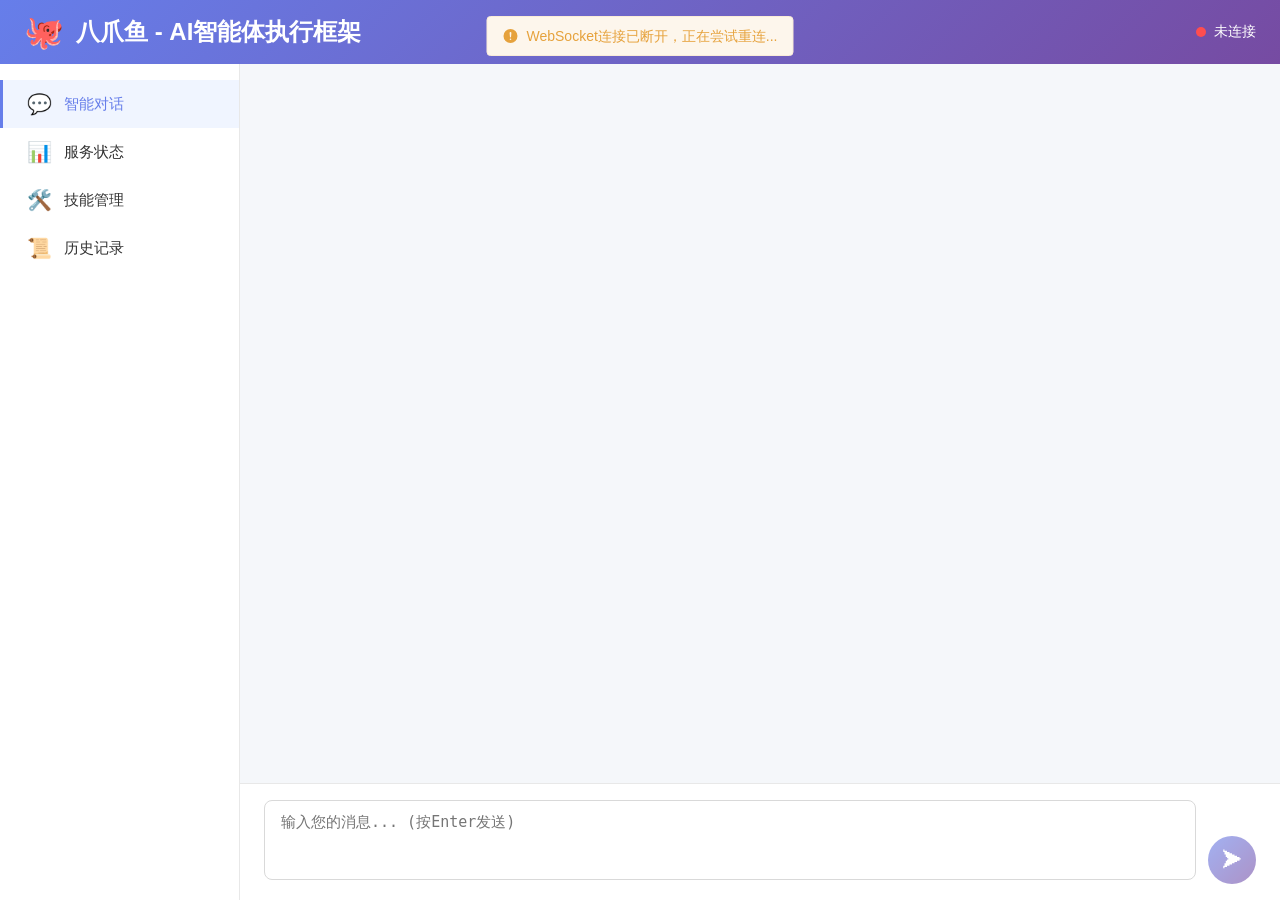
<file: src/services/access/web/index.html>
<!DOCTYPE html>
<html lang="zh-CN">
<head>
    <meta charset="UTF-8">
    <meta name="viewport" content="width=device-width, initial-scale=1.0">
    <title>八爪鱼 - AI智能体执行框架</title>
    <link rel="stylesheet" href="./css/element-plus.css" />
    <link rel="stylesheet" href="./styles.css" />
</head>
<body>
    <div id="app"></div>
    
    <script src="./js/vue.global.js"></script>
    <script src="./js/element-plus.full.js"></script>
    <script src="./js/element-plus-icons.js"></script>
    <script src="./app.js"></script>
</body>
</html>
</file>
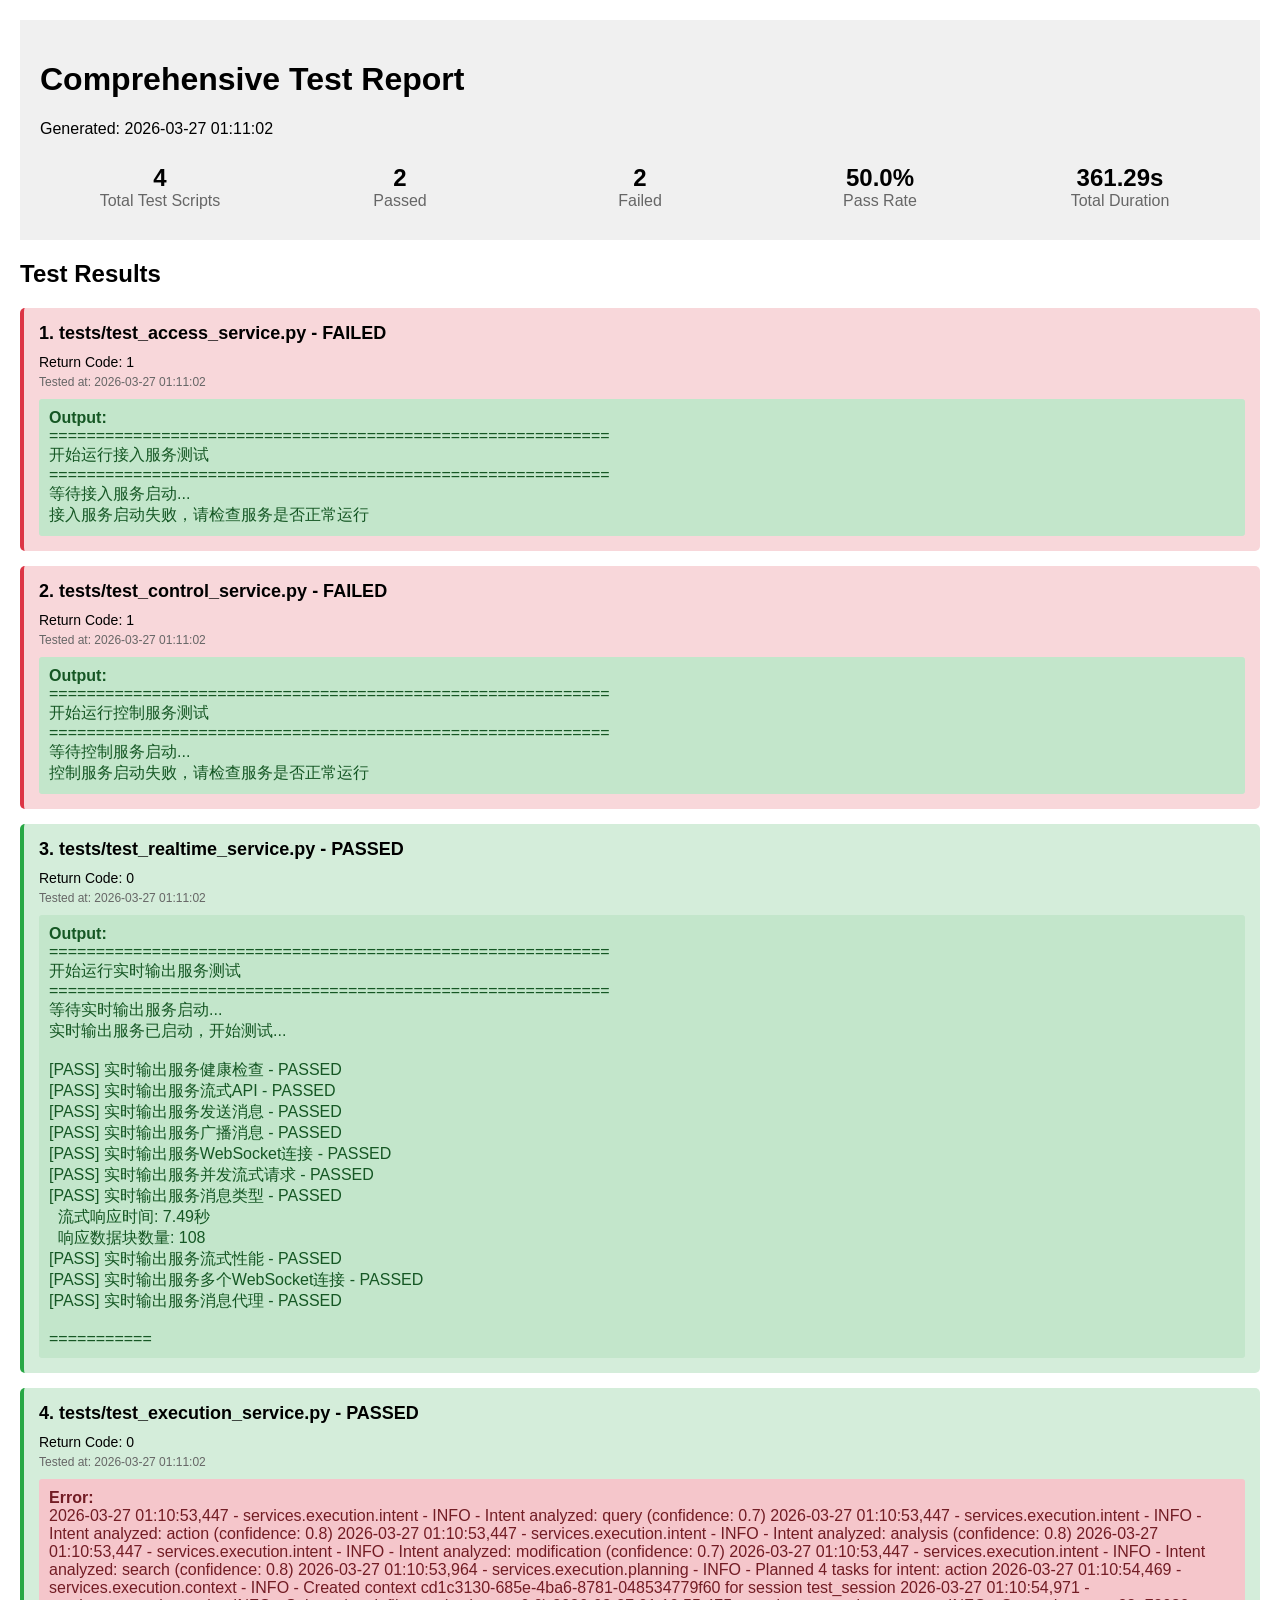
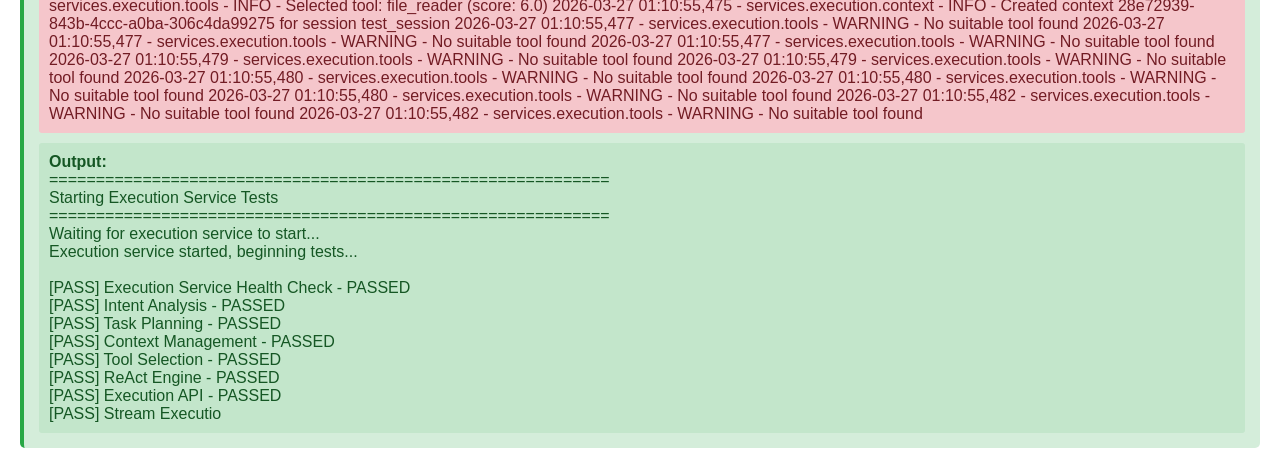
<file: test_reports/comprehensive_test_report.html>
<!DOCTYPE html>
        <html>
        <head>
            <title>Comprehensive Test Report</title>
            <style>
                body { font-family: Arial, sans-serif; margin: 20px; }
                .header { background-color: #f0f0f0; padding: 20px; margin-bottom: 20px; }
                .summary { display: flex; justify-content: space-between; flex-wrap: wrap; }
                .summary-item { text-align: center; flex: 1; min-width: 150px; margin: 10px; }
                .summary-value { font-size: 24px; font-weight: bold; }
                .summary-label { color: #666; }
                .test-results { margin-top: 20px; }
                .test-result { padding: 15px; margin-bottom: 15px; border-radius: 5px; border-left: 4px solid #ccc; }
                .passed { background-color: #d4edda; border-left-color: #28a745; }
                .failed { background-color: #f8d7da; border-left-color: #dc3545; }
                .test-name { font-size: 18px; font-weight: bold; margin-bottom: 10px; }
                .test-details { margin-top: 10px; font-size: 14px; }
                .error { color: #721c24; margin-top: 10px; padding: 10px; background-color: #f5c6cb; border-radius: 3px; }
                .stdout { color: #155724; margin-top: 10px; padding: 10px; background-color: #c3e6cb; border-radius: 3px; white-space: pre-wrap; }
                .timestamp { color: #666; font-size: 12px; margin-top: 5px; }
            </style>
        </head>
        <body>
            <div class="header">
                <h1>Comprehensive Test Report</h1>
                <p>Generated: 2026-03-27 01:11:02</p>
                <div class="summary">
                    <div class="summary-item">
                        <div class="summary-value">4</div>
                        <div class="summary-label">Total Test Scripts</div>
                    </div>
                    <div class="summary-item">
                        <div class="summary-value">2</div>
                        <div class="summary-label">Passed</div>
                    </div>
                    <div class="summary-item">
                        <div class="summary-value">2</div>
                        <div class="summary-label">Failed</div>
                    </div>
                    <div class="summary-item">
                        <div class="summary-value">50.0%</div>
                        <div class="summary-label">Pass Rate</div>
                    </div>
                    <div class="summary-item">
                        <div class="summary-value">361.29s</div>
                        <div class="summary-label">Total Duration</div>
                    </div>
                </div>
            </div>
            <div class="test-results">
                <h2>Test Results</h2>
        
                <div class="test-result failed">
                    <div class="test-name">1. tests/test_access_service.py - FAILED</div>
                    <div class="test-details">
                        <div>Return Code: 1</div>
                        <div class="timestamp">Tested at: 2026-03-27 01:11:02</div>
                    </div>
                    
                    <div class="stdout"><strong>Output:</strong><br>============================================================
开始运行接入服务测试
============================================================
等待接入服务启动...
接入服务启动失败，请检查服务是否正常运行
</div>
                </div>
            
                <div class="test-result failed">
                    <div class="test-name">2. tests/test_control_service.py - FAILED</div>
                    <div class="test-details">
                        <div>Return Code: 1</div>
                        <div class="timestamp">Tested at: 2026-03-27 01:11:02</div>
                    </div>
                    
                    <div class="stdout"><strong>Output:</strong><br>============================================================
开始运行控制服务测试
============================================================
等待控制服务启动...
控制服务启动失败，请检查服务是否正常运行
</div>
                </div>
            
                <div class="test-result passed">
                    <div class="test-name">3. tests/test_realtime_service.py - PASSED</div>
                    <div class="test-details">
                        <div>Return Code: 0</div>
                        <div class="timestamp">Tested at: 2026-03-27 01:11:02</div>
                    </div>
                    
                    <div class="stdout"><strong>Output:</strong><br>============================================================
开始运行实时输出服务测试
============================================================
等待实时输出服务启动...
实时输出服务已启动，开始测试...

[PASS] 实时输出服务健康检查 - PASSED
[PASS] 实时输出服务流式API - PASSED
[PASS] 实时输出服务发送消息 - PASSED
[PASS] 实时输出服务广播消息 - PASSED
[PASS] 实时输出服务WebSocket连接 - PASSED
[PASS] 实时输出服务并发流式请求 - PASSED
[PASS] 实时输出服务消息类型 - PASSED
  流式响应时间: 7.49秒
  响应数据块数量: 108
[PASS] 实时输出服务流式性能 - PASSED
[PASS] 实时输出服务多个WebSocket连接 - PASSED
[PASS] 实时输出服务消息代理 - PASSED

===========</div>
                </div>
            
                <div class="test-result passed">
                    <div class="test-name">4. tests/test_execution_service.py - PASSED</div>
                    <div class="test-details">
                        <div>Return Code: 0</div>
                        <div class="timestamp">Tested at: 2026-03-27 01:11:02</div>
                    </div>
                    <div class="error"><strong>Error:</strong><br>2026-03-27 01:10:53,447 - services.execution.intent - INFO - Intent analyzed: query (confidence: 0.7)
2026-03-27 01:10:53,447 - services.execution.intent - INFO - Intent analyzed: action (confidence: 0.8)
2026-03-27 01:10:53,447 - services.execution.intent - INFO - Intent analyzed: analysis (confidence: 0.8)
2026-03-27 01:10:53,447 - services.execution.intent - INFO - Intent analyzed: modification (confidence: 0.7)
2026-03-27 01:10:53,447 - services.execution.intent - INFO - Intent analyzed: search (confidence: 0.8)
2026-03-27 01:10:53,964 - services.execution.planning - INFO - Planned 4 tasks for intent: action
2026-03-27 01:10:54,469 - services.execution.context - INFO - Created context cd1c3130-685e-4ba6-8781-048534779f60 for session test_session
2026-03-27 01:10:54,971 - services.execution.tools - INFO - Selected tool: file_reader (score: 6.0)
2026-03-27 01:10:55,475 - services.execution.context - INFO - Created context 28e72939-843b-4ccc-a0ba-306c4da99275 for session test_session
2026-03-27 01:10:55,477 - services.execution.tools - WARNING - No suitable tool found
2026-03-27 01:10:55,477 - services.execution.tools - WARNING - No suitable tool found
2026-03-27 01:10:55,477 - services.execution.tools - WARNING - No suitable tool found
2026-03-27 01:10:55,479 - services.execution.tools - WARNING - No suitable tool found
2026-03-27 01:10:55,479 - services.execution.tools - WARNING - No suitable tool found
2026-03-27 01:10:55,480 - services.execution.tools - WARNING - No suitable tool found
2026-03-27 01:10:55,480 - services.execution.tools - WARNING - No suitable tool found
2026-03-27 01:10:55,480 - services.execution.tools - WARNING - No suitable tool found
2026-03-27 01:10:55,482 - services.execution.tools - WARNING - No suitable tool found
2026-03-27 01:10:55,482 - services.execution.tools - WARNING - No suitable tool found
</div>
                    <div class="stdout"><strong>Output:</strong><br>============================================================
Starting Execution Service Tests
============================================================
Waiting for execution service to start...
Execution service started, beginning tests...

[PASS] Execution Service Health Check - PASSED
[PASS] Intent Analysis - PASSED
[PASS] Task Planning - PASSED
[PASS] Context Management - PASSED
[PASS] Tool Selection - PASSED
[PASS] ReAct Engine - PASSED
[PASS] Execution API - PASSED
[PASS] Stream Executio</div>
                </div>
            
            </div>
        </body>
        </html>
</file>
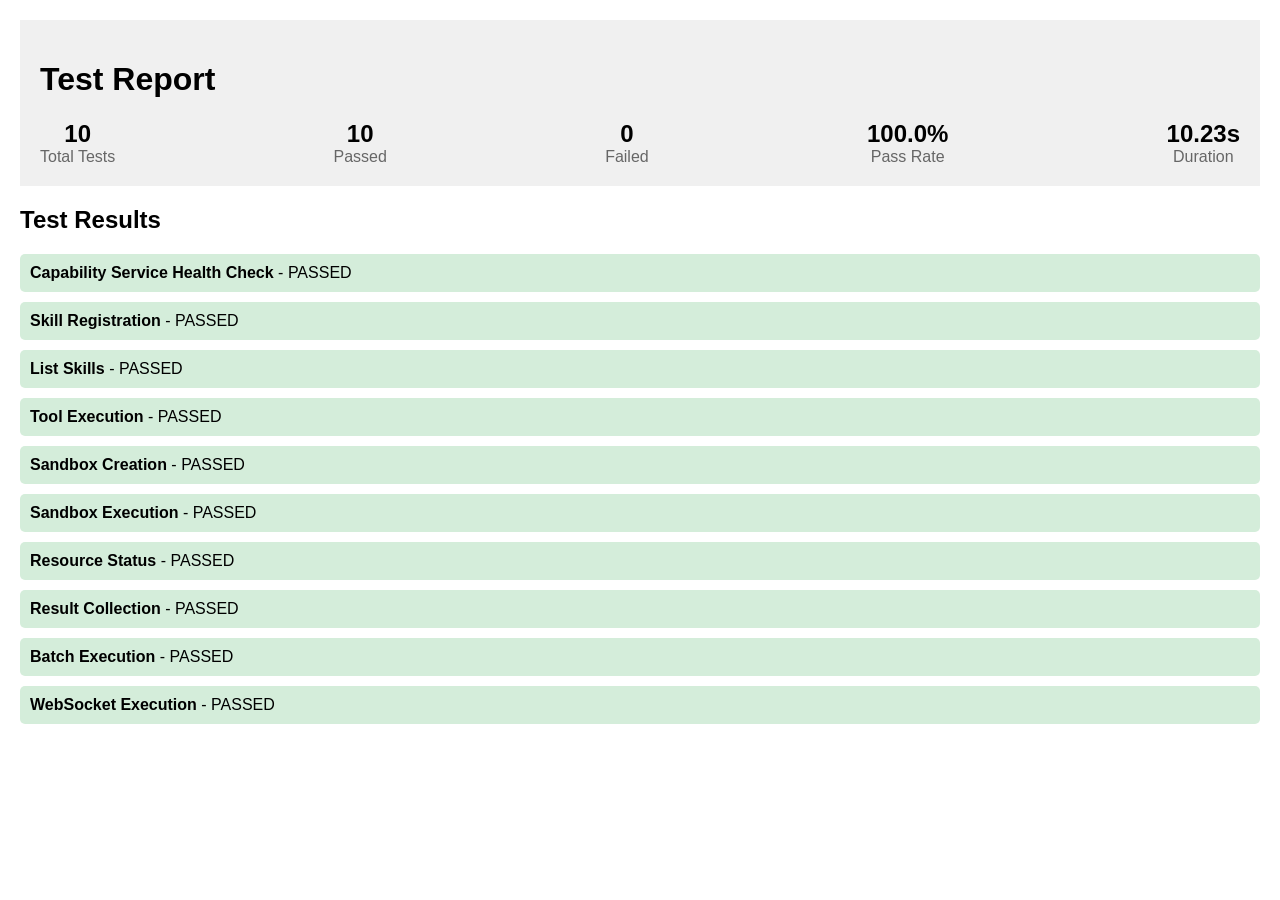
<file: test_reports/test_report.html>
<!DOCTYPE html>
        <html>
        <head>
            <title>Test Report</title>
            <style>
                body { font-family: Arial, sans-serif; margin: 20px; }
                .header { background-color: #f0f0f0; padding: 20px; margin-bottom: 20px; }
                .summary { display: flex; justify-content: space-between; }
                .summary-item { text-align: center; }
                .summary-value { font-size: 24px; font-weight: bold; }
                .summary-label { color: #666; }
                .test-results { margin-top: 20px; }
                .test-result { padding: 10px; margin-bottom: 10px; border-radius: 5px; }
                .passed { background-color: #d4edda; }
                .failed { background-color: #f8d7da; }
                .error { color: #721c24; margin-top: 5px; }
            </style>
        </head>
        <body>
            <div class="header">
                <h1>Test Report</h1>
                <div class="summary">
                    <div class="summary-item">
                        <div class="summary-value">10</div>
                        <div class="summary-label">Total Tests</div>
                    </div>
                    <div class="summary-item">
                        <div class="summary-value">10</div>
                        <div class="summary-label">Passed</div>
                    </div>
                    <div class="summary-item">
                        <div class="summary-value">0</div>
                        <div class="summary-label">Failed</div>
                    </div>
                    <div class="summary-item">
                        <div class="summary-value">100.0%</div>
                        <div class="summary-label">Pass Rate</div>
                    </div>
                    <div class="summary-item">
                        <div class="summary-value">10.23s</div>
                        <div class="summary-label">Duration</div>
                    </div>
                </div>
            </div>
            <div class="test-results">
                <h2>Test Results</h2>
        
                <div class="test-result passed">
                    <strong>Capability Service Health Check</strong> - PASSED
                    
                </div>
            
                <div class="test-result passed">
                    <strong>Skill Registration</strong> - PASSED
                    
                </div>
            
                <div class="test-result passed">
                    <strong>List Skills</strong> - PASSED
                    
                </div>
            
                <div class="test-result passed">
                    <strong>Tool Execution</strong> - PASSED
                    
                </div>
            
                <div class="test-result passed">
                    <strong>Sandbox Creation</strong> - PASSED
                    
                </div>
            
                <div class="test-result passed">
                    <strong>Sandbox Execution</strong> - PASSED
                    
                </div>
            
                <div class="test-result passed">
                    <strong>Resource Status</strong> - PASSED
                    
                </div>
            
                <div class="test-result passed">
                    <strong>Result Collection</strong> - PASSED
                    
                </div>
            
                <div class="test-result passed">
                    <strong>Batch Execution</strong> - PASSED
                    
                </div>
            
                <div class="test-result passed">
                    <strong>WebSocket Execution</strong> - PASSED
                    
                </div>
            
            </div>
        </body>
        </html>
</file>
<file: src/services/access/web/css/element-plus.css>
:root{--el-color-white:#fff;--el-color-black:#000;--el-color-primary-rgb:64, 158, 255;--el-color-success-rgb:103, 194, 58;--el-color-warning-rgb:230, 162, 60;--el-color-danger-rgb:245, 108, 108;--el-color-error-rgb:245, 108, 108;--el-color-info-rgb:144, 147, 153;--el-font-size-extra-large:20px;--el-font-size-large:18px;--el-font-size-medium:16px;--el-font-size-base:14px;--el-font-size-small:13px;--el-font-size-extra-small:12px;--el-font-family:"Helvetica Neue", Helvetica, "PingFang SC", "Hiragino Sans GB", "Microsoft YaHei", "微软雅黑", Arial, sans-serif;--el-font-weight-primary:500;--el-font-line-height-primary:24px;--el-index-normal:1;--el-index-top:1000;--el-index-popper:2000;--el-border-radius-base:4px;--el-border-radius-small:2px;--el-border-radius-round:20px;--el-border-radius-circle:100%;--el-transition-duration:.3s;--el-transition-duration-fast:.2s;--el-transition-function-ease-in-out-bezier:cubic-bezier(.645, .045, .355, 1);--el-transition-function-fast-bezier:cubic-bezier(.23, 1, .32, 1);--el-transition-all:all var(--el-transition-duration) var(--el-transition-function-ease-in-out-bezier);--el-transition-fade:opacity var(--el-transition-duration) var(--el-transition-function-fast-bezier);--el-transition-md-fade:transform var(--el-transition-duration) var(--el-transition-function-fast-bezier), opacity var(--el-transition-duration) var(--el-transition-function-fast-bezier);--el-transition-fade-linear:opacity var(--el-transition-duration-fast) linear;--el-transition-border:border-color var(--el-transition-duration-fast) var(--el-transition-function-ease-in-out-bezier);--el-transition-box-shadow:box-shadow var(--el-transition-duration-fast) var(--el-transition-function-ease-in-out-bezier);--el-transition-color:color var(--el-transition-duration-fast) var(--el-transition-function-ease-in-out-bezier);--el-component-size-large:40px;--el-component-size:32px;--el-component-size-small:24px;--lightningcss-light:initial;--lightningcss-dark: ;--lightningcss-light:initial;--lightningcss-dark: ;color-scheme:light;--el-color-primary:#409eff;--el-color-primary-light-3:#79bbff;--el-color-primary-light-5:#a0cfff;--el-color-primary-light-7:#c6e2ff;--el-color-primary-light-8:#d9ecff;--el-color-primary-light-9:#ecf5ff;--el-color-primary-dark-2:#337ecc;--el-color-success:#67c23a;--el-color-success-light-3:#95d475;--el-color-success-light-5:#b3e19d;--el-color-success-light-7:#d1edc4;--el-color-success-light-8:#e1f3d8;--el-color-success-light-9:#f0f9eb;--el-color-success-dark-2:#529b2e;--el-color-warning:#e6a23c;--el-color-warning-light-3:#eebe77;--el-color-warning-light-5:#f3d19e;--el-color-warning-light-7:#f8e3c5;--el-color-warning-light-8:#faecd8;--el-color-warning-light-9:#fdf6ec;--el-color-warning-dark-2:#b88230;--el-color-danger:#f56c6c;--el-color-danger-light-3:#f89898;--el-color-danger-light-5:#fab6b6;--el-color-danger-light-7:#fcd3d3;--el-color-danger-light-8:#fde2e2;--el-color-danger-light-9:#fef0f0;--el-color-danger-dark-2:#c45656;--el-color-error:#f56c6c;--el-color-error-light-3:#f89898;--el-color-error-light-5:#fab6b6;--el-color-error-light-7:#fcd3d3;--el-color-error-light-8:#fde2e2;--el-color-error-light-9:#fef0f0;--el-color-error-dark-2:#c45656;--el-color-info:#909399;--el-color-info-light-3:#b1b3b8;--el-color-info-light-5:#c8c9cc;--el-color-info-light-7:#dedfe0;--el-color-info-light-8:#e9e9eb;--el-color-info-light-9:#f4f4f5;--el-color-info-dark-2:#73767a;--el-bg-color:#fff;--el-bg-color-page:#f2f3f5;--el-bg-color-overlay:#fff;--el-text-color-primary:#303133;--el-text-color-regular:#606266;--el-text-color-secondary:#909399;--el-text-color-placeholder:#a8abb2;--el-text-color-disabled:#c0c4cc;--el-border-color:#dcdfe6;--el-border-color-light:#e4e7ed;--el-border-color-lighter:#ebeef5;--el-border-color-extra-light:#f2f6fc;--el-border-color-dark:#d4d7de;--el-border-color-darker:#cdd0d6;--el-fill-color:#f0f2f5;--el-fill-color-light:#f5f7fa;--el-fill-color-lighter:#fafafa;--el-fill-color-extra-light:#fafcff;--el-fill-color-dark:#ebedf0;--el-fill-color-darker:#e6e8eb;--el-fill-color-blank:#fff;--el-box-shadow:0px 12px 32px 4px #0000000a, 0px 8px 20px #00000014;--el-box-shadow-light:0px 0px 12px #0000001f;--el-box-shadow-lighter:0px 0px 6px #0000001f;--el-box-shadow-dark:0px 16px 48px 16px #00000014, 0px 12px 32px #0000001f, 0px 8px 16px -8px #00000029;--el-disabled-bg-color:var(--el-fill-color-light);--el-disabled-text-color:var(--el-text-color-placeholder);--el-disabled-border-color:var(--el-border-color-light);--el-overlay-color:#000c;--el-overlay-color-light:#000000b3;--el-overlay-color-lighter:#00000080;--el-mask-color:#ffffffe6;--el-mask-color-extra-light:#ffffff4d;--el-border-width:1px;--el-border-style:solid;--el-border-color-hover:var(--el-text-color-disabled);--el-border:var(--el-border-width) var(--el-border-style) var(--el-border-color);--el-svg-monochrome-grey:var(--el-border-color)}.fade-in-linear-enter-active,.fade-in-linear-leave-active{transition:var(--el-transition-fade-linear)}.fade-in-linear-enter-from,.fade-in-linear-leave-to{opacity:0}.el-fade-in-linear-enter-active,.el-fade-in-linear-leave-active{transition:var(--el-transition-fade-linear)}.el-fade-in-linear-enter-from,.el-fade-in-linear-leave-to{opacity:0}.el-fade-in-enter-active,.el-fade-in-leave-active{transition:all var(--el-transition-duration) cubic-bezier(.55, 0, .1, 1)}.el-fade-in-enter-from,.el-fade-in-leave-active{opacity:0}.el-zoom-in-center-enter-active,.el-zoom-in-center-leave-active{transition:all var(--el-transition-duration) cubic-bezier(.55, 0, .1, 1)}.el-zoom-in-center-enter-from,.el-zoom-in-center-leave-active{opacity:0;transform:scaleX(0)}.el-zoom-in-top-enter-active,.el-zoom-in-top-leave-active{opacity:1;transition:var(--el-transition-md-fade);transform-origin:top;transform:scaleY(1)}.el-zoom-in-top-enter-active[data-popper-placement^=top],.el-zoom-in-top-leave-active[data-popper-placement^=top]{transform-origin:bottom}.el-zoom-in-top-enter-from,.el-zoom-in-top-leave-active{opacity:0;transform:scaleY(0)}.el-zoom-in-bottom-enter-active,.el-zoom-in-bottom-leave-active{opacity:1;transition:var(--el-transition-md-fade);transform-origin:bottom;transform:scaleY(1)}.el-zoom-in-bottom-enter-from,.el-zoom-in-bottom-leave-active{opacity:0;transform:scaleY(0)}.el-zoom-in-left-enter-active,.el-zoom-in-left-leave-active{opacity:1;transition:var(--el-transition-md-fade);transform-origin:0 0;transform:scale(1)}.el-zoom-in-left-enter-from,.el-zoom-in-left-leave-active{opacity:0;transform:scale(.45)}.collapse-transition{transition:var(--el-transition-duration) height ease-in-out, var(--el-transition-duration) padding-top ease-in-out, var(--el-transition-duration) padding-bottom ease-in-out}.el-collapse-transition-leave-active,.el-collapse-transition-enter-active{transition:var(--el-transition-duration) max-height ease-in-out, var(--el-transition-duration) padding-top ease-in-out, var(--el-transition-duration) padding-bottom ease-in-out}.horizontal-collapse-transition{transition:var(--el-transition-duration) width ease-in-out, var(--el-transition-duration) padding-left ease-in-out, var(--el-transition-duration) padding-right ease-in-out}.el-list-enter-active,.el-list-leave-active{transition:all 1s}.el-list-enter-from,.el-list-leave-to{opacity:0;transform:translateY(-30px)}.el-list-leave-active{position:absolute!important}.el-opacity-transition{transition:opacity var(--el-transition-duration) cubic-bezier(.55, 0, .1, 1)}.el-icon--right{margin-left:5px}.el-icon--left{margin-right:5px}@keyframes rotating{0%{transform:rotate(0)}to{transform:rotate(360deg)}}.el-icon{--color:inherit;fill:currentColor;width:1em;height:1em;color:var(--color);line-height:1em;font-size:inherit;justify-content:center;align-items:center;display:inline-flex;position:relative}.el-icon.is-loading{animation:2s linear infinite rotating}.el-icon svg{width:1em;height:1em}.el-affix--fixed{position:fixed}.el-alert{--el-alert-padding:8px 16px;--el-alert-border-radius-base:var(--el-border-radius-base);--el-alert-title-font-size:14px;--el-alert-title-with-description-font-size:16px;--el-alert-description-font-size:14px;--el-alert-close-font-size:16px;--el-alert-close-customed-font-size:14px;--el-alert-icon-size:16px;--el-alert-icon-large-size:28px;width:100%;padding:var(--el-alert-padding);box-sizing:border-box;border-radius:var(--el-alert-border-radius-base);background-color:var(--el-color-white);opacity:1;transition:opacity var(--el-transition-duration-fast);align-items:center;margin:0;display:flex;position:relative;overflow:hidden}.el-alert.is-light .el-alert__close-btn{color:var(--el-text-color-placeholder)}.el-alert.is-dark .el-alert__close-btn,.el-alert.is-dark .el-alert__description{color:var(--el-color-white)}.el-alert.is-center{justify-content:center}.el-alert--primary{--el-alert-bg-color:var(--el-color-primary-light-9)}.el-alert--primary.is-light{background-color:var(--el-alert-bg-color);color:var(--el-color-primary)}.el-alert--primary.is-light .el-alert__description{color:var(--el-color-primary)}.el-alert--primary.is-dark{background-color:var(--el-color-primary);color:var(--el-color-white)}.el-alert--success{--el-alert-bg-color:var(--el-color-success-light-9)}.el-alert--success.is-light{background-color:var(--el-alert-bg-color);color:var(--el-color-success)}.el-alert--success.is-light .el-alert__description{color:var(--el-color-success)}.el-alert--success.is-dark{background-color:var(--el-color-success);color:var(--el-color-white)}.el-alert--info{--el-alert-bg-color:var(--el-color-info-light-9)}.el-alert--info.is-light{background-color:var(--el-alert-bg-color);color:var(--el-color-info)}.el-alert--info.is-light .el-alert__description{color:var(--el-color-info)}.el-alert--info.is-dark{background-color:var(--el-color-info);color:var(--el-color-white)}.el-alert--warning{--el-alert-bg-color:var(--el-color-warning-light-9)}.el-alert--warning.is-light{background-color:var(--el-alert-bg-color);color:var(--el-color-warning)}.el-alert--warning.is-light .el-alert__description{color:var(--el-color-warning)}.el-alert--warning.is-dark{background-color:var(--el-color-warning);color:var(--el-color-white)}.el-alert--error{--el-alert-bg-color:var(--el-color-error-light-9)}.el-alert--error.is-light{background-color:var(--el-alert-bg-color);color:var(--el-color-error)}.el-alert--error.is-light .el-alert__description{color:var(--el-color-error)}.el-alert--error.is-dark{background-color:var(--el-color-error);color:var(--el-color-white)}.el-alert__content{flex-direction:column;gap:4px;display:flex}.el-alert .el-alert__icon{font-size:var(--el-alert-icon-size);width:var(--el-alert-icon-size);margin-right:8px}.el-alert .el-alert__icon.is-big{font-size:var(--el-alert-icon-large-size);width:var(--el-alert-icon-large-size);margin-right:12px}.el-alert__title{font-size:var(--el-alert-title-font-size);line-height:24px}.el-alert__title.with-description{font-size:var(--el-alert-title-with-description-font-size)}.el-alert .el-alert__description{font-size:var(--el-alert-description-font-size);margin:0}.el-alert .el-alert__close-btn{font-size:var(--el-alert-close-font-size);opacity:1;cursor:pointer;position:absolute;top:12px;right:16px}.el-alert .el-alert__close-btn.is-customed{font-style:normal;font-size:var(--el-alert-close-customed-font-size);line-height:24px;top:8px}.el-alert-fade-enter-from,.el-alert-fade-leave-active{opacity:0}.el-aside{box-sizing:border-box;width:var(--el-aside-width,300px);flex-shrink:0;overflow:auto}.el-autocomplete{--el-input-text-color:var(--el-text-color-regular);--el-input-border:var(--el-border);--el-input-hover-border:var(--el-border-color-hover);--el-input-focus-border:var(--el-color-primary);--el-input-transparent-border:0 0 0 1px transparent inset;--el-input-border-color:var(--el-border-color);--el-input-border-radius:var(--el-border-radius-base);--el-input-bg-color:var(--el-fill-color-blank);--el-input-icon-color:var(--el-text-color-placeholder);--el-input-placeholder-color:var(--el-text-color-placeholder);--el-input-hover-border-color:var(--el-border-color-hover);--el-input-clear-hover-color:var(--el-text-color-secondary);--el-input-focus-border-color:var(--el-color-primary);--el-input-width:100%;width:var(--el-input-width);display:inline-block;position:relative}.el-autocomplete__popper.el-popper{background:var(--el-bg-color-overlay);border:1px solid var(--el-border-color-light);box-shadow:var(--el-box-shadow-light)}.el-autocomplete__popper.el-popper .el-popper__arrow:before{border:1px solid var(--el-border-color-light)}.el-autocomplete__popper.el-popper[data-popper-placement^=top] .el-popper__arrow:before{border-top-color:#0000;border-left-color:#0000}.el-autocomplete__popper.el-popper[data-popper-placement^=bottom] .el-popper__arrow:before{border-bottom-color:#0000;border-right-color:#0000}.el-autocomplete__popper.el-popper[data-popper-placement^=left] .el-popper__arrow:before{border-bottom-color:#0000;border-left-color:#0000}.el-autocomplete__popper.el-popper[data-popper-placement^=right] .el-popper__arrow:before{border-top-color:#0000;border-right-color:#0000}.el-autocomplete-suggestion{border-radius:var(--el-border-radius-base);box-sizing:border-box}.el-autocomplete-suggestion__header{border-bottom:1px solid var(--el-border-color-lighter);padding:10px}.el-autocomplete-suggestion__footer{border-top:1px solid var(--el-border-color-lighter);padding:10px}.el-autocomplete-suggestion__wrap{box-sizing:border-box;max-height:280px;padding:10px 0}.el-autocomplete-suggestion__list{margin:0;padding:0}.el-autocomplete-suggestion li{cursor:pointer;color:var(--el-text-color-regular);line-height:34px;font-size:var(--el-font-size-base);text-align:left;text-overflow:ellipsis;white-space:nowrap;margin:0;padding:0 20px;list-style:none;overflow:hidden}.el-autocomplete-suggestion li:hover,.el-autocomplete-suggestion li.highlighted{background-color:var(--el-fill-color-light)}.el-autocomplete-suggestion li.divider{border-top:1px solid var(--el-color-black);margin-top:6px}.el-autocomplete-suggestion li.divider:last-child{margin-bottom:-6px}.el-autocomplete-suggestion.is-loading li{cursor:default;height:100px;color:var(--el-text-color-secondary);justify-content:center;align-items:center;font-size:20px;display:flex}.el-autocomplete-suggestion.is-loading li:hover{background-color:var(--el-bg-color-overlay)}.el-avatar{--el-avatar-text-color:var(--el-color-white);--el-avatar-bg-color:var(--el-text-color-disabled);--el-avatar-text-size:14px;--el-avatar-icon-size:18px;--el-avatar-border-radius:var(--el-border-radius-base);--el-avatar-size-large:56px;--el-avatar-size:40px;--el-avatar-size-small:24px;box-sizing:border-box;text-align:center;color:var(--el-avatar-text-color);background:var(--el-avatar-bg-color);width:var(--el-avatar-size);height:var(--el-avatar-size);font-size:var(--el-avatar-text-size);outline:none;justify-content:center;align-items:center;display:inline-flex;overflow:hidden}.el-avatar>img{width:100%;height:100%;display:block}.el-avatar--circle{border-radius:50%}.el-avatar--square{border-radius:var(--el-avatar-border-radius)}.el-avatar--icon{font-size:var(--el-avatar-icon-size)}.el-avatar--small{--el-avatar-size:24px}.el-avatar--large{--el-avatar-size:56px}.el-avatar-group{--el-avatar-group-item-gap:-8px;--el-avatar-group-collapse-item-gap:4px;display:inline-flex}.el-avatar-group .el-avatar{border:1px solid var(--el-border-color-extra-light)}.el-avatar-group .el-avatar:not(:first-child){margin-left:var(--el-avatar-group-item-gap)}.el-avatar-group__collapse-avatars{--el-avatar-group-item-gap:-8px;--el-avatar-group-collapse-item-gap:4px}.el-avatar-group__collapse-avatars .el-avatar:not(:first-child){margin-left:var(--el-avatar-group-collapse-item-gap)}.el-backtop{--el-backtop-bg-color:var(--el-bg-color-overlay);--el-backtop-text-color:var(--el-color-primary);--el-backtop-hover-bg-color:var(--el-border-color-extra-light);background-color:var(--el-backtop-bg-color);width:40px;height:40px;color:var(--el-backtop-text-color);box-shadow:var(--el-box-shadow-lighter);cursor:pointer;z-index:5;border-radius:50%;justify-content:center;align-items:center;font-size:20px;display:flex;position:fixed}.el-backtop:hover{background-color:var(--el-backtop-hover-bg-color)}.el-backtop__icon{font-size:20px}.el-badge{--el-badge-bg-color:var(--el-color-danger);--el-badge-radius:10px;--el-badge-font-size:12px;--el-badge-padding:6px;--el-badge-size:18px;vertical-align:middle;width:-moz-fit-content;width:fit-content;display:inline-block;position:relative}.el-badge__content{background-color:var(--el-badge-bg-color);border-radius:var(--el-badge-radius);color:var(--el-color-white);font-size:var(--el-badge-font-size);height:var(--el-badge-size);padding:0 var(--el-badge-padding);white-space:nowrap;border:1px solid var(--el-bg-color);justify-content:center;align-items:center;display:inline-flex}.el-badge__content.is-fixed{top:0;right:calc(1px + var(--el-badge-size) / 2);z-index:var(--el-index-normal);position:absolute;transform:translateY(-50%)translate(100%)}.el-badge__content.is-fixed.is-dot{right:5px}.el-badge__content.is-dot{border-radius:50%;width:8px;height:8px;padding:0;right:0}.el-badge__content.is-hide-zero{display:none}.el-badge__content--primary{background-color:var(--el-color-primary)}.el-badge__content--success{background-color:var(--el-color-success)}.el-badge__content--warning{background-color:var(--el-color-warning)}.el-badge__content--info{background-color:var(--el-color-info)}.el-badge__content--danger{background-color:var(--el-color-danger)}.el-breadcrumb__separator{color:var(--el-text-color-placeholder);margin:0 9px;font-weight:700}.el-breadcrumb__separator.el-icon{margin:0 6px;font-weight:400}.el-breadcrumb__separator.el-icon svg{vertical-align:middle}.el-breadcrumb__item{float:left;align-items:center;display:inline-flex}.el-breadcrumb__inner{color:var(--el-text-color-regular)}.el-breadcrumb__inner.is-link,.el-breadcrumb__inner a{transition:var(--el-transition-color);color:var(--el-text-color-primary);font-weight:700;text-decoration:none}.el-breadcrumb__inner.is-link:hover,.el-breadcrumb__inner a:hover{color:var(--el-color-primary);cursor:pointer}.el-breadcrumb__item:last-child .el-breadcrumb__inner,.el-breadcrumb__item:last-child .el-breadcrumb__inner:hover,.el-breadcrumb__item:last-child .el-breadcrumb__inner a,.el-breadcrumb__item:last-child .el-breadcrumb__inner a:hover{color:var(--el-text-color-regular);cursor:text;font-weight:400}.el-breadcrumb__item:last-child .el-breadcrumb__separator{display:none}.el-breadcrumb{font-size:14px;line-height:1}.el-breadcrumb:before,.el-breadcrumb:after{content:"";display:table}.el-breadcrumb:after{clear:both}.el-button-group>.el-button+.el-button{margin-left:0}.el-button-group>.el-button:first-child:last-child{border-top-right-radius:var(--el-border-radius-base);border-bottom-right-radius:var(--el-border-radius-base);border-top-left-radius:var(--el-border-radius-base);border-bottom-left-radius:var(--el-border-radius-base)}.el-button-group>.el-button:first-child:last-child.is-round{border-radius:var(--el-border-radius-round)}.el-button-group>.el-button:first-child:last-child.is-circle{border-radius:50%}.el-button-group>.el-button:not(:first-child):not(:last-child){border-radius:0}.el-button-group>.el-button:hover,.el-button-group>.el-button:focus,.el-button-group>.el-button:active,.el-button-group>.el-button.is-active{z-index:1}.el-button-group--horizontal{vertical-align:middle;display:inline-block}.el-button-group--horizontal:before,.el-button-group--horizontal:after{content:"";display:table}.el-button-group--horizontal:after{clear:both}.el-button-group--horizontal>.el-button{float:left;position:relative}.el-button-group--horizontal>.el-button:first-child{border-top-right-radius:0;border-bottom-right-radius:0}.el-button-group--horizontal>.el-button:last-child{border-top-left-radius:0;border-bottom-left-radius:0}.el-button-group--horizontal>.el-button:not(:last-child){margin-right:-1px}.el-button-group--horizontal .el-button--primary:first-child{border-right-color:var(--el-button-divide-border-color)}.el-button-group--horizontal .el-button--primary:last-child{border-left-color:var(--el-button-divide-border-color)}.el-button-group--horizontal .el-button--primary:not(:first-child):not(:last-child){border-left-color:var(--el-button-divide-border-color);border-right-color:var(--el-button-divide-border-color)}.el-button-group--horizontal .el-button--success:first-child{border-right-color:var(--el-button-divide-border-color)}.el-button-group--horizontal .el-button--success:last-child{border-left-color:var(--el-button-divide-border-color)}.el-button-group--horizontal .el-button--success:not(:first-child):not(:last-child){border-left-color:var(--el-button-divide-border-color);border-right-color:var(--el-button-divide-border-color)}.el-button-group--horizontal .el-button--warning:first-child{border-right-color:var(--el-button-divide-border-color)}.el-button-group--horizontal .el-button--warning:last-child{border-left-color:var(--el-button-divide-border-color)}.el-button-group--horizontal .el-button--warning:not(:first-child):not(:last-child){border-left-color:var(--el-button-divide-border-color);border-right-color:var(--el-button-divide-border-color)}.el-button-group--horizontal .el-button--danger:first-child{border-right-color:var(--el-button-divide-border-color)}.el-button-group--horizontal .el-button--danger:last-child{border-left-color:var(--el-button-divide-border-color)}.el-button-group--horizontal .el-button--danger:not(:first-child):not(:last-child){border-left-color:var(--el-button-divide-border-color);border-right-color:var(--el-button-divide-border-color)}.el-button-group--horizontal .el-button--info:first-child{border-right-color:var(--el-button-divide-border-color)}.el-button-group--horizontal .el-button--info:last-child{border-left-color:var(--el-button-divide-border-color)}.el-button-group--horizontal .el-button--info:not(:first-child):not(:last-child){border-left-color:var(--el-button-divide-border-color);border-right-color:var(--el-button-divide-border-color)}.el-button-group--horizontal>.el-dropdown>.el-button{border-left-color:var(--el-button-divide-border-color);border-top-left-radius:0;border-bottom-left-radius:0}.el-button-group--vertical{flex-direction:column;align-items:stretch;display:inline-flex}.el-button-group--vertical>.el-button{margin-top:-1px}.el-button-group--vertical>.el-button:first-child{border-bottom-right-radius:0;border-bottom-left-radius:0}.el-button-group--vertical>.el-button:last-child{border-top-left-radius:0;border-top-right-radius:0}.el-button-group--vertical>.el-dropdown{margin-top:-1px}.el-button-group--vertical>.el-dropdown>.el-button{border-left-color:var(--el-button-divide-border-color);border-top-left-radius:0;border-top-right-radius:0}.el-button-group--vertical .el-button--primary:first-child{border-bottom-color:var(--el-button-divide-border-color)}.el-button-group--vertical .el-button--primary:last-child{border-top-color:var(--el-button-divide-border-color)}.el-button-group--vertical .el-button--primary:not(:first-child):not(:last-child){border-top-color:var(--el-button-divide-border-color);border-bottom-color:var(--el-button-divide-border-color)}.el-button-group--vertical .el-button--success:first-child{border-bottom-color:var(--el-button-divide-border-color)}.el-button-group--vertical .el-button--success:last-child{border-top-color:var(--el-button-divide-border-color)}.el-button-group--vertical .el-button--success:not(:first-child):not(:last-child){border-top-color:var(--el-button-divide-border-color);border-bottom-color:var(--el-button-divide-border-color)}.el-button-group--vertical .el-button--warning:first-child{border-bottom-color:var(--el-button-divide-border-color)}.el-button-group--vertical .el-button--warning:last-child{border-top-color:var(--el-button-divide-border-color)}.el-button-group--vertical .el-button--warning:not(:first-child):not(:last-child){border-top-color:var(--el-button-divide-border-color);border-bottom-color:var(--el-button-divide-border-color)}.el-button-group--vertical .el-button--danger:first-child{border-bottom-color:var(--el-button-divide-border-color)}.el-button-group--vertical .el-button--danger:last-child{border-top-color:var(--el-button-divide-border-color)}.el-button-group--vertical .el-button--danger:not(:first-child):not(:last-child){border-top-color:var(--el-button-divide-border-color);border-bottom-color:var(--el-button-divide-border-color)}.el-button-group--vertical .el-button--info:first-child{border-bottom-color:var(--el-button-divide-border-color)}.el-button-group--vertical .el-button--info:last-child{border-top-color:var(--el-button-divide-border-color)}.el-button-group--vertical .el-button--info:not(:first-child):not(:last-child){border-top-color:var(--el-button-divide-border-color);border-bottom-color:var(--el-button-divide-border-color)}.el-button{--el-button-font-weight:var(--el-font-weight-primary);--el-button-border-color:var(--el-border-color);--el-button-bg-color:var(--el-fill-color-blank);--el-button-text-color:var(--el-text-color-regular);--el-button-disabled-text-color:var(--el-disabled-text-color);--el-button-disabled-bg-color:var(--el-fill-color-blank);--el-button-disabled-border-color:var(--el-border-color-light);--el-button-divide-border-color:#ffffff80;--el-button-hover-text-color:var(--el-color-primary);--el-button-hover-bg-color:var(--el-color-primary-light-9);--el-button-hover-border-color:var(--el-color-primary-light-7);--el-button-active-text-color:var(--el-button-hover-text-color);--el-button-active-border-color:var(--el-color-primary);--el-button-active-bg-color:var(--el-button-hover-bg-color);--el-button-outline-color:var(--el-color-primary-light-5);--el-button-hover-link-text-color:var(--el-text-color-secondary);--el-button-active-color:var(--el-text-color-primary);white-space:nowrap;cursor:pointer;height:32px;color:var(--el-button-text-color);text-align:center;box-sizing:border-box;line-height:1;font-weight:var(--el-button-font-weight);-webkit-user-select:none;user-select:none;vertical-align:middle;-webkit-appearance:none;background-color:var(--el-button-bg-color);border:var(--el-border);border-color:var(--el-button-border-color);outline:none;justify-content:center;align-items:center;transition:all .1s;display:inline-flex}.el-button:hover{color:var(--el-button-hover-text-color);border-color:var(--el-button-hover-border-color);background-color:var(--el-button-hover-bg-color);outline:none}.el-button:active{color:var(--el-button-active-text-color);border-color:var(--el-button-active-border-color);background-color:var(--el-button-active-bg-color);outline:none}.el-button:focus-visible{outline:2px solid var(--el-button-outline-color);outline-offset:1px;transition:outline-offset,outline}.el-button>span{align-items:center;display:inline-flex}.el-button+.el-button{margin-left:12px}.el-button{font-size:var(--el-font-size-base);border-radius:var(--el-border-radius-base);padding:8px 15px}.el-button.is-round{padding:8px 15px}.el-button::-moz-focus-inner{border:0}.el-button [class*=el-icon]+span{margin-left:6px}.el-button [class*=el-icon] svg{vertical-align:bottom}.el-button.is-plain{--el-button-hover-text-color:var(--el-color-primary);--el-button-hover-bg-color:var(--el-fill-color-blank);--el-button-hover-border-color:var(--el-color-primary)}.el-button.is-active{color:var(--el-button-active-text-color);border-color:var(--el-button-active-border-color);background-color:var(--el-button-active-bg-color);outline:none}.el-button.is-disabled,.el-button.is-disabled:hover{color:var(--el-button-disabled-text-color);cursor:not-allowed;background-image:none;background-color:var(--el-button-disabled-bg-color);border-color:var(--el-button-disabled-border-color)}.el-button.is-loading{pointer-events:none;position:relative}.el-button.is-loading:before{z-index:1;pointer-events:none;content:"";border-radius:inherit;background-color:var(--el-mask-color-extra-light);position:absolute;top:-1px;bottom:-1px;left:-1px;right:-1px}.el-button.is-round{border-radius:var(--el-border-radius-round)}.el-button.is-dashed{--el-button-hover-text-color:var(--el-color-primary);--el-button-hover-bg-color:var(--el-fill-color-blank);--el-button-hover-border-color:var(--el-color-primary);border-style:dashed}.el-button.is-circle{border-radius:50%;width:32px;padding:8px}.el-button.is-text{color:var(--el-button-text-color);background-color:#0000;border:0 solid #0000}.el-button.is-text.is-disabled{color:var(--el-button-disabled-text-color);background-color:#0000!important}.el-button.is-text:not(.is-disabled):hover{background-color:var(--el-fill-color-light)}.el-button.is-text:not(.is-disabled):focus-visible{outline:2px solid var(--el-button-outline-color);outline-offset:1px;transition:outline-offset,outline}.el-button.is-text:not(.is-disabled):active{background-color:var(--el-fill-color)}.el-button.is-text:not(.is-disabled).is-has-bg{background-color:var(--el-fill-color-light)}.el-button.is-text:not(.is-disabled).is-has-bg:hover{background-color:var(--el-fill-color)}.el-button.is-text:not(.is-disabled).is-has-bg:active{background-color:var(--el-fill-color-dark)}.el-button__text--expand{letter-spacing:.3em;margin-right:-.3em}.el-button.is-link{color:var(--el-button-text-color);background:0 0;border-color:#0000;height:auto;padding:2px}.el-button.is-link:hover{color:var(--el-button-hover-link-text-color)}.el-button.is-link.is-disabled{color:var(--el-button-disabled-text-color);background-color:#0000!important;border-color:#0000!important}.el-button.is-link:not(.is-disabled):hover{background-color:#0000;border-color:#0000}.el-button.is-link:not(.is-disabled):active{color:var(--el-button-active-color);background-color:#0000;border-color:#0000}.el-button--text{color:var(--el-color-primary);background:0 0;border-color:#0000;padding-left:0;padding-right:0}.el-button--text.is-disabled{color:var(--el-button-disabled-text-color);background-color:#0000!important;border-color:#0000!important}.el-button--text:not(.is-disabled):hover{color:var(--el-color-primary-light-3);background-color:#0000;border-color:#0000}.el-button--text:not(.is-disabled):active{color:var(--el-color-primary-dark-2);background-color:#0000;border-color:#0000}.el-button__link--expand{letter-spacing:.3em;margin-right:-.3em}.el-button--primary{--el-button-text-color:var(--el-color-white);--el-button-bg-color:var(--el-color-primary);--el-button-border-color:var(--el-color-primary);--el-button-outline-color:var(--el-color-primary-light-5);--el-button-active-color:var(--el-color-primary-dark-2);--el-button-hover-text-color:var(--el-color-white);--el-button-hover-link-text-color:var(--el-color-primary-light-5);--el-button-hover-bg-color:var(--el-color-primary-light-3);--el-button-hover-border-color:var(--el-color-primary-light-3);--el-button-active-bg-color:var(--el-color-primary-dark-2);--el-button-active-border-color:var(--el-color-primary-dark-2);--el-button-disabled-text-color:var(--el-color-white);--el-button-disabled-bg-color:var(--el-color-primary-light-5);--el-button-disabled-border-color:var(--el-color-primary-light-5)}.el-button--primary.is-plain,.el-button--primary.is-text,.el-button--primary.is-link{--el-button-text-color:var(--el-color-primary);--el-button-bg-color:var(--el-color-primary-light-9);--el-button-border-color:var(--el-color-primary-light-5);--el-button-hover-text-color:var(--el-color-white);--el-button-hover-bg-color:var(--el-color-primary);--el-button-hover-border-color:var(--el-color-primary);--el-button-active-text-color:var(--el-color-white)}.el-button--primary.is-plain.is-disabled,.el-button--primary.is-plain.is-disabled:hover,.el-button--primary.is-plain.is-disabled:focus,.el-button--primary.is-plain.is-disabled:active,.el-button--primary.is-text.is-disabled,.el-button--primary.is-text.is-disabled:hover,.el-button--primary.is-text.is-disabled:focus,.el-button--primary.is-text.is-disabled:active,.el-button--primary.is-link.is-disabled,.el-button--primary.is-link.is-disabled:hover,.el-button--primary.is-link.is-disabled:focus,.el-button--primary.is-link.is-disabled:active{color:var(--el-color-primary-light-5);background-color:var(--el-color-primary-light-9);border-color:var(--el-color-primary-light-8)}.el-button--primary.is-dashed{--el-button-text-color:var(--el-color-primary);--el-button-bg-color:var(--el-color-primary-light-9);--el-button-border-color:var(--el-color-primary-light-5);--el-button-hover-text-color:var(--el-color-primary);--el-button-hover-bg-color:var(--el-color-primary-light-9);--el-button-hover-border-color:var(--el-color-primary-light-3);--el-button-active-text-color:var(--el-color-primary-dark-2);--el-button-active-bg-color:var(--el-color-primary-light-9);--el-button-active-border-color:var(--el-color-primary-dark-2)}.el-button--primary.is-dashed.is-disabled,.el-button--primary.is-dashed.is-disabled:hover,.el-button--primary.is-dashed.is-disabled:focus,.el-button--primary.is-dashed.is-disabled:active{color:var(--el-color-primary-light-5);background-color:var(--el-color-primary-light-9);border-color:var(--el-color-primary-light-8)}.el-button--success{--el-button-text-color:var(--el-color-white);--el-button-bg-color:var(--el-color-success);--el-button-border-color:var(--el-color-success);--el-button-outline-color:var(--el-color-success-light-5);--el-button-active-color:var(--el-color-success-dark-2);--el-button-hover-text-color:var(--el-color-white);--el-button-hover-link-text-color:var(--el-color-success-light-5);--el-button-hover-bg-color:var(--el-color-success-light-3);--el-button-hover-border-color:var(--el-color-success-light-3);--el-button-active-bg-color:var(--el-color-success-dark-2);--el-button-active-border-color:var(--el-color-success-dark-2);--el-button-disabled-text-color:var(--el-color-white);--el-button-disabled-bg-color:var(--el-color-success-light-5);--el-button-disabled-border-color:var(--el-color-success-light-5)}.el-button--success.is-plain,.el-button--success.is-text,.el-button--success.is-link{--el-button-text-color:var(--el-color-success);--el-button-bg-color:var(--el-color-success-light-9);--el-button-border-color:var(--el-color-success-light-5);--el-button-hover-text-color:var(--el-color-white);--el-button-hover-bg-color:var(--el-color-success);--el-button-hover-border-color:var(--el-color-success);--el-button-active-text-color:var(--el-color-white)}.el-button--success.is-plain.is-disabled,.el-button--success.is-plain.is-disabled:hover,.el-button--success.is-plain.is-disabled:focus,.el-button--success.is-plain.is-disabled:active,.el-button--success.is-text.is-disabled,.el-button--success.is-text.is-disabled:hover,.el-button--success.is-text.is-disabled:focus,.el-button--success.is-text.is-disabled:active,.el-button--success.is-link.is-disabled,.el-button--success.is-link.is-disabled:hover,.el-button--success.is-link.is-disabled:focus,.el-button--success.is-link.is-disabled:active{color:var(--el-color-success-light-5);background-color:var(--el-color-success-light-9);border-color:var(--el-color-success-light-8)}.el-button--success.is-dashed{--el-button-text-color:var(--el-color-success);--el-button-bg-color:var(--el-color-success-light-9);--el-button-border-color:var(--el-color-success-light-5);--el-button-hover-text-color:var(--el-color-success);--el-button-hover-bg-color:var(--el-color-success-light-9);--el-button-hover-border-color:var(--el-color-success-light-3);--el-button-active-text-color:var(--el-color-success-dark-2);--el-button-active-bg-color:var(--el-color-success-light-9);--el-button-active-border-color:var(--el-color-success-dark-2)}.el-button--success.is-dashed.is-disabled,.el-button--success.is-dashed.is-disabled:hover,.el-button--success.is-dashed.is-disabled:focus,.el-button--success.is-dashed.is-disabled:active{color:var(--el-color-success-light-5);background-color:var(--el-color-success-light-9);border-color:var(--el-color-success-light-8)}.el-button--warning{--el-button-text-color:var(--el-color-white);--el-button-bg-color:var(--el-color-warning);--el-button-border-color:var(--el-color-warning);--el-button-outline-color:var(--el-color-warning-light-5);--el-button-active-color:var(--el-color-warning-dark-2);--el-button-hover-text-color:var(--el-color-white);--el-button-hover-link-text-color:var(--el-color-warning-light-5);--el-button-hover-bg-color:var(--el-color-warning-light-3);--el-button-hover-border-color:var(--el-color-warning-light-3);--el-button-active-bg-color:var(--el-color-warning-dark-2);--el-button-active-border-color:var(--el-color-warning-dark-2);--el-button-disabled-text-color:var(--el-color-white);--el-button-disabled-bg-color:var(--el-color-warning-light-5);--el-button-disabled-border-color:var(--el-color-warning-light-5)}.el-button--warning.is-plain,.el-button--warning.is-text,.el-button--warning.is-link{--el-button-text-color:var(--el-color-warning);--el-button-bg-color:var(--el-color-warning-light-9);--el-button-border-color:var(--el-color-warning-light-5);--el-button-hover-text-color:var(--el-color-white);--el-button-hover-bg-color:var(--el-color-warning);--el-button-hover-border-color:var(--el-color-warning);--el-button-active-text-color:var(--el-color-white)}.el-button--warning.is-plain.is-disabled,.el-button--warning.is-plain.is-disabled:hover,.el-button--warning.is-plain.is-disabled:focus,.el-button--warning.is-plain.is-disabled:active,.el-button--warning.is-text.is-disabled,.el-button--warning.is-text.is-disabled:hover,.el-button--warning.is-text.is-disabled:focus,.el-button--warning.is-text.is-disabled:active,.el-button--warning.is-link.is-disabled,.el-button--warning.is-link.is-disabled:hover,.el-button--warning.is-link.is-disabled:focus,.el-button--warning.is-link.is-disabled:active{color:var(--el-color-warning-light-5);background-color:var(--el-color-warning-light-9);border-color:var(--el-color-warning-light-8)}.el-button--warning.is-dashed{--el-button-text-color:var(--el-color-warning);--el-button-bg-color:var(--el-color-warning-light-9);--el-button-border-color:var(--el-color-warning-light-5);--el-button-hover-text-color:var(--el-color-warning);--el-button-hover-bg-color:var(--el-color-warning-light-9);--el-button-hover-border-color:var(--el-color-warning-light-3);--el-button-active-text-color:var(--el-color-warning-dark-2);--el-button-active-bg-color:var(--el-color-warning-light-9);--el-button-active-border-color:var(--el-color-warning-dark-2)}.el-button--warning.is-dashed.is-disabled,.el-button--warning.is-dashed.is-disabled:hover,.el-button--warning.is-dashed.is-disabled:focus,.el-button--warning.is-dashed.is-disabled:active{color:var(--el-color-warning-light-5);background-color:var(--el-color-warning-light-9);border-color:var(--el-color-warning-light-8)}.el-button--danger{--el-button-text-color:var(--el-color-white);--el-button-bg-color:var(--el-color-danger);--el-button-border-color:var(--el-color-danger);--el-button-outline-color:var(--el-color-danger-light-5);--el-button-active-color:var(--el-color-danger-dark-2);--el-button-hover-text-color:var(--el-color-white);--el-button-hover-link-text-color:var(--el-color-danger-light-5);--el-button-hover-bg-color:var(--el-color-danger-light-3);--el-button-hover-border-color:var(--el-color-danger-light-3);--el-button-active-bg-color:var(--el-color-danger-dark-2);--el-button-active-border-color:var(--el-color-danger-dark-2);--el-button-disabled-text-color:var(--el-color-white);--el-button-disabled-bg-color:var(--el-color-danger-light-5);--el-button-disabled-border-color:var(--el-color-danger-light-5)}.el-button--danger.is-plain,.el-button--danger.is-text,.el-button--danger.is-link{--el-button-text-color:var(--el-color-danger);--el-button-bg-color:var(--el-color-danger-light-9);--el-button-border-color:var(--el-color-danger-light-5);--el-button-hover-text-color:var(--el-color-white);--el-button-hover-bg-color:var(--el-color-danger);--el-button-hover-border-color:var(--el-color-danger);--el-button-active-text-color:var(--el-color-white)}.el-button--danger.is-plain.is-disabled,.el-button--danger.is-plain.is-disabled:hover,.el-button--danger.is-plain.is-disabled:focus,.el-button--danger.is-plain.is-disabled:active,.el-button--danger.is-text.is-disabled,.el-button--danger.is-text.is-disabled:hover,.el-button--danger.is-text.is-disabled:focus,.el-button--danger.is-text.is-disabled:active,.el-button--danger.is-link.is-disabled,.el-button--danger.is-link.is-disabled:hover,.el-button--danger.is-link.is-disabled:focus,.el-button--danger.is-link.is-disabled:active{color:var(--el-color-danger-light-5);background-color:var(--el-color-danger-light-9);border-color:var(--el-color-danger-light-8)}.el-button--danger.is-dashed{--el-button-text-color:var(--el-color-danger);--el-button-bg-color:var(--el-color-danger-light-9);--el-button-border-color:var(--el-color-danger-light-5);--el-button-hover-text-color:var(--el-color-danger);--el-button-hover-bg-color:var(--el-color-danger-light-9);--el-button-hover-border-color:var(--el-color-danger-light-3);--el-button-active-text-color:var(--el-color-danger-dark-2);--el-button-active-bg-color:var(--el-color-danger-light-9);--el-button-active-border-color:var(--el-color-danger-dark-2)}.el-button--danger.is-dashed.is-disabled,.el-button--danger.is-dashed.is-disabled:hover,.el-button--danger.is-dashed.is-disabled:focus,.el-button--danger.is-dashed.is-disabled:active{color:var(--el-color-danger-light-5);background-color:var(--el-color-danger-light-9);border-color:var(--el-color-danger-light-8)}.el-button--info{--el-button-text-color:var(--el-color-white);--el-button-bg-color:var(--el-color-info);--el-button-border-color:var(--el-color-info);--el-button-outline-color:var(--el-color-info-light-5);--el-button-active-color:var(--el-color-info-dark-2);--el-button-hover-text-color:var(--el-color-white);--el-button-hover-link-text-color:var(--el-color-info-light-5);--el-button-hover-bg-color:var(--el-color-info-light-3);--el-button-hover-border-color:var(--el-color-info-light-3);--el-button-active-bg-color:var(--el-color-info-dark-2);--el-button-active-border-color:var(--el-color-info-dark-2);--el-button-disabled-text-color:var(--el-color-white);--el-button-disabled-bg-color:var(--el-color-info-light-5);--el-button-disabled-border-color:var(--el-color-info-light-5)}.el-button--info.is-plain,.el-button--info.is-text,.el-button--info.is-link{--el-button-text-color:var(--el-color-info);--el-button-bg-color:var(--el-color-info-light-9);--el-button-border-color:var(--el-color-info-light-5);--el-button-hover-text-color:var(--el-color-white);--el-button-hover-bg-color:var(--el-color-info);--el-button-hover-border-color:var(--el-color-info);--el-button-active-text-color:var(--el-color-white)}.el-button--info.is-plain.is-disabled,.el-button--info.is-plain.is-disabled:hover,.el-button--info.is-plain.is-disabled:focus,.el-button--info.is-plain.is-disabled:active,.el-button--info.is-text.is-disabled,.el-button--info.is-text.is-disabled:hover,.el-button--info.is-text.is-disabled:focus,.el-button--info.is-text.is-disabled:active,.el-button--info.is-link.is-disabled,.el-button--info.is-link.is-disabled:hover,.el-button--info.is-link.is-disabled:focus,.el-button--info.is-link.is-disabled:active{color:var(--el-color-info-light-5);background-color:var(--el-color-info-light-9);border-color:var(--el-color-info-light-8)}.el-button--info.is-dashed{--el-button-text-color:var(--el-color-info);--el-button-bg-color:var(--el-color-info-light-9);--el-button-border-color:var(--el-color-info-light-5);--el-button-hover-text-color:var(--el-color-info);--el-button-hover-bg-color:var(--el-color-info-light-9);--el-button-hover-border-color:var(--el-color-info-light-3);--el-button-active-text-color:var(--el-color-info-dark-2);--el-button-active-bg-color:var(--el-color-info-light-9);--el-button-active-border-color:var(--el-color-info-dark-2)}.el-button--info.is-dashed.is-disabled,.el-button--info.is-dashed.is-disabled:hover,.el-button--info.is-dashed.is-disabled:focus,.el-button--info.is-dashed.is-disabled:active{color:var(--el-color-info-light-5);background-color:var(--el-color-info-light-9);border-color:var(--el-color-info-light-8)}.el-button--large{--el-button-size:40px;height:var(--el-button-size)}.el-button--large [class*=el-icon]+span{margin-left:8px}.el-button--large{font-size:var(--el-font-size-base);border-radius:var(--el-border-radius-base);padding:12px 19px}.el-button--large.is-round{padding:12px 19px}.el-button--large.is-circle{width:var(--el-button-size);padding:12px}.el-button--small{--el-button-size:24px;height:var(--el-button-size)}.el-button--small [class*=el-icon]+span{margin-left:4px}.el-button--small{border-radius:calc(var(--el-border-radius-base) - 1px);padding:5px 11px;font-size:12px}.el-button--small.is-round{padding:5px 11px}.el-button--small.is-circle{width:var(--el-button-size);padding:5px}.el-calendar{--el-calendar-border:var(--el-table-border,1px solid var(--el-border-color-lighter));--el-calendar-header-border-bottom:var(--el-calendar-border);--el-calendar-selected-bg-color:var(--el-color-primary-light-9);--el-calendar-cell-width:85px;background-color:var(--el-fill-color-blank)}.el-calendar__header{border-bottom:var(--el-calendar-header-border-bottom);justify-content:space-between;padding:12px 20px;display:flex}.el-calendar__title{color:var(--el-text-color);align-self:center}.el-calendar__body{padding:12px 20px 35px}.el-calendar__select-controller .el-select{margin-right:8px}.el-calendar__select-controller .el-calendar-select__year{width:120px}.el-calendar__select-controller .el-calendar-select__month{width:60px}.el-calendar-table{table-layout:fixed;width:100%}.el-calendar-table thead th{color:var(--el-text-color-regular);padding:12px 0;font-weight:400}.el-calendar-table:not(.is-range) td.prev,.el-calendar-table:not(.is-range) td.next{color:var(--el-text-color-placeholder)}.el-calendar-table td{border-bottom:var(--el-calendar-border);border-right:var(--el-calendar-border);vertical-align:top;transition:background-color var(--el-transition-duration-fast) ease}.el-calendar-table td.is-selected{background-color:var(--el-calendar-selected-bg-color)}.el-calendar-table td.is-today{color:var(--el-color-primary)}.el-calendar-table tr:first-child td{border-top:var(--el-calendar-border)}.el-calendar-table tr td:first-child{border-left:var(--el-calendar-border)}.el-calendar-table tr.el-calendar-table__row--hide-border td{border-top:none}.el-calendar-table .el-calendar-day{box-sizing:border-box;height:var(--el-calendar-cell-width);padding:8px}.el-calendar-table .el-calendar-day:hover{cursor:pointer;background-color:var(--el-calendar-selected-bg-color)}.el-card{--el-card-border-color:var(--el-border-color-light);--el-card-border-radius:4px;--el-card-padding:20px;--el-card-bg-color:var(--el-fill-color-blank);border-radius:var(--el-card-border-radius);border:1px solid var(--el-card-border-color);background-color:var(--el-card-bg-color);color:var(--el-text-color-primary);transition:var(--el-transition-duration);flex-direction:column;display:flex;overflow:hidden}.el-card.is-always-shadow,.el-card.is-hover-shadow:hover,.el-card.is-hover-shadow:focus{box-shadow:var(--el-box-shadow-light)}.el-card__header{padding:calc(var(--el-card-padding) - 2px) var(--el-card-padding);border-bottom:1px solid var(--el-card-border-color);box-sizing:border-box}.el-card__body{padding:var(--el-card-padding);flex-grow:1;overflow:auto}.el-card__footer{padding:calc(var(--el-card-padding) - 2px) var(--el-card-padding);border-top:1px solid var(--el-card-border-color);box-sizing:border-box}.el-carousel__item{width:100%;height:100%;z-index:calc(var(--el-index-normal) - 1);display:inline-block;position:absolute;top:0;left:0;overflow:hidden}.el-carousel__item.is-active{z-index:calc(var(--el-index-normal) - 1)}.el-carousel__item.is-animating{transition:transform .4s ease-in-out}.el-carousel__item--card{width:50%;transition:transform .4s ease-in-out}.el-carousel__item--card.is-in-stage{cursor:pointer;z-index:var(--el-index-normal)}.el-carousel__item--card.is-in-stage:hover .el-carousel__mask,.el-carousel__item--card.is-in-stage.is-hover .el-carousel__mask{opacity:.12}.el-carousel__item--card.is-active{z-index:calc(var(--el-index-normal) + 1)}.el-carousel__item--card-vertical{width:100%;height:50%}.el-carousel__mask{background-color:var(--el-color-white);opacity:.24;width:100%;height:100%;transition:var(--el-transition-duration-fast);position:absolute;top:0;left:0}.el-carousel{--el-carousel-arrow-font-size:12px;--el-carousel-arrow-size:36px;--el-carousel-arrow-background:#1f2d3d1c;--el-carousel-arrow-hover-background:#1f2d3d3b;--el-carousel-indicator-width:30px;--el-carousel-indicator-height:2px;--el-carousel-indicator-padding-horizontal:4px;--el-carousel-indicator-padding-vertical:12px;--el-carousel-indicator-out-color:var(--el-border-color-hover);position:relative}.el-carousel--horizontal,.el-carousel--vertical{overflow:hidden}.el-carousel.is-vertical-outside{flex-direction:row;align-items:center;display:flex}.el-carousel.is-vertical-outside .el-carousel__container{flex:1}.el-carousel__container{height:300px;position:relative}.el-carousel__arrow{height:var(--el-carousel-arrow-size);width:var(--el-carousel-arrow-size);cursor:pointer;transition:var(--el-transition-duration);background-color:var(--el-carousel-arrow-background);color:#fff;z-index:10;text-align:center;font-size:var(--el-carousel-arrow-font-size);border:none;border-radius:50%;outline:none;justify-content:center;align-items:center;margin:0;padding:0;display:inline-flex;position:absolute;top:50%;transform:translateY(-50%)}.el-carousel__arrow--left{left:16px}.el-carousel__arrow--right{right:16px}.el-carousel__arrow:hover{background-color:var(--el-carousel-arrow-hover-background)}.el-carousel__arrow i{cursor:pointer}.el-carousel__indicators{z-index:calc(var(--el-index-normal) + 1);margin:0;padding:0;list-style:none;position:absolute}.el-carousel__indicators--horizontal{bottom:0;left:50%;transform:translate(-50%)}.el-carousel__indicators--vertical{top:50%;right:0;transform:translateY(-50%)}.el-carousel__indicators--outside{text-align:center;position:static;transform:none}.el-carousel__indicators--outside .el-carousel__indicator:hover button{opacity:.64}.el-carousel__indicators--outside button{background-color:var(--el-carousel-indicator-out-color);opacity:.24}.el-carousel__indicators--right{right:0}.el-carousel__indicators--labels .el-carousel__button{color:#000;padding:2px 18px;font-size:12px}.el-carousel__indicators--labels .el-carousel__indicator{padding:6px 4px}.el-carousel__indicator{cursor:pointer;background-color:#0000}.el-carousel__indicator:hover button{opacity:.72}.el-carousel__indicator--horizontal{padding:var(--el-carousel-indicator-padding-vertical) var(--el-carousel-indicator-padding-horizontal);display:inline-block}.el-carousel__indicator--vertical{padding:var(--el-carousel-indicator-padding-horizontal) var(--el-carousel-indicator-padding-vertical)}.el-carousel__indicator--vertical .el-carousel__button{width:var(--el-carousel-indicator-height);height:calc(var(--el-carousel-indicator-width) / 2)}.el-carousel__indicator.is-active button{opacity:1}.el-carousel__button{opacity:.48;width:var(--el-carousel-indicator-width);height:var(--el-carousel-indicator-height);cursor:pointer;transition:var(--el-transition-duration);background-color:#fff;border:none;outline:none;margin:0;padding:0;display:block}.el-carousel__indicators--labels .el-carousel__button{width:auto;height:auto}.carousel-arrow-left-enter-from,.carousel-arrow-left-leave-active{opacity:0;transform:translateY(-50%)translate(-10px)}.carousel-arrow-right-enter-from,.carousel-arrow-right-leave-active{opacity:0;transform:translateY(-50%)translate(10px)}.el-transitioning{filter:url(#elCarouselHorizontal)}.el-transitioning-vertical{filter:url(#elCarouselVertical)}.el-cascader-panel{--el-cascader-menu-text-color:var(--el-text-color-regular);--el-cascader-menu-selected-text-color:var(--el-color-primary);--el-cascader-menu-fill:var(--el-bg-color-overlay);--el-cascader-menu-font-size:var(--el-font-size-base);--el-cascader-menu-radius:var(--el-border-radius-base);--el-cascader-menu-border:solid 1px var(--el-border-color-light);--el-cascader-menu-shadow:var(--el-box-shadow-light);--el-cascader-node-background-hover:var(--el-fill-color-light);--el-cascader-node-color-disabled:var(--el-text-color-placeholder);--el-cascader-color-empty:var(--el-text-color-placeholder);--el-cascader-tag-background:var(--el-fill-color);border-radius:var(--el-cascader-menu-radius);width:-moz-fit-content;width:fit-content;font-size:var(--el-cascader-menu-font-size);display:flex}.el-cascader-panel.is-bordered{border:var(--el-cascader-menu-border);border-radius:var(--el-cascader-menu-radius)}.el-cascader-menu{box-sizing:border-box;min-width:180px;color:var(--el-cascader-menu-text-color);border-right:var(--el-cascader-menu-border)}.el-cascader-menu:last-child{border-right:none}.el-cascader-menu:last-child .el-cascader-node{padding-right:20px}.el-cascader-menu__wrap.el-scrollbar__wrap{height:204px}.el-cascader-menu__list{box-sizing:border-box;min-height:100%;margin:0;padding:6px 0;list-style:none;position:relative}.el-cascader-menu__hover-zone{pointer-events:none;width:100%;height:100%;position:absolute;top:0;left:0}.el-cascader-menu__empty-text{color:var(--el-cascader-color-empty);align-items:center;display:flex;position:absolute;top:50%;left:50%;transform:translate(-50%,-50%)}.el-cascader-menu__empty-text .is-loading{margin-right:2px}.el-cascader-node{outline:none;align-items:center;height:34px;padding:0 30px 0 20px;line-height:34px;display:flex;position:relative}.el-cascader-node.is-selectable.in-active-path{color:var(--el-cascader-menu-text-color)}.el-cascader-node.in-active-path,.el-cascader-node.is-selectable.in-checked-path,.el-cascader-node.is-active{color:var(--el-cascader-menu-selected-text-color);font-weight:700}.el-cascader-node:not(.is-disabled){cursor:pointer}.el-cascader-node:not(.is-disabled):hover,.el-cascader-node:not(.is-disabled):focus{background:var(--el-cascader-node-background-hover)}.el-cascader-node.is-disabled{color:var(--el-cascader-node-color-disabled);cursor:not-allowed}.el-cascader-node__prefix{position:absolute;left:10px}.el-cascader-node__postfix{position:absolute;right:10px}.el-cascader-node__label{text-align:left;white-space:nowrap;text-overflow:ellipsis;flex:1;padding:0 8px;overflow:hidden}.el-cascader-node>.el-checkbox,.el-cascader-node>.el-radio{margin-right:0}.el-cascader-node>.el-radio .el-radio__label{padding-left:0}.el-cascader{--el-cascader-menu-text-color:var(--el-text-color-regular);--el-cascader-menu-selected-text-color:var(--el-color-primary);--el-cascader-menu-fill:var(--el-bg-color-overlay);--el-cascader-menu-font-size:var(--el-font-size-base);--el-cascader-menu-radius:var(--el-border-radius-base);--el-cascader-menu-border:solid 1px var(--el-border-color-light);--el-cascader-menu-shadow:var(--el-box-shadow-light);--el-cascader-node-background-hover:var(--el-fill-color-light);--el-cascader-node-color-disabled:var(--el-text-color-placeholder);--el-cascader-color-empty:var(--el-text-color-placeholder);--el-cascader-tag-background:var(--el-fill-color);vertical-align:middle;font-size:var(--el-font-size-base);outline:none;line-height:32px;display:inline-block;position:relative}.el-cascader:not(.is-disabled):hover .el-input__wrapper{cursor:pointer;box-shadow:0 0 0 1px var(--el-input-hover-border-color) inset}.el-cascader .el-input{cursor:pointer;display:flex}.el-cascader .el-input .el-input__inner{text-overflow:ellipsis}.el-cascader .el-input .el-input__inner:read-only{cursor:pointer}.el-cascader .el-input .el-input__inner:disabled{cursor:not-allowed}.el-cascader .el-input .el-input__suffix-inner .el-icon svg{vertical-align:middle}.el-cascader .el-input .icon-arrow-down{transition:transform var(--el-transition-duration);font-size:14px}.el-cascader .el-input .icon-arrow-down.is-reverse{transform:rotate(180deg)}.el-cascader .el-input .icon-circle-close:hover{color:var(--el-input-clear-hover-color,var(--el-text-color-secondary))}.el-cascader .el-input.is-focus .el-input__wrapper{box-shadow:0 0 0 1px var(--el-input-focus-border-color,var(--el-color-primary)) inset}.el-cascader--large{font-size:14px;line-height:40px}.el-cascader--large .el-cascader__tags{gap:6px;padding:8px}.el-cascader--large .el-cascader__search-input{height:24px;margin-left:7px}.el-cascader--small{font-size:12px;line-height:24px}.el-cascader--small .el-cascader__tags{gap:4px;padding:2px}.el-cascader--small .el-cascader__search-input{height:20px;margin-left:5px}.el-cascader.is-disabled .el-cascader__label{z-index:calc(var(--el-index-normal) + 1);color:var(--el-disabled-text-color)}.el-cascader__dropdown{--el-cascader-menu-text-color:var(--el-text-color-regular);--el-cascader-menu-selected-text-color:var(--el-color-primary);--el-cascader-menu-fill:var(--el-bg-color-overlay);--el-cascader-menu-font-size:var(--el-font-size-base);--el-cascader-menu-radius:var(--el-border-radius-base);--el-cascader-menu-border:solid 1px var(--el-border-color-light);--el-cascader-menu-shadow:var(--el-box-shadow-light);--el-cascader-node-background-hover:var(--el-fill-color-light);--el-cascader-node-color-disabled:var(--el-text-color-placeholder);--el-cascader-color-empty:var(--el-text-color-placeholder);--el-cascader-tag-background:var(--el-fill-color);font-size:var(--el-cascader-menu-font-size);border-radius:var(--el-cascader-menu-radius)}.el-cascader__dropdown.el-popper{background:var(--el-cascader-menu-fill);border:var(--el-cascader-menu-border);box-shadow:var(--el-cascader-menu-shadow)}.el-cascader__dropdown.el-popper .el-popper__arrow:before{border:var(--el-cascader-menu-border)}.el-cascader__dropdown.el-popper[data-popper-placement^=top] .el-popper__arrow:before{border-top-color:#0000;border-left-color:#0000}.el-cascader__dropdown.el-popper[data-popper-placement^=bottom] .el-popper__arrow:before{border-bottom-color:#0000;border-right-color:#0000}.el-cascader__dropdown.el-popper[data-popper-placement^=left] .el-popper__arrow:before{border-bottom-color:#0000;border-left-color:#0000}.el-cascader__dropdown.el-popper[data-popper-placement^=right] .el-popper__arrow:before{border-top-color:#0000;border-right-color:#0000}.el-cascader__dropdown.el-popper{box-shadow:var(--el-cascader-menu-shadow)}.el-cascader__header{border-bottom:1px solid var(--el-border-color-light);padding:10px}.el-cascader__footer{border-top:1px solid var(--el-border-color-light);padding:10px}.el-cascader__tags{text-align:left;box-sizing:border-box;flex-wrap:wrap;gap:6px;padding:4px;line-height:normal;display:flex;position:absolute;top:50%;left:0;right:30px;transform:translateY(-50%)}.el-cascader__tags .el-tag{text-overflow:ellipsis;background:var(--el-cascader-tag-background);align-items:center;max-width:100%;display:inline-flex}.el-cascader__tags .el-tag.el-tag--dark,.el-cascader__tags .el-tag.el-tag--plain{background-color:var(--el-tag-bg-color)}.el-cascader__tags .el-tag:not(.is-hit){border-color:#0000}.el-cascader__tags .el-tag:not(.is-hit).el-tag--dark,.el-cascader__tags .el-tag:not(.is-hit).el-tag--plain{border-color:var(--el-tag-border-color)}.el-cascader__tags .el-tag>span{text-overflow:ellipsis;flex:1;line-height:normal;overflow:hidden}.el-cascader__tags .el-tag .el-icon-close{background-color:var(--el-text-color-placeholder);color:var(--el-color-white);flex:none}.el-cascader__tags .el-tag .el-icon-close:hover{background-color:var(--el-text-color-secondary)}.el-cascader__tags .el-tag+input{margin-left:0}.el-cascader__tags.is-validate{right:55px}.el-cascader__collapse-tags{white-space:normal;z-index:var(--el-index-normal)}.el-cascader__collapse-tags .el-tag{text-overflow:ellipsis;background:var(--el-fill-color);align-items:center;max-width:100%;display:inline-flex}.el-cascader__collapse-tags .el-tag.el-tag--dark,.el-cascader__collapse-tags .el-tag.el-tag--plain{background-color:var(--el-tag-bg-color)}.el-cascader__collapse-tags .el-tag:not(.is-hit){border-color:#0000}.el-cascader__collapse-tags .el-tag:not(.is-hit).el-tag--dark,.el-cascader__collapse-tags .el-tag:not(.is-hit).el-tag--plain{border-color:var(--el-tag-border-color)}.el-cascader__collapse-tags .el-tag>span{text-overflow:ellipsis;flex:1;line-height:normal;overflow:hidden}.el-cascader__collapse-tags .el-tag .el-icon-close{background-color:var(--el-text-color-placeholder);color:var(--el-color-white);flex:none}.el-cascader__collapse-tags .el-tag .el-icon-close:hover{background-color:var(--el-text-color-secondary)}.el-cascader__collapse-tags .el-tag+input{margin-left:0}.el-cascader__collapse-tags .el-tag{margin:2px 0}.el-cascader__suggestion-panel{border-radius:var(--el-cascader-menu-radius)}.el-cascader__suggestion-list{max-height:204px;font-size:var(--el-font-size-base);color:var(--el-cascader-menu-text-color);text-align:center;margin:0;padding:6px 0}.el-cascader__suggestion-item{text-align:left;cursor:pointer;outline:none;justify-content:space-between;align-items:center;height:34px;padding:0 15px;display:flex}.el-cascader__suggestion-item:hover,.el-cascader__suggestion-item:focus{background:var(--el-cascader-node-background-hover)}.el-cascader__suggestion-item.is-checked{color:var(--el-cascader-menu-selected-text-color);font-weight:700}.el-cascader__suggestion-item>span{margin-right:10px}.el-cascader__empty-text{color:var(--el-cascader-color-empty);margin:10px 0}.el-cascader__search-input{min-width:60px;height:24px;color:var(--el-cascader-menu-text-color);box-sizing:border-box;background:0 0;border:none;outline:none;flex:1;margin-left:7px;padding:0}.el-cascader__search-input::placeholder{color:#0000}.el-check-tag{background-color:var(--el-color-info-light-9);border-radius:var(--el-border-radius-base);color:var(--el-color-info);cursor:pointer;font-size:var(--el-font-size-base);line-height:var(--el-font-size-base);transition:var(--el-transition-all);padding:7px 15px;font-weight:700;display:inline-block}.el-check-tag:hover{background-color:var(--el-color-info-light-7)}.el-check-tag.el-check-tag--primary.is-checked{background-color:var(--el-color-primary-light-8);color:var(--el-color-primary)}.el-check-tag.el-check-tag--primary.is-checked:hover{background-color:var(--el-color-primary-light-7)}.el-check-tag.el-check-tag--primary.is-checked.is-disabled{background-color:var(--el-color-primary-light-8);color:var(--el-disabled-text-color);cursor:not-allowed}.el-check-tag.el-check-tag--primary.is-checked.is-disabled:hover{background-color:var(--el-color-primary-light-8)}.el-check-tag.el-check-tag--primary.is-disabled{background-color:var(--el-color-info-light-9);color:var(--el-disabled-text-color);cursor:not-allowed}.el-check-tag.el-check-tag--primary.is-disabled:hover{background-color:var(--el-color-info-light-9)}.el-check-tag.el-check-tag--success.is-checked{background-color:var(--el-color-success-light-8);color:var(--el-color-success)}.el-check-tag.el-check-tag--success.is-checked:hover{background-color:var(--el-color-success-light-7)}.el-check-tag.el-check-tag--success.is-checked.is-disabled{background-color:var(--el-color-success-light-8);color:var(--el-disabled-text-color);cursor:not-allowed}.el-check-tag.el-check-tag--success.is-checked.is-disabled:hover{background-color:var(--el-color-success-light-8)}.el-check-tag.el-check-tag--success.is-disabled{background-color:var(--el-color-success-light-9);color:var(--el-disabled-text-color);cursor:not-allowed}.el-check-tag.el-check-tag--success.is-disabled:hover{background-color:var(--el-color-success-light-9)}.el-check-tag.el-check-tag--warning.is-checked{background-color:var(--el-color-warning-light-8);color:var(--el-color-warning)}.el-check-tag.el-check-tag--warning.is-checked:hover{background-color:var(--el-color-warning-light-7)}.el-check-tag.el-check-tag--warning.is-checked.is-disabled{background-color:var(--el-color-warning-light-8);color:var(--el-disabled-text-color);cursor:not-allowed}.el-check-tag.el-check-tag--warning.is-checked.is-disabled:hover{background-color:var(--el-color-warning-light-8)}.el-check-tag.el-check-tag--warning.is-disabled{background-color:var(--el-color-warning-light-9);color:var(--el-disabled-text-color);cursor:not-allowed}.el-check-tag.el-check-tag--warning.is-disabled:hover{background-color:var(--el-color-warning-light-9)}.el-check-tag.el-check-tag--danger.is-checked{background-color:var(--el-color-danger-light-8);color:var(--el-color-danger)}.el-check-tag.el-check-tag--danger.is-checked:hover{background-color:var(--el-color-danger-light-7)}.el-check-tag.el-check-tag--danger.is-checked.is-disabled{background-color:var(--el-color-danger-light-8);color:var(--el-disabled-text-color);cursor:not-allowed}.el-check-tag.el-check-tag--danger.is-checked.is-disabled:hover{background-color:var(--el-color-danger-light-8)}.el-check-tag.el-check-tag--danger.is-disabled{background-color:var(--el-color-danger-light-9);color:var(--el-disabled-text-color);cursor:not-allowed}.el-check-tag.el-check-tag--danger.is-disabled:hover{background-color:var(--el-color-danger-light-9)}.el-check-tag.el-check-tag--error.is-checked{background-color:var(--el-color-error-light-8);color:var(--el-color-error)}.el-check-tag.el-check-tag--error.is-checked:hover{background-color:var(--el-color-error-light-7)}.el-check-tag.el-check-tag--error.is-checked.is-disabled{background-color:var(--el-color-error-light-8);color:var(--el-disabled-text-color);cursor:not-allowed}.el-check-tag.el-check-tag--error.is-checked.is-disabled:hover{background-color:var(--el-color-error-light-8)}.el-check-tag.el-check-tag--error.is-disabled{background-color:var(--el-color-error-light-9);color:var(--el-disabled-text-color);cursor:not-allowed}.el-check-tag.el-check-tag--error.is-disabled:hover{background-color:var(--el-color-error-light-9)}.el-check-tag.el-check-tag--info.is-checked{background-color:var(--el-color-info-light-8);color:var(--el-color-info)}.el-check-tag.el-check-tag--info.is-checked:hover{background-color:var(--el-color-info-light-7)}.el-check-tag.el-check-tag--info.is-checked.is-disabled{background-color:var(--el-color-info-light-8);color:var(--el-disabled-text-color);cursor:not-allowed}.el-check-tag.el-check-tag--info.is-checked.is-disabled:hover{background-color:var(--el-color-info-light-8)}.el-check-tag.el-check-tag--info.is-disabled{background-color:var(--el-color-info-light-9);color:var(--el-disabled-text-color);cursor:not-allowed}.el-check-tag.el-check-tag--info.is-disabled:hover{background-color:var(--el-color-info-light-9)}.el-checkbox-button{--el-checkbox-button-checked-bg-color:var(--el-color-primary);--el-checkbox-button-checked-text-color:var(--el-color-white);--el-checkbox-button-checked-border-color:var(--el-color-primary);--el-checkbox-button-disabled-checked-fill:var(--el-border-color-extra-light);display:inline-block;position:relative}.el-checkbox-button__inner{line-height:1;font-weight:var(--el-checkbox-font-weight);white-space:nowrap;vertical-align:middle;cursor:pointer;background:var(--el-button-bg-color,var(--el-fill-color-blank));outline:var(--el-border);color:var(--el-button-text-color,var(--el-text-color-regular));-webkit-appearance:none;text-align:center;box-sizing:border-box;transition:var(--el-transition-all);-webkit-user-select:none;user-select:none;font-size:var(--el-font-size-base);border-radius:0;margin:0;padding:8px 15px;display:inline-block;position:relative}.el-checkbox-button__inner.is-round{padding:8px 15px}.el-checkbox-button__inner:hover{color:var(--el-color-primary)}.el-checkbox-button__inner [class*=el-icon-]{line-height:.9}.el-checkbox-button__inner [class*=el-icon-]+span{margin-left:5px}.el-checkbox-button__original{opacity:0;z-index:-1;outline:none;margin:0;position:absolute}.el-checkbox-button.is-checked .el-checkbox-button__inner{color:var(--el-checkbox-button-checked-text-color);background-color:var(--el-checkbox-button-checked-bg-color);border-color:var(--el-checkbox-button-checked-border-color);box-shadow:-1px 0 0 0 var(--el-color-primary-light-7)}.el-checkbox-button.is-checked:first-child .el-checkbox-button__inner{border-left-color:var(--el-checkbox-button-checked-border-color)}.el-checkbox-button.is-disabled .el-checkbox-button__inner{color:var(--el-disabled-text-color);cursor:not-allowed;background-image:none;background-color:var(--el-button-disabled-bg-color,var(--el-fill-color-blank));border-color:var(--el-button-disabled-border-color,var(--el-border-color-light));box-shadow:none}.el-checkbox-button.is-disabled:first-child .el-checkbox-button__inner{border-left-color:var(--el-button-disabled-border-color,var(--el-border-color-light))}.el-checkbox-button.is-disabled.is-checked .el-checkbox-button__inner{background-color:var(--el-checkbox-button-disabled-checked-fill)}.el-checkbox-button:first-child .el-checkbox-button__inner{border-top-left-radius:var(--el-border-radius-base);border-bottom-left-radius:var(--el-border-radius-base);box-shadow:none!important}.el-checkbox-button.is-focus .el-checkbox-button__inner{border-color:var(--el-checkbox-button-checked-border-color)}.el-checkbox-button:last-child .el-checkbox-button__inner{border-top-right-radius:var(--el-border-radius-base);border-bottom-right-radius:var(--el-border-radius-base)}.el-checkbox-button--large .el-checkbox-button__inner{font-size:var(--el-font-size-base);border-radius:0;padding:12px 19px}.el-checkbox-button--large .el-checkbox-button__inner.is-round{padding:12px 19px}.el-checkbox-button--small .el-checkbox-button__inner{border-radius:0;padding:5px 11px;font-size:12px}.el-checkbox-button--small .el-checkbox-button__inner.is-round{padding:5px 11px}.el-checkbox-group{font-size:0;line-height:0}.el-checkbox{--el-checkbox-font-size:14px;--el-checkbox-font-weight:var(--el-font-weight-primary);--el-checkbox-text-color:var(--el-text-color-regular);--el-checkbox-input-height:14px;--el-checkbox-input-width:14px;--el-checkbox-border-radius:var(--el-border-radius-small);--el-checkbox-bg-color:var(--el-fill-color-blank);--el-checkbox-input-border:var(--el-border);--el-checkbox-disabled-border-color:var(--el-border-color);--el-checkbox-disabled-input-fill:var(--el-fill-color-light);--el-checkbox-disabled-icon-color:var(--el-text-color-placeholder);--el-checkbox-disabled-checked-input-fill:var(--el-border-color-extra-light);--el-checkbox-disabled-checked-input-border-color:var(--el-border-color);--el-checkbox-disabled-checked-icon-color:var(--el-text-color-placeholder);--el-checkbox-checked-text-color:var(--el-color-primary);--el-checkbox-checked-input-border-color:var(--el-color-primary);--el-checkbox-checked-bg-color:var(--el-color-primary);--el-checkbox-checked-icon-color:var(--el-color-white);--el-checkbox-input-border-color-hover:var(--el-color-primary);color:var(--el-checkbox-text-color);font-weight:var(--el-checkbox-font-weight);font-size:var(--el-font-size-base);cursor:pointer;white-space:nowrap;-webkit-user-select:none;user-select:none;height:var(--el-checkbox-height,32px);align-items:center;margin-right:30px;display:inline-flex;position:relative}.el-checkbox.is-disabled{cursor:not-allowed}.el-checkbox.is-bordered{border-radius:var(--el-border-radius-base);border:var(--el-border);box-sizing:border-box;padding:0 15px 0 9px}.el-checkbox.is-bordered.is-checked{border-color:var(--el-color-primary)}.el-checkbox.is-bordered.is-disabled{border-color:var(--el-border-color-lighter)}.el-checkbox.is-bordered.el-checkbox--large{border-radius:var(--el-border-radius-base);padding:0 19px 0 11px}.el-checkbox.is-bordered.el-checkbox--large .el-checkbox__label{font-size:var(--el-font-size-base)}.el-checkbox.is-bordered.el-checkbox--large .el-checkbox__inner{width:14px;height:14px}.el-checkbox.is-bordered.el-checkbox--small{border-radius:calc(var(--el-border-radius-base) - 1px);padding:0 11px 0 7px}.el-checkbox.is-bordered.el-checkbox--small .el-checkbox__label{font-size:12px}.el-checkbox.is-bordered.el-checkbox--small .el-checkbox__inner{width:12px;height:12px}.el-checkbox.is-bordered.el-checkbox--small .el-checkbox__inner:after{width:2px;height:6px}.el-checkbox input:focus-visible+.el-checkbox__inner{outline:2px solid var(--el-checkbox-input-border-color-hover);outline-offset:1px;border-radius:var(--el-checkbox-border-radius)}.el-checkbox__input{white-space:nowrap;cursor:pointer;outline:none;display:inline-flex;position:relative}.el-checkbox__input.is-disabled .el-checkbox__inner{background-color:var(--el-checkbox-disabled-input-fill);border-color:var(--el-checkbox-disabled-border-color);cursor:not-allowed}.el-checkbox__input.is-disabled .el-checkbox__inner:after{cursor:not-allowed;border-color:var(--el-checkbox-disabled-icon-color);will-change:transform}.el-checkbox__input.is-disabled.is-checked .el-checkbox__inner{background-color:var(--el-checkbox-disabled-checked-input-fill);border-color:var(--el-checkbox-disabled-checked-input-border-color)}.el-checkbox__input.is-disabled.is-checked .el-checkbox__inner:after{border-color:var(--el-checkbox-disabled-checked-icon-color)}.el-checkbox__input.is-disabled.is-indeterminate .el-checkbox__inner{background-color:var(--el-checkbox-disabled-checked-input-fill);border-color:var(--el-checkbox-disabled-checked-input-border-color)}.el-checkbox__input.is-disabled.is-indeterminate .el-checkbox__inner:before{background-color:var(--el-checkbox-disabled-checked-icon-color);border-color:var(--el-checkbox-disabled-checked-icon-color)}.el-checkbox__input.is-disabled+span.el-checkbox__label{color:var(--el-disabled-text-color);cursor:not-allowed}.el-checkbox__input.is-checked .el-checkbox__inner{background-color:var(--el-checkbox-checked-bg-color);border-color:var(--el-checkbox-checked-input-border-color)}.el-checkbox__input.is-checked .el-checkbox__inner:after{border-color:var(--el-checkbox-checked-icon-color);transform:translate(-45%,-60%)rotate(45deg)scaleY(1)}.el-checkbox__input.is-checked+.el-checkbox__label{color:var(--el-checkbox-checked-text-color)}.el-checkbox__input.is-focus:not(.is-checked) .el-checkbox__original:not(:focus-visible){border-color:var(--el-checkbox-input-border-color-hover)}.el-checkbox__input.is-indeterminate .el-checkbox__inner{background-color:var(--el-checkbox-checked-bg-color);border-color:var(--el-checkbox-checked-input-border-color)}.el-checkbox__input.is-indeterminate .el-checkbox__inner:before{content:"";background-color:var(--el-checkbox-checked-icon-color);height:2px;display:block;position:absolute;top:5px;left:0;right:0;transform:scale(.5)}.el-checkbox__input.is-indeterminate .el-checkbox__inner:after{display:none}.el-checkbox__inner{border:var(--el-checkbox-input-border);border-radius:var(--el-checkbox-border-radius);box-sizing:border-box;width:var(--el-checkbox-input-width);height:var(--el-checkbox-input-height);background-color:var(--el-checkbox-bg-color);z-index:var(--el-index-normal);transition:border-color .25s cubic-bezier(.71,-.46,.29,1.46),background-color .25s cubic-bezier(.71,-.46,.29,1.46),outline .25s cubic-bezier(.71,-.46,.29,1.46);display:inline-block;position:relative}.el-checkbox__inner:hover{border-color:var(--el-checkbox-input-border-color-hover)}.el-checkbox__inner:after{box-sizing:content-box;content:"";transform-origin:50%;border:1px solid #0000;border-top:0;border-left:0;width:3px;height:7px;transition:transform .15s ease-in 50ms;position:absolute;top:50%;left:50%;transform:translate(-45%,-60%)rotate(45deg)scaleY(0)}.el-checkbox__original{opacity:0;z-index:-1;outline:none;width:0;height:0;margin:0;position:absolute}.el-checkbox__label{line-height:1;font-size:var(--el-checkbox-font-size);padding-left:8px;display:inline-block}.el-checkbox.el-checkbox--large{height:40px}.el-checkbox.el-checkbox--large .el-checkbox__label{font-size:14px}.el-checkbox.el-checkbox--large .el-checkbox__inner{width:14px;height:14px}.el-checkbox.el-checkbox--small{height:24px}.el-checkbox.el-checkbox--small .el-checkbox__label{font-size:12px}.el-checkbox.el-checkbox--small .el-checkbox__inner{width:12px;height:12px}.el-checkbox.el-checkbox--small .el-checkbox__input.is-indeterminate .el-checkbox__inner:before{top:4px}.el-checkbox.el-checkbox--small .el-checkbox__inner:after{width:2px;height:6px}.el-checkbox:last-of-type{margin-right:0}[class*=el-col-]{box-sizing:border-box}[class*=el-col-].is-guttered{min-height:1px;display:block}.el-col-0{flex:0 0;max-width:0%;display:none}.el-col-0.is-guttered{display:none}.el-col-offset-0{margin-left:0%}.el-col-pull-0{position:relative;right:0%}.el-col-push-0{position:relative;left:0%}.el-col-1{flex:0 0 4.16667%;max-width:4.16667%;display:block}.el-col-1.is-guttered{display:block}.el-col-offset-1{margin-left:4.16667%}.el-col-pull-1{position:relative;right:4.16667%}.el-col-push-1{position:relative;left:4.16667%}.el-col-2{flex:0 0 8.33333%;max-width:8.33333%;display:block}.el-col-2.is-guttered{display:block}.el-col-offset-2{margin-left:8.33333%}.el-col-pull-2{position:relative;right:8.33333%}.el-col-push-2{position:relative;left:8.33333%}.el-col-3{flex:0 0 12.5%;max-width:12.5%;display:block}.el-col-3.is-guttered{display:block}.el-col-offset-3{margin-left:12.5%}.el-col-pull-3{position:relative;right:12.5%}.el-col-push-3{position:relative;left:12.5%}.el-col-4{flex:0 0 16.6667%;max-width:16.6667%;display:block}.el-col-4.is-guttered{display:block}.el-col-offset-4{margin-left:16.6667%}.el-col-pull-4{position:relative;right:16.6667%}.el-col-push-4{position:relative;left:16.6667%}.el-col-5{flex:0 0 20.8333%;max-width:20.8333%;display:block}.el-col-5.is-guttered{display:block}.el-col-offset-5{margin-left:20.8333%}.el-col-pull-5{position:relative;right:20.8333%}.el-col-push-5{position:relative;left:20.8333%}.el-col-6{flex:0 0 25%;max-width:25%;display:block}.el-col-6.is-guttered{display:block}.el-col-offset-6{margin-left:25%}.el-col-pull-6{position:relative;right:25%}.el-col-push-6{position:relative;left:25%}.el-col-7{flex:0 0 29.1667%;max-width:29.1667%;display:block}.el-col-7.is-guttered{display:block}.el-col-offset-7{margin-left:29.1667%}.el-col-pull-7{position:relative;right:29.1667%}.el-col-push-7{position:relative;left:29.1667%}.el-col-8{flex:0 0 33.3333%;max-width:33.3333%;display:block}.el-col-8.is-guttered{display:block}.el-col-offset-8{margin-left:33.3333%}.el-col-pull-8{position:relative;right:33.3333%}.el-col-push-8{position:relative;left:33.3333%}.el-col-9{flex:0 0 37.5%;max-width:37.5%;display:block}.el-col-9.is-guttered{display:block}.el-col-offset-9{margin-left:37.5%}.el-col-pull-9{position:relative;right:37.5%}.el-col-push-9{position:relative;left:37.5%}.el-col-10{flex:0 0 41.6667%;max-width:41.6667%;display:block}.el-col-10.is-guttered{display:block}.el-col-offset-10{margin-left:41.6667%}.el-col-pull-10{position:relative;right:41.6667%}.el-col-push-10{position:relative;left:41.6667%}.el-col-11{flex:0 0 45.8333%;max-width:45.8333%;display:block}.el-col-11.is-guttered{display:block}.el-col-offset-11{margin-left:45.8333%}.el-col-pull-11{position:relative;right:45.8333%}.el-col-push-11{position:relative;left:45.8333%}.el-col-12{flex:0 0 50%;max-width:50%;display:block}.el-col-12.is-guttered{display:block}.el-col-offset-12{margin-left:50%}.el-col-pull-12{position:relative;right:50%}.el-col-push-12{position:relative;left:50%}.el-col-13{flex:0 0 54.1667%;max-width:54.1667%;display:block}.el-col-13.is-guttered{display:block}.el-col-offset-13{margin-left:54.1667%}.el-col-pull-13{position:relative;right:54.1667%}.el-col-push-13{position:relative;left:54.1667%}.el-col-14{flex:0 0 58.3333%;max-width:58.3333%;display:block}.el-col-14.is-guttered{display:block}.el-col-offset-14{margin-left:58.3333%}.el-col-pull-14{position:relative;right:58.3333%}.el-col-push-14{position:relative;left:58.3333%}.el-col-15{flex:0 0 62.5%;max-width:62.5%;display:block}.el-col-15.is-guttered{display:block}.el-col-offset-15{margin-left:62.5%}.el-col-pull-15{position:relative;right:62.5%}.el-col-push-15{position:relative;left:62.5%}.el-col-16{flex:0 0 66.6667%;max-width:66.6667%;display:block}.el-col-16.is-guttered{display:block}.el-col-offset-16{margin-left:66.6667%}.el-col-pull-16{position:relative;right:66.6667%}.el-col-push-16{position:relative;left:66.6667%}.el-col-17{flex:0 0 70.8333%;max-width:70.8333%;display:block}.el-col-17.is-guttered{display:block}.el-col-offset-17{margin-left:70.8333%}.el-col-pull-17{position:relative;right:70.8333%}.el-col-push-17{position:relative;left:70.8333%}.el-col-18{flex:0 0 75%;max-width:75%;display:block}.el-col-18.is-guttered{display:block}.el-col-offset-18{margin-left:75%}.el-col-pull-18{position:relative;right:75%}.el-col-push-18{position:relative;left:75%}.el-col-19{flex:0 0 79.1667%;max-width:79.1667%;display:block}.el-col-19.is-guttered{display:block}.el-col-offset-19{margin-left:79.1667%}.el-col-pull-19{position:relative;right:79.1667%}.el-col-push-19{position:relative;left:79.1667%}.el-col-20{flex:0 0 83.3333%;max-width:83.3333%;display:block}.el-col-20.is-guttered{display:block}.el-col-offset-20{margin-left:83.3333%}.el-col-pull-20{position:relative;right:83.3333%}.el-col-push-20{position:relative;left:83.3333%}.el-col-21{flex:0 0 87.5%;max-width:87.5%;display:block}.el-col-21.is-guttered{display:block}.el-col-offset-21{margin-left:87.5%}.el-col-pull-21{position:relative;right:87.5%}.el-col-push-21{position:relative;left:87.5%}.el-col-22{flex:0 0 91.6667%;max-width:91.6667%;display:block}.el-col-22.is-guttered{display:block}.el-col-offset-22{margin-left:91.6667%}.el-col-pull-22{position:relative;right:91.6667%}.el-col-push-22{position:relative;left:91.6667%}.el-col-23{flex:0 0 95.8333%;max-width:95.8333%;display:block}.el-col-23.is-guttered{display:block}.el-col-offset-23{margin-left:95.8333%}.el-col-pull-23{position:relative;right:95.8333%}.el-col-push-23{position:relative;left:95.8333%}.el-col-24{flex:0 0 100%;max-width:100%;display:block}.el-col-24.is-guttered{display:block}.el-col-offset-24{margin-left:100%}.el-col-pull-24{position:relative;right:100%}.el-col-push-24{position:relative;left:100%}@media only screen and (max-width:767px){.el-col-xs-0{flex:0 0;max-width:0%;display:none}.el-col-xs-0.is-guttered{display:none}.el-col-xs-offset-0{margin-left:0%}.el-col-xs-pull-0{position:relative;right:0%}.el-col-xs-push-0{position:relative;left:0%}.el-col-xs-1{flex:0 0 4.16667%;max-width:4.16667%;display:block}.el-col-xs-1.is-guttered{display:block}.el-col-xs-offset-1{margin-left:4.16667%}.el-col-xs-pull-1{position:relative;right:4.16667%}.el-col-xs-push-1{position:relative;left:4.16667%}.el-col-xs-2{flex:0 0 8.33333%;max-width:8.33333%;display:block}.el-col-xs-2.is-guttered{display:block}.el-col-xs-offset-2{margin-left:8.33333%}.el-col-xs-pull-2{position:relative;right:8.33333%}.el-col-xs-push-2{position:relative;left:8.33333%}.el-col-xs-3{flex:0 0 12.5%;max-width:12.5%;display:block}.el-col-xs-3.is-guttered{display:block}.el-col-xs-offset-3{margin-left:12.5%}.el-col-xs-pull-3{position:relative;right:12.5%}.el-col-xs-push-3{position:relative;left:12.5%}.el-col-xs-4{flex:0 0 16.6667%;max-width:16.6667%;display:block}.el-col-xs-4.is-guttered{display:block}.el-col-xs-offset-4{margin-left:16.6667%}.el-col-xs-pull-4{position:relative;right:16.6667%}.el-col-xs-push-4{position:relative;left:16.6667%}.el-col-xs-5{flex:0 0 20.8333%;max-width:20.8333%;display:block}.el-col-xs-5.is-guttered{display:block}.el-col-xs-offset-5{margin-left:20.8333%}.el-col-xs-pull-5{position:relative;right:20.8333%}.el-col-xs-push-5{position:relative;left:20.8333%}.el-col-xs-6{flex:0 0 25%;max-width:25%;display:block}.el-col-xs-6.is-guttered{display:block}.el-col-xs-offset-6{margin-left:25%}.el-col-xs-pull-6{position:relative;right:25%}.el-col-xs-push-6{position:relative;left:25%}.el-col-xs-7{flex:0 0 29.1667%;max-width:29.1667%;display:block}.el-col-xs-7.is-guttered{display:block}.el-col-xs-offset-7{margin-left:29.1667%}.el-col-xs-pull-7{position:relative;right:29.1667%}.el-col-xs-push-7{position:relative;left:29.1667%}.el-col-xs-8{flex:0 0 33.3333%;max-width:33.3333%;display:block}.el-col-xs-8.is-guttered{display:block}.el-col-xs-offset-8{margin-left:33.3333%}.el-col-xs-pull-8{position:relative;right:33.3333%}.el-col-xs-push-8{position:relative;left:33.3333%}.el-col-xs-9{flex:0 0 37.5%;max-width:37.5%;display:block}.el-col-xs-9.is-guttered{display:block}.el-col-xs-offset-9{margin-left:37.5%}.el-col-xs-pull-9{position:relative;right:37.5%}.el-col-xs-push-9{position:relative;left:37.5%}.el-col-xs-10{flex:0 0 41.6667%;max-width:41.6667%;display:block}.el-col-xs-10.is-guttered{display:block}.el-col-xs-offset-10{margin-left:41.6667%}.el-col-xs-pull-10{position:relative;right:41.6667%}.el-col-xs-push-10{position:relative;left:41.6667%}.el-col-xs-11{flex:0 0 45.8333%;max-width:45.8333%;display:block}.el-col-xs-11.is-guttered{display:block}.el-col-xs-offset-11{margin-left:45.8333%}.el-col-xs-pull-11{position:relative;right:45.8333%}.el-col-xs-push-11{position:relative;left:45.8333%}.el-col-xs-12{flex:0 0 50%;max-width:50%;display:block}.el-col-xs-12.is-guttered{display:block}.el-col-xs-offset-12{margin-left:50%}.el-col-xs-pull-12{position:relative;right:50%}.el-col-xs-push-12{position:relative;left:50%}.el-col-xs-13{flex:0 0 54.1667%;max-width:54.1667%;display:block}.el-col-xs-13.is-guttered{display:block}.el-col-xs-offset-13{margin-left:54.1667%}.el-col-xs-pull-13{position:relative;right:54.1667%}.el-col-xs-push-13{position:relative;left:54.1667%}.el-col-xs-14{flex:0 0 58.3333%;max-width:58.3333%;display:block}.el-col-xs-14.is-guttered{display:block}.el-col-xs-offset-14{margin-left:58.3333%}.el-col-xs-pull-14{position:relative;right:58.3333%}.el-col-xs-push-14{position:relative;left:58.3333%}.el-col-xs-15{flex:0 0 62.5%;max-width:62.5%;display:block}.el-col-xs-15.is-guttered{display:block}.el-col-xs-offset-15{margin-left:62.5%}.el-col-xs-pull-15{position:relative;right:62.5%}.el-col-xs-push-15{position:relative;left:62.5%}.el-col-xs-16{flex:0 0 66.6667%;max-width:66.6667%;display:block}.el-col-xs-16.is-guttered{display:block}.el-col-xs-offset-16{margin-left:66.6667%}.el-col-xs-pull-16{position:relative;right:66.6667%}.el-col-xs-push-16{position:relative;left:66.6667%}.el-col-xs-17{flex:0 0 70.8333%;max-width:70.8333%;display:block}.el-col-xs-17.is-guttered{display:block}.el-col-xs-offset-17{margin-left:70.8333%}.el-col-xs-pull-17{position:relative;right:70.8333%}.el-col-xs-push-17{position:relative;left:70.8333%}.el-col-xs-18{flex:0 0 75%;max-width:75%;display:block}.el-col-xs-18.is-guttered{display:block}.el-col-xs-offset-18{margin-left:75%}.el-col-xs-pull-18{position:relative;right:75%}.el-col-xs-push-18{position:relative;left:75%}.el-col-xs-19{flex:0 0 79.1667%;max-width:79.1667%;display:block}.el-col-xs-19.is-guttered{display:block}.el-col-xs-offset-19{margin-left:79.1667%}.el-col-xs-pull-19{position:relative;right:79.1667%}.el-col-xs-push-19{position:relative;left:79.1667%}.el-col-xs-20{flex:0 0 83.3333%;max-width:83.3333%;display:block}.el-col-xs-20.is-guttered{display:block}.el-col-xs-offset-20{margin-left:83.3333%}.el-col-xs-pull-20{position:relative;right:83.3333%}.el-col-xs-push-20{position:relative;left:83.3333%}.el-col-xs-21{flex:0 0 87.5%;max-width:87.5%;display:block}.el-col-xs-21.is-guttered{display:block}.el-col-xs-offset-21{margin-left:87.5%}.el-col-xs-pull-21{position:relative;right:87.5%}.el-col-xs-push-21{position:relative;left:87.5%}.el-col-xs-22{flex:0 0 91.6667%;max-width:91.6667%;display:block}.el-col-xs-22.is-guttered{display:block}.el-col-xs-offset-22{margin-left:91.6667%}.el-col-xs-pull-22{position:relative;right:91.6667%}.el-col-xs-push-22{position:relative;left:91.6667%}.el-col-xs-23{flex:0 0 95.8333%;max-width:95.8333%;display:block}.el-col-xs-23.is-guttered{display:block}.el-col-xs-offset-23{margin-left:95.8333%}.el-col-xs-pull-23{position:relative;right:95.8333%}.el-col-xs-push-23{position:relative;left:95.8333%}.el-col-xs-24{flex:0 0 100%;max-width:100%;display:block}.el-col-xs-24.is-guttered{display:block}.el-col-xs-offset-24{margin-left:100%}.el-col-xs-pull-24{position:relative;right:100%}.el-col-xs-push-24{position:relative;left:100%}}@media only screen and (min-width:768px){.el-col-sm-0{flex:0 0;max-width:0%;display:none}.el-col-sm-0.is-guttered{display:none}.el-col-sm-offset-0{margin-left:0%}.el-col-sm-pull-0{position:relative;right:0%}.el-col-sm-push-0{position:relative;left:0%}.el-col-sm-1{flex:0 0 4.16667%;max-width:4.16667%;display:block}.el-col-sm-1.is-guttered{display:block}.el-col-sm-offset-1{margin-left:4.16667%}.el-col-sm-pull-1{position:relative;right:4.16667%}.el-col-sm-push-1{position:relative;left:4.16667%}.el-col-sm-2{flex:0 0 8.33333%;max-width:8.33333%;display:block}.el-col-sm-2.is-guttered{display:block}.el-col-sm-offset-2{margin-left:8.33333%}.el-col-sm-pull-2{position:relative;right:8.33333%}.el-col-sm-push-2{position:relative;left:8.33333%}.el-col-sm-3{flex:0 0 12.5%;max-width:12.5%;display:block}.el-col-sm-3.is-guttered{display:block}.el-col-sm-offset-3{margin-left:12.5%}.el-col-sm-pull-3{position:relative;right:12.5%}.el-col-sm-push-3{position:relative;left:12.5%}.el-col-sm-4{flex:0 0 16.6667%;max-width:16.6667%;display:block}.el-col-sm-4.is-guttered{display:block}.el-col-sm-offset-4{margin-left:16.6667%}.el-col-sm-pull-4{position:relative;right:16.6667%}.el-col-sm-push-4{position:relative;left:16.6667%}.el-col-sm-5{flex:0 0 20.8333%;max-width:20.8333%;display:block}.el-col-sm-5.is-guttered{display:block}.el-col-sm-offset-5{margin-left:20.8333%}.el-col-sm-pull-5{position:relative;right:20.8333%}.el-col-sm-push-5{position:relative;left:20.8333%}.el-col-sm-6{flex:0 0 25%;max-width:25%;display:block}.el-col-sm-6.is-guttered{display:block}.el-col-sm-offset-6{margin-left:25%}.el-col-sm-pull-6{position:relative;right:25%}.el-col-sm-push-6{position:relative;left:25%}.el-col-sm-7{flex:0 0 29.1667%;max-width:29.1667%;display:block}.el-col-sm-7.is-guttered{display:block}.el-col-sm-offset-7{margin-left:29.1667%}.el-col-sm-pull-7{position:relative;right:29.1667%}.el-col-sm-push-7{position:relative;left:29.1667%}.el-col-sm-8{flex:0 0 33.3333%;max-width:33.3333%;display:block}.el-col-sm-8.is-guttered{display:block}.el-col-sm-offset-8{margin-left:33.3333%}.el-col-sm-pull-8{position:relative;right:33.3333%}.el-col-sm-push-8{position:relative;left:33.3333%}.el-col-sm-9{flex:0 0 37.5%;max-width:37.5%;display:block}.el-col-sm-9.is-guttered{display:block}.el-col-sm-offset-9{margin-left:37.5%}.el-col-sm-pull-9{position:relative;right:37.5%}.el-col-sm-push-9{position:relative;left:37.5%}.el-col-sm-10{flex:0 0 41.6667%;max-width:41.6667%;display:block}.el-col-sm-10.is-guttered{display:block}.el-col-sm-offset-10{margin-left:41.6667%}.el-col-sm-pull-10{position:relative;right:41.6667%}.el-col-sm-push-10{position:relative;left:41.6667%}.el-col-sm-11{flex:0 0 45.8333%;max-width:45.8333%;display:block}.el-col-sm-11.is-guttered{display:block}.el-col-sm-offset-11{margin-left:45.8333%}.el-col-sm-pull-11{position:relative;right:45.8333%}.el-col-sm-push-11{position:relative;left:45.8333%}.el-col-sm-12{flex:0 0 50%;max-width:50%;display:block}.el-col-sm-12.is-guttered{display:block}.el-col-sm-offset-12{margin-left:50%}.el-col-sm-pull-12{position:relative;right:50%}.el-col-sm-push-12{position:relative;left:50%}.el-col-sm-13{flex:0 0 54.1667%;max-width:54.1667%;display:block}.el-col-sm-13.is-guttered{display:block}.el-col-sm-offset-13{margin-left:54.1667%}.el-col-sm-pull-13{position:relative;right:54.1667%}.el-col-sm-push-13{position:relative;left:54.1667%}.el-col-sm-14{flex:0 0 58.3333%;max-width:58.3333%;display:block}.el-col-sm-14.is-guttered{display:block}.el-col-sm-offset-14{margin-left:58.3333%}.el-col-sm-pull-14{position:relative;right:58.3333%}.el-col-sm-push-14{position:relative;left:58.3333%}.el-col-sm-15{flex:0 0 62.5%;max-width:62.5%;display:block}.el-col-sm-15.is-guttered{display:block}.el-col-sm-offset-15{margin-left:62.5%}.el-col-sm-pull-15{position:relative;right:62.5%}.el-col-sm-push-15{position:relative;left:62.5%}.el-col-sm-16{flex:0 0 66.6667%;max-width:66.6667%;display:block}.el-col-sm-16.is-guttered{display:block}.el-col-sm-offset-16{margin-left:66.6667%}.el-col-sm-pull-16{position:relative;right:66.6667%}.el-col-sm-push-16{position:relative;left:66.6667%}.el-col-sm-17{flex:0 0 70.8333%;max-width:70.8333%;display:block}.el-col-sm-17.is-guttered{display:block}.el-col-sm-offset-17{margin-left:70.8333%}.el-col-sm-pull-17{position:relative;right:70.8333%}.el-col-sm-push-17{position:relative;left:70.8333%}.el-col-sm-18{flex:0 0 75%;max-width:75%;display:block}.el-col-sm-18.is-guttered{display:block}.el-col-sm-offset-18{margin-left:75%}.el-col-sm-pull-18{position:relative;right:75%}.el-col-sm-push-18{position:relative;left:75%}.el-col-sm-19{flex:0 0 79.1667%;max-width:79.1667%;display:block}.el-col-sm-19.is-guttered{display:block}.el-col-sm-offset-19{margin-left:79.1667%}.el-col-sm-pull-19{position:relative;right:79.1667%}.el-col-sm-push-19{position:relative;left:79.1667%}.el-col-sm-20{flex:0 0 83.3333%;max-width:83.3333%;display:block}.el-col-sm-20.is-guttered{display:block}.el-col-sm-offset-20{margin-left:83.3333%}.el-col-sm-pull-20{position:relative;right:83.3333%}.el-col-sm-push-20{position:relative;left:83.3333%}.el-col-sm-21{flex:0 0 87.5%;max-width:87.5%;display:block}.el-col-sm-21.is-guttered{display:block}.el-col-sm-offset-21{margin-left:87.5%}.el-col-sm-pull-21{position:relative;right:87.5%}.el-col-sm-push-21{position:relative;left:87.5%}.el-col-sm-22{flex:0 0 91.6667%;max-width:91.6667%;display:block}.el-col-sm-22.is-guttered{display:block}.el-col-sm-offset-22{margin-left:91.6667%}.el-col-sm-pull-22{position:relative;right:91.6667%}.el-col-sm-push-22{position:relative;left:91.6667%}.el-col-sm-23{flex:0 0 95.8333%;max-width:95.8333%;display:block}.el-col-sm-23.is-guttered{display:block}.el-col-sm-offset-23{margin-left:95.8333%}.el-col-sm-pull-23{position:relative;right:95.8333%}.el-col-sm-push-23{position:relative;left:95.8333%}.el-col-sm-24{flex:0 0 100%;max-width:100%;display:block}.el-col-sm-24.is-guttered{display:block}.el-col-sm-offset-24{margin-left:100%}.el-col-sm-pull-24{position:relative;right:100%}.el-col-sm-push-24{position:relative;left:100%}}@media only screen and (min-width:992px){.el-col-md-0{flex:0 0;max-width:0%;display:none}.el-col-md-0.is-guttered{display:none}.el-col-md-offset-0{margin-left:0%}.el-col-md-pull-0{position:relative;right:0%}.el-col-md-push-0{position:relative;left:0%}.el-col-md-1{flex:0 0 4.16667%;max-width:4.16667%;display:block}.el-col-md-1.is-guttered{display:block}.el-col-md-offset-1{margin-left:4.16667%}.el-col-md-pull-1{position:relative;right:4.16667%}.el-col-md-push-1{position:relative;left:4.16667%}.el-col-md-2{flex:0 0 8.33333%;max-width:8.33333%;display:block}.el-col-md-2.is-guttered{display:block}.el-col-md-offset-2{margin-left:8.33333%}.el-col-md-pull-2{position:relative;right:8.33333%}.el-col-md-push-2{position:relative;left:8.33333%}.el-col-md-3{flex:0 0 12.5%;max-width:12.5%;display:block}.el-col-md-3.is-guttered{display:block}.el-col-md-offset-3{margin-left:12.5%}.el-col-md-pull-3{position:relative;right:12.5%}.el-col-md-push-3{position:relative;left:12.5%}.el-col-md-4{flex:0 0 16.6667%;max-width:16.6667%;display:block}.el-col-md-4.is-guttered{display:block}.el-col-md-offset-4{margin-left:16.6667%}.el-col-md-pull-4{position:relative;right:16.6667%}.el-col-md-push-4{position:relative;left:16.6667%}.el-col-md-5{flex:0 0 20.8333%;max-width:20.8333%;display:block}.el-col-md-5.is-guttered{display:block}.el-col-md-offset-5{margin-left:20.8333%}.el-col-md-pull-5{position:relative;right:20.8333%}.el-col-md-push-5{position:relative;left:20.8333%}.el-col-md-6{flex:0 0 25%;max-width:25%;display:block}.el-col-md-6.is-guttered{display:block}.el-col-md-offset-6{margin-left:25%}.el-col-md-pull-6{position:relative;right:25%}.el-col-md-push-6{position:relative;left:25%}.el-col-md-7{flex:0 0 29.1667%;max-width:29.1667%;display:block}.el-col-md-7.is-guttered{display:block}.el-col-md-offset-7{margin-left:29.1667%}.el-col-md-pull-7{position:relative;right:29.1667%}.el-col-md-push-7{position:relative;left:29.1667%}.el-col-md-8{flex:0 0 33.3333%;max-width:33.3333%;display:block}.el-col-md-8.is-guttered{display:block}.el-col-md-offset-8{margin-left:33.3333%}.el-col-md-pull-8{position:relative;right:33.3333%}.el-col-md-push-8{position:relative;left:33.3333%}.el-col-md-9{flex:0 0 37.5%;max-width:37.5%;display:block}.el-col-md-9.is-guttered{display:block}.el-col-md-offset-9{margin-left:37.5%}.el-col-md-pull-9{position:relative;right:37.5%}.el-col-md-push-9{position:relative;left:37.5%}.el-col-md-10{flex:0 0 41.6667%;max-width:41.6667%;display:block}.el-col-md-10.is-guttered{display:block}.el-col-md-offset-10{margin-left:41.6667%}.el-col-md-pull-10{position:relative;right:41.6667%}.el-col-md-push-10{position:relative;left:41.6667%}.el-col-md-11{flex:0 0 45.8333%;max-width:45.8333%;display:block}.el-col-md-11.is-guttered{display:block}.el-col-md-offset-11{margin-left:45.8333%}.el-col-md-pull-11{position:relative;right:45.8333%}.el-col-md-push-11{position:relative;left:45.8333%}.el-col-md-12{flex:0 0 50%;max-width:50%;display:block}.el-col-md-12.is-guttered{display:block}.el-col-md-offset-12{margin-left:50%}.el-col-md-pull-12{position:relative;right:50%}.el-col-md-push-12{position:relative;left:50%}.el-col-md-13{flex:0 0 54.1667%;max-width:54.1667%;display:block}.el-col-md-13.is-guttered{display:block}.el-col-md-offset-13{margin-left:54.1667%}.el-col-md-pull-13{position:relative;right:54.1667%}.el-col-md-push-13{position:relative;left:54.1667%}.el-col-md-14{flex:0 0 58.3333%;max-width:58.3333%;display:block}.el-col-md-14.is-guttered{display:block}.el-col-md-offset-14{margin-left:58.3333%}.el-col-md-pull-14{position:relative;right:58.3333%}.el-col-md-push-14{position:relative;left:58.3333%}.el-col-md-15{flex:0 0 62.5%;max-width:62.5%;display:block}.el-col-md-15.is-guttered{display:block}.el-col-md-offset-15{margin-left:62.5%}.el-col-md-pull-15{position:relative;right:62.5%}.el-col-md-push-15{position:relative;left:62.5%}.el-col-md-16{flex:0 0 66.6667%;max-width:66.6667%;display:block}.el-col-md-16.is-guttered{display:block}.el-col-md-offset-16{margin-left:66.6667%}.el-col-md-pull-16{position:relative;right:66.6667%}.el-col-md-push-16{position:relative;left:66.6667%}.el-col-md-17{flex:0 0 70.8333%;max-width:70.8333%;display:block}.el-col-md-17.is-guttered{display:block}.el-col-md-offset-17{margin-left:70.8333%}.el-col-md-pull-17{position:relative;right:70.8333%}.el-col-md-push-17{position:relative;left:70.8333%}.el-col-md-18{flex:0 0 75%;max-width:75%;display:block}.el-col-md-18.is-guttered{display:block}.el-col-md-offset-18{margin-left:75%}.el-col-md-pull-18{position:relative;right:75%}.el-col-md-push-18{position:relative;left:75%}.el-col-md-19{flex:0 0 79.1667%;max-width:79.1667%;display:block}.el-col-md-19.is-guttered{display:block}.el-col-md-offset-19{margin-left:79.1667%}.el-col-md-pull-19{position:relative;right:79.1667%}.el-col-md-push-19{position:relative;left:79.1667%}.el-col-md-20{flex:0 0 83.3333%;max-width:83.3333%;display:block}.el-col-md-20.is-guttered{display:block}.el-col-md-offset-20{margin-left:83.3333%}.el-col-md-pull-20{position:relative;right:83.3333%}.el-col-md-push-20{position:relative;left:83.3333%}.el-col-md-21{flex:0 0 87.5%;max-width:87.5%;display:block}.el-col-md-21.is-guttered{display:block}.el-col-md-offset-21{margin-left:87.5%}.el-col-md-pull-21{position:relative;right:87.5%}.el-col-md-push-21{position:relative;left:87.5%}.el-col-md-22{flex:0 0 91.6667%;max-width:91.6667%;display:block}.el-col-md-22.is-guttered{display:block}.el-col-md-offset-22{margin-left:91.6667%}.el-col-md-pull-22{position:relative;right:91.6667%}.el-col-md-push-22{position:relative;left:91.6667%}.el-col-md-23{flex:0 0 95.8333%;max-width:95.8333%;display:block}.el-col-md-23.is-guttered{display:block}.el-col-md-offset-23{margin-left:95.8333%}.el-col-md-pull-23{position:relative;right:95.8333%}.el-col-md-push-23{position:relative;left:95.8333%}.el-col-md-24{flex:0 0 100%;max-width:100%;display:block}.el-col-md-24.is-guttered{display:block}.el-col-md-offset-24{margin-left:100%}.el-col-md-pull-24{position:relative;right:100%}.el-col-md-push-24{position:relative;left:100%}}@media only screen and (min-width:1200px){.el-col-lg-0{flex:0 0;max-width:0%;display:none}.el-col-lg-0.is-guttered{display:none}.el-col-lg-offset-0{margin-left:0%}.el-col-lg-pull-0{position:relative;right:0%}.el-col-lg-push-0{position:relative;left:0%}.el-col-lg-1{flex:0 0 4.16667%;max-width:4.16667%;display:block}.el-col-lg-1.is-guttered{display:block}.el-col-lg-offset-1{margin-left:4.16667%}.el-col-lg-pull-1{position:relative;right:4.16667%}.el-col-lg-push-1{position:relative;left:4.16667%}.el-col-lg-2{flex:0 0 8.33333%;max-width:8.33333%;display:block}.el-col-lg-2.is-guttered{display:block}.el-col-lg-offset-2{margin-left:8.33333%}.el-col-lg-pull-2{position:relative;right:8.33333%}.el-col-lg-push-2{position:relative;left:8.33333%}.el-col-lg-3{flex:0 0 12.5%;max-width:12.5%;display:block}.el-col-lg-3.is-guttered{display:block}.el-col-lg-offset-3{margin-left:12.5%}.el-col-lg-pull-3{position:relative;right:12.5%}.el-col-lg-push-3{position:relative;left:12.5%}.el-col-lg-4{flex:0 0 16.6667%;max-width:16.6667%;display:block}.el-col-lg-4.is-guttered{display:block}.el-col-lg-offset-4{margin-left:16.6667%}.el-col-lg-pull-4{position:relative;right:16.6667%}.el-col-lg-push-4{position:relative;left:16.6667%}.el-col-lg-5{flex:0 0 20.8333%;max-width:20.8333%;display:block}.el-col-lg-5.is-guttered{display:block}.el-col-lg-offset-5{margin-left:20.8333%}.el-col-lg-pull-5{position:relative;right:20.8333%}.el-col-lg-push-5{position:relative;left:20.8333%}.el-col-lg-6{flex:0 0 25%;max-width:25%;display:block}.el-col-lg-6.is-guttered{display:block}.el-col-lg-offset-6{margin-left:25%}.el-col-lg-pull-6{position:relative;right:25%}.el-col-lg-push-6{position:relative;left:25%}.el-col-lg-7{flex:0 0 29.1667%;max-width:29.1667%;display:block}.el-col-lg-7.is-guttered{display:block}.el-col-lg-offset-7{margin-left:29.1667%}.el-col-lg-pull-7{position:relative;right:29.1667%}.el-col-lg-push-7{position:relative;left:29.1667%}.el-col-lg-8{flex:0 0 33.3333%;max-width:33.3333%;display:block}.el-col-lg-8.is-guttered{display:block}.el-col-lg-offset-8{margin-left:33.3333%}.el-col-lg-pull-8{position:relative;right:33.3333%}.el-col-lg-push-8{position:relative;left:33.3333%}.el-col-lg-9{flex:0 0 37.5%;max-width:37.5%;display:block}.el-col-lg-9.is-guttered{display:block}.el-col-lg-offset-9{margin-left:37.5%}.el-col-lg-pull-9{position:relative;right:37.5%}.el-col-lg-push-9{position:relative;left:37.5%}.el-col-lg-10{flex:0 0 41.6667%;max-width:41.6667%;display:block}.el-col-lg-10.is-guttered{display:block}.el-col-lg-offset-10{margin-left:41.6667%}.el-col-lg-pull-10{position:relative;right:41.6667%}.el-col-lg-push-10{position:relative;left:41.6667%}.el-col-lg-11{flex:0 0 45.8333%;max-width:45.8333%;display:block}.el-col-lg-11.is-guttered{display:block}.el-col-lg-offset-11{margin-left:45.8333%}.el-col-lg-pull-11{position:relative;right:45.8333%}.el-col-lg-push-11{position:relative;left:45.8333%}.el-col-lg-12{flex:0 0 50%;max-width:50%;display:block}.el-col-lg-12.is-guttered{display:block}.el-col-lg-offset-12{margin-left:50%}.el-col-lg-pull-12{position:relative;right:50%}.el-col-lg-push-12{position:relative;left:50%}.el-col-lg-13{flex:0 0 54.1667%;max-width:54.1667%;display:block}.el-col-lg-13.is-guttered{display:block}.el-col-lg-offset-13{margin-left:54.1667%}.el-col-lg-pull-13{position:relative;right:54.1667%}.el-col-lg-push-13{position:relative;left:54.1667%}.el-col-lg-14{flex:0 0 58.3333%;max-width:58.3333%;display:block}.el-col-lg-14.is-guttered{display:block}.el-col-lg-offset-14{margin-left:58.3333%}.el-col-lg-pull-14{position:relative;right:58.3333%}.el-col-lg-push-14{position:relative;left:58.3333%}.el-col-lg-15{flex:0 0 62.5%;max-width:62.5%;display:block}.el-col-lg-15.is-guttered{display:block}.el-col-lg-offset-15{margin-left:62.5%}.el-col-lg-pull-15{position:relative;right:62.5%}.el-col-lg-push-15{position:relative;left:62.5%}.el-col-lg-16{flex:0 0 66.6667%;max-width:66.6667%;display:block}.el-col-lg-16.is-guttered{display:block}.el-col-lg-offset-16{margin-left:66.6667%}.el-col-lg-pull-16{position:relative;right:66.6667%}.el-col-lg-push-16{position:relative;left:66.6667%}.el-col-lg-17{flex:0 0 70.8333%;max-width:70.8333%;display:block}.el-col-lg-17.is-guttered{display:block}.el-col-lg-offset-17{margin-left:70.8333%}.el-col-lg-pull-17{position:relative;right:70.8333%}.el-col-lg-push-17{position:relative;left:70.8333%}.el-col-lg-18{flex:0 0 75%;max-width:75%;display:block}.el-col-lg-18.is-guttered{display:block}.el-col-lg-offset-18{margin-left:75%}.el-col-lg-pull-18{position:relative;right:75%}.el-col-lg-push-18{position:relative;left:75%}.el-col-lg-19{flex:0 0 79.1667%;max-width:79.1667%;display:block}.el-col-lg-19.is-guttered{display:block}.el-col-lg-offset-19{margin-left:79.1667%}.el-col-lg-pull-19{position:relative;right:79.1667%}.el-col-lg-push-19{position:relative;left:79.1667%}.el-col-lg-20{flex:0 0 83.3333%;max-width:83.3333%;display:block}.el-col-lg-20.is-guttered{display:block}.el-col-lg-offset-20{margin-left:83.3333%}.el-col-lg-pull-20{position:relative;right:83.3333%}.el-col-lg-push-20{position:relative;left:83.3333%}.el-col-lg-21{flex:0 0 87.5%;max-width:87.5%;display:block}.el-col-lg-21.is-guttered{display:block}.el-col-lg-offset-21{margin-left:87.5%}.el-col-lg-pull-21{position:relative;right:87.5%}.el-col-lg-push-21{position:relative;left:87.5%}.el-col-lg-22{flex:0 0 91.6667%;max-width:91.6667%;display:block}.el-col-lg-22.is-guttered{display:block}.el-col-lg-offset-22{margin-left:91.6667%}.el-col-lg-pull-22{position:relative;right:91.6667%}.el-col-lg-push-22{position:relative;left:91.6667%}.el-col-lg-23{flex:0 0 95.8333%;max-width:95.8333%;display:block}.el-col-lg-23.is-guttered{display:block}.el-col-lg-offset-23{margin-left:95.8333%}.el-col-lg-pull-23{position:relative;right:95.8333%}.el-col-lg-push-23{position:relative;left:95.8333%}.el-col-lg-24{flex:0 0 100%;max-width:100%;display:block}.el-col-lg-24.is-guttered{display:block}.el-col-lg-offset-24{margin-left:100%}.el-col-lg-pull-24{position:relative;right:100%}.el-col-lg-push-24{position:relative;left:100%}}@media only screen and (min-width:1920px){.el-col-xl-0{flex:0 0;max-width:0%;display:none}.el-col-xl-0.is-guttered{display:none}.el-col-xl-offset-0{margin-left:0%}.el-col-xl-pull-0{position:relative;right:0%}.el-col-xl-push-0{position:relative;left:0%}.el-col-xl-1{flex:0 0 4.16667%;max-width:4.16667%;display:block}.el-col-xl-1.is-guttered{display:block}.el-col-xl-offset-1{margin-left:4.16667%}.el-col-xl-pull-1{position:relative;right:4.16667%}.el-col-xl-push-1{position:relative;left:4.16667%}.el-col-xl-2{flex:0 0 8.33333%;max-width:8.33333%;display:block}.el-col-xl-2.is-guttered{display:block}.el-col-xl-offset-2{margin-left:8.33333%}.el-col-xl-pull-2{position:relative;right:8.33333%}.el-col-xl-push-2{position:relative;left:8.33333%}.el-col-xl-3{flex:0 0 12.5%;max-width:12.5%;display:block}.el-col-xl-3.is-guttered{display:block}.el-col-xl-offset-3{margin-left:12.5%}.el-col-xl-pull-3{position:relative;right:12.5%}.el-col-xl-push-3{position:relative;left:12.5%}.el-col-xl-4{flex:0 0 16.6667%;max-width:16.6667%;display:block}.el-col-xl-4.is-guttered{display:block}.el-col-xl-offset-4{margin-left:16.6667%}.el-col-xl-pull-4{position:relative;right:16.6667%}.el-col-xl-push-4{position:relative;left:16.6667%}.el-col-xl-5{flex:0 0 20.8333%;max-width:20.8333%;display:block}.el-col-xl-5.is-guttered{display:block}.el-col-xl-offset-5{margin-left:20.8333%}.el-col-xl-pull-5{position:relative;right:20.8333%}.el-col-xl-push-5{position:relative;left:20.8333%}.el-col-xl-6{flex:0 0 25%;max-width:25%;display:block}.el-col-xl-6.is-guttered{display:block}.el-col-xl-offset-6{margin-left:25%}.el-col-xl-pull-6{position:relative;right:25%}.el-col-xl-push-6{position:relative;left:25%}.el-col-xl-7{flex:0 0 29.1667%;max-width:29.1667%;display:block}.el-col-xl-7.is-guttered{display:block}.el-col-xl-offset-7{margin-left:29.1667%}.el-col-xl-pull-7{position:relative;right:29.1667%}.el-col-xl-push-7{position:relative;left:29.1667%}.el-col-xl-8{flex:0 0 33.3333%;max-width:33.3333%;display:block}.el-col-xl-8.is-guttered{display:block}.el-col-xl-offset-8{margin-left:33.3333%}.el-col-xl-pull-8{position:relative;right:33.3333%}.el-col-xl-push-8{position:relative;left:33.3333%}.el-col-xl-9{flex:0 0 37.5%;max-width:37.5%;display:block}.el-col-xl-9.is-guttered{display:block}.el-col-xl-offset-9{margin-left:37.5%}.el-col-xl-pull-9{position:relative;right:37.5%}.el-col-xl-push-9{position:relative;left:37.5%}.el-col-xl-10{flex:0 0 41.6667%;max-width:41.6667%;display:block}.el-col-xl-10.is-guttered{display:block}.el-col-xl-offset-10{margin-left:41.6667%}.el-col-xl-pull-10{position:relative;right:41.6667%}.el-col-xl-push-10{position:relative;left:41.6667%}.el-col-xl-11{flex:0 0 45.8333%;max-width:45.8333%;display:block}.el-col-xl-11.is-guttered{display:block}.el-col-xl-offset-11{margin-left:45.8333%}.el-col-xl-pull-11{position:relative;right:45.8333%}.el-col-xl-push-11{position:relative;left:45.8333%}.el-col-xl-12{flex:0 0 50%;max-width:50%;display:block}.el-col-xl-12.is-guttered{display:block}.el-col-xl-offset-12{margin-left:50%}.el-col-xl-pull-12{position:relative;right:50%}.el-col-xl-push-12{position:relative;left:50%}.el-col-xl-13{flex:0 0 54.1667%;max-width:54.1667%;display:block}.el-col-xl-13.is-guttered{display:block}.el-col-xl-offset-13{margin-left:54.1667%}.el-col-xl-pull-13{position:relative;right:54.1667%}.el-col-xl-push-13{position:relative;left:54.1667%}.el-col-xl-14{flex:0 0 58.3333%;max-width:58.3333%;display:block}.el-col-xl-14.is-guttered{display:block}.el-col-xl-offset-14{margin-left:58.3333%}.el-col-xl-pull-14{position:relative;right:58.3333%}.el-col-xl-push-14{position:relative;left:58.3333%}.el-col-xl-15{flex:0 0 62.5%;max-width:62.5%;display:block}.el-col-xl-15.is-guttered{display:block}.el-col-xl-offset-15{margin-left:62.5%}.el-col-xl-pull-15{position:relative;right:62.5%}.el-col-xl-push-15{position:relative;left:62.5%}.el-col-xl-16{flex:0 0 66.6667%;max-width:66.6667%;display:block}.el-col-xl-16.is-guttered{display:block}.el-col-xl-offset-16{margin-left:66.6667%}.el-col-xl-pull-16{position:relative;right:66.6667%}.el-col-xl-push-16{position:relative;left:66.6667%}.el-col-xl-17{flex:0 0 70.8333%;max-width:70.8333%;display:block}.el-col-xl-17.is-guttered{display:block}.el-col-xl-offset-17{margin-left:70.8333%}.el-col-xl-pull-17{position:relative;right:70.8333%}.el-col-xl-push-17{position:relative;left:70.8333%}.el-col-xl-18{flex:0 0 75%;max-width:75%;display:block}.el-col-xl-18.is-guttered{display:block}.el-col-xl-offset-18{margin-left:75%}.el-col-xl-pull-18{position:relative;right:75%}.el-col-xl-push-18{position:relative;left:75%}.el-col-xl-19{flex:0 0 79.1667%;max-width:79.1667%;display:block}.el-col-xl-19.is-guttered{display:block}.el-col-xl-offset-19{margin-left:79.1667%}.el-col-xl-pull-19{position:relative;right:79.1667%}.el-col-xl-push-19{position:relative;left:79.1667%}.el-col-xl-20{flex:0 0 83.3333%;max-width:83.3333%;display:block}.el-col-xl-20.is-guttered{display:block}.el-col-xl-offset-20{margin-left:83.3333%}.el-col-xl-pull-20{position:relative;right:83.3333%}.el-col-xl-push-20{position:relative;left:83.3333%}.el-col-xl-21{flex:0 0 87.5%;max-width:87.5%;display:block}.el-col-xl-21.is-guttered{display:block}.el-col-xl-offset-21{margin-left:87.5%}.el-col-xl-pull-21{position:relative;right:87.5%}.el-col-xl-push-21{position:relative;left:87.5%}.el-col-xl-22{flex:0 0 91.6667%;max-width:91.6667%;display:block}.el-col-xl-22.is-guttered{display:block}.el-col-xl-offset-22{margin-left:91.6667%}.el-col-xl-pull-22{position:relative;right:91.6667%}.el-col-xl-push-22{position:relative;left:91.6667%}.el-col-xl-23{flex:0 0 95.8333%;max-width:95.8333%;display:block}.el-col-xl-23.is-guttered{display:block}.el-col-xl-offset-23{margin-left:95.8333%}.el-col-xl-pull-23{position:relative;right:95.8333%}.el-col-xl-push-23{position:relative;left:95.8333%}.el-col-xl-24{flex:0 0 100%;max-width:100%;display:block}.el-col-xl-24.is-guttered{display:block}.el-col-xl-offset-24{margin-left:100%}.el-col-xl-pull-24{position:relative;right:100%}.el-col-xl-push-24{position:relative;left:100%}}.el-collapse-item.is-disabled .el-collapse-item__header{color:var(--el-text-color-disabled);cursor:not-allowed}.el-collapse-item__header{width:100%;min-height:var(--el-collapse-header-height);line-height:var(--el-collapse-header-height);background-color:var(--el-collapse-header-bg-color);color:var(--el-collapse-header-text-color);cursor:pointer;border:none;border-bottom:1px solid var(--el-collapse-border-color);font-size:var(--el-collapse-header-font-size);transition:border-bottom-color var(--el-transition-duration);box-sizing:border-box;outline:none;align-items:center;padding:0;font-weight:500;display:flex}.el-collapse-item__arrow{transition:transform var(--el-transition-duration);font-weight:300}.el-collapse-item__arrow.is-active{transform:rotate(90deg)}.el-collapse-item__title{text-align:left;flex:auto}.el-collapse-item__header.focusing:focus:not(:hover){color:var(--el-color-primary)}.el-collapse-item__header.is-active{border-bottom-color:#0000}.el-collapse-item__wrap{will-change:height;background-color:var(--el-collapse-content-bg-color);box-sizing:border-box;border-bottom:1px solid var(--el-collapse-border-color);overflow:hidden}.el-collapse-item__content{font-size:var(--el-collapse-content-font-size);color:var(--el-collapse-content-text-color);padding-bottom:25px;line-height:1.76923}.el-collapse-item:last-child{margin-bottom:-1px}.el-collapse{--el-collapse-border-color:var(--el-border-color-lighter);--el-collapse-header-height:48px;--el-collapse-header-bg-color:var(--el-fill-color-blank);--el-collapse-header-text-color:var(--el-text-color-primary);--el-collapse-header-font-size:13px;--el-collapse-content-bg-color:var(--el-fill-color-blank);--el-collapse-content-font-size:13px;--el-collapse-content-text-color:var(--el-text-color-primary);border-top:1px solid var(--el-collapse-border-color);border-bottom:1px solid var(--el-collapse-border-color)}.el-collapse-icon-position-left .el-collapse-item__header{gap:8px}.el-collapse-icon-position-left .el-collapse-item__title{order:1}.el-collapse-icon-position-right .el-collapse-item__header{padding-right:8px}.el-color-picker-panel{--el-colorpicker-bg-color:var(--el-bg-color-overlay);--el-fill-color-blank:var(--el-colorpicker-bg-color);box-sizing:content-box;background:var(--el-colorpicker-bg-color);width:300px;padding:12px}.el-color-picker-panel.is-border{border:solid 1px var(--el-border-color-lighter);border-radius:4px}.el-color-picker-panel__wrapper{margin-bottom:6px}.el-color-picker-panel__footer{text-align:right;justify-content:space-between;margin-top:12px;display:flex}.el-color-picker-panel__footer .el-input{color:#000;width:160px;font-size:12px;line-height:26px}.el-color-picker-panel.is-disabled .el-color-svpanel,.el-color-picker-panel.is-disabled .el-color-hue-slider{cursor:not-allowed;opacity:.3}.el-color-picker-panel.is-disabled .el-color-hue-slider__thumb{cursor:not-allowed}.el-color-picker-panel.is-disabled .el-color-alpha-slider,.el-color-picker-panel.is-disabled .el-color-predefine .el-color-predefine__color-selector{cursor:not-allowed;opacity:.3}.el-color-predefine{width:280px;margin-top:8px;font-size:12px;display:flex}.el-color-predefine__colors{flex-wrap:wrap;flex:1;gap:8px;display:flex}.el-color-predefine__color-selector{border-radius:var(--el-border-radius-base);cursor:pointer;border:none;outline:none;width:20px;height:20px;padding:0;overflow:hidden}.el-color-predefine__color-selector.selected{box-shadow:0 0 3px 2px var(--el-color-primary)}.el-color-predefine__color-selector:focus-visible{outline:2px solid var(--el-color-primary);outline-offset:2px}.el-color-predefine__color-selector>div{height:100%;display:flex}.el-color-predefine__color-selector.is-alpha{background-image:url([data-uri])}.el-color-hue-slider{box-sizing:border-box;float:right;background-color:red;width:280px;height:12px;padding:0 2px;position:relative}.el-color-hue-slider__bar{background:linear-gradient(90deg,red 0%,#ff0 17%,#0f0 33%,#0ff 50%,#00f 67%,#f0f 83%,red 100%);height:100%;position:relative}.el-color-hue-slider__thumb{cursor:pointer;box-sizing:border-box;border:1px solid var(--el-border-color-lighter);z-index:1;background:#fff;border-radius:1px;width:4px;height:100%;position:absolute;top:0;left:0;box-shadow:0 0 2px #0009}.el-color-hue-slider__thumb:focus-visible{outline:2px solid var(--el-color-primary);outline-offset:1px}.el-color-hue-slider.is-vertical{width:12px;height:180px;padding:2px 0}.el-color-hue-slider.is-vertical .el-color-hue-slider__bar{background:linear-gradient(red 0%,#ff0 17%,#0f0 33%,#0ff 50%,#00f 67%,#f0f 83%,red 100%)}.el-color-hue-slider.is-vertical .el-color-hue-slider__thumb{width:100%;height:4px;top:0;left:0}.el-color-svpanel{background-image:linear-gradient(#0000,#000),linear-gradient(90deg,#fff,#fff0);width:280px;height:180px;position:relative}.el-color-svpanel__cursor{cursor:pointer;border-radius:50%;width:4px;height:4px;position:absolute;transform:translate(-2px,-2px);box-shadow:0 0 0 1.5px #fff,inset 0 0 1px 1px #0000004d,0 0 1px 2px #0006}.el-color-svpanel__cursor:focus-visible{outline:2px solid var(--el-color-primary);outline-offset:2px}.el-color-alpha-slider{box-sizing:border-box;background-image:linear-gradient(45deg, var(--el-color-picker-alpha-bg-a) 25%, var(--el-color-picker-alpha-bg-b) 25%), linear-gradient(135deg, var(--el-color-picker-alpha-bg-a) 25%, var(--el-color-picker-alpha-bg-b) 25%), linear-gradient(45deg, var(--el-color-picker-alpha-bg-b) 75%, var(--el-color-picker-alpha-bg-a) 75%), linear-gradient(135deg, var(--el-color-picker-alpha-bg-b) 75%, var(--el-color-picker-alpha-bg-a) 75%);background-position:0 0,6px 0,6px -6px,0 6px;background-size:12px 12px;width:280px;height:12px;position:relative}.el-color-alpha-slider.is-disabled .el-color-alpha-slider__thumb{cursor:not-allowed}.el-color-alpha-slider__bar{background:linear-gradient(to right, #fff0 0%, var(--el-bg-color) 100%);height:100%;position:relative}.el-color-alpha-slider__thumb{cursor:pointer;box-sizing:border-box;border:1px solid var(--el-border-color-lighter);z-index:1;background:#fff;border-radius:1px;width:4px;height:100%;position:absolute;top:0;left:0;box-shadow:0 0 2px #0009}.el-color-alpha-slider__thumb:focus-visible{outline:2px solid var(--el-color-primary);outline-offset:1px}.el-color-alpha-slider.is-vertical{width:20px;height:180px}.el-color-alpha-slider.is-vertical .el-color-alpha-slider__bar{background:linear-gradient(#fff0 0%,#fff 100%)}.el-color-alpha-slider.is-vertical .el-color-alpha-slider__thumb{width:100%;height:4px;top:0;left:0}.el-color-picker-panel{--el-color-picker-alpha-bg-a:#ccc;--el-color-picker-alpha-bg-b:transparent}.dark .el-color-picker-panel{--el-color-picker-alpha-bg-a:#333}.el-color-picker{outline:none;width:32px;height:32px;line-height:normal;display:inline-block;position:relative}.el-color-picker:hover:not(:-webkit-any(.is-disabled,.is-focused)) .el-color-picker__trigger{border-color:var(--el-border-color-hover)}.el-color-picker:hover:not(:is(.is-disabled,.is-focused)) .el-color-picker__trigger{border-color:var(--el-border-color-hover)}.el-color-picker:focus-visible:not(.is-disabled) .el-color-picker__trigger{outline:2px solid var(--el-color-primary);outline-offset:1px}.el-color-picker.is-focused .el-color-picker__trigger{border-color:var(--el-color-primary)}.el-color-picker.is-disabled .el-color-picker__trigger{cursor:not-allowed;background-color:var(--el-fill-color-light)}.el-color-picker.is-disabled .el-color-picker__color{opacity:.3}.el-color-picker--large{width:40px;height:40px}.el-color-picker--small{width:24px;height:24px}.el-color-picker--small .el-color-picker__icon,.el-color-picker--small .el-color-picker__empty{transform:scale(.8)}.el-color-picker__trigger{box-sizing:border-box;border:1px solid var(--el-border-color);cursor:pointer;border-radius:4px;justify-content:center;align-items:center;width:100%;height:100%;padding:4px;font-size:0;display:inline-flex;position:relative}.el-color-picker__color{box-sizing:border-box;border:1px solid var(--el-text-color-secondary);border-radius:var(--el-border-radius-small);text-align:center;width:100%;height:100%;display:block;position:relative}.el-color-picker__color.is-alpha{background-image:linear-gradient(45deg, var(--el-color-picker-alpha-bg-a) 25%, var(--el-color-picker-alpha-bg-b) 25%), linear-gradient(135deg, var(--el-color-picker-alpha-bg-a) 25%, var(--el-color-picker-alpha-bg-b) 25%), linear-gradient(45deg, var(--el-color-picker-alpha-bg-b) 75%, var(--el-color-picker-alpha-bg-a) 75%), linear-gradient(135deg, var(--el-color-picker-alpha-bg-b) 75%, var(--el-color-picker-alpha-bg-a) 75%);background-position:0 0,6px 0,6px -6px,0 6px;background-size:12px 12px}.el-color-picker__color-inner{justify-content:center;align-items:center;width:100%;height:100%;display:inline-flex}.el-color-picker .el-color-picker__empty{color:var(--el-text-color-secondary);font-size:12px}.el-color-picker .el-color-picker__icon{color:#fff;justify-content:center;align-items:center;font-size:12px;display:inline-flex}.el-color-picker__panel{border-radius:var(--el-border-radius-base);box-shadow:var(--el-box-shadow-light);background-color:#fff}.el-color-picker__panel.el-popper{border:1px solid var(--el-border-color-lighter)}.el-color-picker,.el-color-picker__panel{--el-color-picker-alpha-bg-a:#ccc;--el-color-picker-alpha-bg-b:transparent}.dark .el-color-picker,.dark .el-color-picker__panel{--el-color-picker-alpha-bg-a:#333}.el-container{box-sizing:border-box;flex-direction:row;flex:auto;min-width:0;display:flex}.el-container.is-vertical{flex-direction:column}.el-date-table{-webkit-user-select:none;user-select:none;font-size:12px}.el-date-table.is-week-mode .el-date-table__row:hover .el-date-table-cell{background-color:var(--el-datepicker-inrange-bg-color)}.el-date-table.is-week-mode .el-date-table__row:hover td.available:hover{color:var(--el-datepicker-text-color)}.el-date-table.is-week-mode .el-date-table__row:hover td:first-child .el-date-table-cell{border-top-left-radius:15px;border-bottom-left-radius:15px;margin-left:5px}.el-date-table.is-week-mode .el-date-table__row:hover td:last-child .el-date-table-cell{border-top-right-radius:15px;border-bottom-right-radius:15px;margin-right:5px}.el-date-table.is-week-mode .el-date-table__row.current .el-date-table-cell{background-color:var(--el-datepicker-inrange-bg-color)}.el-date-table td{box-sizing:border-box;text-align:center;cursor:pointer;width:32px;height:30px;padding:4px 0;position:relative}.el-date-table td .el-date-table-cell{box-sizing:border-box;height:30px;padding:3px 0}.el-date-table td .el-date-table-cell .el-date-table-cell__text{border-radius:50%;width:24px;height:24px;margin:0 auto;line-height:24px;display:block;position:absolute;left:50%;transform:translate(-50%)}.el-date-table td.next-month,.el-date-table td.prev-month{color:var(--el-datepicker-off-text-color)}.el-date-table td.today{position:relative}.el-date-table td.today .el-date-table-cell__text{color:var(--el-color-primary);font-weight:700}.el-date-table td.today.start-date .el-date-table-cell__text,.el-date-table td.today.end-date .el-date-table-cell__text{color:#fff}.el-date-table td.available:hover{color:var(--el-datepicker-hover-text-color)}.el-date-table td.in-range .el-date-table-cell{background-color:var(--el-datepicker-inrange-bg-color)}.el-date-table td.in-range .el-date-table-cell:hover{background-color:var(--el-datepicker-inrange-hover-bg-color)}.el-date-table td.current:not(.disabled) .el-date-table-cell__text{color:#fff;background-color:var(--el-datepicker-active-color)}.el-date-table td.current:not(.disabled):focus-visible .el-date-table-cell__text{outline:2px solid var(--el-datepicker-active-color);outline-offset:1px}.el-date-table td.start-date .el-date-table-cell,.el-date-table td.end-date .el-date-table-cell{color:#fff}.el-date-table td.start-date .el-date-table-cell__text,.el-date-table td.end-date .el-date-table-cell__text{background-color:var(--el-datepicker-active-color)}.el-date-table td.start-date .el-date-table-cell{border-top-left-radius:15px;border-bottom-left-radius:15px;margin-left:5px}.el-date-table td.end-date .el-date-table-cell{border-top-right-radius:15px;border-bottom-right-radius:15px;margin-right:5px}.el-date-table td.disabled .el-date-table-cell{background-color:var(--el-fill-color-light);opacity:1;cursor:not-allowed;color:var(--el-text-color-placeholder)}.el-date-table td.selected .el-date-table-cell{border-radius:15px;margin-left:5px;margin-right:5px}.el-date-table td.selected .el-date-table-cell__text{background-color:var(--el-datepicker-active-color);color:#fff;border-radius:15px}.el-date-table td.week{color:var(--el-datepicker-off-text-color);cursor:default;font-size:80%}.el-date-table td:focus{outline:none}.el-date-table th{color:var(--el-datepicker-header-text-color);border-bottom:solid 1px var(--el-border-color-lighter);padding:5px;font-weight:400}.el-date-table th.el-date-table__week-header{width:24px;padding:0}.el-month-table{border-collapse:collapse;margin:-1px;font-size:12px}.el-month-table td{text-align:center;cursor:pointer;width:68px;padding:8px 0;position:relative}.el-month-table td .el-date-table-cell{box-sizing:border-box;height:48px;padding:6px 0}.el-month-table td.today .el-date-table-cell__text{color:var(--el-color-primary);font-weight:700}.el-month-table td.today.start-date .el-date-table-cell__text,.el-month-table td.today.end-date .el-date-table-cell__text{color:#fff}.el-month-table td.disabled .el-date-table-cell__text{background-color:var(--el-fill-color-light);cursor:not-allowed;color:var(--el-text-color-placeholder)}.el-month-table td.disabled .el-date-table-cell__text:hover{color:var(--el-text-color-placeholder)}.el-month-table td .el-date-table-cell__text{width:54px;height:36px;color:var(--el-datepicker-text-color);border-radius:18px;margin:0 auto;line-height:36px;display:block;position:absolute;left:50%;transform:translate(-50%)}.el-month-table td .el-date-table-cell__text:hover{color:var(--el-datepicker-hover-text-color)}.el-month-table td.in-range .el-date-table-cell{background-color:var(--el-datepicker-inrange-bg-color)}.el-month-table td.in-range .el-date-table-cell:hover{background-color:var(--el-datepicker-inrange-hover-bg-color)}.el-month-table td.start-date .el-date-table-cell,.el-month-table td.end-date .el-date-table-cell{color:#fff}.el-month-table td.start-date .el-date-table-cell__text,.el-month-table td.end-date .el-date-table-cell__text{color:#fff;background-color:var(--el-datepicker-active-color)}.el-month-table td.start-date .el-date-table-cell{border-top-left-radius:24px;border-bottom-left-radius:24px;margin-left:3px}.el-month-table td.end-date .el-date-table-cell{border-top-right-radius:24px;border-bottom-right-radius:24px;margin-right:3px}.el-month-table td.current:not(.disabled) .el-date-table-cell{border-radius:24px;margin-left:3px;margin-right:3px}.el-month-table td.current:not(.disabled) .el-date-table-cell__text{color:#fff;background-color:var(--el-datepicker-active-color)}.el-month-table td:focus-visible{outline:none}.el-month-table td:focus-visible .el-date-table-cell__text{outline:2px solid var(--el-datepicker-active-color);outline-offset:1px}.el-year-table{border-collapse:collapse;margin:-1px;font-size:12px}.el-year-table .el-icon{color:var(--el-datepicker-icon-color)}.el-year-table td{text-align:center;cursor:pointer;width:68px;padding:8px 0;position:relative}.el-year-table td .el-date-table-cell{box-sizing:border-box;height:48px;padding:6px 0}.el-year-table td.today .el-date-table-cell__text{color:var(--el-color-primary);font-weight:700}.el-year-table td.today.start-date .el-date-table-cell__text,.el-year-table td.today.end-date .el-date-table-cell__text{color:#fff}.el-year-table td.disabled .el-date-table-cell__text{background-color:var(--el-fill-color-light);cursor:not-allowed;color:var(--el-text-color-placeholder)}.el-year-table td.disabled .el-date-table-cell__text:hover{color:var(--el-text-color-placeholder)}.el-year-table td .el-date-table-cell__text{width:60px;height:36px;color:var(--el-datepicker-text-color);border-radius:18px;margin:0 auto;line-height:36px;display:block;position:absolute;left:50%;transform:translate(-50%)}.el-year-table td .el-date-table-cell__text:hover{color:var(--el-datepicker-hover-text-color)}.el-year-table td.in-range .el-date-table-cell{background-color:var(--el-datepicker-inrange-bg-color)}.el-year-table td.in-range .el-date-table-cell:hover{background-color:var(--el-datepicker-inrange-hover-bg-color)}.el-year-table td.start-date .el-date-table-cell,.el-year-table td.end-date .el-date-table-cell{color:#fff}.el-year-table td.start-date .el-date-table-cell__text,.el-year-table td.end-date .el-date-table-cell__text{color:#fff;background-color:var(--el-datepicker-active-color)}.el-year-table td.start-date .el-date-table-cell{border-top-left-radius:24px;border-bottom-left-radius:24px}.el-year-table td.end-date .el-date-table-cell{border-top-right-radius:24px;border-bottom-right-radius:24px}.el-year-table td.current:not(.disabled) .el-date-table-cell__text{color:#fff;background-color:var(--el-datepicker-active-color)}.el-year-table td:focus-visible{outline:none}.el-year-table td:focus-visible .el-date-table-cell__text{outline:2px solid var(--el-datepicker-active-color);outline-offset:1px}.el-time-spinner.has-seconds .el-time-spinner__wrapper{width:33.3%}.el-time-spinner__wrapper{vertical-align:top;width:50%;max-height:192px;display:inline-block;position:relative;overflow:auto}.el-time-spinner__wrapper.el-scrollbar__wrap:not(.el-scrollbar__wrap--hidden-default){padding-bottom:15px}.el-time-spinner__wrapper.is-arrow{box-sizing:border-box;text-align:center;overflow:hidden}.el-time-spinner__wrapper.is-arrow .el-time-spinner__list{transform:translateY(-32px)}.el-time-spinner__wrapper.is-arrow .el-time-spinner__item:hover:not(.is-disabled):not(.is-active){background:var(--el-fill-color-light);cursor:default}.el-time-spinner__arrow{color:var(--el-text-color-secondary);width:100%;z-index:var(--el-index-normal);text-align:center;cursor:pointer;height:30px;font-size:12px;line-height:30px;position:absolute;left:0}.el-time-spinner__arrow:hover{color:var(--el-color-primary)}.el-time-spinner__arrow.arrow-up{top:10px}.el-time-spinner__arrow.arrow-down{bottom:10px}.el-time-spinner__input.el-input{width:70%}.el-time-spinner__input.el-input .el-input__inner{text-align:center;padding:0}.el-time-spinner__list{text-align:center;margin:0;padding:0;list-style:none}.el-time-spinner__list:after,.el-time-spinner__list:before{content:"";width:100%;height:80px;display:block}.el-time-spinner__item{height:32px;color:var(--el-text-color-regular);font-size:12px;line-height:32px}.el-time-spinner__item:hover:not(.is-disabled):not(.is-active){background:var(--el-fill-color-light);cursor:pointer}.el-time-spinner__item.is-active:not(.is-disabled){color:var(--el-text-color-primary);font-weight:700}.el-time-spinner__item.is-disabled{color:var(--el-text-color-placeholder);cursor:not-allowed}.el-picker__popper{--el-datepicker-border-color:var(--el-disabled-border-color)}.el-picker__popper.el-popper{background:var(--el-bg-color-overlay);border:1px solid var(--el-datepicker-border-color);box-shadow:var(--el-box-shadow-light)}.el-picker__popper.el-popper .el-popper__arrow:before{border:1px solid var(--el-datepicker-border-color)}.el-picker__popper.el-popper[data-popper-placement^=top] .el-popper__arrow:before{border-top-color:#0000;border-left-color:#0000}.el-picker__popper.el-popper[data-popper-placement^=bottom] .el-popper__arrow:before{border-bottom-color:#0000;border-right-color:#0000}.el-picker__popper.el-popper[data-popper-placement^=left] .el-popper__arrow:before{border-bottom-color:#0000;border-left-color:#0000}.el-picker__popper.el-popper[data-popper-placement^=right] .el-popper__arrow:before{border-top-color:#0000;border-right-color:#0000}.el-date-editor{--el-date-editor-width:220px;--el-date-editor-monthrange-width:300px;--el-date-editor-daterange-width:350px;--el-date-editor-datetimerange-width:400px;--el-input-text-color:var(--el-text-color-regular);--el-input-border:var(--el-border);--el-input-hover-border:var(--el-border-color-hover);--el-input-focus-border:var(--el-color-primary);--el-input-transparent-border:0 0 0 1px transparent inset;--el-input-border-color:var(--el-border-color);--el-input-border-radius:var(--el-border-radius-base);--el-input-bg-color:var(--el-fill-color-blank);--el-input-icon-color:var(--el-text-color-placeholder);--el-input-placeholder-color:var(--el-text-color-placeholder);--el-input-hover-border-color:var(--el-border-color-hover);--el-input-clear-hover-color:var(--el-text-color-secondary);--el-input-focus-border-color:var(--el-color-primary);--el-input-width:100%;text-align:left;vertical-align:middle;position:relative}.el-date-editor.el-input__wrapper{box-shadow:0 0 0 1px var(--el-input-border-color,var(--el-border-color)) inset}.el-date-editor.el-input__wrapper:hover{box-shadow:0 0 0 1px var(--el-input-hover-border-color) inset}.el-date-editor.is-focus .el-input__wrapper{box-shadow:0 0 0 1px var(--el-input-focus-border-color) inset}.el-date-editor.el-input,.el-date-editor.el-input__wrapper{width:var(--el-date-editor-width);height:var(--el-input-height,var(--el-component-size))}.el-date-editor--monthrange{--el-date-editor-width:var(--el-date-editor-monthrange-width)}.el-date-editor--daterange,.el-date-editor--timerange{--el-date-editor-width:var(--el-date-editor-daterange-width)}.el-date-editor--datetimerange{--el-date-editor-width:var(--el-date-editor-datetimerange-width)}.el-date-editor--dates .el-input__wrapper{text-overflow:ellipsis;white-space:nowrap}.el-date-editor .close-icon,.el-date-editor .clear-icon{cursor:pointer}.el-date-editor .clear-icon:hover{color:var(--el-input-clear-hover-color)}.el-date-editor .el-range__icon{height:inherit;color:var(--el-text-color-placeholder);float:left;font-size:14px}.el-date-editor .el-range__icon svg{vertical-align:middle}.el-date-editor .el-range-input{-webkit-appearance:none;-moz-appearance:none;appearance:none;text-align:center;width:39%;height:30px;line-height:30px;font-size:var(--el-font-size-base);color:var(--el-text-color-regular);background-color:#0000;border:none;outline:none;margin:0;padding:0;display:inline-block}.el-date-editor .el-range-input::placeholder{color:var(--el-text-color-placeholder)}.el-date-editor .el-range-separator{overflow-wrap:break-word;height:100%;color:var(--el-text-color-primary);flex:1;justify-content:center;align-items:center;margin:0;padding:0 5px;font-size:14px;display:inline-flex}.el-date-editor .el-range__close-icon{color:var(--el-text-color-placeholder);height:inherit;width:unset;cursor:pointer;font-size:14px}.el-date-editor .el-range__close-icon:hover{color:var(--el-input-clear-hover-color)}.el-date-editor .el-range__close-icon svg{vertical-align:middle}.el-date-editor .el-range__close-icon--hidden{opacity:0;visibility:hidden}.el-range-editor.el-input__wrapper{vertical-align:middle;align-items:center;padding:0 10px;display:inline-flex}.el-range-editor.is-active,.el-range-editor.is-active:hover{box-shadow:0 0 0 1px var(--el-input-focus-border-color) inset}.el-range-editor--large{line-height:var(--el-component-size-large)}.el-range-editor--large.el-input__wrapper{height:var(--el-component-size-large)}.el-range-editor--large .el-range-separator{font-size:14px;line-height:40px}.el-range-editor--large .el-range-input{height:38px;font-size:14px;line-height:38px}.el-range-editor--small{line-height:var(--el-component-size-small)}.el-range-editor--small.el-input__wrapper{height:var(--el-component-size-small)}.el-range-editor--small .el-range-separator{font-size:12px;line-height:24px}.el-range-editor--small .el-range-input{height:22px;font-size:12px;line-height:22px}.el-range-editor.is-disabled{background-color:var(--el-disabled-bg-color);border-color:var(--el-disabled-border-color);color:var(--el-disabled-text-color);cursor:not-allowed}.el-range-editor.is-disabled:hover,.el-range-editor.is-disabled:focus{border-color:var(--el-disabled-border-color)}.el-range-editor.is-disabled input{background-color:var(--el-disabled-bg-color);color:var(--el-disabled-text-color);cursor:not-allowed}.el-range-editor.is-disabled input::placeholder{color:var(--el-text-color-placeholder)}.el-range-editor.is-disabled .el-range-separator{color:var(--el-disabled-text-color)}.el-picker-panel{color:var(--el-text-color-regular);background:var(--el-datepicker-bg-color);border-radius:var(--el-popper-border-radius,var(--el-border-radius-base));line-height:30px}.el-picker-panel .el-time-panel{border:solid 1px var(--el-datepicker-border-color);background-color:var(--el-datepicker-bg-color);box-shadow:var(--el-box-shadow-light);margin:5px 0}.el-picker-panel__body:after,.el-picker-panel__body-wrapper:after{content:"";clear:both;display:table}.el-picker-panel__content{margin:15px;position:relative}.el-picker-panel__footer{border-top:1px solid var(--el-datepicker-inner-border-color);text-align:right;background-color:var(--el-datepicker-bg-color);padding:4px 12px;font-size:0;position:relative}.el-picker-panel__shortcut{width:100%;color:var(--el-datepicker-text-color);text-align:left;cursor:pointer;background-color:#0000;border:0;outline:none;padding-left:12px;font-size:14px;line-height:28px;display:block}.el-picker-panel__shortcut:hover{color:var(--el-datepicker-hover-text-color)}.el-picker-panel__shortcut.active{color:var(--el-datepicker-active-color);background-color:#e6f1fe}.el-picker-panel__btn{border:1px solid var(--el-fill-color-darker);color:var(--el-text-color-primary);cursor:pointer;background-color:#0000;border-radius:2px;outline:none;padding:0 20px;font-size:12px;line-height:24px}.el-picker-panel__btn[disabled]{color:var(--el-text-color-disabled);cursor:not-allowed}.el-picker-panel__icon-btn{color:var(--el-datepicker-icon-color);cursor:pointer;background:0 0;border:0;outline:none;margin-top:8px;padding:1px 6px;font-size:12px;line-height:1}.el-picker-panel__icon-btn:hover{color:var(--el-datepicker-hover-text-color)}.el-picker-panel__icon-btn:focus-visible{color:var(--el-datepicker-hover-text-color)}.el-picker-panel__icon-btn.is-disabled{color:var(--el-text-color-disabled)}.el-picker-panel__icon-btn.is-disabled:hover{cursor:not-allowed}.el-picker-panel__icon-btn.is-disabled .el-icon{cursor:inherit}.el-picker-panel__icon-btn .el-icon{cursor:pointer;font-size:inherit}.el-picker-panel__link-btn{vertical-align:middle}.el-picker-panel.is-disabled .el-picker-panel__prev-btn{color:var(--el-text-color-disabled)}.el-picker-panel.is-disabled .el-picker-panel__prev-btn:hover{cursor:not-allowed}.el-picker-panel.is-disabled .el-picker-panel__prev-btn .el-icon{cursor:inherit}.el-picker-panel.is-disabled .el-picker-panel__next-btn{color:var(--el-text-color-disabled)}.el-picker-panel.is-disabled .el-picker-panel__next-btn:hover{cursor:not-allowed}.el-picker-panel.is-disabled .el-picker-panel__next-btn .el-icon{cursor:inherit}.el-picker-panel.is-disabled .el-picker-panel__icon-btn{color:var(--el-text-color-disabled)}.el-picker-panel.is-disabled .el-picker-panel__icon-btn:hover{cursor:not-allowed}.el-picker-panel.is-disabled .el-picker-panel__icon-btn .el-icon{cursor:inherit}.el-picker-panel.is-disabled .el-picker-panel__shortcut{color:var(--el-text-color-disabled)}.el-picker-panel.is-disabled .el-picker-panel__shortcut:hover{cursor:not-allowed}.el-picker-panel.is-disabled .el-picker-panel__shortcut .el-icon{cursor:inherit}.el-picker-panel [slot=sidebar],.el-picker-panel__sidebar{border-right:1px solid var(--el-datepicker-inner-border-color);box-sizing:border-box;width:110px;padding-top:6px;position:absolute;top:0;bottom:0;overflow:auto}.el-picker-panel [slot=sidebar]+.el-picker-panel__body,.el-picker-panel__sidebar+.el-picker-panel__body{margin-left:110px}.el-date-picker{--el-datepicker-text-color:var(--el-text-color-regular);--el-datepicker-off-text-color:var(--el-text-color-placeholder);--el-datepicker-header-text-color:var(--el-text-color-regular);--el-datepicker-icon-color:var(--el-text-color-primary);--el-datepicker-border-color:var(--el-disabled-border-color);--el-datepicker-inner-border-color:var(--el-border-color-light);--el-datepicker-inrange-bg-color:var(--el-border-color-extra-light);--el-datepicker-inrange-hover-bg-color:var(--el-border-color-extra-light);--el-datepicker-active-color:var(--el-color-primary);--el-datepicker-hover-text-color:var(--el-color-primary);--el-datepicker-bg-color:var(--el-bg-color-overlay);--el-fill-color-blank:var(--el-datepicker-bg-color);width:322px}.el-date-picker.has-sidebar.has-time{width:434px}.el-date-picker.has-sidebar{width:438px}.el-date-picker.has-time .el-picker-panel__body-wrapper{position:relative}.el-date-picker .el-picker-panel__content{width:292px}.el-date-picker table{table-layout:fixed;width:100%}.el-date-picker__editor-wrap{padding:0 5px;display:table-cell;position:relative}.el-date-picker__time-header{border-bottom:1px solid var(--el-datepicker-inner-border-color);box-sizing:border-box;width:100%;padding:8px 5px 5px;font-size:12px;display:table;position:relative}.el-date-picker__header{text-align:center;padding:12px 12px 0}.el-date-picker__header--bordered{border-bottom:solid 1px var(--el-border-color-lighter);margin-bottom:0;padding-bottom:12px}.el-date-picker__header--bordered+.el-picker-panel__content{margin-top:0}.el-date-picker__header-label{text-align:center;cursor:pointer;color:var(--el-text-color-regular);padding:0 5px;font-size:16px;font-weight:500;line-height:22px}.el-date-picker__header-label:hover{color:var(--el-datepicker-hover-text-color)}.el-date-picker__header-label:focus-visible{color:var(--el-datepicker-hover-text-color);outline:none}.el-date-picker__header-label.active{color:var(--el-datepicker-active-color)}.el-date-picker__prev-btn{float:left}.el-date-picker__next-btn{float:right}.el-date-picker__time-wrap{text-align:center;padding:10px}.el-date-picker__time-label{float:left;cursor:pointer;margin-left:10px;line-height:30px}.el-date-picker .el-time-panel{position:absolute}.el-date-picker.is-disabled .el-date-picker__header-label{color:var(--el-text-color-disabled)}.el-date-picker.is-disabled .el-date-picker__header-label:hover{cursor:not-allowed}.el-date-picker.is-disabled .el-date-picker__header-label .el-icon{cursor:inherit}.el-date-range-picker{--el-datepicker-text-color:var(--el-text-color-regular);--el-datepicker-off-text-color:var(--el-text-color-placeholder);--el-datepicker-header-text-color:var(--el-text-color-regular);--el-datepicker-icon-color:var(--el-text-color-primary);--el-datepicker-border-color:var(--el-disabled-border-color);--el-datepicker-inner-border-color:var(--el-border-color-light);--el-datepicker-inrange-bg-color:var(--el-border-color-extra-light);--el-datepicker-inrange-hover-bg-color:var(--el-border-color-extra-light);--el-datepicker-active-color:var(--el-color-primary);--el-datepicker-hover-text-color:var(--el-color-primary);--el-datepicker-bg-color:var(--el-bg-color-overlay);width:646px}.el-date-range-picker.has-sidebar{width:756px}.el-date-range-picker.has-time .el-picker-panel__body-wrapper{position:relative}.el-date-range-picker table{table-layout:fixed;width:100%}.el-date-range-picker .el-picker-panel__body{min-width:513px}.el-date-range-picker .el-picker-panel__content{margin:0}.el-date-range-picker__header{text-align:center;height:28px;position:relative}.el-date-range-picker__header [class*=arrow-left]{float:left}.el-date-range-picker__header [class*=arrow-right]{float:right}.el-date-range-picker__header div{margin-right:50px;font-size:16px;font-weight:500}.el-date-range-picker__header-label{text-align:center;cursor:pointer;color:var(--el-text-color-regular);padding:0 5px;font-size:16px;font-weight:500;line-height:22px}.el-date-range-picker__header-label:hover{color:var(--el-datepicker-hover-text-color)}.el-date-range-picker__header-label:focus-visible{color:var(--el-datepicker-hover-text-color);outline:none}.el-date-range-picker__header-label.active{color:var(--el-datepicker-active-color)}.el-date-range-picker__content{box-sizing:border-box;width:50%;margin:0;padding:16px;display:table-cell}.el-date-range-picker__content.is-left{border-right:1px solid var(--el-datepicker-inner-border-color)}.el-date-range-picker__content .el-date-range-picker__header div{margin-left:50px;margin-right:50px}.el-date-range-picker__editors-wrap{box-sizing:border-box;display:table-cell}.el-date-range-picker__editors-wrap.is-right{text-align:right}.el-date-range-picker__time-header{border-bottom:1px solid var(--el-datepicker-inner-border-color);box-sizing:border-box;width:100%;padding:8px 5px 5px;font-size:12px;display:table;position:relative}.el-date-range-picker__time-header>.el-icon-arrow-right{vertical-align:middle;color:var(--el-datepicker-icon-color);font-size:20px;display:table-cell}.el-date-range-picker__time-picker-wrap{padding:0 5px;display:table-cell;position:relative}.el-date-range-picker__time-picker-wrap .el-picker-panel{z-index:1;background:#fff;position:absolute;top:13px;right:0}.el-date-range-picker__time-picker-wrap .el-time-panel{position:absolute}.el-date-range-picker.is-disabled .el-date-range-picker__header-label{color:var(--el-text-color-disabled)}.el-date-range-picker.is-disabled .el-date-range-picker__header-label:hover{cursor:not-allowed}.el-date-range-picker.is-disabled .el-date-range-picker__header-label .el-icon{cursor:inherit}.el-time-range-picker{width:354px;overflow:visible}.el-time-range-picker__content{text-align:center;z-index:1;padding:10px;position:relative}.el-time-range-picker__cell{box-sizing:border-box;width:50%;margin:0;padding:4px 7px 7px;display:inline-block}.el-time-range-picker__header{text-align:center;margin-bottom:5px;font-size:14px}.el-time-range-picker__body{border:1px solid var(--el-datepicker-border-color);border-radius:2px}.el-time-panel{width:180px;z-index:var(--el-index-top);-webkit-user-select:none;user-select:none;box-sizing:content-box;border-radius:2px;position:relative;left:0}.el-time-panel__content{font-size:0;position:relative;overflow:hidden}.el-time-panel__content:after,.el-time-panel__content:before{content:"";z-index:-1;box-sizing:border-box;text-align:left;height:32px;margin-top:-16px;padding-top:6px;position:absolute;top:50%;left:0;right:0}.el-time-panel__content:after{margin-left:12%;margin-right:12%;left:50%}.el-time-panel__content:before{border-top:1px solid var(--el-border-color-light);border-bottom:1px solid var(--el-border-color-light);margin-left:12%;margin-right:12%;padding-left:50%}.el-time-panel__content.has-seconds:after{left:66.6667%}.el-time-panel__content.has-seconds:before{padding-left:33.3333%}.el-time-panel__footer{border-top:1px solid var(--el-timepicker-inner-border-color,var(--el-border-color-light));text-align:right;box-sizing:border-box;height:36px;padding:4px;line-height:25px}.el-time-panel__btn{cursor:pointer;color:var(--el-text-color-primary);background-color:#0000;border:none;outline:none;margin:0 5px;padding:0 5px;font-size:12px;line-height:28px}.el-time-panel__btn.confirm{color:var(--el-timepicker-active-color,var(--el-color-primary));font-weight:800}.el-picker-panel.is-border{border:solid 1px var(--el-border-color-lighter)}.el-picker-panel.is-border .el-picker-panel__body-wrapper{position:relative}.el-picker-panel.is-border.el-picker-panel [slot=sidebar],.el-picker-panel.is-border.el-picker-panel__sidebar{border-right:1px solid var(--el-datepicker-inner-border-color);box-sizing:border-box;width:110px;height:100%;padding-top:6px;position:absolute;top:0;overflow:auto}.el-descriptions{--el-descriptions-table-border:1px solid var(--el-border-color-lighter);--el-descriptions-item-bordered-label-background:var(--el-fill-color-light);box-sizing:border-box;font-size:var(--el-font-size-base);color:var(--el-text-color-primary)}.el-descriptions__header{justify-content:space-between;align-items:center;margin-bottom:16px;display:flex}.el-descriptions__title{color:var(--el-text-color-primary);font-size:16px;font-weight:700}.el-descriptions__body{background-color:var(--el-fill-color-blank)}.el-descriptions__body .el-descriptions__table{border-collapse:collapse;width:100%}.el-descriptions__body .el-descriptions__table .el-descriptions__cell{box-sizing:border-box;text-align:left;font-size:14px;line-height:23px}.el-descriptions__body .el-descriptions__table .el-descriptions__cell.is-left{text-align:left}.el-descriptions__body .el-descriptions__table .el-descriptions__cell.is-center{text-align:center}.el-descriptions__body .el-descriptions__table .el-descriptions__cell.is-right{text-align:right}.el-descriptions__body .el-descriptions__table.is-bordered .el-descriptions__cell{border:var(--el-descriptions-table-border);padding:8px 11px}.el-descriptions__body .el-descriptions__table:not(.is-bordered) .el-descriptions__cell{padding-bottom:12px}.el-descriptions--large{font-size:14px}.el-descriptions--large .el-descriptions__header{margin-bottom:20px}.el-descriptions--large .el-descriptions__header .el-descriptions__title{font-size:16px}.el-descriptions--large .el-descriptions__body .el-descriptions__table .el-descriptions__cell{font-size:14px}.el-descriptions--large .el-descriptions__body .el-descriptions__table.is-bordered .el-descriptions__cell{padding:12px 15px}.el-descriptions--large .el-descriptions__body .el-descriptions__table:not(.is-bordered) .el-descriptions__cell{padding-bottom:16px}.el-descriptions--small{font-size:12px}.el-descriptions--small .el-descriptions__header{margin-bottom:12px}.el-descriptions--small .el-descriptions__header .el-descriptions__title{font-size:14px}.el-descriptions--small .el-descriptions__body .el-descriptions__table .el-descriptions__cell{font-size:12px}.el-descriptions--small .el-descriptions__body .el-descriptions__table.is-bordered .el-descriptions__cell{padding:4px 7px}.el-descriptions--small .el-descriptions__body .el-descriptions__table:not(.is-bordered) .el-descriptions__cell{padding-bottom:8px}.el-descriptions__label.el-descriptions__cell.is-bordered-label{color:var(--el-text-color-regular);background:var(--el-descriptions-item-bordered-label-background);font-weight:700}.el-descriptions__label:not(.is-bordered-label){color:var(--el-text-color-primary);margin-right:16px}.el-descriptions__label.el-descriptions__cell:not(.is-bordered-label).is-vertical-label{padding-bottom:6px}.el-descriptions__content.el-descriptions__cell.is-bordered-content{color:var(--el-text-color-primary)}.el-descriptions__content:not(.is-bordered-label){color:var(--el-text-color-regular)}.el-descriptions--large .el-descriptions__label:not(.is-bordered-label){margin-right:16px}.el-descriptions--large .el-descriptions__label.el-descriptions__cell:not(.is-bordered-label).is-vertical-label{padding-bottom:8px}.el-descriptions--small .el-descriptions__label:not(.is-bordered-label){margin-right:12px}.el-descriptions--small .el-descriptions__label.el-descriptions__cell:not(.is-bordered-label).is-vertical-label{padding-bottom:4px}:root{--el-popup-modal-bg-color:var(--el-color-black);--el-popup-modal-opacity:.5}.v-modal-enter{animation:v-modal-in var(--el-transition-duration-fast) ease}.v-modal-leave{animation:v-modal-out var(--el-transition-duration-fast) ease forwards}@keyframes v-modal-in{0%{opacity:0}}@keyframes v-modal-out{to{opacity:0}}.v-modal{width:100%;height:100%;opacity:var(--el-popup-modal-opacity);background:var(--el-popup-modal-bg-color);position:fixed;top:0;left:0}.el-popup-parent--hidden{overflow:hidden}.el-dialog{--el-dialog-width:50%;--el-dialog-margin-top:15vh;--el-dialog-bg-color:var(--el-bg-color);--el-dialog-box-shadow:var(--el-box-shadow);--el-dialog-title-font-size:var(--el-font-size-large);--el-dialog-content-font-size:14px;--el-dialog-font-line-height:var(--el-font-line-height-primary);--el-dialog-padding-primary:16px;--el-dialog-border-radius:var(--el-border-radius-base);margin:var(--el-dialog-margin-top,15vh) auto 50px;background:var(--el-dialog-bg-color);border-radius:var(--el-dialog-border-radius);box-shadow:var(--el-dialog-box-shadow);box-sizing:border-box;padding:var(--el-dialog-padding-primary);width:var(--el-dialog-width,50%);overflow-wrap:break-word;position:relative}.el-dialog:focus{outline:none!important}.el-dialog.is-align-center{margin:auto}.el-dialog.is-fullscreen{--el-dialog-width:100%;--el-dialog-margin-top:0;border-radius:0;height:100%;margin-bottom:0;overflow:auto}.el-dialog__wrapper{margin:0;position:fixed;top:0;bottom:0;left:0;right:0;overflow:auto}.el-dialog.is-draggable .el-dialog__header{cursor:move;-webkit-user-select:none;user-select:none}.el-dialog__header{padding-bottom:var(--el-dialog-padding-primary)}.el-dialog__header.show-close{padding-right:calc(var(--el-dialog-padding-primary) + var(--el-message-close-size,16px))}.el-dialog__headerbtn{cursor:pointer;width:48px;height:48px;font-size:var(--el-message-close-size,16px);background:0 0;border:none;outline:none;padding:0;position:absolute;top:0;right:0}.el-dialog__headerbtn .el-dialog__close{color:var(--el-color-info);font-size:inherit}.el-dialog__headerbtn:focus .el-dialog__close,.el-dialog__headerbtn:hover .el-dialog__close{color:var(--el-color-primary)}.el-dialog__title{line-height:var(--el-dialog-font-line-height);font-size:var(--el-dialog-title-font-size);color:var(--el-text-color-primary)}.el-dialog__body{color:var(--el-text-color-regular);font-size:var(--el-dialog-content-font-size)}.el-dialog__footer{padding-top:var(--el-dialog-padding-primary);text-align:right;box-sizing:border-box}.el-dialog--center{text-align:center}.el-dialog--center .el-dialog__body{text-align:initial}.el-dialog--center .el-dialog__footer{text-align:inherit}.el-modal-dialog.is-penetrable{pointer-events:none}.el-modal-dialog.is-penetrable .el-dialog{pointer-events:auto}.el-overlay-dialog{position:fixed;top:0;bottom:0;left:0;right:0;overflow:auto}.el-overlay-dialog.is-closing .el-dialog{pointer-events:none}.dialog-fade-enter-active{animation:modal-fade-in var(--el-transition-duration)}.dialog-fade-enter-active .el-overlay-dialog{animation:dialog-fade-in var(--el-transition-duration)}.dialog-fade-leave-active{animation:modal-fade-out var(--el-transition-duration)}.dialog-fade-leave-active .el-overlay-dialog{animation:dialog-fade-out var(--el-transition-duration)}@keyframes dialog-fade-in{0%{opacity:0;transform:translateY(-20px)}to{opacity:1;transform:translate(0,0)}}@keyframes dialog-fade-out{0%{opacity:1;transform:translate(0,0)}to{opacity:0;transform:translateY(-20px)}}@keyframes modal-fade-in{0%{opacity:0}to{opacity:1}}@keyframes modal-fade-out{0%{opacity:1}to{opacity:0}}.el-divider{position:relative}.el-divider--horizontal{border-top:1px var(--el-border-color) var(--el-border-style);width:100%;height:1px;margin:24px 0;display:block}.el-divider--vertical{vertical-align:middle;border-left:1px var(--el-border-color) var(--el-border-style);width:1px;height:1em;margin:0 8px;display:inline-block;position:relative}.el-divider__text{background-color:var(--el-bg-color);color:var(--el-text-color-primary);padding:0 20px;font-size:14px;font-weight:500;position:absolute}.el-divider__text.is-left{left:20px;transform:translateY(-50%)}.el-divider__text.is-center{left:50%;transform:translate(-50%)translateY(-50%)}.el-divider__text.is-right{right:20px;transform:translateY(-50%)}.el-overlay.is-drawer{overflow:hidden}.el-drawer{--el-drawer-bg-color:var(--el-dialog-bg-color,var(--el-bg-color));--el-drawer-padding-primary:var(--el-dialog-padding-primary,20px);--el-drawer-dragger-size:8px;box-sizing:border-box;background-color:var(--el-drawer-bg-color);box-shadow:var(--el-box-shadow-dark);transition:all var(--el-transition-duration);flex-direction:column;display:flex;position:absolute}.el-drawer .rtl,.el-drawer .ltr,.el-drawer .ttb,.el-drawer .btt{transform:translate(0)}.el-drawer__sr-focus:focus{outline:none!important}.el-drawer__header{color:var(--el-text-color-primary);padding:var(--el-drawer-padding-primary);align-items:center;margin-bottom:32px;padding-bottom:0;display:flex;overflow:hidden}.el-drawer__header>:first-child{flex:1}.el-drawer__title{line-height:inherit;flex:1;margin:0;font-size:16px}.el-drawer__footer{padding:var(--el-drawer-padding-primary);text-align:right;padding-top:10px;overflow:hidden}.el-drawer__close-btn{cursor:pointer;font-size:var(--el-font-size-extra-large);color:inherit;background-color:#0000;border:none;outline:none;display:inline-flex}.el-drawer__close-btn:focus i,.el-drawer__close-btn:hover i{color:var(--el-color-primary)}.el-drawer__body{padding:var(--el-drawer-padding-primary);flex:1;overflow:auto}.el-drawer__body>*{box-sizing:border-box}.el-drawer.is-dragging{transition:none}.el-drawer__dragger{-webkit-user-select:none;user-select:none;background-color:#0000;transition:all .2s;position:absolute}.el-drawer__dragger:before{content:"";background-color:#0000;transition:all .2s;position:absolute}.el-drawer__dragger:hover:before{background-color:var(--el-color-primary)}.el-drawer.ltr,.el-drawer.rtl{height:100%;top:0;bottom:0}.el-drawer.ltr>.el-drawer__dragger,.el-drawer.rtl>.el-drawer__dragger{height:100%;width:var(--el-drawer-dragger-size);cursor:ew-resize;top:0;bottom:0}.el-drawer.ltr>.el-drawer__dragger:before,.el-drawer.rtl>.el-drawer__dragger:before{width:3px;top:0;bottom:0}.el-drawer.ttb,.el-drawer.btt{width:100%;left:0;right:0}.el-drawer.ttb>.el-drawer__dragger,.el-drawer.btt>.el-drawer__dragger{width:100%;height:var(--el-drawer-dragger-size);cursor:ns-resize;left:0;right:0}.el-drawer.ttb>.el-drawer__dragger:before,.el-drawer.btt>.el-drawer__dragger:before{height:3px;left:0;right:0}.el-drawer.ltr{left:0}.el-drawer.ltr>.el-drawer__dragger{right:0}.el-drawer.ltr>.el-drawer__dragger:before{right:-2px}.el-drawer.rtl{right:0}.el-drawer.rtl>.el-drawer__dragger{left:0}.el-drawer.rtl>.el-drawer__dragger:before{left:-2px}.el-drawer.ttb{top:0}.el-drawer.ttb>.el-drawer__dragger{bottom:0}.el-drawer.ttb>.el-drawer__dragger:before{bottom:-2px}.el-drawer.btt{bottom:0}.el-drawer.btt>.el-drawer__dragger{top:0}.el-drawer.btt>.el-drawer__dragger:before{top:-2px}.el-modal-drawer.is-penetrable{pointer-events:none}.el-modal-drawer.is-penetrable .el-drawer{pointer-events:auto}.el-drawer-fade-enter-active,.el-drawer-fade-leave-active{transition:all var(--el-transition-duration)}.el-drawer-fade-enter-from,.el-drawer-fade-enter-active,.el-drawer-fade-enter-to,.el-drawer-fade-leave-from,.el-drawer-fade-leave-active,.el-drawer-fade-leave-to{overflow:hidden!important}.el-drawer-fade-enter-from,.el-drawer-fade-leave-to{background-color:#0000!important}.el-drawer-fade-enter-from .rtl,.el-drawer-fade-leave-to .rtl{transform:translate(100%)}.el-drawer-fade-enter-from .ltr,.el-drawer-fade-leave-to .ltr{transform:translate(-100%)}.el-drawer-fade-enter-from .ttb,.el-drawer-fade-leave-to .ttb{transform:translateY(-100%)}.el-drawer-fade-enter-from .btt,.el-drawer-fade-leave-to .btt{transform:translateY(100%)}.el-dropdown{--el-dropdown-menu-box-shadow:var(--el-box-shadow-light);--el-dropdown-menuItem-hover-fill:var(--el-color-primary-light-9);--el-dropdown-menuItem-hover-color:var(--el-color-primary);--el-dropdown-menu-index:10;color:var(--el-text-color-regular);font-size:var(--el-font-size-base);vertical-align:top;line-height:1;display:inline-flex;position:relative}.el-dropdown.is-disabled{color:var(--el-text-color-placeholder);cursor:not-allowed}.el-dropdown__popper{--el-dropdown-menu-box-shadow:var(--el-box-shadow-light);--el-dropdown-menuItem-hover-fill:var(--el-color-primary-light-9);--el-dropdown-menuItem-hover-color:var(--el-color-primary);--el-dropdown-menu-index:10}.el-dropdown__popper.el-popper{background:var(--el-bg-color-overlay);border:1px solid var(--el-border-color-light);box-shadow:var(--el-dropdown-menu-box-shadow)}.el-dropdown__popper.el-popper .el-popper__arrow:before{border:1px solid var(--el-border-color-light)}.el-dropdown__popper.el-popper[data-popper-placement^=top] .el-popper__arrow:before{border-top-color:#0000;border-left-color:#0000}.el-dropdown__popper.el-popper[data-popper-placement^=bottom] .el-popper__arrow:before{border-bottom-color:#0000;border-right-color:#0000}.el-dropdown__popper.el-popper[data-popper-placement^=left] .el-popper__arrow:before{border-bottom-color:#0000;border-left-color:#0000}.el-dropdown__popper.el-popper[data-popper-placement^=right] .el-popper__arrow:before{border-top-color:#0000;border-right-color:#0000}.el-dropdown__popper .el-dropdown-menu{border:none}.el-dropdown__popper .el-dropdown__popper-selfdefine{outline:none}.el-dropdown__popper .el-scrollbar__bar{z-index:calc(var(--el-dropdown-menu-index) + 1)}.el-dropdown__popper .el-dropdown__list{box-sizing:border-box;margin:0;padding:0;list-style:none}.el-dropdown .el-dropdown__caret-button{border-left:none;justify-content:center;align-items:center;width:32px;padding-left:0;padding-right:0;display:inline-flex}.el-dropdown .el-dropdown__caret-button>span{display:inline-flex}.el-dropdown .el-dropdown__caret-button:before{content:"";background:var(--el-overlay-color-lighter);width:1px;display:block;position:absolute;top:-1px;bottom:-1px;left:0}.el-dropdown .el-dropdown__caret-button.el-button:before{background:var(--el-border-color);opacity:.5}.el-dropdown .el-dropdown__caret-button .el-dropdown__icon{font-size:inherit;padding-left:0}.el-dropdown .el-dropdown-selfdefine{outline:none}.el-dropdown--large .el-dropdown__caret-button{width:40px}.el-dropdown--small .el-dropdown__caret-button{width:24px}.el-dropdown-menu{z-index:var(--el-dropdown-menu-index);background-color:var(--el-bg-color-overlay);border-radius:var(--el-border-radius-base);box-shadow:none;border:none;margin:0;padding:5px 0;list-style:none;position:relative;top:0;left:0}.el-dropdown-menu__item{white-space:nowrap;line-height:22px;font-size:var(--el-font-size-base);color:var(--el-text-color-regular);cursor:pointer;outline:none;align-items:center;margin:0;padding:5px 16px;list-style:none;display:flex}.el-dropdown-menu__item:not(.is-disabled):hover,.el-dropdown-menu__item:not(.is-disabled):focus{background-color:var(--el-dropdown-menuItem-hover-fill);color:var(--el-dropdown-menuItem-hover-color)}.el-dropdown-menu__item i{margin-right:5px}.el-dropdown-menu__item--divided{border-top:1px solid var(--el-border-color-lighter);margin:6px 0}.el-dropdown-menu__item.is-disabled{cursor:not-allowed;color:var(--el-text-color-disabled)}.el-dropdown-menu--large{padding:7px 0}.el-dropdown-menu--large .el-dropdown-menu__item{padding:7px 20px;font-size:14px;line-height:22px}.el-dropdown-menu--large .el-dropdown-menu__item--divided{margin:8px 0}.el-dropdown-menu--small{padding:3px 0}.el-dropdown-menu--small .el-dropdown-menu__item{padding:2px 12px;font-size:12px;line-height:20px}.el-dropdown-menu--small .el-dropdown-menu__item--divided{margin:4px 0}.el-empty{--el-empty-padding:40px 0;--el-empty-image-width:160px;--el-empty-description-margin-top:20px;--el-empty-bottom-margin-top:20px;--el-empty-fill-color-0:var(--el-color-white);--el-empty-fill-color-1:#fcfcfd;--el-empty-fill-color-2:#f8f9fb;--el-empty-fill-color-3:#f7f8fc;--el-empty-fill-color-4:#eeeff3;--el-empty-fill-color-5:#edeef2;--el-empty-fill-color-6:#e9ebef;--el-empty-fill-color-7:#e5e7e9;--el-empty-fill-color-8:#e0e3e9;--el-empty-fill-color-9:#d5d7de;text-align:center;box-sizing:border-box;padding:var(--el-empty-padding);flex-direction:column;justify-content:center;align-items:center;display:flex}.el-empty__image{width:var(--el-empty-image-width)}.el-empty__image img{-webkit-user-select:none;user-select:none;vertical-align:top;object-fit:contain;width:100%;height:100%}.el-empty__image svg{color:var(--el-svg-monochrome-grey);fill:currentColor;vertical-align:top;width:100%;height:100%}.el-empty__description{margin-top:var(--el-empty-description-margin-top)}.el-empty__description p{font-size:var(--el-font-size-base);color:var(--el-text-color-secondary);margin:0}.el-empty__bottom{margin-top:var(--el-empty-bottom-margin-top)}.el-footer{--el-footer-padding:0 20px;--el-footer-height:60px;padding:var(--el-footer-padding);box-sizing:border-box;height:var(--el-footer-height);flex-shrink:0}.el-form-item{--font-size:14px;margin-bottom:18px;display:flex}.el-form-item .el-form-item{margin-bottom:0}.el-form-item .el-input__validateIcon{display:none}.el-form-item--large{--font-size:14px;--el-form-label-font-size:var(--font-size);margin-bottom:22px}.el-form-item--large .el-form-item__label{height:40px;line-height:40px}.el-form-item--large .el-form-item__content{line-height:40px}.el-form-item--large .el-form-item__error{padding-top:4px}.el-form-item--default{--font-size:14px;--el-form-label-font-size:var(--font-size);margin-bottom:18px}.el-form-item--default .el-form-item__label{height:32px;line-height:32px}.el-form-item--default .el-form-item__content{line-height:32px}.el-form-item--default .el-form-item__error{padding-top:2px}.el-form-item--small{--font-size:12px;--el-form-label-font-size:var(--font-size);margin-bottom:18px}.el-form-item--small .el-form-item__label{height:24px;line-height:24px}.el-form-item--small .el-form-item__content{line-height:24px}.el-form-item--small .el-form-item__error{padding-top:2px}.el-form-item--label-left .el-form-item__label{text-align:left;justify-content:flex-start}.el-form-item--label-right .el-form-item__label{text-align:right;justify-content:flex-end}.el-form-item--label-top{display:block}.el-form-item--label-top .el-form-item__label{text-align:left;width:-moz-fit-content;width:fit-content;height:auto;margin-bottom:8px;padding-right:0;line-height:22px;display:block}.el-form-item__label-wrap{display:flex}.el-form-item__label{font-size:var(--el-form-label-font-size);color:var(--el-text-color-regular);box-sizing:border-box;flex:none;align-items:flex-start;height:32px;padding:0 12px 0 0;line-height:32px;display:inline-flex}.el-form-item__content{line-height:32px;font-size:var(--font-size);flex-wrap:wrap;flex:1;align-items:center;min-width:0;display:flex;position:relative}.el-form-item__content .el-input-group{vertical-align:top}.el-form-item__error{color:var(--el-color-danger);padding-top:2px;font-size:12px;line-height:1;position:absolute;top:100%;left:0}.el-form-item__error--inline{margin-left:10px;display:inline-block;position:relative;top:auto;left:auto}.el-form-item.is-required:not(.is-no-asterisk).asterisk-left>.el-form-item__label:before,.el-form-item.is-required:not(.is-no-asterisk).asterisk-left>.el-form-item__label-wrap>.el-form-item__label:before{content:"*";color:var(--el-color-danger);margin-right:4px}.el-form-item.is-required:not(.is-no-asterisk).asterisk-right>.el-form-item__label:after,.el-form-item.is-required:not(.is-no-asterisk).asterisk-right>.el-form-item__label-wrap>.el-form-item__label:after{content:"*";color:var(--el-color-danger);margin-left:4px}.el-form-item.is-error .el-form-item__content .el-input__wrapper,.el-form-item.is-error .el-form-item__content .el-input__wrapper:hover,.el-form-item.is-error .el-form-item__content .el-input__wrapper:focus,.el-form-item.is-error .el-form-item__content .el-input__wrapper.is-focus,.el-form-item.is-error .el-form-item__content .el-textarea__inner,.el-form-item.is-error .el-form-item__content .el-textarea__inner:hover,.el-form-item.is-error .el-form-item__content .el-textarea__inner:focus,.el-form-item.is-error .el-form-item__content .el-textarea__inner.is-focus,.el-form-item.is-error .el-form-item__content .el-select__wrapper,.el-form-item.is-error .el-form-item__content .el-select__wrapper:hover,.el-form-item.is-error .el-form-item__content .el-select__wrapper:focus,.el-form-item.is-error .el-form-item__content .el-select__wrapper.is-focus,.el-form-item.is-error .el-form-item__content .el-input-tag__wrapper,.el-form-item.is-error .el-form-item__content .el-input-tag__wrapper:hover,.el-form-item.is-error .el-form-item__content .el-input-tag__wrapper:focus,.el-form-item.is-error .el-form-item__content .el-input-tag__wrapper.is-focus{box-shadow:0 0 0 1px var(--el-color-danger) inset}.el-form-item.is-error .el-form-item__content .el-input-group__append .el-input__wrapper,.el-form-item.is-error .el-form-item__content .el-input-group__prepend .el-input__wrapper{box-shadow:inset 0 0 0 1px #0000}.el-form-item.is-error .el-form-item__content .el-input-group__append .el-input__validateIcon,.el-form-item.is-error .el-form-item__content .el-input-group__prepend .el-input__validateIcon{display:none}.el-form-item.is-error .el-form-item__content .el-input__validateIcon{color:var(--el-color-danger)}.el-form-item--feedback .el-input__validateIcon{display:inline-flex}.el-form{--el-form-label-font-size:var(--el-font-size-base);--el-form-inline-content-width:220px}.el-form--inline .el-form-item{vertical-align:middle;margin-right:32px;display:inline-flex}.el-form--inline.el-form--label-top{flex-wrap:wrap;display:flex}.el-form--inline.el-form--label-top .el-form-item{display:block}.el-header{--el-header-padding:0 20px;--el-header-height:60px;padding:var(--el-header-padding);box-sizing:border-box;height:var(--el-header-height);flex-shrink:0}.el-image-viewer__wrapper{position:fixed;top:0;bottom:0;left:0;right:0}.el-image-viewer__wrapper:focus{outline:none!important}.el-image-viewer__btn{z-index:1;opacity:.8;cursor:pointer;box-sizing:border-box;-webkit-user-select:none;user-select:none;border-radius:50%;justify-content:center;align-items:center;display:flex;position:absolute}.el-image-viewer__btn .el-icon{cursor:pointer}.el-image-viewer__close{width:40px;height:40px;font-size:40px;top:40px;right:40px}.el-image-viewer__canvas{-webkit-user-select:none;user-select:none;justify-content:center;align-items:center;width:100%;height:100%;display:flex;position:static}.el-image-viewer__actions{background-color:var(--el-text-color-regular);border-color:#fff;border-radius:22px;height:44px;padding:0 23px;bottom:30px;left:50%;transform:translate(-50%)}.el-image-viewer__actions__inner{cursor:default;color:#fff;justify-content:space-around;align-items:center;gap:22px;width:100%;height:100%;padding:0 6px;font-size:23px;display:flex}.el-image-viewer__actions__divider{margin:0 -6px}.el-image-viewer__progress{cursor:default;color:#fff;bottom:90px;left:50%;transform:translate(-50%)}.el-image-viewer__prev{color:#fff;background-color:var(--el-text-color-regular);border-color:#fff;width:44px;height:44px;font-size:24px;top:50%;left:40px;transform:translateY(-50%)}.el-image-viewer__next{text-indent:2px;color:#fff;background-color:var(--el-text-color-regular);border-color:#fff;width:44px;height:44px;font-size:24px;top:50%;right:40px;transform:translateY(-50%)}.el-image-viewer__close{color:#fff;background-color:var(--el-text-color-regular);border-color:#fff;width:44px;height:44px;font-size:24px}.el-image-viewer__mask{opacity:.5;background:#000;width:100%;height:100%;position:absolute;top:0;left:0}.el-image-viewer-parent--hidden{overflow:hidden}.viewer-fade-enter-active{animation:viewer-fade-in var(--el-transition-duration)}.viewer-fade-leave-active{animation:viewer-fade-out var(--el-transition-duration)}@keyframes viewer-fade-in{0%{opacity:0;transform:translateY(-20px)}to{opacity:1;transform:translate(0,0)}}@keyframes viewer-fade-out{0%{opacity:1;transform:translate(0,0)}to{opacity:0;transform:translateY(-20px)}}.el-image__error,.el-image__placeholder,.el-image__wrapper,.el-image__inner{width:100%;height:100%}.el-image{display:inline-block;position:relative;overflow:hidden}.el-image__inner{vertical-align:top;opacity:1}.el-image__inner.is-loading{opacity:0}.el-image__wrapper{position:absolute;top:0;left:0}.el-image__placeholder{background:var(--el-fill-color-light)}.el-image__error{background:var(--el-fill-color-light);color:var(--el-text-color-placeholder);vertical-align:middle;justify-content:center;align-items:center;font-size:14px;display:flex}.el-image__preview{cursor:pointer}.el-textarea{--el-input-text-color:var(--el-text-color-regular);--el-input-border:var(--el-border);--el-input-hover-border:var(--el-border-color-hover);--el-input-focus-border:var(--el-color-primary);--el-input-transparent-border:0 0 0 1px transparent inset;--el-input-border-color:var(--el-border-color);--el-input-border-radius:var(--el-border-radius-base);--el-input-bg-color:var(--el-fill-color-blank);--el-input-icon-color:var(--el-text-color-placeholder);--el-input-placeholder-color:var(--el-text-color-placeholder);--el-input-hover-border-color:var(--el-border-color-hover);--el-input-clear-hover-color:var(--el-text-color-secondary);--el-input-focus-border-color:var(--el-color-primary);--el-input-width:100%;vertical-align:bottom;width:100%;font-size:var(--el-font-size-base);display:inline-block;position:relative}.el-textarea__inner{resize:vertical;box-sizing:border-box;width:100%;line-height:1.5;font-size:inherit;color:var(--el-input-text-color,var(--el-text-color-regular));background-color:var(--el-input-bg-color,var(--el-fill-color-blank));-webkit-appearance:none;box-shadow:0 0 0 1px var(--el-input-border-color,var(--el-border-color)) inset;border-radius:var(--el-input-border-radius,var(--el-border-radius-base));transition:var(--el-transition-box-shadow);background-image:none;border:none;padding:5px 11px;font-family:inherit;display:block;position:relative}.el-textarea__inner.is-clearable{padding:5px 26px 5px 11px}.el-textarea__inner::placeholder{color:var(--el-input-placeholder-color,var(--el-text-color-placeholder))}.el-textarea__inner:hover{box-shadow:0 0 0 1px var(--el-input-hover-border-color) inset}.el-textarea__inner:focus{box-shadow:0 0 0 1px var(--el-input-focus-border-color) inset;outline:none}.el-textarea__clear{color:var(--el-input-icon-color);cursor:pointer;font-size:14px;position:absolute;top:15px;right:11px;transform:translateY(-50%)}.el-textarea__clear:hover{color:var(--el-input-clear-hover-color)}.el-textarea .el-input__count{color:var(--el-color-info);background:var(--el-fill-color-blank);font-size:12px;line-height:14px;position:absolute;bottom:5px;right:10px}.el-textarea .el-input__count.is-outside{top:100%;right:0;bottom:unset;background:0 0;padding-top:2px;line-height:1;position:absolute}.el-textarea.is-disabled .el-textarea__inner{box-shadow:0 0 0 1px var(--el-disabled-border-color) inset;background-color:var(--el-disabled-bg-color);color:var(--el-disabled-text-color);cursor:not-allowed}.el-textarea.is-disabled .el-textarea__inner::placeholder{color:var(--el-text-color-placeholder)}.el-textarea.is-exceed .el-textarea__inner{box-shadow:0 0 0 1px var(--el-color-danger) inset}.el-textarea.is-exceed .el-input__count{color:var(--el-color-danger)}.el-input{--el-input-text-color:var(--el-text-color-regular);--el-input-border:var(--el-border);--el-input-hover-border:var(--el-border-color-hover);--el-input-focus-border:var(--el-color-primary);--el-input-transparent-border:0 0 0 1px transparent inset;--el-input-border-color:var(--el-border-color);--el-input-border-radius:var(--el-border-radius-base);--el-input-bg-color:var(--el-fill-color-blank);--el-input-icon-color:var(--el-text-color-placeholder);--el-input-placeholder-color:var(--el-text-color-placeholder);--el-input-hover-border-color:var(--el-border-color-hover);--el-input-clear-hover-color:var(--el-text-color-secondary);--el-input-focus-border-color:var(--el-color-primary);--el-input-width:100%;--el-input-height:var(--el-component-size);font-size:var(--el-font-size-base);width:var(--el-input-width);line-height:var(--el-input-height);box-sizing:border-box;vertical-align:middle;display:inline-flex;position:relative}.el-input::-webkit-scrollbar{z-index:11;width:6px}.el-input::-webkit-scrollbar:horizontal{height:6px}.el-input::-webkit-scrollbar-thumb{background:var(--el-text-color-disabled);border-radius:5px;width:6px}.el-input::-webkit-scrollbar-corner{background:var(--el-fill-color-blank)}.el-input::-webkit-scrollbar-track{background:var(--el-fill-color-blank)}.el-input::-webkit-scrollbar-track-piece{background:var(--el-fill-color-blank);width:6px}.el-input .el-input__clear,.el-input .el-input__password{color:var(--el-input-icon-color);cursor:pointer;font-size:14px}.el-input .el-input__clear:hover,.el-input .el-input__password:hover{color:var(--el-input-clear-hover-color)}.el-input .el-input__count{height:100%;color:var(--el-color-info);align-items:center;font-size:12px;display:inline-flex}.el-input .el-input__count .el-input__count-inner{background:var(--el-fill-color-blank);line-height:initial;padding-left:8px;display:inline-block}.el-input .el-input__count.is-outside{height:unset;padding-top:2px;position:absolute;top:100%;right:0}.el-input .el-input__count.is-outside .el-input__count-inner{background:0 0;padding-left:0;line-height:1}.el-input__wrapper{background-color:var(--el-input-bg-color,var(--el-fill-color-blank));border-radius:var(--el-input-border-radius,var(--el-border-radius-base));cursor:text;transition:var(--el-transition-box-shadow);box-shadow:0 0 0 1px var(--el-input-border-color,var(--el-border-color)) inset;background-image:none;flex-grow:1;justify-content:center;align-items:center;padding:1px 11px;display:inline-flex;transform:translate(0,0)}.el-input__wrapper:hover{box-shadow:0 0 0 1px var(--el-input-hover-border-color) inset}.el-input__wrapper.is-focus{box-shadow:0 0 0 1px var(--el-input-focus-border-color) inset}.el-input{--el-input-inner-height:calc(var(--el-input-height,32px) - 2px)}.el-input__inner{-webkit-appearance:none;width:100%;color:var(--el-input-text-color,var(--el-text-color-regular));font-size:inherit;height:var(--el-input-inner-height);line-height:var(--el-input-inner-height);box-sizing:border-box;background:0 0;border:none;outline:none;flex-grow:1;padding:0}.el-input__inner:focus{outline:none}.el-input__inner::placeholder{color:var(--el-input-placeholder-color,var(--el-text-color-placeholder))}.el-input__inner[type=password]::-ms-reveal{display:none}.el-input__inner[type=number]{line-height:1}.el-input__prefix{white-space:nowrap;height:100%;line-height:var(--el-input-inner-height);text-align:center;color:var(--el-input-icon-color,var(--el-text-color-placeholder));transition:all var(--el-transition-duration);pointer-events:none;flex-wrap:nowrap;flex-shrink:0;display:inline-flex}.el-input__prefix-inner{pointer-events:all;justify-content:center;align-items:center;display:inline-flex}.el-input__prefix-inner>:last-child{margin-right:8px}.el-input__prefix-inner>:first-child,.el-input__prefix-inner>:first-child.el-input__icon{margin-left:0}.el-input__suffix{white-space:nowrap;height:100%;line-height:var(--el-input-inner-height);text-align:center;color:var(--el-input-icon-color,var(--el-text-color-placeholder));transition:all var(--el-transition-duration);pointer-events:none;flex-wrap:nowrap;flex-shrink:0;display:inline-flex}.el-input__suffix-inner{pointer-events:all;justify-content:center;align-items:center;display:inline-flex}.el-input__suffix-inner>:first-child{margin-left:8px}.el-input .el-input__icon{height:inherit;line-height:inherit;transition:all var(--el-transition-duration);justify-content:center;align-items:center;margin-left:8px;display:flex}.el-input__validateIcon{pointer-events:none}.el-input.is-active .el-input__wrapper{box-shadow:0 0 0 1px var(--el-input-focus-color, ) inset}.el-input.is-disabled{cursor:not-allowed}.el-input.is-disabled .el-input__wrapper{background-color:var(--el-disabled-bg-color);cursor:not-allowed;box-shadow:0 0 0 1px var(--el-disabled-border-color) inset}.el-input.is-disabled .el-input__inner{color:var(--el-disabled-text-color);-webkit-text-fill-color:var(--el-disabled-text-color);cursor:not-allowed}.el-input.is-disabled .el-input__inner::placeholder{color:var(--el-text-color-placeholder)}.el-input.is-disabled .el-input__icon{cursor:not-allowed}.el-input.is-disabled .el-input__prefix-inner,.el-input.is-disabled .el-input__suffix-inner{pointer-events:none}.el-input.is-exceed .el-input__wrapper{box-shadow:0 0 0 1px var(--el-color-danger) inset}.el-input.is-exceed .el-input__suffix .el-input__count{color:var(--el-color-danger)}.el-input--large{--el-input-height:var(--el-component-size-large);font-size:14px}.el-input--large .el-input__wrapper{padding:1px 15px}.el-input--large{--el-input-inner-height:calc(var(--el-input-height,40px) - 2px)}.el-input--small{--el-input-height:var(--el-component-size-small);font-size:12px}.el-input--small .el-input__wrapper{padding:1px 7px}.el-input--small{--el-input-inner-height:calc(var(--el-input-height,24px) - 2px)}.el-input-group{align-items:stretch;width:100%;display:inline-flex}.el-input-group__append,.el-input-group__prepend{background-color:var(--el-fill-color-light);color:var(--el-color-info);border-radius:var(--el-input-border-radius);white-space:nowrap;justify-content:center;align-items:center;min-height:100%;padding:0 20px;display:inline-flex;position:relative}.el-input-group__append:focus,.el-input-group__prepend:focus{outline:none}.el-input-group__append .el-select,.el-input-group__append .el-button,.el-input-group__prepend .el-select,.el-input-group__prepend .el-button{flex:1;margin:0 -20px;display:inline-block}.el-input-group__append button.el-button,.el-input-group__append button.el-button:hover,.el-input-group__append div.el-select .el-select__wrapper,.el-input-group__append div.el-select:hover .el-select__wrapper,.el-input-group__prepend button.el-button,.el-input-group__prepend button.el-button:hover,.el-input-group__prepend div.el-select .el-select__wrapper,.el-input-group__prepend div.el-select:hover .el-select__wrapper{color:inherit;background-color:#0000;border-color:#0000}.el-input-group__append .el-button,.el-input-group__append .el-input,.el-input-group__prepend .el-button,.el-input-group__prepend .el-input{font-size:inherit}.el-input-group__prepend{box-shadow:1px 0 0 0 var(--el-input-border-color) inset, 0 1px 0 0 var(--el-input-border-color) inset, 0 -1px 0 0 var(--el-input-border-color) inset;border-right:0;border-top-right-radius:0;border-bottom-right-radius:0}.el-input-group__append{box-shadow:0 1px 0 0 var(--el-input-border-color) inset, 0 -1px 0 0 var(--el-input-border-color) inset, -1px 0 0 0 var(--el-input-border-color) inset;border-left:0;border-top-left-radius:0;border-bottom-left-radius:0}.el-input-group--prepend>.el-input__wrapper{border-top-left-radius:0;border-bottom-left-radius:0}.el-input-group--prepend .el-input-group__prepend .el-select .el-select__wrapper{box-shadow:1px 0 0 0 var(--el-input-border-color) inset, 0 1px 0 0 var(--el-input-border-color) inset, 0 -1px 0 0 var(--el-input-border-color) inset;border-top-right-radius:0;border-bottom-right-radius:0}.el-input-group--append>.el-input__wrapper{border-top-right-radius:0;border-bottom-right-radius:0}.el-input-group--append .el-input-group__append .el-select .el-select__wrapper{box-shadow:0 1px 0 0 var(--el-input-border-color) inset, 0 -1px 0 0 var(--el-input-border-color) inset, -1px 0 0 0 var(--el-input-border-color) inset;border-top-left-radius:0;border-bottom-left-radius:0}.el-input-hidden{display:none!important}.el-input-number{vertical-align:middle;width:150px;line-height:30px;display:inline-flex;position:relative}.el-input-number .el-input__wrapper{padding-left:42px;padding-right:42px}.el-input-number .el-input__inner{-webkit-appearance:none;-moz-appearance:textfield;text-align:center;line-height:1}.el-input-number .el-input__inner::-webkit-inner-spin-button{-webkit-appearance:none;margin:0}.el-input-number .el-input__inner::-webkit-outer-spin-button{-webkit-appearance:none;margin:0}.el-input-number.is-left .el-input__inner{text-align:left}.el-input-number.is-right .el-input__inner{text-align:right}.el-input-number.is-center .el-input__inner{text-align:center}.el-input-number__increase,.el-input-number__decrease{z-index:1;background:var(--el-fill-color-light);width:32px;height:auto;color:var(--el-text-color-regular);cursor:pointer;-webkit-user-select:none;user-select:none;justify-content:center;align-items:center;font-size:13px;display:flex;position:absolute;top:1px;bottom:1px}.el-input-number__increase:hover,.el-input-number__decrease:hover{color:var(--el-color-primary)}.el-input-number__increase:hover~.el-input:not(.is-disabled) .el-input__wrapper,.el-input-number__decrease:hover~.el-input:not(.is-disabled) .el-input__wrapper{box-shadow:0 0 0 1px var(--el-input-focus-border-color,var(--el-color-primary)) inset}.el-input-number__increase.is-disabled,.el-input-number__decrease.is-disabled{color:var(--el-disabled-text-color);cursor:not-allowed}.el-input-number__increase{border-radius:0 var(--el-border-radius-base) var(--el-border-radius-base) 0;border-left:var(--el-border);right:1px}.el-input-number__decrease{border-radius:var(--el-border-radius-base) 0 0 var(--el-border-radius-base);border-right:var(--el-border);left:1px}.el-input-number.is-disabled .el-input-number__increase,.el-input-number.is-disabled .el-input-number__decrease{border-color:var(--el-disabled-border-color);color:var(--el-disabled-border-color)}.el-input-number.is-disabled .el-input-number__increase:hover,.el-input-number.is-disabled .el-input-number__decrease:hover{color:var(--el-disabled-border-color);cursor:not-allowed}.el-input-number--large{width:180px;line-height:38px}.el-input-number--large .el-input-number__increase,.el-input-number--large .el-input-number__decrease{width:40px;font-size:14px}.el-input-number--large.is-controls-right .el-input--large .el-input__wrapper{padding-right:47px}.el-input-number--large .el-input--large .el-input__wrapper{padding-left:47px;padding-right:47px}.el-input-number--small{width:120px;line-height:22px}.el-input-number--small .el-input-number__increase,.el-input-number--small .el-input-number__decrease{width:24px;font-size:12px}.el-input-number--small.is-controls-right .el-input--small .el-input__wrapper{padding-right:31px}.el-input-number--small .el-input--small .el-input__wrapper{padding-left:31px;padding-right:31px}.el-input-number--small .el-input-number__increase [class*=el-icon],.el-input-number--small .el-input-number__decrease [class*=el-icon]{transform:scale(.9)}.el-input-number.is-without-controls .el-input__wrapper{padding-left:15px;padding-right:15px}.el-input-number.is-controls-right .el-input__wrapper{padding-left:15px;padding-right:42px}.el-input-number.is-controls-right .el-input-number__increase,.el-input-number.is-controls-right .el-input-number__decrease{--el-input-number-controls-height:15px;height:var(--el-input-number-controls-height);line-height:var(--el-input-number-controls-height)}.el-input-number.is-controls-right .el-input-number__increase [class*=el-icon],.el-input-number.is-controls-right .el-input-number__decrease [class*=el-icon]{transform:scale(.8)}.el-input-number.is-controls-right .el-input-number__increase{border-radius:0 var(--el-border-radius-base) 0 0;border-bottom:var(--el-border);bottom:auto;left:auto}.el-input-number.is-controls-right .el-input-number__decrease{border-right:none;border-left:var(--el-border);border-radius:0 0 var(--el-border-radius-base) 0;top:auto;left:auto;right:1px}.el-input-number.is-controls-right[class*=large] [class*=increase],.el-input-number.is-controls-right[class*=large] [class*=decrease]{--el-input-number-controls-height:19px}.el-input-number.is-controls-right[class*=small] [class*=increase],.el-input-number.is-controls-right[class*=small] [class*=decrease]{--el-input-number-controls-height:11px}.el-input-tag{--el-input-tag-border-color-hover:var(--el-border-color-hover);--el-input-tag-placeholder-color:var(--el-text-color-placeholder);--el-input-tag-disabled-color:var(--el-disabled-text-color);--el-input-tag-disabled-border:var(--el-disabled-border-color);--el-input-tag-font-size:var(--el-font-size-base);--el-input-tag-close-hover-color:var(--el-text-color-secondary);--el-input-tag-text-color:var(--el-text-color-regular);--el-input-tag-input-focus-border-color:var(--el-color-primary);--el-input-tag-width:100%;--el-input-tag-mini-height:var(--el-component-size);--el-input-tag-gap:6px;--el-input-tag-padding:4px;--el-input-tag-inner-padding:8px;--el-input-tag-line-height:24px;box-sizing:border-box;cursor:pointer;font-size:var(--el-input-tag-font-size);padding:var(--el-input-tag-padding);width:var(--el-input-tag-width);min-height:var(--el-input-tag-mini-height);line-height:var(--el-input-tag-line-height);border-radius:var(--el-border-radius-base);background-color:var(--el-fill-color-blank);transition:var(--el-transition-duration);box-shadow:0 0 0 1px var(--el-border-color) inset;align-items:center;display:flex;transform:translate(0,0)}.el-input-tag.is-focused{box-shadow:0 0 0 1px var(--el-color-primary) inset}.el-input-tag.is-hovering:not(.is-focused){box-shadow:0 0 0 1px var(--el-border-color-hover) inset}.el-input-tag.is-disabled{cursor:not-allowed;background-color:var(--el-fill-color-light);box-shadow:0 0 0 1px var(--el-input-tag-disabled-border) inset}.el-input-tag.is-disabled:hover{box-shadow:0 0 0 1px var(--el-input-tag-disabled-border) inset}.el-input-tag.is-disabled.is-focus{box-shadow:0 0 0 1px var(--el-input-focus-border-color) inset}.el-input-tag.is-disabled .el-input-tag__inner .el-input-tag__input,.el-input-tag.is-disabled .el-input-tag__inner .el-tag{cursor:not-allowed}.el-input-tag__prefix{padding:0 var(--el-input-tag-inner-padding);color:var(--el-input-icon-color,var(--el-text-color-placeholder));flex-shrink:0;align-items:center;display:flex}.el-input-tag__suffix{padding:0 var(--el-input-tag-inner-padding);color:var(--el-input-icon-color,var(--el-text-color-placeholder));flex-shrink:0;align-items:center;gap:8px;display:flex}.el-input-tag__collapse-tag{line-height:1}.el-input-tag__input-tag-list{flex-wrap:wrap;flex:1;align-items:center;gap:6px;min-width:0;display:flex;position:relative}.el-input-tag__input-tag-list.is-near{margin-left:-8px}.el-input-tag__input-tag-list .el-tag{cursor:pointer;border-color:#0000}.el-input-tag__input-tag-list .el-tag.el-tag--plain{border-color:var(--el-tag-border-color)}.el-input-tag__input-tag-list .el-tag .el-tag__content{min-width:0}.el-input-tag__inner{align-items:center;gap:var(--el-input-tag-gap);flex-wrap:wrap;flex:1;min-width:0;max-width:100%;display:flex;position:relative}.el-input-tag__inner.is-left-space{margin-left:var(--el-input-tag-inner-padding)}.el-input-tag__inner.is-right-space{margin-right:var(--el-input-tag-inner-padding)}.el-input-tag__inner.is-draggable .el-tag{cursor:move;-webkit-user-select:none;user-select:none}.el-input-tag__drop-indicator{width:1px;height:var(--el-input-tag-line-height);background-color:var(--el-color-primary);position:absolute;top:0}.el-input-tag__inner .el-tag{cursor:pointer;border-color:#0000;max-width:100%}.el-input-tag__inner .el-tag.el-tag--plain{border-color:var(--el-tag-border-color)}.el-input-tag__inner .el-tag .el-tag__content{text-overflow:ellipsis;white-space:nowrap;min-width:0;line-height:normal;overflow:hidden}.el-input-tag__input-wrapper{flex:1}.el-input-tag__input{color:var(--el-input-tag-text-color);font-size:inherit;font-family:inherit;line-height:inherit;-webkit-appearance:none;-moz-appearance:none;appearance:none;background-color:#0000;border:none;outline:none;width:100%;padding:0}.el-input-tag__input::placeholder{color:var(--el-input-tag-placeholder-color)}.el-input-tag__input-calculator{visibility:hidden;white-space:pre;max-width:100%;position:absolute;top:0;left:0;overflow:hidden}.el-input-tag--large{--el-input-tag-gap:6px;--el-input-tag-padding:8px;--el-input-tag-padding-left:8px;--el-input-tag-font-size:14px}.el-input-tag--small{--el-input-tag-gap:4px;--el-input-tag-padding:2px;--el-input-tag-padding-left:6px;--el-input-tag-font-size:12px;--el-input-tag-line-height:20px;--el-input-tag-mini-height:var(--el-component-size-small)}.el-link{--el-link-font-size:var(--el-font-size-base);--el-link-font-weight:var(--el-font-weight-primary);--el-link-text-color:var(--el-text-color-regular);--el-link-hover-text-color:var(--el-color-primary);--el-link-disabled-text-color:var(--el-text-color-placeholder);vertical-align:middle;cursor:pointer;font-size:var(--el-link-font-size);font-weight:var(--el-link-font-weight);color:var(--el-link-text-color);outline:none;flex-direction:row;justify-content:center;align-items:center;padding:0;text-decoration:none;display:inline-flex;position:relative}.el-link.is-hover-underline:hover:after{content:"";border-bottom:1px solid var(--el-link-hover-text-color);height:0;position:absolute;bottom:0;left:0;right:0}.el-link.is-underline:after{content:"";border-bottom:1px solid var(--el-link-text-color);height:0;position:absolute;bottom:0;left:0;right:0}.el-link:hover{color:var(--el-link-hover-text-color)}.el-link:hover:after{border-color:var(--el-link-hover-text-color)}.el-link [class*=el-icon-]+span{margin-left:5px}.el-link__inner{justify-content:center;align-items:center;display:inline-flex}.el-link.el-link--primary{--el-link-text-color:var(--el-color-primary);--el-link-hover-text-color:var(--el-color-primary-light-3);--el-link-disabled-text-color:var(--el-color-primary-light-5)}.el-link.el-link--success{--el-link-text-color:var(--el-color-success);--el-link-hover-text-color:var(--el-color-success-light-3);--el-link-disabled-text-color:var(--el-color-success-light-5)}.el-link.el-link--warning{--el-link-text-color:var(--el-color-warning);--el-link-hover-text-color:var(--el-color-warning-light-3);--el-link-disabled-text-color:var(--el-color-warning-light-5)}.el-link.el-link--danger{--el-link-text-color:var(--el-color-danger);--el-link-hover-text-color:var(--el-color-danger-light-3);--el-link-disabled-text-color:var(--el-color-danger-light-5)}.el-link.el-link--error{--el-link-text-color:var(--el-color-error);--el-link-hover-text-color:var(--el-color-error-light-3);--el-link-disabled-text-color:var(--el-color-error-light-5)}.el-link.el-link--info{--el-link-text-color:var(--el-color-info);--el-link-hover-text-color:var(--el-color-info-light-3);--el-link-disabled-text-color:var(--el-color-info-light-5)}.el-link.is-disabled{color:var(--el-link-disabled-text-color);cursor:not-allowed}.el-link.is-disabled:after{border-color:var(--el-link-disabled-text-color)}:root{--el-loading-spinner-size:42px;--el-loading-fullscreen-spinner-size:50px}.el-loading-parent--relative{position:relative!important}.el-loading-parent--hidden{overflow:hidden!important}.el-loading-mask{z-index:2000;background-color:var(--el-mask-color);transition:opacity var(--el-transition-duration);margin:0;position:absolute;top:0;bottom:0;left:0;right:0}.el-loading-mask.is-fullscreen{position:fixed}.el-loading-mask.is-fullscreen .el-loading-spinner{margin-top:calc((0px - var(--el-loading-fullscreen-spinner-size)) / 2)}.el-loading-mask.is-fullscreen .el-loading-spinner .circular{height:var(--el-loading-fullscreen-spinner-size);width:var(--el-loading-fullscreen-spinner-size)}.el-loading-spinner{margin-top:calc((0px - var(--el-loading-spinner-size)) / 2);text-align:center;width:100%;position:absolute;top:50%}.el-loading-spinner .el-loading-text{color:var(--el-color-primary);margin:3px 0;font-size:14px}.el-loading-spinner .circular{height:var(--el-loading-spinner-size);width:var(--el-loading-spinner-size);animation:2s linear infinite loading-rotate;display:inline}.el-loading-spinner .path{stroke-dasharray:90 150;stroke-dashoffset:0;stroke-width:2px;stroke:var(--el-color-primary);stroke-linecap:round;animation:1.5s ease-in-out infinite loading-dash}.el-loading-spinner i{color:var(--el-color-primary)}.el-loading-fade-enter-from,.el-loading-fade-leave-to{opacity:0}@keyframes loading-rotate{to{transform:rotate(360deg)}}@keyframes loading-dash{0%{stroke-dasharray:1 200;stroke-dashoffset:0}50%{stroke-dasharray:90 150;stroke-dashoffset:-40px}to{stroke-dasharray:90 150;stroke-dashoffset:-120px}}.el-main{--el-main-padding:20px;box-sizing:border-box;padding:var(--el-main-padding);flex:auto;display:block;overflow:auto}:root{--el-menu-active-color:var(--el-color-primary);--el-menu-text-color:var(--el-text-color-primary);--el-menu-hover-text-color:var(--el-color-primary);--el-menu-bg-color:var(--el-fill-color-blank);--el-menu-hover-bg-color:var(--el-color-primary-light-9);--el-menu-item-height:56px;--el-menu-sub-item-height:calc(var(--el-menu-item-height) - 6px);--el-menu-horizontal-height:60px;--el-menu-horizontal-sub-item-height:36px;--el-menu-item-font-size:var(--el-font-size-base);--el-menu-item-hover-fill:var(--el-color-primary-light-9);--el-menu-border-color:var(--el-border-color);--el-menu-base-level-padding:20px;--el-menu-level-padding:20px;--el-menu-icon-width:24px}.el-menu{border-right:solid 1px var(--el-menu-border-color);background-color:var(--el-menu-bg-color);box-sizing:border-box;margin:0;padding-left:0;list-style:none;position:relative}.el-menu--vertical:not(.el-menu--collapse):not(.el-menu--popup-container) .el-menu-item,.el-menu--vertical:not(.el-menu--collapse):not(.el-menu--popup-container) .el-sub-menu__title,.el-menu--vertical:not(.el-menu--collapse):not(.el-menu--popup-container) .el-menu-item-group__title{white-space:nowrap;padding-left:calc(var(--el-menu-base-level-padding) + var(--el-menu-level) * var(--el-menu-level-padding))}.el-menu:not(.el-menu--collapse) .el-sub-menu__title{padding-right:calc(var(--el-menu-base-level-padding) + var(--el-menu-icon-width))}.el-menu--horizontal{height:var(--el-menu-horizontal-height);border-right:none;flex-wrap:nowrap;display:flex}.el-menu--horizontal.el-menu--popup-container{height:unset}.el-menu--horizontal.el-menu{border-bottom:solid 1px var(--el-menu-border-color)}.el-menu--horizontal>.el-menu-item{height:100%;color:var(--el-menu-text-color);border-bottom:2px solid #0000;justify-content:center;align-items:center;margin:0;display:inline-flex}.el-menu--horizontal>.el-menu-item a,.el-menu--horizontal>.el-menu-item a:hover{color:inherit}.el-menu--horizontal>.el-sub-menu:focus,.el-menu--horizontal>.el-sub-menu:hover{outline:none}.el-menu--horizontal>.el-sub-menu:hover .el-sub-menu__title{color:var(--el-menu-hover-text-color)}.el-menu--horizontal>.el-sub-menu.is-active .el-sub-menu__title{border-bottom:2px solid var(--el-menu-active-color);color:var(--el-menu-active-color)}.el-menu--horizontal>.el-sub-menu .el-sub-menu__title{height:100%;color:var(--el-menu-text-color);border-bottom:2px solid #0000}.el-menu--horizontal>.el-sub-menu .el-sub-menu__title:hover{background-color:var(--el-menu-bg-color)}.el-menu--horizontal .el-menu .el-menu-item,.el-menu--horizontal .el-menu .el-sub-menu__title{background-color:var(--el-menu-bg-color);height:var(--el-menu-horizontal-sub-item-height);line-height:var(--el-menu-horizontal-sub-item-height);color:var(--el-menu-text-color);align-items:center;padding:0 10px;display:flex}.el-menu--horizontal .el-menu .el-sub-menu__title{padding-right:40px}.el-menu--horizontal .el-menu .el-menu-item.is-active,.el-menu--horizontal .el-menu .el-menu-item.is-active:hover,.el-menu--horizontal .el-menu .el-sub-menu.is-active>.el-sub-menu__title,.el-menu--horizontal .el-menu .el-sub-menu.is-active>.el-sub-menu__title:hover{color:var(--el-menu-active-color)}.el-menu--horizontal .el-menu-item:not(.is-disabled):hover,.el-menu--horizontal .el-menu-item:not(.is-disabled):focus{color:var(--el-menu-active-color,var(--el-menu-hover-text-color));background-color:var(--el-menu-hover-bg-color);outline:none}.el-menu--horizontal>.el-menu-item.is-active{border-bottom:2px solid var(--el-menu-active-color);color:var(--el-menu-active-color)!important}.el-menu--collapse{width:calc(var(--el-menu-icon-width) + var(--el-menu-base-level-padding) * 2)}.el-menu--collapse>.el-menu-item [class^=el-icon],.el-menu--collapse>.el-sub-menu>.el-sub-menu__title [class^=el-icon],.el-menu--collapse>.el-menu-item-group>ul>.el-sub-menu>.el-sub-menu__title [class^=el-icon]{vertical-align:middle;width:var(--el-menu-icon-width);text-align:center;margin:0}.el-menu--collapse>.el-menu-item .el-sub-menu__icon-arrow,.el-menu--collapse>.el-sub-menu>.el-sub-menu__title .el-sub-menu__icon-arrow,.el-menu--collapse>.el-menu-item-group>ul>.el-sub-menu>.el-sub-menu__title .el-sub-menu__icon-arrow{display:none}.el-menu--collapse>.el-menu-item>span,.el-menu--collapse>.el-sub-menu>.el-sub-menu__title>span,.el-menu--collapse>.el-menu-item-group>ul>.el-sub-menu>.el-sub-menu__title>span{visibility:hidden;width:0;height:0;display:inline-block;overflow:hidden}.el-menu--collapse>.el-menu-item.is-active i{color:inherit}.el-menu--collapse .el-menu .el-sub-menu{min-width:200px}.el-menu--collapse .el-sub-menu.is-active .el-sub-menu__title{color:var(--el-menu-active-color)}.el-menu--popup{z-index:100;border-radius:var(--el-border-radius-small);min-width:200px;box-shadow:var(--el-box-shadow-light);border:none;padding:5px 0}.el-menu .el-icon{flex-shrink:0}.el-menu-item{height:var(--el-menu-item-height);line-height:var(--el-menu-item-height);font-size:var(--el-menu-item-font-size);color:var(--el-menu-text-color);padding:0 var(--el-menu-base-level-padding);cursor:pointer;transition:border-color var(--el-transition-duration), background-color var(--el-transition-duration), color var(--el-transition-duration);box-sizing:border-box;white-space:nowrap;align-items:center;list-style:none;display:flex;position:relative}.el-menu-item *{vertical-align:bottom}.el-menu-item i{color:inherit}.el-menu-item:hover,.el-menu-item:focus{outline:none}.el-menu-item:hover{background-color:var(--el-menu-hover-bg-color)}.el-menu-item.is-disabled{opacity:.25;cursor:not-allowed;background:0 0!important}.el-menu-item [class^=el-icon]{width:var(--el-menu-icon-width);text-align:center;vertical-align:middle;margin-right:5px;font-size:18px}.el-menu-item.is-active{color:var(--el-menu-active-color)}.el-menu-item.is-active i{color:inherit}.el-menu-item .el-menu-tooltip__trigger{box-sizing:border-box;width:100%;height:100%;padding:0 var(--el-menu-base-level-padding);align-items:center;display:inline-flex;position:absolute;top:0;left:0}.el-sub-menu{margin:0;padding-left:0;list-style:none}.el-sub-menu__title{height:var(--el-menu-item-height);line-height:var(--el-menu-item-height);font-size:var(--el-menu-item-font-size);color:var(--el-menu-text-color);padding:0 var(--el-menu-base-level-padding);cursor:pointer;transition:border-color var(--el-transition-duration), background-color var(--el-transition-duration), color var(--el-transition-duration);box-sizing:border-box;white-space:nowrap;align-items:center;list-style:none;display:flex;position:relative}.el-sub-menu__title *{vertical-align:bottom}.el-sub-menu__title i{color:inherit}.el-sub-menu__title:hover,.el-sub-menu__title:focus{outline:none}.el-sub-menu__title.is-disabled{opacity:.25;cursor:not-allowed;background:0 0!important}.el-sub-menu__title:hover{background-color:var(--el-menu-hover-bg-color)}.el-sub-menu .el-menu{border:none}.el-sub-menu .el-menu-item{height:var(--el-menu-sub-item-height);line-height:var(--el-menu-sub-item-height)}.el-sub-menu.el-sub-menu__hide-arrow .el-sub-menu__title{padding-right:var(--el-menu-base-level-padding)}.el-sub-menu__hide-arrow .el-sub-menu__icon-arrow{display:none!important}.el-sub-menu.is-active .el-sub-menu__title{border-bottom-color:var(--el-menu-active-color)}.el-sub-menu.is-disabled .el-sub-menu__title,.el-sub-menu.is-disabled .el-menu-item{opacity:.25;cursor:not-allowed;background:0 0!important}.el-sub-menu .el-icon{vertical-align:middle;width:var(--el-menu-icon-width);text-align:center;margin-right:5px;font-size:18px}.el-sub-menu .el-icon.el-sub-menu__icon-more{margin-right:0!important}.el-sub-menu .el-sub-menu__icon-arrow{top:50%;right:var(--el-menu-base-level-padding);transition:transform var(--el-transition-duration);width:inherit;margin-top:-6px;margin-right:0;font-size:12px;position:absolute}.el-menu-item-group>ul{padding:0}.el-menu-item-group__title{padding:7px 0 7px var(--el-menu-base-level-padding);color:var(--el-text-color-secondary);font-size:12px;line-height:normal}.horizontal-collapse-transition .el-sub-menu__title .el-sub-menu__icon-arrow{transition:var(--el-transition-duration-fast);opacity:0}.el-popper,.el-menu--popup-container,.el-menu{outline:none}.el-message-box{--el-messagebox-title-color:var(--el-text-color-primary);--el-messagebox-width:420px;--el-messagebox-border-radius:4px;--el-messagebox-box-shadow:var(--el-box-shadow);--el-messagebox-font-size:var(--el-font-size-large);--el-messagebox-content-font-size:var(--el-font-size-base);--el-messagebox-content-color:var(--el-text-color-regular);--el-messagebox-error-font-size:12px;--el-messagebox-padding-primary:12px;--el-messagebox-font-line-height:var(--el-font-line-height-primary);max-width:var(--el-messagebox-width);width:100%;padding:var(--el-messagebox-padding-primary);vertical-align:middle;background-color:var(--el-bg-color);border-radius:var(--el-messagebox-border-radius);font-size:var(--el-messagebox-font-size);box-shadow:var(--el-messagebox-box-shadow);text-align:left;-webkit-backface-visibility:hidden;backface-visibility:hidden;box-sizing:border-box;overflow-wrap:break-word;display:inline-block;position:relative;overflow:hidden}.el-message-box:focus{outline:none!important}.is-message-box .el-overlay-message-box{text-align:center;padding:16px;position:fixed;top:0;bottom:0;left:0;right:0;overflow:auto}.is-message-box .el-overlay-message-box:after{content:"";vertical-align:middle;width:0;height:100%;display:inline-block}.el-message-box.is-draggable .el-message-box__header{cursor:move;-webkit-user-select:none;user-select:none}.el-message-box__header{padding-bottom:var(--el-messagebox-padding-primary)}.el-message-box__header.show-close{padding-right:calc(var(--el-messagebox-padding-primary) + var(--el-message-close-size,16px))}.el-message-box__title{font-size:var(--el-messagebox-font-size);line-height:var(--el-messagebox-font-line-height);color:var(--el-messagebox-title-color)}.el-message-box__headerbtn{width:40px;height:40px;font-size:var(--el-message-close-size,16px);cursor:pointer;background:0 0;border:none;outline:none;padding:0;position:absolute;top:0;right:0}.el-message-box__headerbtn .el-message-box__close{color:var(--el-color-info);font-size:inherit}.el-message-box__headerbtn:focus .el-message-box__close,.el-message-box__headerbtn:hover .el-message-box__close{color:var(--el-color-primary)}.el-message-box__content{color:var(--el-messagebox-content-color);font-size:var(--el-messagebox-content-font-size)}.el-message-box__container{align-items:center;gap:12px;display:flex}.el-message-box__input{padding-top:12px}.el-message-box__input div.invalid>input,.el-message-box__input div.invalid>input:focus{border-color:var(--el-color-error)}.el-message-box__status{font-size:24px}.el-message-box__status.el-message-box-icon--primary{--el-messagebox-color:var(--el-color-primary);color:var(--el-messagebox-color)}.el-message-box__status.el-message-box-icon--success{--el-messagebox-color:var(--el-color-success);color:var(--el-messagebox-color)}.el-message-box__status.el-message-box-icon--info{--el-messagebox-color:var(--el-color-info);color:var(--el-messagebox-color)}.el-message-box__status.el-message-box-icon--warning{--el-messagebox-color:var(--el-color-warning);color:var(--el-messagebox-color)}.el-message-box__status.el-message-box-icon--error{--el-messagebox-color:var(--el-color-error);color:var(--el-messagebox-color)}.el-message-box__message{min-width:0;margin:0}.el-message-box__message p{line-height:var(--el-messagebox-font-line-height);margin:0}.el-message-box__errormsg{color:var(--el-color-error);font-size:var(--el-messagebox-error-font-size);line-height:var(--el-messagebox-font-line-height)}.el-message-box__btns{padding-top:var(--el-messagebox-padding-primary);flex-wrap:wrap;justify-content:flex-end;align-items:center;display:flex}.el-message-box--center .el-message-box__title{justify-content:center;align-items:center;gap:6px;display:flex}.el-message-box--center .el-message-box__status{font-size:inherit}.el-message-box--center .el-message-box__btns,.el-message-box--center .el-message-box__container{justify-content:center}.el-message-box-parent--hidden{overflow:hidden}.fade-in-linear-enter-active .el-overlay-message-box{animation:msgbox-fade-in var(--el-transition-duration)}.fade-in-linear-leave-active .el-overlay-message-box{animation:msgbox-fade-in var(--el-transition-duration) reverse}@keyframes msgbox-fade-in{0%{opacity:0;transform:translateY(-20px)}to{opacity:1;transform:translate(0,0)}}.el-message{--el-message-bg-color:var(--el-color-info-light-9);--el-message-border-color:var(--el-border-color-lighter);--el-message-padding:11px 15px;--el-message-close-size:16px;--el-message-close-icon-color:var(--el-text-color-placeholder);--el-message-close-hover-color:var(--el-text-color-secondary);box-sizing:border-box;border-radius:var(--el-border-radius-base);border-width:var(--el-border-width);border-style:var(--el-border-style);border-color:var(--el-message-border-color);background-color:var(--el-message-bg-color);width:max-content;max-width:calc(100% - 32px);transition:opacity var(--el-transition-duration), transform .4s, top .4s, bottom .4s;padding:var(--el-message-padding);align-items:center;gap:8px;display:flex;position:fixed}.el-message.is-left{left:16px}.el-message.is-right{right:16px}.el-message.is-center{left:50%;transform:translate(-50%)}.el-message.is-plain{background-color:var(--el-bg-color-overlay);border-color:var(--el-bg-color-overlay);box-shadow:var(--el-box-shadow-light)}.el-message p{margin:0}.el-message--primary{--el-message-bg-color:var(--el-color-primary-light-9);--el-message-border-color:var(--el-color-primary-light-8);--el-message-text-color:var(--el-color-primary)}.el-message--primary .el-message__content{color:var(--el-message-text-color);overflow-wrap:break-word}.el-message .el-message-icon--primary{color:var(--el-message-text-color)}.el-message--success{--el-message-bg-color:var(--el-color-success-light-9);--el-message-border-color:var(--el-color-success-light-8);--el-message-text-color:var(--el-color-success)}.el-message--success .el-message__content{color:var(--el-message-text-color);overflow-wrap:break-word}.el-message .el-message-icon--success{color:var(--el-message-text-color)}.el-message--info{--el-message-bg-color:var(--el-color-info-light-9);--el-message-border-color:var(--el-color-info-light-8);--el-message-text-color:var(--el-color-info)}.el-message--info .el-message__content{color:var(--el-message-text-color);overflow-wrap:break-word}.el-message .el-message-icon--info{color:var(--el-message-text-color)}.el-message--warning{--el-message-bg-color:var(--el-color-warning-light-9);--el-message-border-color:var(--el-color-warning-light-8);--el-message-text-color:var(--el-color-warning)}.el-message--warning .el-message__content{color:var(--el-message-text-color);overflow-wrap:break-word}.el-message .el-message-icon--warning{color:var(--el-message-text-color)}.el-message--error{--el-message-bg-color:var(--el-color-error-light-9);--el-message-border-color:var(--el-color-error-light-8);--el-message-text-color:var(--el-color-error)}.el-message--error .el-message__content{color:var(--el-message-text-color);overflow-wrap:break-word}.el-message .el-message-icon--error{color:var(--el-message-text-color)}.el-message .el-message__badge{position:absolute;top:-8px;right:-8px}.el-message__content{padding:0;font-size:14px;line-height:1}.el-message__content:focus{outline-width:0}.el-message .el-message__closeBtn{cursor:pointer;color:var(--el-message-close-icon-color);font-size:var(--el-message-close-size)}.el-message .el-message__closeBtn:focus{outline-width:0}.el-message .el-message__closeBtn:hover{color:var(--el-message-close-hover-color)}.el-message-fade-enter-from,.el-message-fade-leave-to{opacity:0}.el-message-fade-enter-from.is-left,.el-message-fade-enter-from.is-right,.el-message-fade-leave-to.is-left,.el-message-fade-leave-to.is-right{transform:translateY(-100%)}.el-message-fade-enter-from.is-left.is-bottom,.el-message-fade-enter-from.is-right.is-bottom,.el-message-fade-leave-to.is-left.is-bottom,.el-message-fade-leave-to.is-right.is-bottom{transform:translateY(100%)}.el-message-fade-enter-from.is-center,.el-message-fade-leave-to.is-center{transform:translate(-50%,-100%)}.el-message-fade-enter-from.is-center.is-bottom,.el-message-fade-leave-to.is-center.is-bottom{transform:translate(-50%,100%)}.el-notification{--el-notification-width:330px;--el-notification-padding:14px 26px 14px 13px;--el-notification-radius:8px;--el-notification-shadow:var(--el-box-shadow-light);--el-notification-border-color:var(--el-border-color-lighter);--el-notification-icon-size:24px;--el-notification-close-font-size:var(--el-message-close-size,16px);--el-notification-group-margin-left:13px;--el-notification-group-margin-right:8px;--el-notification-content-font-size:var(--el-font-size-base);--el-notification-content-color:var(--el-text-color-regular);--el-notification-title-font-size:16px;--el-notification-title-color:var(--el-text-color-primary);--el-notification-close-color:var(--el-text-color-secondary);--el-notification-close-hover-color:var(--el-text-color-regular);width:var(--el-notification-width);padding:var(--el-notification-padding);border-radius:var(--el-notification-radius);box-sizing:border-box;border:1px solid var(--el-notification-border-color);background-color:var(--el-bg-color-overlay);box-shadow:var(--el-notification-shadow);transition:opacity var(--el-transition-duration), transform var(--el-transition-duration), left var(--el-transition-duration), right var(--el-transition-duration), top .4s, bottom var(--el-transition-duration);overflow-wrap:break-word;z-index:9999;display:flex;position:fixed;overflow:hidden}.el-notification.right{right:16px}.el-notification.left{left:16px}.el-notification__group{min-width:0;margin-left:var(--el-notification-group-margin-left);margin-right:var(--el-notification-group-margin-right);flex:1}.el-notification__title{font-weight:700;font-size:var(--el-notification-title-font-size);line-height:var(--el-notification-icon-size);color:var(--el-notification-title-color);margin:0}.el-notification__content{font-size:var(--el-notification-content-font-size);color:var(--el-notification-content-color);margin:6px 0 0;line-height:24px}.el-notification__content p{margin:0}.el-notification .el-notification__icon{height:var(--el-notification-icon-size);width:var(--el-notification-icon-size);font-size:var(--el-notification-icon-size);flex-shrink:0}.el-notification .el-notification__closeBtn{cursor:pointer;color:var(--el-notification-close-color);font-size:var(--el-notification-close-font-size);position:absolute;top:18px;right:15px}.el-notification .el-notification__closeBtn:hover{color:var(--el-notification-close-hover-color)}.el-notification .el-notification--primary{--el-notification-icon-color:var(--el-color-primary);color:var(--el-notification-icon-color)}.el-notification .el-notification--success{--el-notification-icon-color:var(--el-color-success);color:var(--el-notification-icon-color)}.el-notification .el-notification--info{--el-notification-icon-color:var(--el-color-info);color:var(--el-notification-icon-color)}.el-notification .el-notification--warning{--el-notification-icon-color:var(--el-color-warning);color:var(--el-notification-icon-color)}.el-notification .el-notification--error{--el-notification-icon-color:var(--el-color-error);color:var(--el-notification-icon-color)}.el-notification-fade-enter-from.right{right:0;transform:translate(100%)}.el-notification-fade-enter-from.left{left:0;transform:translate(-100%)}.el-notification-fade-leave-to{opacity:0}.el-overlay{z-index:2000;background-color:var(--el-overlay-color-lighter);height:100%;position:fixed;top:0;bottom:0;left:0;right:0;overflow:auto}.el-overlay .el-overlay-root{height:0}.el-page-header.is-contentful .el-page-header__main{border-top:1px solid var(--el-border-color-light);margin-top:16px}.el-page-header__header{justify-content:space-between;align-items:center;line-height:24px;display:flex}.el-page-header__left{align-items:center;margin-right:40px;display:flex;position:relative}.el-page-header__back{cursor:pointer;align-items:center;display:flex}.el-page-header__left .el-divider--vertical{margin:0 16px}.el-page-header__icon{align-items:center;margin-right:10px;font-size:16px;display:flex}.el-page-header__icon .el-icon{font-size:inherit}.el-page-header__title{font-size:14px;font-weight:500}.el-page-header__content{color:var(--el-text-color-primary);font-size:18px}.el-page-header__breadcrumb{margin-bottom:16px}.el-pagination{--el-pagination-font-size:14px;--el-pagination-bg-color:var(--el-fill-color-blank);--el-pagination-text-color:var(--el-text-color-primary);--el-pagination-border-radius:2px;--el-pagination-button-color:var(--el-text-color-primary);--el-pagination-button-width:32px;--el-pagination-button-height:32px;--el-pagination-button-disabled-color:var(--el-text-color-placeholder);--el-pagination-button-disabled-bg-color:var(--el-fill-color-blank);--el-pagination-button-bg-color:var(--el-fill-color);--el-pagination-hover-color:var(--el-color-primary);--el-pagination-font-size-small:12px;--el-pagination-button-width-small:24px;--el-pagination-button-height-small:24px;--el-pagination-button-width-large:40px;--el-pagination-button-height-large:40px;--el-pagination-item-gap:16px;white-space:nowrap;color:var(--el-pagination-text-color);font-size:var(--el-pagination-font-size);align-items:center;font-weight:400;display:flex}.el-pagination .el-input__inner{text-align:center;-moz-appearance:textfield}.el-pagination .el-select{width:128px}.el-pagination .btn-prev,.el-pagination .btn-next{font-size:var(--el-pagination-font-size);min-width:var(--el-pagination-button-width);height:var(--el-pagination-button-height);line-height:var(--el-pagination-button-height);color:var(--el-pagination-button-color);background:var(--el-pagination-bg-color);border-radius:var(--el-pagination-border-radius);cursor:pointer;text-align:center;box-sizing:border-box;border:none;justify-content:center;align-items:center;padding:0 4px;display:flex}.el-pagination .btn-prev *,.el-pagination .btn-next *{pointer-events:none}.el-pagination .btn-prev:focus,.el-pagination .btn-next:focus{outline:none}.el-pagination .btn-prev:hover,.el-pagination .btn-next:hover{color:var(--el-pagination-hover-color)}.el-pagination .btn-prev.is-active,.el-pagination .btn-next.is-active{color:var(--el-pagination-hover-color);cursor:default;font-weight:700}.el-pagination .btn-prev.is-active.is-disabled,.el-pagination .btn-next.is-active.is-disabled{color:var(--el-text-color-secondary);font-weight:700}.el-pagination .btn-prev:disabled,.el-pagination .btn-prev.is-disabled,.el-pagination .btn-next:disabled,.el-pagination .btn-next.is-disabled{color:var(--el-pagination-button-disabled-color);background-color:var(--el-pagination-button-disabled-bg-color);cursor:not-allowed}.el-pagination .btn-prev:focus-visible{outline:1px solid var(--el-pagination-hover-color);outline-offset:-1px}.el-pagination .btn-next:focus-visible{outline:1px solid var(--el-pagination-hover-color);outline-offset:-1px}.el-pagination .btn-prev .el-icon,.el-pagination .btn-next .el-icon{width:inherit;font-size:12px;font-weight:700;display:block}.el-pagination>.is-first{margin-left:0!important}.el-pagination>.is-last{margin-right:0!important}.el-pagination .btn-prev{margin-left:var(--el-pagination-item-gap)}.el-pagination__sizes,.el-pagination__total{margin-left:var(--el-pagination-item-gap);color:var(--el-text-color-regular);font-weight:400}.el-pagination__total[disabled=true]{color:var(--el-text-color-placeholder)}.el-pagination__jump{margin-left:var(--el-pagination-item-gap);color:var(--el-text-color-regular);align-items:center;font-weight:400;display:flex}.el-pagination__jump[disabled=true]{color:var(--el-text-color-placeholder)}.el-pagination__goto{margin-right:8px}.el-pagination__editor{text-align:center;box-sizing:border-box}.el-pagination__editor.el-input{width:56px}.el-pagination__editor .el-input__inner::-webkit-inner-spin-button{-webkit-appearance:none;margin:0}.el-pagination__editor .el-input__inner::-webkit-outer-spin-button{-webkit-appearance:none;margin:0}.el-pagination__classifier{margin-left:8px}.el-pagination__rightwrapper{flex:1;justify-content:flex-end;align-items:center;display:flex}.el-pagination.is-background .btn-prev,.el-pagination.is-background .btn-next,.el-pagination.is-background .el-pager li{background-color:var(--el-pagination-button-bg-color);margin:0 4px}.el-pagination.is-background .btn-prev.is-active,.el-pagination.is-background .btn-next.is-active,.el-pagination.is-background .el-pager li.is-active{background-color:var(--el-color-primary);color:var(--el-color-white)}.el-pagination.is-background .btn-prev:disabled,.el-pagination.is-background .btn-prev.is-disabled,.el-pagination.is-background .btn-next:disabled,.el-pagination.is-background .btn-next.is-disabled,.el-pagination.is-background .el-pager li:disabled,.el-pagination.is-background .el-pager li.is-disabled{color:var(--el-text-color-placeholder);background-color:var(--el-disabled-bg-color)}.el-pagination.is-background .btn-prev:disabled.is-active,.el-pagination.is-background .btn-prev.is-disabled.is-active,.el-pagination.is-background .btn-next:disabled.is-active,.el-pagination.is-background .btn-next.is-disabled.is-active,.el-pagination.is-background .el-pager li:disabled.is-active,.el-pagination.is-background .el-pager li.is-disabled.is-active{color:var(--el-text-color-secondary);background-color:var(--el-fill-color-dark)}.el-pagination.is-background .btn-prev{margin-left:var(--el-pagination-item-gap)}.el-pagination--small .btn-prev,.el-pagination--small .btn-next,.el-pagination--small .el-pager li{height:var(--el-pagination-button-height-small);line-height:var(--el-pagination-button-height-small);font-size:var(--el-pagination-font-size-small);min-width:var(--el-pagination-button-width-small)}.el-pagination--small span:not([class*=suffix]),.el-pagination--small button{font-size:var(--el-pagination-font-size-small)}.el-pagination--small .el-select{width:100px}.el-pagination--large .btn-prev,.el-pagination--large .btn-next,.el-pagination--large .el-pager li{height:var(--el-pagination-button-height-large);line-height:var(--el-pagination-button-height-large);min-width:var(--el-pagination-button-width-large)}.el-pagination--large .el-select .el-input{width:160px}.el-pager{-webkit-user-select:none;user-select:none;align-items:center;margin:0;padding:0;font-size:0;list-style:none;display:flex}.el-pager li{font-size:var(--el-pagination-font-size);min-width:var(--el-pagination-button-width);height:var(--el-pagination-button-height);line-height:var(--el-pagination-button-height);color:var(--el-pagination-button-color);background:var(--el-pagination-bg-color);border-radius:var(--el-pagination-border-radius);cursor:pointer;text-align:center;box-sizing:border-box;border:none;justify-content:center;align-items:center;padding:0 4px;display:flex}.el-pager li *{pointer-events:none}.el-pager li:focus{outline:none}.el-pager li:hover{color:var(--el-pagination-hover-color)}.el-pager li.is-active{color:var(--el-pagination-hover-color);cursor:default;font-weight:700}.el-pager li.is-active.is-disabled{color:var(--el-text-color-secondary);font-weight:700}.el-pager li:disabled,.el-pager li.is-disabled{color:var(--el-pagination-button-disabled-color);background-color:var(--el-pagination-button-disabled-bg-color);cursor:not-allowed}.el-pager li:focus-visible{outline:1px solid var(--el-pagination-hover-color);outline-offset:-1px}.el-popconfirm{outline:none}.el-popconfirm__main{align-items:center;display:flex}.el-popconfirm__icon{margin-right:5px}.el-popconfirm__action{text-align:right;margin-top:8px}.el-popover{--el-popover-bg-color:var(--el-bg-color-overlay);--el-popover-font-size:var(--el-font-size-base);--el-popover-border-color:var(--el-border-color-lighter);--el-popover-padding:12px;--el-popover-padding-large:18px 20px;--el-popover-title-font-size:16px;--el-popover-title-text-color:var(--el-text-color-primary);--el-popover-border-radius:4px}.el-popover.el-popper{background:var(--el-popover-bg-color);border-radius:var(--el-popover-border-radius);border:1px solid var(--el-popover-border-color);min-width:150px;padding:var(--el-popover-padding);z-index:var(--el-index-popper);color:var(--el-text-color-regular);line-height:1.4;font-size:var(--el-popover-font-size);box-shadow:var(--el-box-shadow-light);overflow-wrap:break-word;box-sizing:border-box}.el-popover.el-popper--plain{padding:var(--el-popover-padding-large)}.el-popover__title{color:var(--el-popover-title-text-color);font-size:var(--el-popover-title-font-size);margin-bottom:12px;line-height:1}.el-popover__reference:focus:not(.focusing),.el-popover__reference:focus:hover{outline-width:0}.el-popover.el-popper.is-dark{--el-popover-bg-color:var(--el-text-color-primary);--el-popover-border-color:var(--el-text-color-primary);--el-popover-title-text-color:var(--el-bg-color);color:var(--el-bg-color)}.el-popover.el-popper:focus:active,.el-popover.el-popper:focus{outline-width:0}.el-progress{align-items:center;line-height:1;display:flex;position:relative}.el-progress__text{color:var(--el-text-color-regular);min-width:50px;margin-left:5px;font-size:14px;line-height:1}.el-progress__text i{vertical-align:middle;display:block}.el-progress--circle,.el-progress--dashboard{display:inline-block}.el-progress--circle .el-progress__text,.el-progress--dashboard .el-progress__text{text-align:center;width:100%;margin:0;position:absolute;top:50%;left:0;transform:translateY(-50%)}.el-progress--circle .el-progress__text i,.el-progress--dashboard .el-progress__text i{vertical-align:middle;display:inline-block}.el-progress--without-text .el-progress__text{display:none}.el-progress--without-text .el-progress-bar{margin-right:0;padding-right:0;display:block}.el-progress--text-inside .el-progress-bar{margin-right:0;padding-right:0}.el-progress.is-success .el-progress-bar__inner{background-color:var(--el-color-success)}.el-progress.is-success .el-progress__text{color:var(--el-color-success)}.el-progress.is-warning .el-progress-bar__inner{background-color:var(--el-color-warning)}.el-progress.is-warning .el-progress__text{color:var(--el-color-warning)}.el-progress.is-exception .el-progress-bar__inner{background-color:var(--el-color-danger)}.el-progress.is-exception .el-progress__text{color:var(--el-color-danger)}.el-progress-bar{box-sizing:border-box;flex-grow:1}.el-progress-bar__outer{background-color:var(--el-border-color-lighter);vertical-align:middle;border-radius:100px;height:6px;position:relative;overflow:hidden}.el-progress-bar__inner{background-color:var(--el-color-primary);text-align:right;white-space:nowrap;border-radius:100px;height:100%;line-height:1;transition:width .6s;position:absolute;top:0;left:0}.el-progress-bar__inner:after{content:"";vertical-align:middle;height:100%;display:inline-block}.el-progress-bar__inner--indeterminate{animation:3s infinite indeterminate;transform:translateZ(0)}.el-progress-bar__inner--striped{background-image:linear-gradient(45deg,#0000001a 25%,#0000 25% 50%,#0000001a 50% 75%,#0000 75%,#0000);background-size:1.25em 1.25em}.el-progress-bar__inner--striped.el-progress-bar__inner--striped-flow{animation:3s linear infinite striped-flow}.el-progress-bar__innerText{vertical-align:middle;color:#fff;margin:0 5px;font-size:12px;display:inline-block}@keyframes progress{0%{background-position:0 0}to{background-position:32px 0}}@keyframes indeterminate{0%{left:-100%}to{left:100%}}@keyframes striped-flow{0%{background-position:-100%}to{background-position:100%}}.el-radio-button{--el-radio-button-checked-bg-color:var(--el-color-primary);--el-radio-button-checked-text-color:var(--el-color-white);--el-radio-button-checked-border-color:var(--el-color-primary);--el-radio-button-disabled-checked-fill:var(--el-border-color-extra-light);outline:none;display:inline-block;position:relative}.el-radio-button__inner{white-space:nowrap;vertical-align:middle;background:var(--el-button-bg-color,var(--el-fill-color-blank));outline:var(--el-border);line-height:1;font-weight:var(--el-button-font-weight,var(--el-font-weight-primary));color:var(--el-button-text-color,var(--el-text-color-regular));-webkit-appearance:none;text-align:center;box-sizing:border-box;cursor:pointer;transition:var(--el-transition-all);-webkit-user-select:none;user-select:none;font-size:var(--el-font-size-base);border-radius:0;margin:0;padding:8px 15px;display:inline-block;position:relative}.el-radio-button__inner.is-round{padding:8px 15px}.el-radio-button__inner:hover{color:var(--el-color-primary)}.el-radio-button__inner [class*=el-icon-]{line-height:.9}.el-radio-button__inner [class*=el-icon-]+span{margin-left:5px}.el-radio-button:first-child .el-radio-button__inner{border-radius:var(--el-border-radius-base) 0 0 var(--el-border-radius-base);box-shadow:none!important}.el-radio-button.is-active .el-radio-button__original-radio:not(:disabled)+.el-radio-button__inner{color:var(--el-radio-button-checked-text-color,var(--el-color-white));background-color:var(--el-radio-button-checked-bg-color,var(--el-color-primary));border-color:var(--el-radio-button-checked-border-color,var(--el-color-primary));box-shadow:-1px 0 0 0 var(--el-radio-button-checked-border-color,var(--el-color-primary))}.el-radio-button__original-radio{opacity:0;z-index:-1;outline:none;position:absolute}.el-radio-button__original-radio:focus-visible+.el-radio-button__inner{border-left:var(--el-border);border-left-color:var(--el-radio-button-checked-border-color,var(--el-color-primary));outline:2px solid var(--el-radio-button-checked-border-color);outline-offset:1px;z-index:2;border-radius:var(--el-border-radius-base);box-shadow:none}.el-radio-button__original-radio:disabled+.el-radio-button__inner{color:var(--el-disabled-text-color);cursor:not-allowed;background-image:none;background-color:var(--el-button-disabled-bg-color,var(--el-fill-color-blank));border-color:var(--el-button-disabled-border-color,var(--el-border-color-light));box-shadow:none}.el-radio-button__original-radio:disabled:checked+.el-radio-button__inner{background-color:var(--el-radio-button-disabled-checked-fill)}.el-radio-button:last-child .el-radio-button__inner{border-radius:0 var(--el-border-radius-base) var(--el-border-radius-base) 0}.el-radio-button:first-child:last-child .el-radio-button__inner{border-radius:var(--el-border-radius-base)}.el-radio-button--large .el-radio-button__inner{font-size:var(--el-font-size-base);border-radius:0;padding:12px 19px}.el-radio-button--large .el-radio-button__inner.is-round{padding:12px 19px}.el-radio-button--small .el-radio-button__inner{border-radius:0;padding:5px 11px;font-size:12px}.el-radio-button--small .el-radio-button__inner.is-round{padding:5px 11px}.el-radio-group{flex-wrap:wrap;align-items:center;font-size:0;display:inline-flex}.el-radio{--el-radio-font-size:var(--el-font-size-base);--el-radio-text-color:var(--el-text-color-regular);--el-radio-font-weight:var(--el-font-weight-primary);--el-radio-input-height:14px;--el-radio-input-width:14px;--el-radio-input-border-radius:var(--el-border-radius-circle);--el-radio-input-bg-color:var(--el-fill-color-blank);--el-radio-input-border:var(--el-border);--el-radio-input-border-color:var(--el-border-color);--el-radio-input-border-color-hover:var(--el-color-primary);color:var(--el-radio-text-color);font-weight:var(--el-radio-font-weight);cursor:pointer;white-space:nowrap;font-size:var(--el-font-size-base);-webkit-user-select:none;user-select:none;outline:none;align-items:center;height:32px;margin-right:30px;display:inline-flex;position:relative}.el-radio.el-radio--large{height:40px}.el-radio.el-radio--small{height:24px}.el-radio.is-bordered{border-radius:var(--el-border-radius-base);border:var(--el-border);box-sizing:border-box;padding:0 15px 0 9px}.el-radio.is-bordered.is-checked{border-color:var(--el-color-primary)}.el-radio.is-bordered.is-disabled{cursor:not-allowed;border-color:var(--el-border-color-lighter)}.el-radio.is-bordered.el-radio--large{border-radius:var(--el-border-radius-base);padding:0 19px 0 11px}.el-radio.is-bordered.el-radio--large .el-radio__label{font-size:var(--el-font-size-base)}.el-radio.is-bordered.el-radio--large .el-radio__inner{width:14px;height:14px}.el-radio.is-bordered.el-radio--small{border-radius:var(--el-border-radius-base);padding:0 11px 0 7px}.el-radio.is-bordered.el-radio--small .el-radio__label{font-size:12px}.el-radio.is-bordered.el-radio--small .el-radio__inner{width:12px;height:12px}.el-radio:last-child{margin-right:0}.el-radio__input{white-space:nowrap;cursor:pointer;vertical-align:middle;outline:none;display:inline-flex;position:relative}.el-radio__input.is-disabled .el-radio__inner{background-color:var(--el-disabled-bg-color);border-color:var(--el-disabled-border-color);cursor:not-allowed}.el-radio__input.is-disabled .el-radio__inner:after{cursor:not-allowed;background-color:var(--el-disabled-bg-color)}.el-radio__input.is-disabled .el-radio__inner+.el-radio__label{cursor:not-allowed}.el-radio__input.is-disabled.is-checked .el-radio__inner{background-color:var(--el-disabled-bg-color);border-color:var(--el-disabled-border-color)}.el-radio__input.is-disabled.is-checked .el-radio__inner:after{background-color:var(--el-text-color-placeholder)}.el-radio__input.is-disabled+span.el-radio__label{color:var(--el-text-color-placeholder);cursor:not-allowed}.el-radio__input.is-checked .el-radio__inner{border-color:var(--el-color-primary);background:var(--el-color-primary)}.el-radio__input.is-checked .el-radio__inner:after{background-color:var(--el-color-white);transform:translate(-50%,-50%)scale(1)}.el-radio__input.is-checked+.el-radio__label{color:var(--el-color-primary)}.el-radio__input.is-focus .el-radio__inner{border-color:var(--el-radio-input-border-color-hover)}.el-radio__inner{border:var(--el-radio-input-border);border-radius:var(--el-radio-input-border-radius);width:var(--el-radio-input-width);height:var(--el-radio-input-height);background-color:var(--el-radio-input-bg-color);cursor:pointer;box-sizing:border-box;transition:all .3s;display:inline-block;position:relative}.el-radio__inner:hover{border-color:var(--el-radio-input-border-color-hover)}.el-radio__inner:after{border-radius:var(--el-radio-input-border-radius);content:"";width:4px;height:4px;transition:transform .15s ease-in;position:absolute;top:50%;left:50%;transform:translate(-50%,-50%)scale(0)}.el-radio__original{opacity:0;z-index:-1;outline:none;margin:0;position:absolute;top:0;bottom:0;left:0;right:0}.el-radio__original:focus-visible+.el-radio__inner{outline:2px solid var(--el-radio-input-border-color-hover);outline-offset:1px;border-radius:var(--el-radio-input-border-radius)}.el-radio:focus:not(:focus-visible):not(.is-focus):not(:active):not(.is-disabled) .el-radio__inner{box-shadow:0 0 2px 2px var(--el-radio-input-border-color-hover)}.el-radio__label{font-size:var(--el-radio-font-size);padding-left:8px}.el-radio.el-radio--large .el-radio__label{font-size:14px}.el-radio.el-radio--large .el-radio__inner{width:14px;height:14px}.el-radio.el-radio--small .el-radio__label{font-size:12px}.el-radio.el-radio--small .el-radio__inner{width:12px;height:12px}.el-rate{--el-rate-height:20px;--el-rate-font-size:var(--el-font-size-base);--el-rate-icon-size:18px;--el-rate-icon-margin:6px;--el-rate-void-color:var(--el-border-color-darker);--el-rate-fill-color:#f7ba2a;--el-rate-disabled-void-color:var(--el-fill-color);--el-rate-text-color:var(--el-text-color-primary);--el-rate-outline-color:var(--el-color-primary-light-5);align-items:center;height:32px;display:inline-flex}.el-rate:focus,.el-rate:active{outline:none}.el-rate:focus-visible .el-rate__item .el-rate__icon.is-focus-visible{outline:2px solid var(--el-rate-outline-color);transition:outline-offset,outline}.el-rate__item{cursor:pointer;vertical-align:middle;color:var(--el-rate-void-color);font-size:0;line-height:normal;display:inline-block;position:relative}.el-rate .el-rate__icon{font-size:var(--el-rate-icon-size);margin-right:var(--el-rate-icon-margin);transition:var(--el-transition-duration);display:inline-block;position:relative}.el-rate .el-rate__icon.hover{transform:scale(1.15)}.el-rate .el-rate__icon .path2{position:absolute;top:0;left:0}.el-rate .el-rate__icon.is-active{color:var(--el-rate-fill-color)}.el-rate__decimal{color:var(--el-rate-fill-color);display:inline-block;position:absolute;top:0;left:0;overflow:hidden}.el-rate__decimal--box{position:absolute;top:0;left:0}.el-rate__text{font-size:var(--el-rate-font-size);vertical-align:middle;color:var(--el-rate-text-color)}.el-rate--large{height:40px}.el-rate--small{height:24px}.el-rate--small .el-rate__icon{font-size:14px}.el-rate.is-disabled .el-rate__item{cursor:not-allowed;color:var(--el-rate-disabled-void-color)}.el-result{--el-result-padding:40px 30px;--el-result-icon-font-size:64px;--el-result-title-font-size:20px;--el-result-title-margin-top:20px;--el-result-subtitle-margin-top:10px;--el-result-extra-margin-top:30px;text-align:center;box-sizing:border-box;padding:var(--el-result-padding);flex-direction:column;justify-content:center;align-items:center;display:flex}.el-result__icon svg{width:var(--el-result-icon-font-size);height:var(--el-result-icon-font-size)}.el-result__title{margin-top:var(--el-result-title-margin-top)}.el-result__title p{font-size:var(--el-result-title-font-size);color:var(--el-text-color-primary);margin:0;line-height:1.3}.el-result__subtitle{margin-top:var(--el-result-subtitle-margin-top)}.el-result__subtitle p{font-size:var(--el-font-size-base);color:var(--el-text-color-regular);margin:0;line-height:1.3}.el-result__extra{margin-top:var(--el-result-extra-margin-top)}.el-result .icon-primary{--el-result-color:var(--el-color-primary);color:var(--el-result-color)}.el-result .icon-success{--el-result-color:var(--el-color-success);color:var(--el-result-color)}.el-result .icon-warning{--el-result-color:var(--el-color-warning);color:var(--el-result-color)}.el-result .icon-danger{--el-result-color:var(--el-color-danger);color:var(--el-result-color)}.el-result .icon-error{--el-result-color:var(--el-color-error);color:var(--el-result-color)}.el-result .icon-info{--el-result-color:var(--el-color-info);color:var(--el-result-color)}.el-row{box-sizing:border-box;flex-wrap:wrap;display:flex;position:relative}.el-row.is-justify-center{justify-content:center}.el-row.is-justify-end{justify-content:flex-end}.el-row.is-justify-space-between{justify-content:space-between}.el-row.is-justify-space-around{justify-content:space-around}.el-row.is-justify-space-evenly{justify-content:space-evenly}.el-row.is-align-top{align-items:flex-start}.el-row.is-align-middle{align-items:center}.el-row.is-align-bottom{align-items:flex-end}.el-scrollbar{--el-scrollbar-opacity:.3;--el-scrollbar-bg-color:var(--el-text-color-secondary);--el-scrollbar-hover-opacity:.5;--el-scrollbar-hover-bg-color:var(--el-text-color-secondary);height:100%;position:relative;overflow:hidden}.el-scrollbar__wrap{height:100%;overflow:auto}.el-scrollbar__wrap--hidden-default{scrollbar-width:none}.el-scrollbar__wrap--hidden-default::-webkit-scrollbar{display:none}.el-scrollbar__thumb{cursor:pointer;border-radius:inherit;background-color:var(--el-scrollbar-bg-color,var(--el-text-color-secondary));width:0;height:0;transition:var(--el-transition-duration) background-color;opacity:var(--el-scrollbar-opacity,.3);display:block;position:relative}.el-scrollbar__thumb:hover{background-color:var(--el-scrollbar-hover-bg-color,var(--el-text-color-secondary));opacity:var(--el-scrollbar-hover-opacity,.5)}.el-scrollbar__bar{z-index:1;border-radius:4px;position:absolute;bottom:2px;right:2px}.el-scrollbar__bar.is-vertical{width:6px;top:2px}.el-scrollbar__bar.is-vertical>div{width:100%}.el-scrollbar__bar.is-horizontal{height:6px;left:2px}.el-scrollbar__bar.is-horizontal>div{height:100%}.el-scrollbar-fade-enter-active{transition:opacity .34s ease-out}.el-scrollbar-fade-leave-active{transition:opacity .12s ease-out}.el-scrollbar-fade-enter-from,.el-scrollbar-fade-leave-active{opacity:0}.el-select-dropdown{z-index:calc(var(--el-index-top) + 1);border-radius:var(--el-border-radius-base);box-sizing:border-box}.el-select-dropdown .el-scrollbar.is-empty .el-select-dropdown__list{padding:0}.el-select-dropdown__loading,.el-select-dropdown__empty{text-align:center;color:var(--el-text-color-secondary);font-size:var(--el-select-font-size);margin:0;padding:10px 0}.el-select-dropdown__wrap{max-height:274px}.el-select-dropdown__list{box-sizing:border-box;margin:0;padding:6px 0;list-style:none}.el-select-dropdown__list.el-vl__window{margin:6px 0;padding:0}.el-select-dropdown__header{border-bottom:1px solid var(--el-border-color-light);padding:10px}.el-select-dropdown__footer{border-top:1px solid var(--el-border-color-light);padding:10px}.el-select-dropdown__item{font-size:var(--el-font-size-base);white-space:nowrap;text-overflow:ellipsis;color:var(--el-text-color-regular);box-sizing:border-box;cursor:pointer;height:34px;padding:0 32px 0 20px;line-height:34px;position:relative;overflow:hidden}.el-select-dropdown__item.is-hovering{background-color:var(--el-fill-color-light)}.el-select-dropdown__item.is-selected{color:var(--el-color-primary);font-weight:700}.el-select-dropdown__item.is-disabled{color:var(--el-text-color-placeholder);cursor:not-allowed;background-color:unset}.el-select-dropdown.is-multiple .el-select-dropdown__item.is-selected:after{content:"";background-position:50%;background-repeat:no-repeat;background-color:var(--el-color-primary);-webkit-mask:url("data:image/svg+xml;utf8,%3Csvg class='icon' width='200' height='200' viewBox='0 0 1024 1024' xmlns='http://www.w3.org/2000/svg'%3E%3Cpath fill='currentColor' d='M406.656 706.944L195.84 496.256a32 32 0 10-45.248 45.248l256 256 512-512a32 32 0 00-45.248-45.248L406.592 706.944z'%3E%3C/path%3E%3C/svg%3E") 0 0/100% 100% no-repeat;mask:url("data:image/svg+xml;utf8,%3Csvg class='icon' width='200' height='200' viewBox='0 0 1024 1024' xmlns='http://www.w3.org/2000/svg'%3E%3Cpath fill='currentColor' d='M406.656 706.944L195.84 496.256a32 32 0 10-45.248 45.248l256 256 512-512a32 32 0 00-45.248-45.248L406.592 706.944z'%3E%3C/path%3E%3C/svg%3E") 0 0/100% 100% no-repeat;border-top:none;border-right:none;width:12px;height:12px;position:absolute;top:50%;right:20px;transform:translateY(-50%);-webkit-mask:url("data:image/svg+xml;utf8,%3Csvg class='icon' width='200' height='200' viewBox='0 0 1024 1024' xmlns='http://www.w3.org/2000/svg'%3E%3Cpath fill='currentColor' d='M406.656 706.944L195.84 496.256a32 32 0 10-45.248 45.248l256 256 512-512a32 32 0 00-45.248-45.248L406.592 706.944z'%3E%3C/path%3E%3C/svg%3E") 0 0/100% 100% no-repeat}.el-select-dropdown.is-multiple .el-select-dropdown__item.is-disabled:after{background-color:var(--el-text-color-placeholder)}.el-select-group{margin:0;padding:0}.el-select-group__wrap{margin:0;padding:0;list-style:none;position:relative}.el-select-group__title{box-sizing:border-box;color:var(--el-color-info);text-overflow:ellipsis;white-space:nowrap;padding:0 20px;font-size:12px;line-height:34px;overflow:hidden}.el-select-group .el-select-dropdown__item{padding-left:20px}.el-select{--el-select-border-color-hover:var(--el-border-color-hover);--el-select-disabled-color:var(--el-disabled-text-color);--el-select-disabled-border:var(--el-disabled-border-color);--el-select-font-size:var(--el-font-size-base);--el-select-close-hover-color:var(--el-text-color-secondary);--el-select-input-color:var(--el-text-color-placeholder);--el-select-multiple-input-color:var(--el-text-color-regular);--el-select-input-focus-border-color:var(--el-color-primary);--el-select-input-font-size:14px;--el-select-width:100%;vertical-align:middle;width:var(--el-select-width);display:inline-block;position:relative}.el-select__wrapper{box-sizing:border-box;cursor:pointer;text-align:left;border-radius:var(--el-border-radius-base);background-color:var(--el-fill-color-blank);min-height:32px;transition:var(--el-transition-duration);box-shadow:0 0 0 1px var(--el-border-color) inset;align-items:center;gap:6px;padding:4px 12px;font-size:14px;line-height:24px;display:flex;position:relative;transform:translate(0,0)}.el-select__wrapper.is-filterable{cursor:text}.el-select__wrapper.is-focused{box-shadow:0 0 0 1px var(--el-color-primary) inset}.el-select__wrapper.is-hovering:not(.is-focused){box-shadow:0 0 0 1px var(--el-border-color-hover) inset}.el-select__wrapper.is-disabled{cursor:not-allowed;background-color:var(--el-fill-color-light);color:var(--el-text-color-placeholder);box-shadow:0 0 0 1px var(--el-select-disabled-border) inset}.el-select__wrapper.is-disabled:hover{box-shadow:0 0 0 1px var(--el-select-disabled-border) inset}.el-select__wrapper.is-disabled.is-focus{box-shadow:0 0 0 1px var(--el-input-focus-border-color) inset}.el-select__wrapper.is-disabled .el-select__selected-item{color:var(--el-select-disabled-color)}.el-select__wrapper.is-disabled .el-select__caret,.el-select__wrapper.is-disabled .el-tag,.el-select__wrapper.is-disabled input{cursor:not-allowed}.el-select__wrapper.is-disabled .el-select__prefix,.el-select__wrapper.is-disabled .el-select__suffix{pointer-events:none}.el-select__prefix,.el-select__suffix{color:var(--el-input-icon-color,var(--el-text-color-placeholder));flex-shrink:0;align-items:center;gap:6px;display:flex}.el-select__caret{color:var(--el-select-input-color);font-size:var(--el-select-input-font-size);transition:var(--el-transition-duration);cursor:pointer;transform:rotate(0)}.el-select__caret.is-reverse{transform:rotate(180deg)}.el-select__clear{cursor:pointer}.el-select__clear:hover{color:var(--el-select-close-hover-color)}.el-select__selection{flex-wrap:wrap;flex:1;align-items:center;gap:6px;min-width:0;display:flex;position:relative}.el-select__selection.is-near{margin-left:-8px}.el-select__selection .el-tag{cursor:pointer;border-color:#0000}.el-select__selection .el-tag.el-tag--plain{border-color:var(--el-tag-border-color)}.el-select__selection .el-tag .el-tag__content{min-width:0}.el-select__selected-item{-webkit-user-select:none;user-select:none;flex-wrap:wrap;display:flex}.el-select__tags-text{text-overflow:ellipsis;white-space:nowrap;line-height:normal;display:block;overflow:hidden}.el-select__placeholder{z-index:-1;text-overflow:ellipsis;white-space:nowrap;width:100%;color:var(--el-input-text-color,var(--el-text-color-regular));display:block;position:absolute;top:50%;overflow:hidden;transform:translateY(-50%)}.el-select__placeholder.is-transparent{-webkit-user-select:none;user-select:none;color:var(--el-text-color-placeholder)}.el-select__popper.el-popper{background:var(--el-bg-color-overlay);border:1px solid var(--el-border-color-light);box-shadow:var(--el-box-shadow-light)}.el-select__popper.el-popper .el-popper__arrow:before{border:1px solid var(--el-border-color-light)}.el-select__popper.el-popper[data-popper-placement^=top] .el-popper__arrow:before{border-top-color:#0000;border-left-color:#0000}.el-select__popper.el-popper[data-popper-placement^=bottom] .el-popper__arrow:before{border-bottom-color:#0000;border-right-color:#0000}.el-select__popper.el-popper[data-popper-placement^=left] .el-popper__arrow:before{border-bottom-color:#0000;border-left-color:#0000}.el-select__popper.el-popper[data-popper-placement^=right] .el-popper__arrow:before{border-top-color:#0000;border-right-color:#0000}.el-select__input-wrapper{flex:1}.el-select__input-wrapper.is-hidden{opacity:0;z-index:-1;position:absolute}.el-select__input{color:var(--el-select-multiple-input-color);font-size:inherit;-webkit-appearance:none;-moz-appearance:none;appearance:none;background-color:#0000;border:none;outline:none;width:100%;height:24px;padding:0;font-family:inherit}.el-select__input-calculator{visibility:hidden;white-space:pre;max-width:100%;position:absolute;top:0;left:0;overflow:hidden}.el-select--large .el-select__wrapper{gap:6px;min-height:40px;padding:8px 16px;font-size:14px;line-height:24px}.el-select--large .el-select__selection{gap:6px}.el-select--large .el-select__selection.is-near{margin-left:-8px}.el-select--large .el-select__prefix,.el-select--large .el-select__suffix{gap:6px}.el-select--large .el-select__input{height:24px}.el-select--small .el-select__wrapper{gap:4px;min-height:24px;padding:2px 8px;font-size:12px;line-height:20px}.el-select--small .el-select__selection{gap:4px}.el-select--small .el-select__selection.is-near{margin-left:-6px}.el-select--small .el-select__prefix,.el-select--small .el-select__suffix{gap:4px}.el-select--small .el-select__input{height:20px}.el-skeleton{--el-skeleton-circle-size:var(--el-avatar-size)}.el-skeleton__item{background:var(--el-skeleton-color);border-radius:var(--el-border-radius-base);width:100%;height:16px;display:inline-block}.el-skeleton__circle{width:var(--el-skeleton-circle-size);height:var(--el-skeleton-circle-size);line-height:var(--el-skeleton-circle-size);border-radius:50%}.el-skeleton__button{border-radius:4px;width:64px;height:40px}.el-skeleton__p{width:100%}.el-skeleton__p.is-last{width:61%}.el-skeleton__p.is-first{width:33%}.el-skeleton__text{width:100%;height:var(--el-font-size-small)}.el-skeleton__caption{height:var(--el-font-size-extra-small)}.el-skeleton__h1{height:var(--el-font-size-extra-large)}.el-skeleton__h3{height:var(--el-font-size-large)}.el-skeleton__h5{height:var(--el-font-size-medium)}.el-skeleton__image{width:unset;border-radius:0;justify-content:center;align-items:center;display:flex}.el-skeleton__image svg{color:var(--el-svg-monochrome-grey);fill:currentColor;width:22%;height:22%}.el-skeleton{--el-skeleton-color:var(--el-fill-color);--el-skeleton-to-color:var(--el-fill-color-darker)}@keyframes el-skeleton-loading{0%{background-position:100%}to{background-position:0}}.el-skeleton{width:100%}.el-skeleton__first-line,.el-skeleton__paragraph{background:var(--el-skeleton-color);height:16px;margin-top:16px}.el-skeleton.is-animated .el-skeleton__item{background:linear-gradient(90deg, var(--el-skeleton-color) 25%, var(--el-skeleton-to-color) 37%, var(--el-skeleton-color) 63%);background-size:400% 100%;animation:1.4s infinite el-skeleton-loading}.el-slider{--el-slider-main-bg-color:var(--el-color-primary);--el-slider-runway-bg-color:var(--el-border-color-light);--el-slider-stop-bg-color:var(--el-color-white);--el-slider-disabled-color:var(--el-text-color-placeholder);--el-slider-border-radius:3px;--el-slider-height:6px;--el-slider-button-size:20px;--el-slider-button-wrapper-size:36px;--el-slider-button-wrapper-offset:-15px;align-items:center;width:100%;height:32px;display:flex}.el-slider__runway{height:var(--el-slider-height);background-color:var(--el-slider-runway-bg-color);border-radius:var(--el-slider-border-radius);cursor:pointer;flex:1;position:relative}.el-slider__runway.show-input{width:auto;margin-right:30px}.el-slider__runway.is-disabled{cursor:default}.el-slider__runway.is-disabled .el-slider__bar{background-color:var(--el-slider-disabled-color)}.el-slider__runway.is-disabled .el-slider__button{border-color:var(--el-slider-disabled-color)}.el-slider__runway.is-disabled .el-slider__button-wrapper:hover,.el-slider__runway.is-disabled .el-slider__button-wrapper.hover,.el-slider__runway.is-disabled .el-slider__button-wrapper.dragging{cursor:not-allowed}.el-slider__runway.is-disabled .el-slider__button:hover,.el-slider__runway.is-disabled .el-slider__button.hover,.el-slider__runway.is-disabled .el-slider__button.dragging{cursor:not-allowed;transform:scale(1)}.el-slider__input{flex-shrink:0;width:130px}.el-slider__bar{height:var(--el-slider-height);background-color:var(--el-slider-main-bg-color);border-top-left-radius:var(--el-slider-border-radius);border-bottom-left-radius:var(--el-slider-border-radius);position:absolute}.el-slider__button-wrapper{height:var(--el-slider-button-wrapper-size);width:var(--el-slider-button-wrapper-size);z-index:1;top:var(--el-slider-button-wrapper-offset);text-align:center;-webkit-user-select:none;user-select:none;background-color:#0000;outline:none;line-height:normal;position:absolute;transform:translate(-50%)}.el-slider__button-wrapper:after{content:"";vertical-align:middle;height:100%;display:inline-block}.el-slider__button-wrapper:hover,.el-slider__button-wrapper.hover{cursor:grab}.el-slider__button-wrapper.dragging{cursor:grabbing}.el-slider__button{width:var(--el-slider-button-size);height:var(--el-slider-button-size);vertical-align:middle;border:solid 2px var(--el-slider-main-bg-color);background-color:var(--el-color-white);box-sizing:border-box;transition:var(--el-transition-duration-fast);-webkit-user-select:none;user-select:none;border-radius:50%;display:inline-block}.el-slider__button:hover,.el-slider__button.hover,.el-slider__button.dragging{transform:scale(1.2)}.el-slider__button:hover,.el-slider__button.hover{cursor:grab}.el-slider__button.dragging{cursor:grabbing}.el-slider__stop{height:var(--el-slider-height);width:var(--el-slider-height);border-radius:var(--el-border-radius-circle);background-color:var(--el-slider-stop-bg-color);position:absolute;transform:translate(-50%)}.el-slider__marks{width:18px;height:100%;top:0;left:12px}.el-slider__marks-text{color:var(--el-color-info);white-space:pre;margin-top:15px;font-size:14px;position:absolute;transform:translate(-50%)}.el-slider.is-vertical{flex:0;width:auto;height:100%;display:inline-flex;position:relative}.el-slider.is-vertical .el-slider__runway{width:var(--el-slider-height);height:100%;margin:0 16px}.el-slider.is-vertical .el-slider__bar{width:var(--el-slider-height);border-radius:0 0 3px 3px;height:auto}.el-slider.is-vertical .el-slider__button-wrapper{top:auto;left:var(--el-slider-button-wrapper-offset);transform:translateY(50%)}.el-slider.is-vertical .el-slider__stop{transform:translateY(50%)}.el-slider.is-vertical .el-slider__marks-text{margin-top:0;left:15px;transform:translateY(50%)}.el-slider--large{height:40px}.el-slider--small{height:24px}.el-space{vertical-align:top;display:inline-flex}.el-space__item{flex-wrap:wrap;display:flex}.el-space__item>*{flex:1}.el-space--vertical{flex-direction:column}.el-time-spinner{white-space:nowrap;width:100%}.el-spinner{vertical-align:middle;display:inline-block}.el-spinner-inner{width:50px;height:50px;animation:2s linear infinite rotate}.el-spinner-inner .path{stroke:var(--el-border-color-lighter);stroke-linecap:round;animation:1.5s ease-in-out infinite dash}@keyframes rotate{to{transform:rotate(360deg)}}@keyframes dash{0%{stroke-dasharray:1 150;stroke-dashoffset:0}50%{stroke-dasharray:90 150;stroke-dashoffset:-35px}to{stroke-dasharray:90 150;stroke-dashoffset:-124px}}.el-step{flex-shrink:1;position:relative}.el-step:last-of-type .el-step__line{display:none}.el-step:last-of-type.is-flex{flex-grow:0;flex-shrink:0;flex-basis:auto!important}.el-step:last-of-type .el-step__main,.el-step:last-of-type .el-step__description{padding-right:0}.el-step__head{width:100%;position:relative}.el-step__head.is-process{color:var(--el-text-color-primary);border-color:var(--el-text-color-primary)}.el-step__head.is-wait{color:var(--el-text-color-placeholder);border-color:var(--el-text-color-placeholder)}.el-step__head.is-success{color:var(--el-color-success);border-color:var(--el-color-success)}.el-step__head.is-error{color:var(--el-color-danger);border-color:var(--el-color-danger)}.el-step__head.is-finish{color:var(--el-color-primary);border-color:var(--el-color-primary)}.el-step__icon{z-index:1;box-sizing:border-box;background:var(--el-bg-color);justify-content:center;align-items:center;width:24px;height:24px;font-size:14px;transition:all .15s ease-out;display:inline-flex;position:relative}.el-step__icon.is-text{border:2px solid;border-radius:50%}.el-step__icon.is-icon{width:40px}.el-step__icon-inner{-webkit-user-select:none;user-select:none;text-align:center;color:inherit;font-weight:700;line-height:1;display:inline-block}.el-step__icon-inner[class*=el-icon]:not(.is-status){font-size:25px;font-weight:400}.el-step__icon-inner.is-status{transform:translateY(1px)}.el-step__line{background-color:var(--el-text-color-placeholder);border-color:currentColor;position:absolute}.el-step__line-inner{box-sizing:border-box;border:1px solid;width:0;height:0;transition:all .15s ease-out;display:block}.el-step__main{white-space:normal;text-align:left}.el-step__title{font-size:16px;line-height:38px}.el-step__title.is-process{color:var(--el-text-color-primary);font-weight:700}.el-step__title.is-wait{color:var(--el-text-color-placeholder)}.el-step__title.is-success{color:var(--el-color-success)}.el-step__title.is-error{color:var(--el-color-danger)}.el-step__title.is-finish{color:var(--el-color-primary)}.el-step__description{margin-top:-5px;padding-right:10%;font-size:12px;font-weight:400;line-height:20px}.el-step__description.is-process{color:var(--el-text-color-primary)}.el-step__description.is-wait{color:var(--el-text-color-placeholder)}.el-step__description.is-success{color:var(--el-color-success)}.el-step__description.is-error{color:var(--el-color-danger)}.el-step__description.is-finish{color:var(--el-color-primary)}.el-step.is-horizontal{display:inline-block}.el-step.is-horizontal .el-step__line{height:2px;top:11px;left:0;right:0}.el-step.is-vertical{display:flex}.el-step.is-vertical .el-step__head{flex-grow:0;width:24px}.el-step.is-vertical .el-step__main{flex-grow:1;padding-left:10px}.el-step.is-vertical .el-step__title{padding-bottom:8px;line-height:24px}.el-step.is-vertical .el-step__line{width:2px;top:0;bottom:0;left:11px}.el-step.is-vertical .el-step__icon.is-icon{width:24px}.el-step.is-vertical .el-step__description{padding-right:0}.el-step.is-center .el-step__head,.el-step.is-center .el-step__main{text-align:center}.el-step.is-center .el-step__description{padding-left:20%;padding-right:20%}.el-step.is-center .el-step__line{left:50%;right:-50%}.el-step.is-simple{align-items:center;display:flex}.el-step.is-simple .el-step__head{width:auto;padding-right:10px;font-size:0}.el-step.is-simple .el-step__icon{background:0 0;width:16px;height:16px;font-size:12px}.el-step.is-simple .el-step__icon-inner[class*=el-icon]:not(.is-status){font-size:18px}.el-step.is-simple .el-step__icon-inner.is-status{transform:scale(.8)translateY(1px)}.el-step.is-simple .el-step__main{flex-grow:1;align-items:stretch;display:flex;position:relative}.el-step.is-simple .el-step__title{font-size:16px;line-height:20px}.el-step.is-simple:not(:last-of-type) .el-step__title{overflow-wrap:break-word;max-width:50%}.el-step.is-simple .el-step__arrow{flex-grow:1;justify-content:center;align-items:center;display:flex}.el-step.is-simple .el-step__arrow:before,.el-step.is-simple .el-step__arrow:after{content:"";background:var(--el-text-color-placeholder);width:1px;height:15px;display:inline-block;position:absolute}.el-step.is-simple .el-step__arrow:before{transform-origin:0 0;transform:rotate(-45deg)translateY(-4px)}.el-step.is-simple .el-step__arrow:after{transform-origin:100% 100%;transform:rotate(45deg)translateY(4px)}.el-step.is-simple:last-of-type .el-step__arrow{display:none}.el-steps{line-height:normal;display:flex}.el-steps--simple{background:var(--el-fill-color-light);border-radius:4px;padding:13px 8%}.el-steps--horizontal{white-space:nowrap}.el-steps--vertical{flex-flow:column;height:100%}.el-switch{--el-switch-on-color:var(--el-color-primary);--el-switch-off-color:var(--el-border-color);vertical-align:middle;align-items:center;height:32px;font-size:14px;line-height:20px;display:inline-flex;position:relative}.el-switch.is-disabled .el-switch__core,.el-switch.is-disabled .el-switch__label{cursor:not-allowed}.el-switch__label{transition:var(--el-transition-duration-fast);cursor:pointer;vertical-align:middle;height:20px;color:var(--el-text-color-primary);font-size:14px;font-weight:500;display:inline-block}.el-switch__label.is-active{color:var(--el-color-primary)}.el-switch__label--left{margin-right:10px}.el-switch__label--right{margin-left:10px}.el-switch__label *{font-size:14px;line-height:1;display:inline-block}.el-switch__label .el-icon{height:inherit}.el-switch__label .el-icon svg{vertical-align:middle}.el-switch__input{opacity:0;width:0;height:0;margin:0;position:absolute}.el-switch__input:focus-visible~.el-switch__core{outline:2px solid var(--el-switch-on-color);outline-offset:1px}.el-switch__core{border:1px solid var(--el-switch-border-color,var(--el-switch-off-color));box-sizing:border-box;background:var(--el-switch-off-color);cursor:pointer;min-width:40px;height:20px;transition:border-color var(--el-transition-duration), background-color var(--el-transition-duration);border-radius:10px;outline:none;align-items:center;display:inline-flex;position:relative}.el-switch__core .el-switch__inner{width:100%;transition:all var(--el-transition-duration);justify-content:center;align-items:center;height:16px;padding:0 4px 0 18px;display:flex;overflow:hidden}.el-switch__core .el-switch__inner-wrapper{color:var(--el-color-white);-webkit-user-select:none;user-select:none;text-overflow:ellipsis;white-space:nowrap;align-items:center;font-size:12px;display:flex;overflow:hidden}.el-switch__core .el-switch__action{border-radius:var(--el-border-radius-circle);transition:all var(--el-transition-duration);background-color:var(--el-color-white);width:16px;height:16px;color:var(--el-switch-off-color);justify-content:center;align-items:center;display:flex;position:absolute;left:1px}.el-switch.is-checked .el-switch__core{border-color:var(--el-switch-border-color,var(--el-switch-on-color));background-color:var(--el-switch-on-color)}.el-switch.is-checked .el-switch__core .el-switch__action{color:var(--el-switch-on-color);left:calc(100% - 17px)}.el-switch.is-checked .el-switch__core .el-switch__inner{padding:0 18px 0 4px}.el-switch.is-disabled{opacity:.6}.el-switch--wide .el-switch__label.el-switch__label--left span{left:10px}.el-switch--wide .el-switch__label.el-switch__label--right span{right:10px}.el-switch .label-fade-enter-from,.el-switch .label-fade-leave-active{opacity:0}.el-switch--large{height:40px;font-size:14px;line-height:24px}.el-switch--large .el-switch__label{height:24px;font-size:14px}.el-switch--large .el-switch__label *{font-size:14px}.el-switch--large .el-switch__core{border-radius:12px;min-width:50px;height:24px}.el-switch--large .el-switch__core .el-switch__inner{height:20px;padding:0 6px 0 22px}.el-switch--large .el-switch__core .el-switch__action{width:20px;height:20px}.el-switch--large.is-checked .el-switch__core .el-switch__action{left:calc(100% - 21px)}.el-switch--large.is-checked .el-switch__core .el-switch__inner{padding:0 22px 0 6px}.el-switch--small{height:24px;font-size:12px;line-height:16px}.el-switch--small .el-switch__label{height:16px;font-size:12px}.el-switch--small .el-switch__label *{font-size:12px}.el-switch--small .el-switch__core{border-radius:8px;min-width:30px;height:16px}.el-switch--small .el-switch__core .el-switch__inner{height:12px;padding:0 2px 0 14px}.el-switch--small .el-switch__core .el-switch__action{width:12px;height:12px}.el-switch--small.is-checked .el-switch__core .el-switch__action{left:calc(100% - 13px)}.el-switch--small.is-checked .el-switch__core .el-switch__inner{padding:0 14px 0 2px}.el-table-column--selection .cell{padding-left:14px;padding-right:14px}.el-table-filter{border:solid 1px var(--el-border-color-lighter);box-shadow:var(--el-box-shadow-light);box-sizing:border-box;background-color:#fff;border-radius:2px}.el-table-filter__list{outline:none;min-width:100px;margin:0;padding:5px 0;list-style:none}.el-table-filter__list-item{cursor:pointer;line-height:36px;font-size:var(--el-font-size-base);outline:none;padding:0 10px}.el-table-filter__list-item:hover,.el-table-filter__list-item:focus{background-color:var(--el-color-primary-light-9);color:var(--el-color-primary)}.el-table-filter__list-item.is-active{background-color:var(--el-color-primary);color:#fff}.el-table-filter__multiple{outline:none}.el-table-filter__content{min-width:100px}.el-table-filter__bottom{border-top:1px solid var(--el-border-color-lighter);padding:8px}.el-table-filter__bottom button{cursor:pointer;-webkit-appearance:none;-moz-appearance:none;appearance:none;border-radius:var(--el-border-radius-base);transition:transform var(--el-transition-duration-fast) ease-in-out;background-color:#0000;border:none;outline:none;margin:0;padding:0}.el-table-filter__bottom button:focus-visible{outline:2px solid var(--el-color-primary);outline-offset:2px}.el-table-filter__bottom button{color:var(--el-text-color-regular);font-size:var(--el-font-size-small);padding:0 3px}.el-table-filter__bottom button:hover{color:var(--el-color-primary)}.el-table-filter__bottom button.is-disabled{color:var(--el-disabled-text-color);cursor:not-allowed}.el-table-filter__wrap{max-height:280px}.el-table-filter__checkbox-group{padding:10px}.el-table-filter__checkbox-group label.el-checkbox{height:unset;align-items:center;margin-bottom:12px;margin-left:5px;margin-right:5px;display:flex}.el-table-filter__checkbox-group .el-checkbox:last-child{margin-bottom:0}.el-table{--el-table-border-color:var(--el-border-color-lighter);--el-table-border:1px solid var(--el-table-border-color);--el-table-text-color:var(--el-text-color-regular);--el-table-header-text-color:var(--el-text-color-secondary);--el-table-row-hover-bg-color:var(--el-fill-color-light);--el-table-current-row-bg-color:var(--el-color-primary-light-9);--el-table-header-bg-color:var(--el-fill-color-blank);--el-table-fixed-box-shadow:var(--el-box-shadow-light);--el-table-bg-color:var(--el-fill-color-blank);--el-table-tr-bg-color:var(--el-fill-color-blank);--el-table-expanded-cell-bg-color:var(--el-fill-color-blank);--el-table-fixed-left-column:inset 10px 0 10px -10px #00000026;--el-table-fixed-right-column:inset -10px 0 10px -10px #00000026;--el-table-index:var(--el-index-normal);box-sizing:border-box;background-color:var(--el-table-bg-color);width:100%;max-width:100%;height:-moz-fit-content;height:fit-content;font-size:var(--el-font-size-base);color:var(--el-table-text-color);position:relative;overflow:hidden}.el-table__inner-wrapper{flex-direction:column;height:100%;display:flex;position:relative}.el-table__inner-wrapper:before{height:1px;bottom:0;left:0}.el-table tbody:focus-visible{outline:none}.el-table.has-footer.el-table--scrollable-y tr:last-child td.el-table__cell,.el-table.has-footer.el-table--fluid-height tr:last-child td.el-table__cell{border-bottom-color:#0000}.el-table__empty-block{text-align:center;justify-content:center;align-items:center;width:100%;min-height:60px;display:flex;position:sticky;left:0}.el-table__empty-text{width:50%;color:var(--el-text-color-secondary);line-height:60px}.el-table__expand-column .cell{text-align:center;-webkit-user-select:none;user-select:none;padding:0}.el-table__expand-icon{cursor:pointer;-webkit-appearance:none;-moz-appearance:none;appearance:none;border-radius:var(--el-border-radius-base);transition:transform var(--el-transition-duration-fast) ease-in-out;background-color:#0000;border:none;outline:none;margin:0;padding:0}.el-table__expand-icon:focus-visible{outline:2px solid var(--el-color-primary);outline-offset:-2px}.el-table__expand-icon{color:var(--el-text-color-regular);width:min(23px,100%);height:23px;font-size:12px;line-height:12px}.el-table__expand-icon.is-disabled{color:var(--el-disabled-text-color);cursor:not-allowed}.el-table__expand-icon--expanded{transform:rotate(90deg)}.el-table__expand-icon>.el-icon{font-size:12px}.el-table__expanded-cell{background-color:var(--el-table-expanded-cell-bg-color)}.el-table__expanded-cell[class*=cell]{padding:20px 50px}.el-table__expanded-cell:hover{background-color:#0000!important}.el-table__placeholder{width:20px;display:inline-block}.el-table__append-wrapper{overflow:hidden}.el-table--fit{border-bottom:0;border-right:0}.el-table--fit .el-table__cell.gutter{border-right-width:1px}.el-table--fit .el-table__inner-wrapper:before{width:100%}.el-table thead{color:var(--el-table-header-text-color)}.el-table thead th{font-weight:600}.el-table thead.is-group th.el-table__cell{background:var(--el-fill-color-light)}.el-table .el-table__cell{box-sizing:border-box;text-overflow:ellipsis;vertical-align:middle;text-align:left;min-width:0;z-index:var(--el-table-index);padding:8px 0;position:relative}.el-table .el-table__cell.is-center{text-align:center}.el-table .el-table__cell.is-right{text-align:right}.el-table .el-table__cell.gutter{border-bottom-width:0;border-right-width:0;width:15px;padding:0}.el-table .el-table__cell.is-hidden>*{visibility:hidden}.el-table .cell{box-sizing:border-box;text-overflow:ellipsis;white-space:normal;overflow-wrap:break-word;padding:0 12px;line-height:23px;overflow:hidden}.el-table .cell.el-tooltip{white-space:nowrap;min-width:50px}.el-table--large{font-size:var(--el-font-size-base)}.el-table--large .el-table__cell{padding:12px 0}.el-table--large .cell{padding:0 16px}.el-table--default{font-size:var(--el-font-size-base)}.el-table--default .el-table__cell{padding:8px 0}.el-table--default .cell{padding:0 12px}.el-table--small{font-size:var(--el-font-size-extra-small)}.el-table--small .el-table__cell{padding:4px 0}.el-table--small .cell{padding:0 8px}.el-table tr{background-color:var(--el-table-tr-bg-color)}.el-table tr input[type=checkbox]{margin:0}.el-table th.el-table__cell.is-leaf,.el-table td.el-table__cell{border-bottom:var(--el-table-border)}.el-table th.el-table__cell.is-sortable{cursor:pointer}.el-table th.el-table__cell{background-color:var(--el-table-header-bg-color)}.el-table th.el-table__cell>.cell.highlight{color:var(--el-color-primary)}.el-table th.el-table__cell.required>div:before{content:"";vertical-align:middle;background:#ff4d51;border-radius:50%;width:8px;height:8px;margin-right:5px;display:inline-block}.el-table td.el-table__cell div{box-sizing:border-box}.el-table td.el-table__cell.gutter{width:0}.el-table--border:after,.el-table--border:before,.el-table--border .el-table__inner-wrapper:after,.el-table__inner-wrapper:before{content:"";background-color:var(--el-table-border-color);z-index:calc(var(--el-table-index) + 2);position:absolute}.el-table--border .el-table__inner-wrapper:after{width:100%;height:1px;z-index:calc(var(--el-table-index) + 2);top:0;left:0}.el-table--border:before{width:1px;height:100%;top:-1px;left:0}.el-table--border:after{width:1px;height:100%;top:-1px;right:0}.el-table--border .el-table__inner-wrapper{border-bottom:none;border-right:none}.el-table--border .el-table__footer-wrapper{flex-shrink:0;position:relative}.el-table--border .el-table__cell{border-right:var(--el-table-border)}.el-table--border th.el-table__cell.gutter:last-of-type{border-bottom:var(--el-table-border);border-bottom-width:1px}.el-table--border th.el-table__cell{border-bottom:var(--el-table-border)}.el-table--hidden{visibility:hidden}.el-table__header-wrapper,.el-table__body-wrapper,.el-table__footer-wrapper{width:100%}.el-table__header-wrapper tr td.el-table-fixed-column--left,.el-table__header-wrapper tr td.el-table-fixed-column--right,.el-table__header-wrapper tr th.el-table-fixed-column--left,.el-table__header-wrapper tr th.el-table-fixed-column--right,.el-table__body-wrapper tr td.el-table-fixed-column--left,.el-table__body-wrapper tr td.el-table-fixed-column--right,.el-table__body-wrapper tr th.el-table-fixed-column--left,.el-table__body-wrapper tr th.el-table-fixed-column--right,.el-table__footer-wrapper tr td.el-table-fixed-column--left,.el-table__footer-wrapper tr td.el-table-fixed-column--right,.el-table__footer-wrapper tr th.el-table-fixed-column--left,.el-table__footer-wrapper tr th.el-table-fixed-column--right{background:inherit;z-index:calc(var(--el-table-index) + 1);position:sticky!important}.el-table__header-wrapper tr td.el-table-fixed-column--left.is-last-column:before,.el-table__header-wrapper tr td.el-table-fixed-column--left.is-first-column:before,.el-table__header-wrapper tr td.el-table-fixed-column--right.is-last-column:before,.el-table__header-wrapper tr td.el-table-fixed-column--right.is-first-column:before,.el-table__header-wrapper tr th.el-table-fixed-column--left.is-last-column:before,.el-table__header-wrapper tr th.el-table-fixed-column--left.is-first-column:before,.el-table__header-wrapper tr th.el-table-fixed-column--right.is-last-column:before,.el-table__header-wrapper tr th.el-table-fixed-column--right.is-first-column:before,.el-table__body-wrapper tr td.el-table-fixed-column--left.is-last-column:before,.el-table__body-wrapper tr td.el-table-fixed-column--left.is-first-column:before,.el-table__body-wrapper tr td.el-table-fixed-column--right.is-last-column:before,.el-table__body-wrapper tr td.el-table-fixed-column--right.is-first-column:before,.el-table__body-wrapper tr th.el-table-fixed-column--left.is-last-column:before,.el-table__body-wrapper tr th.el-table-fixed-column--left.is-first-column:before,.el-table__body-wrapper tr th.el-table-fixed-column--right.is-last-column:before,.el-table__body-wrapper tr th.el-table-fixed-column--right.is-first-column:before,.el-table__footer-wrapper tr td.el-table-fixed-column--left.is-last-column:before,.el-table__footer-wrapper tr td.el-table-fixed-column--left.is-first-column:before,.el-table__footer-wrapper tr td.el-table-fixed-column--right.is-last-column:before,.el-table__footer-wrapper tr td.el-table-fixed-column--right.is-first-column:before,.el-table__footer-wrapper tr th.el-table-fixed-column--left.is-last-column:before,.el-table__footer-wrapper tr th.el-table-fixed-column--left.is-first-column:before,.el-table__footer-wrapper tr th.el-table-fixed-column--right.is-last-column:before,.el-table__footer-wrapper tr th.el-table-fixed-column--right.is-first-column:before{content:"";width:10px;box-shadow:none;touch-action:none;pointer-events:none;position:absolute;top:0;bottom:0;overflow:hidden}.el-table__header-wrapper tr td.el-table-fixed-column--left.is-first-column:before,.el-table__header-wrapper tr td.el-table-fixed-column--right.is-first-column:before,.el-table__header-wrapper tr th.el-table-fixed-column--left.is-first-column:before,.el-table__header-wrapper tr th.el-table-fixed-column--right.is-first-column:before,.el-table__body-wrapper tr td.el-table-fixed-column--left.is-first-column:before,.el-table__body-wrapper tr td.el-table-fixed-column--right.is-first-column:before,.el-table__body-wrapper tr th.el-table-fixed-column--left.is-first-column:before,.el-table__body-wrapper tr th.el-table-fixed-column--right.is-first-column:before,.el-table__footer-wrapper tr td.el-table-fixed-column--left.is-first-column:before,.el-table__footer-wrapper tr td.el-table-fixed-column--right.is-first-column:before,.el-table__footer-wrapper tr th.el-table-fixed-column--left.is-first-column:before,.el-table__footer-wrapper tr th.el-table-fixed-column--right.is-first-column:before{left:-10px}.el-table__header-wrapper tr td.el-table-fixed-column--left.is-last-column:before,.el-table__header-wrapper tr td.el-table-fixed-column--right.is-last-column:before,.el-table__header-wrapper tr th.el-table-fixed-column--left.is-last-column:before,.el-table__header-wrapper tr th.el-table-fixed-column--right.is-last-column:before,.el-table__body-wrapper tr td.el-table-fixed-column--left.is-last-column:before,.el-table__body-wrapper tr td.el-table-fixed-column--right.is-last-column:before,.el-table__body-wrapper tr th.el-table-fixed-column--left.is-last-column:before,.el-table__body-wrapper tr th.el-table-fixed-column--right.is-last-column:before,.el-table__footer-wrapper tr td.el-table-fixed-column--left.is-last-column:before,.el-table__footer-wrapper tr td.el-table-fixed-column--right.is-last-column:before,.el-table__footer-wrapper tr th.el-table-fixed-column--left.is-last-column:before,.el-table__footer-wrapper tr th.el-table-fixed-column--right.is-last-column:before{right:-10px}.el-table__header-wrapper tr td.el-table__fixed-right-patch,.el-table__header-wrapper tr th.el-table__fixed-right-patch,.el-table__body-wrapper tr td.el-table__fixed-right-patch,.el-table__body-wrapper tr th.el-table__fixed-right-patch,.el-table__footer-wrapper tr td.el-table__fixed-right-patch,.el-table__footer-wrapper tr th.el-table__fixed-right-patch{z-index:calc(var(--el-table-index) + 1);background:#fff;right:0;position:sticky!important}.el-table__header-wrapper{flex-shrink:0}.el-table__header-wrapper tr th.el-table-fixed-column--left,.el-table__header-wrapper tr th.el-table-fixed-column--right{background-color:var(--el-table-header-bg-color)}.el-table__header,.el-table__body,.el-table__footer{table-layout:fixed;border-collapse:separate}.el-table__header-wrapper{overflow:hidden}.el-table__header-wrapper tbody td.el-table__cell{background-color:var(--el-table-row-hover-bg-color);color:var(--el-table-text-color)}.el-table__footer-wrapper{flex-shrink:0;overflow:hidden}.el-table__footer-wrapper tfoot td.el-table__cell{background-color:var(--el-table-row-hover-bg-color);color:var(--el-table-text-color)}.el-table__header-wrapper .el-table-column--selection>.cell,.el-table__body-wrapper .el-table-column--selection>.cell{align-items:center;height:23px;display:inline-flex}.el-table__header-wrapper .el-table-column--selection .el-checkbox,.el-table__body-wrapper .el-table-column--selection .el-checkbox{height:unset}.el-table.is-scrolling-left .el-table-fixed-column--right.is-first-column:before{box-shadow:var(--el-table-fixed-right-column)}.el-table.is-scrolling-left.el-table--border .el-table-fixed-column--left.is-last-column.el-table__cell{border-right:var(--el-table-border)}.el-table.is-scrolling-left th.el-table-fixed-column--left{background-color:var(--el-table-header-bg-color)}.el-table.is-scrolling-right .el-table-fixed-column--left.is-last-column:before{box-shadow:var(--el-table-fixed-left-column)}.el-table.is-scrolling-right .el-table-fixed-column--left.is-last-column.el-table__cell{border-right:none}.el-table.is-scrolling-right th.el-table-fixed-column--right{background-color:var(--el-table-header-bg-color)}.el-table.is-scrolling-middle .el-table-fixed-column--left.is-last-column.el-table__cell{border-right:none}.el-table.is-scrolling-middle .el-table-fixed-column--right.is-first-column:before{box-shadow:var(--el-table-fixed-right-column)}.el-table.is-scrolling-middle .el-table-fixed-column--left.is-last-column:before{box-shadow:var(--el-table-fixed-left-column)}.el-table.is-scrolling-none .el-table-fixed-column--left.is-first-column:before,.el-table.is-scrolling-none .el-table-fixed-column--left.is-last-column:before,.el-table.is-scrolling-none .el-table-fixed-column--right.is-first-column:before,.el-table.is-scrolling-none .el-table-fixed-column--right.is-last-column:before{box-shadow:none}.el-table.is-scrolling-none th.el-table-fixed-column--left,.el-table.is-scrolling-none th.el-table-fixed-column--right{background-color:var(--el-table-header-bg-color)}.el-table__body-wrapper{flex:1;position:relative;overflow:hidden}.el-table__body-wrapper .el-scrollbar__bar{z-index:calc(var(--el-table-index) + 2)}.el-table .caret-wrapper{cursor:pointer;-webkit-appearance:none;-moz-appearance:none;appearance:none;border-radius:var(--el-border-radius-base);transition:transform var(--el-transition-duration-fast) ease-in-out;background-color:#0000;border:none;outline:none;margin:0;padding:0}.el-table .caret-wrapper:focus-visible{outline:2px solid var(--el-color-primary);outline-offset:2px}.el-table .caret-wrapper{vertical-align:middle;width:24px;height:14px;overflow:initial;flex-direction:column;align-items:center;display:inline-flex;position:relative}.el-table .sort-caret{border:5px solid #0000;width:0;height:0;position:absolute;left:7px}.el-table .sort-caret.ascending{border-bottom-color:var(--el-text-color-placeholder);top:-5px}.el-table .sort-caret.descending{border-top-color:var(--el-text-color-placeholder);bottom:-3px}.el-table .ascending .sort-caret.ascending{border-bottom-color:var(--el-color-primary)}.el-table .descending .sort-caret.descending{border-top-color:var(--el-color-primary)}.el-table .hidden-columns{visibility:hidden;z-index:-1;position:absolute}.el-table--striped .el-table__body tr.el-table__row--striped td.el-table__cell{background:var(--el-fill-color-lighter)}.el-table--striped .el-table__body tr.el-table__row--striped.current-row td.el-table__cell{background-color:var(--el-table-current-row-bg-color)}.el-table__body tr.hover-row>td.el-table__cell,.el-table__body tr.hover-row.current-row>td.el-table__cell,.el-table__body tr.hover-row.el-table__row--striped>td.el-table__cell,.el-table__body tr.hover-row.el-table__row--striped.current-row>td.el-table__cell,.el-table__body tr>td.hover-cell{background-color:var(--el-table-row-hover-bg-color)}.el-table__body tr.current-row>td.el-table__cell{background-color:var(--el-table-current-row-bg-color)}.el-table.el-table--scrollable-y .el-table__body-header{z-index:calc(var(--el-table-index) + 2);position:sticky;top:0}.el-table.el-table--scrollable-y .el-table__body-footer{z-index:calc(var(--el-table-index) + 2);position:sticky;bottom:0}.el-table__column-resize-proxy{border-left:var(--el-table-border);width:0;z-index:calc(var(--el-table-index) + 9);position:absolute;top:0;bottom:0;left:200px}.el-table__column-filter-trigger{cursor:pointer;-webkit-appearance:none;-moz-appearance:none;appearance:none;border-radius:var(--el-border-radius-base);transition:transform var(--el-transition-duration-fast) ease-in-out;background-color:#0000;border:none;outline:none;margin:0;padding:0}.el-table__column-filter-trigger:focus-visible{outline:2px solid var(--el-color-primary);outline-offset:2px}.el-table__column-filter-trigger{display:inline-block}.el-table__column-filter-trigger i{color:var(--el-color-info);vertical-align:middle;font-size:14px}.el-table__border-left-patch{width:1px;height:100%;z-index:calc(var(--el-table-index) + 2);background-color:var(--el-table-border-color);position:absolute;top:0;left:0}.el-table__border-bottom-patch{height:1px;z-index:calc(var(--el-table-index) + 2);background-color:var(--el-table-border-color);position:absolute;left:0}.el-table__border-right-patch{width:1px;height:100%;z-index:calc(var(--el-table-index) + 2);background-color:var(--el-table-border-color);position:absolute;top:0}.el-table--enable-row-transition .el-table__body td.el-table__cell{transition:background-color .25s}.el-table--enable-row-hover .el-table__body tr:hover>td.el-table__cell{background-color:var(--el-table-row-hover-bg-color)}.el-table [class*=el-table__row--level] .el-table__expand-icon{text-align:center;width:20px;display:inline-block}.el-table .el-table.el-table--border .el-table__cell{border-right:var(--el-table-border)}.el-table:not(.el-table--border) .el-table__cell{border-right:none}.el-table:not(.el-table--border)>.el-table__inner-wrapper:after{content:none}.el-table-v2{--el-table-border-color:var(--el-border-color-lighter);--el-table-border:1px solid var(--el-table-border-color);--el-table-text-color:var(--el-text-color-regular);--el-table-header-text-color:var(--el-text-color-secondary);--el-table-row-hover-bg-color:var(--el-fill-color-light);--el-table-current-row-bg-color:var(--el-color-primary-light-9);--el-table-header-bg-color:var(--el-fill-color-blank);--el-table-fixed-box-shadow:var(--el-box-shadow-light);--el-table-bg-color:var(--el-fill-color-blank);--el-table-tr-bg-color:var(--el-fill-color-blank);--el-table-expanded-cell-bg-color:var(--el-fill-color-blank);--el-table-fixed-left-column:inset 10px 0 10px -10px #00000026;--el-table-fixed-right-column:inset -10px 0 10px -10px #00000026;--el-table-index:var(--el-index-normal);font-size:var(--el-font-size-base)}.el-table-v2 *{box-sizing:border-box}.el-table-v2__root{position:relative}.el-table-v2__root:hover .el-table-v2__main .el-virtual-scrollbar{opacity:1}.el-table-v2__main{background-color:var(--el-bg-color);flex-direction:column-reverse;display:flex;position:absolute;top:0;left:0;overflow:hidden}.el-table-v2__main .el-vl__horizontal,.el-table-v2__main .el-vl__vertical{z-index:2}.el-table-v2__left{background-color:var(--el-bg-color);flex-direction:column-reverse;display:flex;position:absolute;top:0;left:0;overflow:hidden;box-shadow:2px 0 4px #0000000f}.el-table-v2__left .el-virtual-scrollbar{opacity:0}.el-table-v2__left .el-vl__vertical,.el-table-v2__left .el-vl__horizontal{z-index:-1}.el-table-v2__right{background-color:var(--el-bg-color);flex-direction:column-reverse;display:flex;position:absolute;top:0;right:0;overflow:hidden;box-shadow:-2px 0 4px #0000000f}.el-table-v2__right .el-virtual-scrollbar{opacity:0}.el-table-v2__right .el-vl__vertical,.el-table-v2__right .el-vl__horizontal{z-index:-1}.el-table-v2__header-row,.el-table-v2__row{padding-inline-end:var(--el-table-scrollbar-size)}.el-table-v2__header-wrapper{overflow:hidden}.el-table-v2__header{position:relative;overflow:hidden}.el-table-v2__header .el-checkbox{z-index:0}.el-table-v2__footer{position:absolute;bottom:0;left:0;right:0;overflow:hidden}.el-table-v2__empty{position:absolute;left:0}.el-table-v2__overlay{z-index:9999;position:absolute;top:0;bottom:0;left:0;right:0}.el-table-v2__header-row{border-bottom:var(--el-table-border);display:flex}.el-table-v2__header-cell{-webkit-user-select:none;user-select:none;background-color:var(--el-table-header-bg-color);height:100%;color:var(--el-table-header-text-color);align-items:center;padding:0 8px;font-weight:700;display:flex;overflow:hidden}.el-table-v2__header-cell.is-align-center{text-align:center;justify-content:center}.el-table-v2__header-cell.is-align-right{text-align:right;justify-content:flex-end}.el-table-v2__header-cell.is-sortable{cursor:pointer}.el-table-v2__header-cell:hover .el-icon{display:block}.el-table-v2__sort-icon{cursor:pointer;-webkit-appearance:none;-moz-appearance:none;appearance:none;border-radius:var(--el-border-radius-base);transition:transform var(--el-transition-duration-fast) ease-in-out;background-color:#0000;border:none;outline:none;margin:0;padding:0}.el-table-v2__sort-icon:focus-visible{outline:2px solid var(--el-color-primary);outline-offset:2px}.el-table-v2__sort-icon{transition:opacity, display var(--el-transition-duration);opacity:.6;display:none}.el-table-v2__sort-icon.is-sorting{opacity:1;display:flex}.el-table-v2__row{border-bottom:var(--el-table-border);transition:background-color var(--el-transition-duration);align-items:center;display:flex}.el-table-v2__row.is-hovered,.el-table-v2__row:hover{background-color:var(--el-table-row-hover-bg-color)}.el-table-v2__row-cell{align-items:center;height:100%;padding:0 8px;display:flex;overflow:hidden}.el-table-v2__row-cell.is-align-center{text-align:center;justify-content:center}.el-table-v2__row-cell.is-align-right{text-align:right;justify-content:flex-end}.el-table-v2__expand-icon{cursor:pointer;-webkit-appearance:none;-moz-appearance:none;appearance:none;border-radius:var(--el-border-radius-base);transition:transform var(--el-transition-duration-fast) ease-in-out;background-color:#0000;border:none;outline:none;margin:0;padding:0}.el-table-v2__expand-icon:focus-visible{outline:2px solid var(--el-color-primary);outline-offset:2px}.el-table-v2__expand-icon{-webkit-user-select:none;user-select:none;margin:0 4px}.el-table-v2__expand-icon svg{transition:transform var(--el-transition-duration)}.el-table-v2__expand-icon.is-expanded svg{transform:rotate(90deg)}.el-table-v2:not(.is-dynamic) .el-table-v2__cell-text{text-overflow:ellipsis;white-space:nowrap;overflow:hidden}.el-table-v2.is-dynamic .el-table-v2__row{align-items:stretch;overflow:hidden}.el-table-v2.is-dynamic .el-table-v2__row .el-table-v2__row-cell{overflow-wrap:break-word}.el-tabs{--el-tabs-header-height:40px;display:flex}.el-tabs__header{justify-content:space-between;align-items:center;margin:0 0 15px;padding:0;display:flex;position:relative}.el-tabs__header-vertical{flex-direction:column}.el-tabs__active-bar{background-color:var(--el-color-primary);z-index:1;height:2px;transition:width var(--el-transition-duration) var(--el-transition-function-ease-in-out-bezier), transform var(--el-transition-duration) var(--el-transition-function-ease-in-out-bezier);list-style:none;position:absolute;bottom:0;left:0}.el-tabs__active-bar.is-bottom{bottom:auto}.el-tabs__new-tab{border:1px solid var(--el-border-color);text-align:center;width:20px;height:20px;color:var(--el-text-color-primary);cursor:pointer;border-radius:3px;flex-shrink:0;justify-content:center;align-items:center;margin:10px 0 10px 10px;font-size:12px;line-height:20px;transition:all .15s;display:flex}.el-tabs__new-tab .is-icon-plus{height:inherit;width:inherit;transform:scale(.8)}.el-tabs__new-tab .is-icon-plus svg{vertical-align:middle}.el-tabs__new-tab:hover{color:var(--el-color-primary)}.el-tabs__new-tab-vertical{margin-left:0}.el-tabs__nav-wrap{flex:auto;margin-bottom:-1px;position:relative;overflow:hidden}.el-tabs__nav-wrap:after{content:"";background-color:var(--el-border-color-light);width:100%;height:2px;z-index:var(--el-index-normal);position:absolute;bottom:0;left:0}.el-tabs__nav-wrap.is-bottom:after{top:0;bottom:auto}.el-tabs__nav-wrap.is-scrollable{box-sizing:border-box;padding:0 20px}.el-tabs__nav-scroll{overflow:hidden}.el-tabs__nav-next,.el-tabs__nav-prev{cursor:pointer;color:var(--el-text-color-secondary);text-align:center;width:20px;font-size:12px;line-height:44px;position:absolute}.el-tabs__nav-next.is-disabled,.el-tabs__nav-prev.is-disabled{color:var(--el-text-color-disabled);cursor:not-allowed}.el-tabs__nav-next{right:0}.el-tabs__nav-prev{left:0}.el-tabs__nav{white-space:nowrap;transition:transform var(--el-transition-duration);float:left;z-index:calc(var(--el-index-normal) + 1);display:flex;position:relative}.el-tabs__nav.is-stretch{min-width:100%;display:flex}.el-tabs__nav.is-stretch>*{text-align:center;flex:1}.el-tabs__item{height:var(--el-tabs-header-height);box-sizing:border-box;font-size:var(--el-font-size-base);color:var(--el-text-color-primary);justify-content:center;align-items:center;padding:0 20px;font-weight:500;list-style:none;display:flex;position:relative}.el-tabs__item:focus,.el-tabs__item:focus:active{outline:none}.el-tabs__item:focus-visible{box-shadow:0 0 2px 2px var(--el-color-primary) inset;border-radius:3px}.el-tabs__item .is-icon-close{text-align:center;transition:all var(--el-transition-duration) var(--el-transition-function-ease-in-out-bezier);border-radius:50%;margin-left:5px}.el-tabs__item .is-icon-close:before{display:inline-block;transform:scale(.9)}.el-tabs__item .is-icon-close:hover{background-color:var(--el-text-color-placeholder);color:#fff}.el-tabs__item.is-active{color:var(--el-color-primary)}.el-tabs__item:hover{color:var(--el-color-primary);cursor:pointer}.el-tabs__item.is-disabled{color:var(--el-disabled-text-color);cursor:not-allowed}.el-tabs__content{flex-grow:1;position:relative;overflow:hidden}.el-tabs--top>.el-tabs__header .el-tabs__item:nth-child(2),.el-tabs--bottom>.el-tabs__header .el-tabs__item:nth-child(2){padding-left:0}.el-tabs--top>.el-tabs__header .el-tabs__item:last-child,.el-tabs--bottom>.el-tabs__header .el-tabs__item:last-child{padding-right:0}.el-tabs--top.el-tabs--border-card>.el-tabs__header .el-tabs__item:nth-child(2),.el-tabs--top.el-tabs--card>.el-tabs__header .el-tabs__item:nth-child(2),.el-tabs--bottom.el-tabs--border-card>.el-tabs__header .el-tabs__item:nth-child(2),.el-tabs--bottom.el-tabs--card>.el-tabs__header .el-tabs__item:nth-child(2){padding-left:20px}.el-tabs--top.el-tabs--border-card>.el-tabs__header .el-tabs__item:last-child,.el-tabs--top.el-tabs--card>.el-tabs__header .el-tabs__item:last-child,.el-tabs--bottom.el-tabs--border-card>.el-tabs__header .el-tabs__item:last-child,.el-tabs--bottom.el-tabs--card>.el-tabs__header .el-tabs__item:last-child{padding-right:20px}.el-tabs--card>.el-tabs__header{border-bottom:1px solid var(--el-border-color-light);height:var(--el-tabs-header-height);box-sizing:border-box}.el-tabs--card>.el-tabs__header .el-tabs__nav-wrap:after{content:none}.el-tabs--card>.el-tabs__header .el-tabs__nav{border:1px solid var(--el-border-color-light);box-sizing:border-box;border-bottom:none;border-radius:4px 4px 0 0}.el-tabs--card>.el-tabs__header .el-tabs__active-bar{display:none}.el-tabs--card>.el-tabs__header .el-tabs__item .is-icon-close{transform-origin:100%;width:0;height:14px;font-size:12px;position:relative;right:-2px;overflow:hidden}.el-tabs--card>.el-tabs__header .el-tabs__item{border-bottom:1px solid #0000;border-left:1px solid var(--el-border-color-light);transition:color var(--el-transition-duration) var(--el-transition-function-ease-in-out-bezier), padding var(--el-transition-duration) var(--el-transition-function-ease-in-out-bezier);margin-top:-1px}.el-tabs--card>.el-tabs__header .el-tabs__item:first-child{border-left:none}.el-tabs--card>.el-tabs__header .el-tabs__item.is-closable:hover{padding-left:13px;padding-right:13px}.el-tabs--card>.el-tabs__header .el-tabs__item.is-closable:hover .is-icon-close{width:14px}.el-tabs--card>.el-tabs__header .el-tabs__item.is-active{border-bottom-color:var(--el-bg-color)}.el-tabs--card>.el-tabs__header .el-tabs__item.is-active.is-closable{padding-left:20px;padding-right:20px}.el-tabs--card>.el-tabs__header .el-tabs__item.is-active.is-closable .is-icon-close{width:14px}.el-tabs--border-card{background:var(--el-bg-color-overlay);border:1px solid var(--el-border-color)}.el-tabs--border-card>.el-tabs__content{padding:15px}.el-tabs--border-card>.el-tabs__header{background-color:var(--el-fill-color-light);border-bottom:1px solid var(--el-border-color-light);margin:0}.el-tabs--border-card>.el-tabs__header .el-tabs__nav-wrap:after{content:none}.el-tabs--border-card>.el-tabs__header .el-tabs__item{transition:all var(--el-transition-duration) var(--el-transition-function-ease-in-out-bezier);color:var(--el-text-color-secondary);border:1px solid #0000;margin-top:-1px}.el-tabs--border-card>.el-tabs__header .el-tabs__item:first-child,.el-tabs--border-card>.el-tabs__header .el-tabs__item+.el-tabs__item{margin-left:-1px}.el-tabs--border-card>.el-tabs__header .el-tabs__item.is-active{color:var(--el-color-primary);background-color:var(--el-bg-color-overlay);border-right-color:var(--el-border-color);border-left-color:var(--el-border-color)}.el-tabs--border-card>.el-tabs__header .el-tabs__item:not(.is-disabled):hover{color:var(--el-color-primary)}.el-tabs--border-card>.el-tabs__header .el-tabs__item.is-disabled{color:var(--el-disabled-text-color)}.el-tabs--border-card>.el-tabs__header .is-scrollable .el-tabs__item:first-child{margin-left:0}.el-tabs--bottom{flex-direction:column}.el-tabs--bottom .el-tabs__header.is-bottom{margin-top:10px;margin-bottom:0}.el-tabs--bottom.el-tabs--border-card .el-tabs__header.is-bottom{border-bottom:0;border-top:1px solid var(--el-border-color)}.el-tabs--bottom.el-tabs--border-card .el-tabs__nav-wrap.is-bottom{margin-top:-1px;margin-bottom:0}.el-tabs--bottom.el-tabs--border-card .el-tabs__item.is-bottom:not(.is-active){border:1px solid #0000}.el-tabs--bottom.el-tabs--border-card .el-tabs__item.is-bottom{margin:0 -1px -1px}.el-tabs--left,.el-tabs--right{overflow:hidden}.el-tabs--left .el-tabs__header.is-left,.el-tabs--left .el-tabs__header.is-right,.el-tabs--left .el-tabs__nav-wrap.is-left,.el-tabs--left .el-tabs__nav-wrap.is-right,.el-tabs--left .el-tabs__nav-scroll,.el-tabs--right .el-tabs__header.is-left,.el-tabs--right .el-tabs__header.is-right,.el-tabs--right .el-tabs__nav-wrap.is-left,.el-tabs--right .el-tabs__nav-wrap.is-right,.el-tabs--right .el-tabs__nav-scroll{height:100%}.el-tabs--left .el-tabs__active-bar.is-left,.el-tabs--left .el-tabs__active-bar.is-right,.el-tabs--right .el-tabs__active-bar.is-left,.el-tabs--right .el-tabs__active-bar.is-right{width:2px;height:auto;top:0;bottom:auto}.el-tabs--left .el-tabs__nav-wrap.is-left,.el-tabs--left .el-tabs__nav-wrap.is-right,.el-tabs--right .el-tabs__nav-wrap.is-left,.el-tabs--right .el-tabs__nav-wrap.is-right{margin-bottom:0}.el-tabs--left .el-tabs__nav-wrap.is-left>.el-tabs__nav-prev,.el-tabs--left .el-tabs__nav-wrap.is-left>.el-tabs__nav-next,.el-tabs--left .el-tabs__nav-wrap.is-right>.el-tabs__nav-prev,.el-tabs--left .el-tabs__nav-wrap.is-right>.el-tabs__nav-next,.el-tabs--right .el-tabs__nav-wrap.is-left>.el-tabs__nav-prev,.el-tabs--right .el-tabs__nav-wrap.is-left>.el-tabs__nav-next,.el-tabs--right .el-tabs__nav-wrap.is-right>.el-tabs__nav-prev,.el-tabs--right .el-tabs__nav-wrap.is-right>.el-tabs__nav-next{text-align:center;cursor:pointer;width:100%;height:30px;line-height:30px}.el-tabs--left .el-tabs__nav-wrap.is-left>.el-tabs__nav-prev i,.el-tabs--left .el-tabs__nav-wrap.is-left>.el-tabs__nav-next i,.el-tabs--left .el-tabs__nav-wrap.is-right>.el-tabs__nav-prev i,.el-tabs--left .el-tabs__nav-wrap.is-right>.el-tabs__nav-next i,.el-tabs--right .el-tabs__nav-wrap.is-left>.el-tabs__nav-prev i,.el-tabs--right .el-tabs__nav-wrap.is-left>.el-tabs__nav-next i,.el-tabs--right .el-tabs__nav-wrap.is-right>.el-tabs__nav-prev i,.el-tabs--right .el-tabs__nav-wrap.is-right>.el-tabs__nav-next i{transform:rotate(90deg)}.el-tabs--left .el-tabs__nav-wrap.is-left>.el-tabs__nav-prev.is-disabled,.el-tabs--left .el-tabs__nav-wrap.is-left>.el-tabs__nav-next.is-disabled,.el-tabs--left .el-tabs__nav-wrap.is-right>.el-tabs__nav-prev.is-disabled,.el-tabs--left .el-tabs__nav-wrap.is-right>.el-tabs__nav-next.is-disabled,.el-tabs--right .el-tabs__nav-wrap.is-left>.el-tabs__nav-prev.is-disabled,.el-tabs--right .el-tabs__nav-wrap.is-left>.el-tabs__nav-next.is-disabled,.el-tabs--right .el-tabs__nav-wrap.is-right>.el-tabs__nav-prev.is-disabled,.el-tabs--right .el-tabs__nav-wrap.is-right>.el-tabs__nav-next.is-disabled{cursor:not-allowed}.el-tabs--left .el-tabs__nav-wrap.is-left>.el-tabs__nav-prev,.el-tabs--left .el-tabs__nav-wrap.is-right>.el-tabs__nav-prev,.el-tabs--right .el-tabs__nav-wrap.is-left>.el-tabs__nav-prev,.el-tabs--right .el-tabs__nav-wrap.is-right>.el-tabs__nav-prev{top:0;left:auto}.el-tabs--left .el-tabs__nav-wrap.is-left>.el-tabs__nav-next,.el-tabs--left .el-tabs__nav-wrap.is-right>.el-tabs__nav-next,.el-tabs--right .el-tabs__nav-wrap.is-left>.el-tabs__nav-next,.el-tabs--right .el-tabs__nav-wrap.is-right>.el-tabs__nav-next{bottom:0;right:auto}.el-tabs--left .el-tabs__nav-wrap.is-left.is-scrollable,.el-tabs--left .el-tabs__nav-wrap.is-right.is-scrollable,.el-tabs--right .el-tabs__nav-wrap.is-left.is-scrollable,.el-tabs--right .el-tabs__nav-wrap.is-right.is-scrollable{padding:30px 0}.el-tabs--left .el-tabs__nav-wrap.is-left:after,.el-tabs--left .el-tabs__nav-wrap.is-right:after,.el-tabs--right .el-tabs__nav-wrap.is-left:after,.el-tabs--right .el-tabs__nav-wrap.is-right:after{width:2px;height:100%;top:0;bottom:auto}.el-tabs--left .el-tabs__nav.is-left,.el-tabs--left .el-tabs__nav.is-right,.el-tabs--right .el-tabs__nav.is-left,.el-tabs--right .el-tabs__nav.is-right{flex-direction:column}.el-tabs--left .el-tabs__item.is-left,.el-tabs--right .el-tabs__item.is-left{justify-content:flex-end}.el-tabs--left .el-tabs__item.is-right,.el-tabs--right .el-tabs__item.is-right{justify-content:flex-start}.el-tabs--left{flex-direction:row}.el-tabs--left .el-tabs__header.is-left{margin-bottom:0;margin-right:10px}.el-tabs--left .el-tabs__nav-wrap.is-left{margin-right:-1px}.el-tabs--left .el-tabs__nav-wrap.is-left:after,.el-tabs--left .el-tabs__active-bar.is-left{left:auto;right:0}.el-tabs--left .el-tabs__item.is-left{text-align:right}.el-tabs--left.el-tabs--card .el-tabs__active-bar.is-left{display:none}.el-tabs--left.el-tabs--card .el-tabs__item.is-left{border-left:none;border-right:1px solid var(--el-border-color-light);border-bottom:none;border-top:1px solid var(--el-border-color-light);text-align:left}.el-tabs--left.el-tabs--card .el-tabs__item.is-left:first-child{border-right:1px solid var(--el-border-color-light);border-top:none}.el-tabs--left.el-tabs--card .el-tabs__item.is-left.is-active{border:1px solid var(--el-border-color-light);border-bottom:none;border-left:none;border-right-color:#fff}.el-tabs--left.el-tabs--card .el-tabs__item.is-left.is-active:first-child{border-top:none}.el-tabs--left.el-tabs--card .el-tabs__item.is-left.is-active:last-child{border-bottom:none}.el-tabs--left.el-tabs--card .el-tabs__nav{border-bottom:1px solid var(--el-border-color-light);border-right:none;border-radius:4px 0 0 4px}.el-tabs--left.el-tabs--card .el-tabs__new-tab{float:none}.el-tabs--left.el-tabs--border-card .el-tabs__header.is-left{border-right:1px solid var(--el-border-color)}.el-tabs--left.el-tabs--border-card .el-tabs__item.is-left{border:1px solid #0000;margin:-1px 0 -1px -1px}.el-tabs--left.el-tabs--border-card .el-tabs__item.is-left.is-active{border-color:#d1dbe5 #0000}.el-tabs--left>.el-tabs__content+.el-tabs__header{order:-1}.el-tabs--right .el-tabs__header.is-right{margin-bottom:0;margin-left:10px}.el-tabs--right .el-tabs__nav-wrap.is-right{margin-left:-1px}.el-tabs--right .el-tabs__nav-wrap.is-right:after{left:0;right:auto}.el-tabs--right .el-tabs__active-bar.is-right{left:0}.el-tabs--right.el-tabs--card .el-tabs__active-bar.is-right{display:none}.el-tabs--right.el-tabs--card .el-tabs__item.is-right{border-bottom:none;border-top:1px solid var(--el-border-color-light)}.el-tabs--right.el-tabs--card .el-tabs__item.is-right:first-child{border-left:1px solid var(--el-border-color-light);border-top:none}.el-tabs--right.el-tabs--card .el-tabs__item.is-right.is-active{border:1px solid var(--el-border-color-light);border-bottom:none;border-left-color:#fff;border-right:none}.el-tabs--right.el-tabs--card .el-tabs__item.is-right.is-active:first-child{border-top:none}.el-tabs--right.el-tabs--card .el-tabs__item.is-right.is-active:last-child{border-bottom:none}.el-tabs--right.el-tabs--card .el-tabs__nav{border-bottom:1px solid var(--el-border-color-light);border-left:none;border-radius:0 4px 4px 0}.el-tabs--right.el-tabs--border-card .el-tabs__header.is-right{border-left:1px solid var(--el-border-color)}.el-tabs--right.el-tabs--border-card .el-tabs__item.is-right{border:1px solid #0000;margin:-1px -1px -1px 0}.el-tabs--right.el-tabs--border-card .el-tabs__item.is-right.is-active{border-color:#d1dbe5 #0000}.el-tabs--top{flex-direction:column}.el-tabs--top>.el-tabs__content+.el-tabs__header{order:-1}.slideInRight-transition,.slideInLeft-transition{display:inline-block}.slideInRight-enter{animation:slideInRight-enter var(--el-transition-duration)}.slideInRight-leave{animation:slideInRight-leave var(--el-transition-duration);position:absolute;left:0;right:0}.slideInLeft-enter{animation:slideInLeft-enter var(--el-transition-duration)}.slideInLeft-leave{animation:slideInLeft-leave var(--el-transition-duration);position:absolute;left:0;right:0}@keyframes slideInRight-enter{0%{opacity:0;transform-origin:0 0;transform:translate(100%)}to{opacity:1;transform-origin:0 0;transform:translate(0)}}@keyframes slideInRight-leave{0%{transform-origin:0 0;opacity:1;transform:translate(0)}to{transform-origin:0 0;opacity:0;transform:translate(100%)}}@keyframes slideInLeft-enter{0%{opacity:0;transform-origin:0 0;transform:translate(-100%)}to{opacity:1;transform-origin:0 0;transform:translate(0)}}@keyframes slideInLeft-leave{0%{transform-origin:0 0;opacity:1;transform:translate(0)}to{transform-origin:0 0;opacity:0;transform:translate(-100%)}}.el-tag{--el-tag-font-size:12px;--el-tag-border-radius:4px;--el-tag-border-radius-rounded:9999px;background-color:var(--el-tag-bg-color);border-color:var(--el-tag-border-color);color:var(--el-tag-text-color);vertical-align:middle;height:24px;font-size:var(--el-tag-font-size);border-radius:var(--el-tag-border-radius);box-sizing:border-box;white-space:nowrap;--el-icon-size:14px;--el-tag-bg-color:var(--el-color-primary-light-9);--el-tag-border-color:var(--el-color-primary-light-8);--el-tag-hover-color:var(--el-color-primary);border-style:solid;border-width:1px;justify-content:center;align-items:center;padding:0 9px;line-height:1;display:inline-flex}.el-tag.el-tag--primary{--el-tag-bg-color:var(--el-color-primary-light-9);--el-tag-border-color:var(--el-color-primary-light-8);--el-tag-hover-color:var(--el-color-primary)}.el-tag.el-tag--success{--el-tag-bg-color:var(--el-color-success-light-9);--el-tag-border-color:var(--el-color-success-light-8);--el-tag-hover-color:var(--el-color-success)}.el-tag.el-tag--warning{--el-tag-bg-color:var(--el-color-warning-light-9);--el-tag-border-color:var(--el-color-warning-light-8);--el-tag-hover-color:var(--el-color-warning)}.el-tag.el-tag--danger{--el-tag-bg-color:var(--el-color-danger-light-9);--el-tag-border-color:var(--el-color-danger-light-8);--el-tag-hover-color:var(--el-color-danger)}.el-tag.el-tag--error{--el-tag-bg-color:var(--el-color-error-light-9);--el-tag-border-color:var(--el-color-error-light-8);--el-tag-hover-color:var(--el-color-error)}.el-tag.el-tag--info{--el-tag-bg-color:var(--el-color-info-light-9);--el-tag-border-color:var(--el-color-info-light-8);--el-tag-hover-color:var(--el-color-info)}.el-tag.is-hit{border-color:var(--el-color-primary)}.el-tag.is-round{border-radius:var(--el-tag-border-radius-rounded)}.el-tag .el-tag__close{color:var(--el-tag-text-color);flex-shrink:0}.el-tag .el-tag__close:hover{color:var(--el-color-white);background-color:var(--el-tag-hover-color)}.el-tag.el-tag--primary{--el-tag-text-color:var(--el-color-primary)}.el-tag.el-tag--success{--el-tag-text-color:var(--el-color-success)}.el-tag.el-tag--warning{--el-tag-text-color:var(--el-color-warning)}.el-tag.el-tag--danger{--el-tag-text-color:var(--el-color-danger)}.el-tag.el-tag--error{--el-tag-text-color:var(--el-color-error)}.el-tag.el-tag--info{--el-tag-text-color:var(--el-color-info)}.el-tag .el-icon{cursor:pointer;font-size:calc(var(--el-icon-size) - 2px);height:var(--el-icon-size);width:var(--el-icon-size);border-radius:50%}.el-tag .el-tag__close{background-color:#0000;border:none;border-radius:50%;outline:none;margin-left:6px;padding:0;overflow:hidden}.el-tag .el-tag__close:focus-visible{outline:2px solid var(--el-color-primary);outline-offset:2px}.el-tag .el-tag__close .el-icon{display:flex}.el-tag--dark{--el-tag-text-color:var(--el-color-white);--el-tag-bg-color:var(--el-color-primary);--el-tag-border-color:var(--el-color-primary);--el-tag-hover-color:var(--el-color-primary-light-3)}.el-tag--dark.el-tag--primary{--el-tag-bg-color:var(--el-color-primary);--el-tag-border-color:var(--el-color-primary);--el-tag-hover-color:var(--el-color-primary-light-3)}.el-tag--dark.el-tag--success{--el-tag-bg-color:var(--el-color-success);--el-tag-border-color:var(--el-color-success);--el-tag-hover-color:var(--el-color-success-light-3)}.el-tag--dark.el-tag--warning{--el-tag-bg-color:var(--el-color-warning);--el-tag-border-color:var(--el-color-warning);--el-tag-hover-color:var(--el-color-warning-light-3)}.el-tag--dark.el-tag--danger{--el-tag-bg-color:var(--el-color-danger);--el-tag-border-color:var(--el-color-danger);--el-tag-hover-color:var(--el-color-danger-light-3)}.el-tag--dark.el-tag--error{--el-tag-bg-color:var(--el-color-error);--el-tag-border-color:var(--el-color-error);--el-tag-hover-color:var(--el-color-error-light-3)}.el-tag--dark.el-tag--info{--el-tag-bg-color:var(--el-color-info);--el-tag-border-color:var(--el-color-info);--el-tag-hover-color:var(--el-color-info-light-3)}.el-tag--dark.el-tag--primary,.el-tag--dark.el-tag--success,.el-tag--dark.el-tag--warning,.el-tag--dark.el-tag--danger,.el-tag--dark.el-tag--error,.el-tag--dark.el-tag--info{--el-tag-text-color:var(--el-color-white)}.el-tag--plain,.el-tag--plain.el-tag--primary{--el-tag-bg-color:var(--el-fill-color-blank);--el-tag-border-color:var(--el-color-primary-light-5);--el-tag-hover-color:var(--el-color-primary)}.el-tag--plain.el-tag--success{--el-tag-bg-color:var(--el-fill-color-blank);--el-tag-border-color:var(--el-color-success-light-5);--el-tag-hover-color:var(--el-color-success)}.el-tag--plain.el-tag--warning{--el-tag-bg-color:var(--el-fill-color-blank);--el-tag-border-color:var(--el-color-warning-light-5);--el-tag-hover-color:var(--el-color-warning)}.el-tag--plain.el-tag--danger{--el-tag-bg-color:var(--el-fill-color-blank);--el-tag-border-color:var(--el-color-danger-light-5);--el-tag-hover-color:var(--el-color-danger)}.el-tag--plain.el-tag--error{--el-tag-bg-color:var(--el-fill-color-blank);--el-tag-border-color:var(--el-color-error-light-5);--el-tag-hover-color:var(--el-color-error)}.el-tag--plain.el-tag--info{--el-tag-bg-color:var(--el-fill-color-blank);--el-tag-border-color:var(--el-color-info-light-5);--el-tag-hover-color:var(--el-color-info)}.el-tag.is-closable{padding-right:5px}.el-tag--large{--el-icon-size:16px;height:32px;padding:0 11px}.el-tag--large .el-tag__close{margin-left:8px}.el-tag--large.is-closable{padding-right:7px}.el-tag--small{--el-icon-size:12px;height:20px;padding:0 7px}.el-tag--small .el-tag__close{margin-left:4px}.el-tag--small.is-closable{padding-right:3px}.el-tag--small .el-icon-close{transform:scale(.8)}.el-tag.el-tag--primary.is-hit{border-color:var(--el-color-primary)}.el-tag.el-tag--success.is-hit{border-color:var(--el-color-success)}.el-tag.el-tag--warning.is-hit{border-color:var(--el-color-warning)}.el-tag.el-tag--danger.is-hit{border-color:var(--el-color-danger)}.el-tag.el-tag--error.is-hit{border-color:var(--el-color-error)}.el-tag.el-tag--info.is-hit{border-color:var(--el-color-info)}.el-text{--el-text-font-size:var(--el-font-size-base);--el-text-color:var(--el-text-color-regular);font-size:var(--el-text-font-size);color:var(--el-text-color);overflow-wrap:break-word;align-self:center;margin:0;padding:0}.el-text.is-truncated{text-overflow:ellipsis;white-space:nowrap;max-width:100%;display:inline-block;overflow:hidden}.el-text.is-line-clamp{-webkit-box-orient:vertical;display:-webkit-inline-box;overflow:hidden}.el-text--large{--el-text-font-size:var(--el-font-size-medium)}.el-text--default{--el-text-font-size:var(--el-font-size-base)}.el-text--small{--el-text-font-size:var(--el-font-size-extra-small)}.el-text.el-text--primary{--el-text-color:var(--el-color-primary)}.el-text.el-text--success{--el-text-color:var(--el-color-success)}.el-text.el-text--warning{--el-text-color:var(--el-color-warning)}.el-text.el-text--danger{--el-text-color:var(--el-color-danger)}.el-text.el-text--error{--el-text-color:var(--el-color-error)}.el-text.el-text--info{--el-text-color:var(--el-color-info)}.el-text>.el-icon{vertical-align:-2px}.time-select{min-width:0;margin:5px 0}.time-select .el-picker-panel__content{max-height:200px;margin:0}.time-select-item{padding:8px 10px;font-size:14px;line-height:20px}.time-select-item.disabled{color:var(--el-datepicker-border-color);cursor:not-allowed}.time-select-item:hover{background-color:var(--el-fill-color-light);cursor:pointer;font-weight:700}.time-select .time-select-item.selected:not(.disabled){color:var(--el-color-primary);font-weight:700}.el-timeline-item{padding-bottom:20px;position:relative}.el-timeline-item__wrapper{box-sizing:content-box;position:relative;top:-3px}.el-timeline-item__tail{border-left:2px solid var(--el-timeline-node-color);height:100%;position:absolute}.el-timeline-item .el-timeline-item__icon{color:var(--el-color-white);font-size:var(--el-font-size-small)}.el-timeline-item__node{background-color:var(--el-timeline-node-color);border-color:var(--el-timeline-node-color);box-sizing:border-box;border-radius:50%;justify-content:center;align-items:center;display:flex;position:absolute}.el-timeline-item__node--normal{width:var(--el-timeline-node-size-normal);height:var(--el-timeline-node-size-normal)}.el-timeline-item__node--large{width:var(--el-timeline-node-size-large);height:var(--el-timeline-node-size-large)}.el-timeline-item__node.is-hollow{background:var(--el-color-white);border-style:solid;border-width:2px}.el-timeline-item__node--primary{background-color:var(--el-color-primary);border-color:var(--el-color-primary)}.el-timeline-item__node--success{background-color:var(--el-color-success);border-color:var(--el-color-success)}.el-timeline-item__node--warning{background-color:var(--el-color-warning);border-color:var(--el-color-warning)}.el-timeline-item__node--danger{background-color:var(--el-color-danger);border-color:var(--el-color-danger)}.el-timeline-item__node--info{background-color:var(--el-color-info);border-color:var(--el-color-info)}.el-timeline-item__dot{justify-content:center;align-items:center;display:flex;position:absolute}.el-timeline-item__content{color:var(--el-text-color-primary)}.el-timeline-item__timestamp{color:var(--el-text-color-secondary);line-height:1;font-size:var(--el-font-size-small)}.el-timeline-item__timestamp.is-top{margin-bottom:8px;padding-top:4px}.el-timeline-item__timestamp.is-bottom{margin-top:8px}.el-timeline-item.is-start .el-timeline-item__wrapper{padding-left:28px}.el-timeline-item.is-start .el-timeline-item__tail{left:4px}.el-timeline-item.is-start .el-timeline-item__node--normal{left:-1px}.el-timeline-item.is-start .el-timeline-item__node--large{left:-2px}.el-timeline-item.is-end .el-timeline-item__wrapper{text-align:right;padding-right:28px}.el-timeline-item.is-end .el-timeline-item__tail{right:4px}.el-timeline-item.is-end .el-timeline-item__node--normal{right:-1px}.el-timeline-item.is-end .el-timeline-item__node--large{right:-2px}.el-timeline-item.is-alternate .el-timeline-item__tail,.el-timeline-item.is-alternate .el-timeline-item__node,.el-timeline-item.is-alternate-reverse .el-timeline-item__tail,.el-timeline-item.is-alternate-reverse .el-timeline-item__node{left:50%;transform:translate(-50%)}.el-timeline{--el-timeline-node-size-normal:12px;--el-timeline-node-size-large:14px;--el-timeline-node-color:var(--el-border-color-light);font-size:var(--el-font-size-base);margin:0;list-style:none}.el-timeline .el-timeline-item:last-child .el-timeline-item__tail{display:none}.el-timeline .el-timeline-item__center{align-items:center;display:flex}.el-timeline .el-timeline-item__center .el-timeline-item__wrapper{width:100%}.el-timeline .el-timeline-item__center .el-timeline-item__tail{top:0}.el-timeline .el-timeline-item__center:first-child .el-timeline-item__tail{height:calc(50% + 10px);top:calc(50% - 10px)}.el-timeline .el-timeline-item__center:last-child .el-timeline-item__tail{height:calc(50% - 10px);display:block}.el-timeline.is-start{padding-left:40px;padding-right:0}.el-timeline.is-end{padding-left:0;padding-right:40px}.el-timeline.is-alternate{padding-left:20px;padding-right:20px}.el-timeline.is-alternate .el-timeline-item:nth-child(odd) .el-timeline-item__wrapper{width:calc(50% - 28px);left:calc(50% - var(--el-timeline-node-size-large) / 2);padding-left:28px}.el-timeline.is-alternate .el-timeline-item:nth-child(2n) .el-timeline-item__wrapper{width:calc(50% - 28px + var(--el-timeline-node-size-large) / 2);text-align:right;padding-right:28px}.el-timeline.is-alternate-reverse{padding-left:20px;padding-right:20px}.el-timeline.is-alternate-reverse .el-timeline-item:nth-child(odd) .el-timeline-item__wrapper{width:calc(50% - 28px + var(--el-timeline-node-size-large) / 2);text-align:right;padding-right:28px}.el-timeline.is-alternate-reverse .el-timeline-item:nth-child(2n) .el-timeline-item__wrapper{width:calc(50% - 28px);left:calc(50% - var(--el-timeline-node-size-large) / 2);padding-left:28px}.el-transfer{--el-transfer-border-color:var(--el-border-color-lighter);--el-transfer-border-radius:var(--el-border-radius-base);--el-transfer-panel-width:200px;--el-transfer-panel-header-height:40px;--el-transfer-panel-header-bg-color:var(--el-fill-color-light);--el-transfer-panel-footer-height:40px;--el-transfer-panel-body-height:278px;--el-transfer-item-height:30px;--el-transfer-filter-height:32px;font-size:var(--el-font-size-base)}.el-transfer__buttons{vertical-align:middle;padding:0 30px;display:inline-block}.el-transfer__button{vertical-align:top}.el-transfer__button:nth-child(2){margin:0 0 0 10px}.el-transfer__button i,.el-transfer__button span{font-size:14px}.el-transfer__button .el-icon+span{margin-left:0}.el-transfer-panel{background:var(--el-bg-color-overlay);text-align:left;vertical-align:middle;width:var(--el-transfer-panel-width);box-sizing:border-box;max-height:100%;display:inline-block;position:relative;overflow:hidden}.el-transfer-panel__body{height:var(--el-transfer-panel-body-height);border-left:1px solid var(--el-transfer-border-color);border-right:1px solid var(--el-transfer-border-color);border-bottom:1px solid var(--el-transfer-border-color);border-bottom-left-radius:var(--el-transfer-border-radius);border-bottom-right-radius:var(--el-transfer-border-radius);overflow:hidden}.el-transfer-panel__body.is-with-footer{border-bottom:none;border-bottom-right-radius:0;border-bottom-left-radius:0}.el-transfer-panel__list{height:var(--el-transfer-panel-body-height);box-sizing:border-box;margin:0;padding:6px 0;list-style:none;overflow:auto}.el-transfer-panel__list.is-filterable{height:calc(100% - var(--el-transfer-filter-height) - 30px);padding-top:0}.el-transfer-panel__item{height:var(--el-transfer-item-height);line-height:var(--el-transfer-item-height);padding-left:15px;display:block!important}.el-transfer-panel__item+.el-transfer-panel__item{margin-left:0}.el-transfer-panel__item.el-checkbox{color:var(--el-text-color-regular);margin-right:30px}.el-transfer-panel__item:hover{color:var(--el-color-primary)}.el-transfer-panel__item.el-checkbox .el-checkbox__label{text-overflow:ellipsis;white-space:nowrap;box-sizing:border-box;width:100%;line-height:var(--el-transfer-item-height);padding-left:22px;display:block;overflow:hidden}.el-transfer-panel__item .el-checkbox__input{position:absolute;top:8px}.el-transfer-panel__filter{text-align:center;box-sizing:border-box;padding:15px}.el-transfer-panel__filter .el-input__inner{height:var(--el-transfer-filter-height);box-sizing:border-box;width:100%;font-size:12px;display:inline-block}.el-transfer-panel__filter .el-icon-circle-close{cursor:pointer}.el-transfer-panel .el-transfer-panel__header{height:var(--el-transfer-panel-header-height);background:var(--el-transfer-panel-header-bg-color);border:1px solid var(--el-transfer-border-color);border-top-left-radius:var(--el-transfer-border-radius);border-top-right-radius:var(--el-transfer-border-radius);box-sizing:border-box;color:var(--el-color-black);align-items:center;margin:0;padding-left:15px;display:flex}.el-transfer-panel .el-transfer-panel__header .el-checkbox{align-items:center;width:100%;display:flex;position:relative}.el-transfer-panel .el-transfer-panel__header .el-checkbox .el-checkbox__label{min-width:0;color:var(--el-text-color-primary);flex:1;align-items:center;font-size:16px;font-weight:400;display:flex}.el-transfer-panel .el-transfer-panel__header-title{text-overflow:ellipsis;white-space:nowrap;flex:1;min-width:0;overflow:hidden}.el-transfer-panel .el-transfer-panel__header-count{color:var(--el-text-color-secondary);flex-shrink:0;margin-left:8px;margin-right:15px;font-size:12px}.el-transfer-panel .el-transfer-panel__footer{height:var(--el-transfer-panel-footer-height);background:var(--el-bg-color-overlay);border:1px solid var(--el-transfer-border-color);border-bottom-left-radius:var(--el-transfer-border-radius);border-bottom-right-radius:var(--el-transfer-border-radius);margin:0;padding:0}.el-transfer-panel .el-transfer-panel__footer:after{content:"";vertical-align:middle;height:100%;display:inline-block}.el-transfer-panel .el-transfer-panel__footer .el-checkbox{color:var(--el-text-color-regular);padding-left:20px}.el-transfer-panel .el-transfer-panel__empty{height:var(--el-transfer-item-height);line-height:var(--el-transfer-item-height);color:var(--el-text-color-secondary);text-align:center;margin:0;padding:6px 15px 0}.el-transfer-panel .el-checkbox__label{padding-left:8px}.el-tree{--el-tree-node-content-height:26px;--el-tree-node-hover-bg-color:var(--el-fill-color-light);--el-tree-text-color:var(--el-text-color-regular);--el-tree-expand-icon-color:var(--el-text-color-placeholder);cursor:default;background:var(--el-fill-color-blank);color:var(--el-tree-text-color);font-size:var(--el-font-size-base);position:relative}.el-tree__empty-block{text-align:center;width:100%;height:100%;min-height:60px;position:relative}.el-tree__empty-text{color:var(--el-text-color-secondary);font-size:var(--el-font-size-base);position:absolute;top:50%;left:50%;transform:translate(-50%,-50%)}.el-tree__drop-indicator{background-color:var(--el-color-primary);height:1px;position:absolute;left:0;right:0}.el-tree-node{white-space:nowrap;outline:none}.el-tree-node:focus>.el-tree-node__content{background-color:var(--el-tree-node-hover-bg-color)}.el-tree-node.is-drop-inner>.el-tree-node__content .el-tree-node__label{background-color:var(--el-color-primary);color:#fff}.el-tree-node__content{--el-checkbox-height:var(--el-tree-node-content-height);height:var(--el-tree-node-content-height);cursor:pointer;align-items:center;display:flex}.el-tree-node__content>.el-tree-node__expand-icon{box-sizing:content-box;padding:6px}.el-tree-node__content>label.el-checkbox{margin-right:8px}.el-tree-node__content:hover{background-color:var(--el-tree-node-hover-bg-color)}.el-tree.is-dragging .el-tree-node__content{cursor:move}.el-tree.is-dragging .el-tree-node__content *{pointer-events:none}.el-tree.is-dragging.is-drop-not-allow .el-tree-node__content{cursor:not-allowed}.el-tree-node__expand-icon{cursor:pointer;color:var(--el-tree-expand-icon-color);transition:transform var(--el-transition-duration) ease-in-out;font-size:12px;transform:rotate(0)}.el-tree-node__expand-icon.expanded{transform:rotate(90deg)}.el-tree-node__expand-icon.is-leaf{color:#0000;cursor:default;visibility:hidden}.el-tree-node__expand-icon.is-hidden{visibility:hidden}.el-tree-node__loading-icon{font-size:var(--el-font-size-base);color:var(--el-tree-expand-icon-color);margin-right:8px}.el-tree-node>.el-tree-node__children{background-color:#0000;overflow:hidden}.el-tree-node.is-expanded>.el-tree-node__children{display:block}.el-tree--highlight-current .el-tree-node.is-current>.el-tree-node__content{background-color:var(--el-color-primary-light-9)}.el-tree-select{--el-tree-node-content-height:26px;--el-tree-node-hover-bg-color:var(--el-fill-color-light);--el-tree-text-color:var(--el-text-color-regular);--el-tree-expand-icon-color:var(--el-text-color-placeholder)}.el-tree-select__popper .el-tree-node__expand-icon{margin-left:8px}.el-tree-select__popper .el-tree-node.is-checked>.el-tree-node__content .el-select-dropdown__item.selected:after{content:none}.el-tree-select__popper .el-select-dropdown__list>.el-select-dropdown__item{padding-left:32px}.el-tree-select__popper .el-select-dropdown__item{flex:1;height:20px;padding-left:0;line-height:20px;background:0 0!important}.el-upload{--el-upload-dragger-padding-horizontal:10px;--el-upload-dragger-padding-vertical:40px;--el-upload-list-picture-card-size:var(--el-upload-picture-card-size);--el-upload-picture-card-size:148px;cursor:pointer;outline:none;justify-content:center;align-items:center;display:inline-flex}.el-upload.is-disabled{cursor:not-allowed}.el-upload.is-disabled:focus{border-color:var(--el-border-color-darker);color:inherit}.el-upload.is-disabled:focus .el-upload-dragger{border-color:var(--el-border-color-darker)}.el-upload.is-disabled .el-upload-dragger{cursor:not-allowed;background-color:var(--el-disabled-bg-color)}.el-upload.is-disabled .el-upload-dragger .el-upload__text{color:var(--el-text-color-placeholder)}.el-upload.is-disabled .el-upload-dragger .el-upload__text em{color:var(--el-disabled-text-color)}.el-upload.is-disabled .el-upload-dragger:hover{border-color:var(--el-border-color-darker)}.el-upload__input{display:none}.el-upload__tip{color:var(--el-text-color-regular);margin-top:7px;font-size:12px}.el-upload iframe{z-index:-1;opacity:0;filter:alpha(opacity=0);position:absolute;top:0;left:0}.el-upload--picture-card{background-color:var(--el-fill-color-lighter);border:1px dashed var(--el-border-color-darker);box-sizing:border-box;width:var(--el-upload-picture-card-size);height:var(--el-upload-picture-card-size);cursor:pointer;vertical-align:top;border-radius:6px;justify-content:center;align-items:center;display:inline-flex}.el-upload--picture-card>i{color:var(--el-text-color-secondary);font-size:28px}.el-upload--picture-card:hover{border-color:var(--el-color-primary);color:var(--el-color-primary)}.el-upload.is-drag{display:block}.el-upload:focus{border-color:var(--el-color-primary);color:var(--el-color-primary)}.el-upload:focus .el-upload-dragger{border-color:var(--el-color-primary)}.el-upload-dragger{padding:var(--el-upload-dragger-padding-vertical) var(--el-upload-dragger-padding-horizontal);background-color:var(--el-fill-color-blank);border:1px dashed var(--el-border-color);box-sizing:border-box;text-align:center;cursor:pointer;border-radius:6px;position:relative;overflow:hidden}.el-upload-dragger .el-icon--upload{color:var(--el-text-color-placeholder);margin-bottom:16px;font-size:67px;line-height:50px}.el-upload-dragger+.el-upload__tip{text-align:center}.el-upload-dragger~.el-upload__files{border-top:var(--el-border);margin-top:7px;padding-top:5px}.el-upload-dragger .el-upload__text{color:var(--el-text-color-regular);text-align:center;font-size:14px}.el-upload-dragger .el-upload__text em{color:var(--el-color-primary);font-style:normal}.el-upload-dragger:hover{border-color:var(--el-color-primary)}.el-upload-dragger.is-dragover{padding:calc(var(--el-upload-dragger-padding-vertical) - 1px) calc(var(--el-upload-dragger-padding-horizontal) - 1px);background-color:var(--el-color-primary-light-9);border:2px dashed var(--el-color-primary)}.el-upload-list{--el-upload-dragger-padding-horizontal:10px;--el-upload-dragger-padding-vertical:40px;--el-upload-list-picture-card-size:var(--el-upload-picture-card-size);--el-upload-picture-card-size:148px;margin:10px 0 0;padding:0;list-style:none;position:relative}.el-upload-list__item{color:var(--el-text-color-regular);box-sizing:border-box;border-radius:4px;width:100%;margin-bottom:5px;font-size:14px;transition:all .5s cubic-bezier(.55,0,.1,1);position:relative}.el-upload-list__item .el-progress{width:100%;position:absolute;top:20px}.el-upload-list__item .el-progress__text{position:absolute;top:-13px;right:0}.el-upload-list__item .el-progress-bar{margin-right:0;padding-right:0}.el-upload-list__item .el-icon--upload-success{color:var(--el-color-success)}.el-upload-list__item .el-icon--close{cursor:pointer;opacity:.75;color:var(--el-text-color-regular);transition:opacity var(--el-transition-duration);display:none;position:absolute;top:50%;right:5px;transform:translateY(-50%)}.el-upload-list__item .el-icon--close:hover{opacity:1;color:var(--el-color-primary)}.el-upload-list__item .el-icon--close-tip{cursor:pointer;opacity:1;color:var(--el-color-primary);font-size:12px;font-style:normal;display:none;position:absolute;top:1px;right:5px}.el-upload-list__item:hover,.el-upload-list__item:focus-within{background-color:var(--el-fill-color-light)}.el-upload-list__item:hover .el-icon--close,.el-upload-list__item:focus-within .el-icon--close{display:inline-flex}.el-upload-list__item:hover .el-icon--close-tip,.el-upload-list__item:focus-within .el-icon--close-tip{right:24px}.el-upload-list__item:hover .el-progress__text,.el-upload-list__item:focus-within .el-progress__text{display:none}.el-upload-list__item .el-upload-list__item-info{flex-direction:column;justify-content:center;width:calc(100% - 30px);margin-left:4px;display:inline-flex}.el-upload-list__item.is-success .el-upload-list__item-status-label{display:inline-flex}.el-upload-list__item.is-success .el-upload-list__item-name:hover,.el-upload-list__item.is-success .el-upload-list__item-name:focus{color:var(--el-color-primary);cursor:pointer}.el-upload-list__item.is-success:focus:not(:hover) .el-icon--close-tip{display:inline-block}.el-upload-list__item.is-success:not(.focusing):focus,.el-upload-list__item.is-success:active{outline-width:0}.el-upload-list__item.is-success:not(.focusing):focus .el-icon--close-tip,.el-upload-list__item.is-success:active .el-icon--close-tip{display:none}.el-upload-list__item.is-success:hover .el-upload-list__item-status-label,.el-upload-list__item.is-success:focus .el-upload-list__item-status-label,.el-upload-list__item.is-success:focus-within .el-upload-list__item-status-label{opacity:0;display:none}.el-upload-list__item-name{color:var(--el-text-color-regular);text-align:center;transition:color var(--el-transition-duration);font-size:var(--el-font-size-base);align-items:center;padding:0 4px;display:inline-flex}.el-upload-list__item-name .el-icon{color:var(--el-text-color-secondary);margin-right:6px}.el-upload-list__item-file-name{text-overflow:ellipsis;white-space:nowrap;overflow:hidden}.el-upload-list__item-status-label{line-height:inherit;height:100%;transition:opacity var(--el-transition-duration);justify-content:center;align-items:center;display:none;position:absolute;top:0;right:5px}.el-upload-list__item-delete{color:var(--el-text-color-regular);font-size:12px;display:none;position:absolute;top:0;right:10px}.el-upload-list__item-delete:hover{color:var(--el-color-primary)}.el-upload-list--picture-card{flex-wrap:wrap;margin:0;display:inline-flex}.el-upload-list--picture-card .el-upload-list__item{background-color:var(--el-fill-color-blank);border:1px solid var(--el-border-color);box-sizing:border-box;width:var(--el-upload-list-picture-card-size);height:var(--el-upload-list-picture-card-size);border-radius:6px;margin:0 8px 8px 0;padding:0;display:inline-flex;overflow:hidden}.el-upload-list--picture-card .el-upload-list__item .el-icon--check,.el-upload-list--picture-card .el-upload-list__item .el-icon--circle-check{color:#fff}.el-upload-list--picture-card .el-upload-list__item .el-icon--close{display:none}.el-upload-list--picture-card .el-upload-list__item:hover .el-upload-list__item-status-label{opacity:0;display:block}.el-upload-list--picture-card .el-upload-list__item:hover .el-progress__text{display:block}.el-upload-list--picture-card .el-upload-list__item .el-upload-list__item-name{display:none}.el-upload-list--picture-card .el-upload-list__item-thumbnail{object-fit:contain;width:100%;height:100%}.el-upload-list--picture-card .el-upload-list__item-status-label{background:var(--el-color-success);text-align:center;width:40px;height:24px;top:-6px;right:-15px;transform:rotate(45deg)}.el-upload-list--picture-card .el-upload-list__item-status-label i{margin-top:11px;font-size:12px;transform:rotate(-45deg)}.el-upload-list--picture-card .el-upload-list__item-actions{cursor:default;color:#fff;opacity:0;background-color:var(--el-overlay-color-lighter);width:100%;height:100%;transition:opacity var(--el-transition-duration);justify-content:center;align-items:center;font-size:20px;display:inline-flex;position:absolute;top:0;left:0}.el-upload-list--picture-card .el-upload-list__item-actions span{cursor:pointer;display:none}.el-upload-list--picture-card .el-upload-list__item-actions span+span{margin-left:16px}.el-upload-list--picture-card .el-upload-list__item-actions .el-upload-list__item-delete{font-size:inherit;color:inherit;position:static}.el-upload-list--picture-card .el-upload-list__item-actions:hover{opacity:1}.el-upload-list--picture-card .el-upload-list__item-actions:hover span{display:inline-flex}.el-upload-list--picture-card .el-progress{width:126px;top:50%;bottom:auto;left:50%;transform:translate(-50%,-50%)}.el-upload-list--picture-card .el-progress .el-progress__text{top:50%}.el-upload-list--picture .el-upload-list__item{z-index:0;background-color:var(--el-fill-color-blank);border:1px solid var(--el-border-color);box-sizing:border-box;border-radius:6px;align-items:center;margin-top:10px;padding:10px;display:flex;overflow:hidden}.el-upload-list--picture .el-upload-list__item .el-icon--check,.el-upload-list--picture .el-upload-list__item .el-icon--circle-check{color:#fff}.el-upload-list--picture .el-upload-list__item:hover .el-upload-list__item-status-label{opacity:0;display:inline-flex}.el-upload-list--picture .el-upload-list__item:hover .el-progress__text{display:block}.el-upload-list--picture .el-upload-list__item.is-success .el-upload-list__item-name i{display:none}.el-upload-list--picture .el-upload-list__item .el-icon--close{top:5px;transform:translateY(0)}.el-upload-list--picture .el-upload-list__item-thumbnail{object-fit:contain;z-index:1;background-color:var(--el-color-white);justify-content:center;align-items:center;width:70px;height:70px;display:inline-flex;position:relative}.el-upload-list--picture .el-upload-list__item-status-label{background:var(--el-color-success);text-align:center;width:46px;height:26px;position:absolute;top:-7px;right:-17px;transform:rotate(45deg)}.el-upload-list--picture .el-upload-list__item-status-label i{margin-top:12px;font-size:12px;transform:rotate(-45deg)}.el-upload-list--picture .el-progress{position:relative;top:-7px}.el-upload-cover{z-index:10;cursor:default;width:100%;height:100%;position:absolute;top:0;left:0;overflow:hidden}.el-upload-cover:after{content:"";vertical-align:middle;height:100%;display:inline-block}.el-upload-cover img{width:100%;height:100%;display:block}.el-upload-cover__label{background:var(--el-color-success);text-align:center;width:40px;height:24px;top:-6px;right:-15px;transform:rotate(45deg)}.el-upload-cover__label i{color:#fff;margin-top:11px;font-size:12px;transform:rotate(-45deg)}.el-upload-cover__progress{vertical-align:middle;width:243px;display:inline-block;position:static}.el-upload-cover__progress+.el-upload__inner{opacity:0}.el-upload-cover__content{width:100%;height:100%;position:absolute;top:0;left:0}.el-upload-cover__interact{background-color:var(--el-overlay-color-light);text-align:center;width:100%;height:100%;position:absolute;bottom:0;left:0}.el-upload-cover__interact .btn{color:#fff;cursor:pointer;vertical-align:middle;transition:var(--el-transition-md-fade);margin-top:60px;font-size:14px;display:inline-block}.el-upload-cover__interact .btn i{margin-top:0}.el-upload-cover__interact .btn span{opacity:0;transition:opacity .15s linear}.el-upload-cover__interact .btn:not(:first-child){margin-left:35px}.el-upload-cover__interact .btn:hover{transform:translateY(-13px)}.el-upload-cover__interact .btn:hover span{opacity:1}.el-upload-cover__interact .btn i{color:#fff;font-size:24px;line-height:inherit;margin:0 auto 5px;display:block}.el-upload-cover__title{text-overflow:ellipsis;white-space:nowrap;text-align:left;width:100%;height:36px;color:var(--el-text-color-primary);background-color:#fff;margin:0;padding:0 10px;font-size:14px;font-weight:400;line-height:36px;position:absolute;bottom:0;left:0;overflow:hidden}.el-upload-cover+.el-upload__inner{opacity:0;z-index:1;position:relative}.el-vl__wrapper{position:relative}.el-vl__wrapper:hover .el-virtual-scrollbar,.el-vl__wrapper.always-on .el-virtual-scrollbar{opacity:1}.el-vl__window{scrollbar-width:none}.el-vl__window::-webkit-scrollbar{display:none}.el-virtual-scrollbar{opacity:0;transition:opacity .34s ease-out}.el-virtual-scrollbar.always-on{opacity:1}.el-vg__wrapper{position:relative}.el-popper{--el-popper-border-radius:var(--el-popover-border-radius,4px);--el-popper-bg-color-light:var(--el-bg-color-overlay);--el-popper-bg-color-dark:var(--el-text-color-primary);border-radius:var(--el-popper-border-radius);z-index:2000;overflow-wrap:break-word;word-break:normal;visibility:visible;min-width:10px;padding:5px 11px;font-size:12px;line-height:20px;position:absolute}.el-popper.is-dark{--el-fill-color-blank:var(--el-popper-bg-color-dark);color:var(--el-bg-color);background:var(--el-popper-bg-color-dark);border:1px solid var(--el-text-color-primary)}.el-popper.is-dark>.el-popper__arrow:before{border:1px solid var(--el-text-color-primary);background:var(--el-popper-bg-color-dark);right:0}.el-popper.is-light{--el-fill-color-blank:var(--el-popper-bg-color-light);background:var(--el-popper-bg-color-light);border:1px solid var(--el-border-color-light)}.el-popper.is-light>.el-popper__arrow:before{border:1px solid var(--el-border-color-light);background:var(--el-popper-bg-color-light);right:0}.el-popper.is-pure{padding:0}.el-popper__arrow{z-index:-1;width:10px;height:10px;position:absolute}.el-popper__arrow:before{z-index:-1;content:" ";background:var(--el-text-color-primary);box-sizing:border-box;width:10px;height:10px;position:absolute;transform:rotate(45deg)}.el-popper[data-popper-placement^=top]>.el-popper__arrow{bottom:-5px}.el-popper[data-popper-placement^=top]>.el-popper__arrow:before{border-bottom-right-radius:2px}.el-popper[data-popper-placement^=bottom]>.el-popper__arrow{top:-5px}.el-popper[data-popper-placement^=bottom]>.el-popper__arrow:before{border-top-left-radius:2px}.el-popper[data-popper-placement^=left]>.el-popper__arrow{right:-5px}.el-popper[data-popper-placement^=left]>.el-popper__arrow:before{border-top-right-radius:2px}.el-popper[data-popper-placement^=right]>.el-popper__arrow{left:-5px}.el-popper[data-popper-placement^=right]>.el-popper__arrow:before{border-bottom-left-radius:2px}.el-popper[data-popper-placement^=top]>.el-popper__arrow:before{border-top-color:#0000!important;border-left-color:#0000!important}.el-popper[data-popper-placement^=bottom]>.el-popper__arrow:before{border-bottom-color:#0000!important;border-right-color:#0000!important}.el-popper[data-popper-placement^=left]>.el-popper__arrow:before{border-bottom-color:#0000!important;border-left-color:#0000!important}.el-popper[data-popper-placement^=right]>.el-popper__arrow:before{border-top-color:#0000!important;border-right-color:#0000!important}.el-statistic{--el-statistic-title-font-weight:400;--el-statistic-title-font-size:var(--el-font-size-extra-small);--el-statistic-title-color:var(--el-text-color-regular);--el-statistic-content-font-weight:400;--el-statistic-content-font-size:var(--el-font-size-extra-large);--el-statistic-content-color:var(--el-text-color-primary)}.el-statistic__head{font-weight:var(--el-statistic-title-font-weight);font-size:var(--el-statistic-title-font-size);color:var(--el-statistic-title-color);margin-bottom:4px;line-height:20px}.el-statistic__content{font-weight:var(--el-statistic-content-font-weight);font-size:var(--el-statistic-content-font-size);color:var(--el-statistic-content-color)}.el-statistic__value{display:inline-block}.el-statistic__prefix{margin-right:4px;display:inline-block}.el-statistic__suffix{margin-left:4px;display:inline-block}.el-tour{--el-tour-width:520px;--el-tour-padding-primary:12px;--el-tour-font-line-height:var(--el-font-line-height-primary);--el-tour-title-font-size:16px;--el-tour-title-text-color:var(--el-text-color-primary);--el-tour-title-font-weight:400;--el-tour-close-color:var(--el-color-info);--el-tour-font-size:14px;--el-tour-color:var(--el-text-color-primary);--el-tour-bg-color:var(--el-bg-color);--el-tour-border-radius:4px}.el-tour__hollow{transition:all var(--el-transition-duration) ease}.el-tour__content{border-radius:var(--el-tour-border-radius);width:var(--el-tour-width);padding:var(--el-tour-padding-primary);background:var(--el-tour-bg-color);box-shadow:var(--el-box-shadow-light);box-sizing:border-box;overflow-wrap:break-word;outline:none}.el-tour__arrow{background:var(--el-tour-bg-color);pointer-events:none;box-sizing:border-box;width:10px;height:10px;position:absolute;transform:rotate(45deg)}.el-tour__content[data-side^=top] .el-tour__arrow{border-top-color:#0000;border-left-color:#0000}.el-tour__content[data-side^=bottom] .el-tour__arrow{border-bottom-color:#0000;border-right-color:#0000}.el-tour__content[data-side^=left] .el-tour__arrow{border-bottom-color:#0000;border-left-color:#0000}.el-tour__content[data-side^=right] .el-tour__arrow{border-top-color:#0000;border-right-color:#0000}.el-tour__content[data-side^=top] .el-tour__arrow{bottom:-5px}.el-tour__content[data-side^=bottom] .el-tour__arrow{top:-5px}.el-tour__content[data-side^=left] .el-tour__arrow{right:-5px}.el-tour__content[data-side^=right] .el-tour__arrow{left:-5px}.el-tour__closebtn{cursor:pointer;width:40px;height:40px;font-size:var(--el-message-close-size,16px);background:0 0;border:none;outline:none;padding:0;position:absolute;top:0;right:0}.el-tour__closebtn .el-tour__close{color:var(--el-tour-close-color);font-size:inherit}.el-tour__closebtn:focus .el-tour__close,.el-tour__closebtn:hover .el-tour__close{color:var(--el-color-primary)}.el-tour__header{padding-bottom:var(--el-tour-padding-primary)}.el-tour__header.show-close{padding-right:calc(var(--el-tour-padding-primary) + var(--el-message-close-size,16px))}.el-tour__title{line-height:var(--el-tour-font-line-height);font-size:var(--el-tour-title-font-size);color:var(--el-tour-title-text-color);font-weight:var(--el-tour-title-font-weight)}.el-tour__body{color:var(--el-tour-text-color);font-size:var(--el-tour-font-size)}.el-tour__body img,.el-tour__body video{max-width:100%}.el-tour__footer{padding-top:var(--el-tour-padding-primary);box-sizing:border-box;justify-content:space-between;display:flex}.el-tour__content .el-tour-indicators{flex:1;display:inline-block}.el-tour__content .el-tour-indicator{background:var(--el-color-info-light-9);border-radius:50%;width:6px;height:6px;margin-right:6px;display:inline-block}.el-tour__content .el-tour-indicator.is-active{background:var(--el-color-primary)}.el-tour.el-tour--primary{--el-tour-title-text-color:#fff;--el-tour-text-color:#fff;--el-tour-bg-color:var(--el-color-primary);--el-tour-close-color:#fff}.el-tour.el-tour--primary .el-tour__closebtn:focus .el-tour__close,.el-tour.el-tour--primary .el-tour__closebtn:hover .el-tour__close{color:var(--el-tour-title-text-color)}.el-tour.el-tour--primary .el-button--default{color:var(--el-color-primary);border-color:var(--el-color-primary);background:#fff}.el-tour.el-tour--primary .el-button--primary{border-color:#fff}.el-tour.el-tour--primary .el-tour-indicator{background:#ffffff26}.el-tour.el-tour--primary .el-tour-indicator.is-active{background:#fff}.el-tour-parent--hidden{overflow:hidden}.el-anchor{--el-anchor-bg-color:var(--el-bg-color);--el-anchor-padding-indent:14px;--el-anchor-line-height:22px;--el-anchor-font-size:12px;--el-anchor-color:var(--el-text-color-secondary);--el-anchor-active-color:var(--el-color-primary);--el-anchor-hover-color:var(--el-text-color-regular);--el-anchor-marker-bg-color:var(--el-color-primary);background-color:var(--el-anchor-bg-color);position:relative}.el-anchor__marker{background-color:var(--el-anchor-marker-bg-color);opacity:0;z-index:0;border-radius:4px;position:absolute}.el-anchor.el-anchor--vertical .el-anchor__marker{width:4px;height:14px;transition:top .25s ease-in-out,opacity .25s;top:8px;left:0}.el-anchor.el-anchor--vertical .el-anchor__list{padding-left:var(--el-anchor-padding-indent)}.el-anchor.el-anchor--vertical.el-anchor--underline:before{content:"";background-color:#0505050f;width:2px;height:100%;position:absolute;left:0}.el-anchor.el-anchor--vertical.el-anchor--underline .el-anchor__marker{border-radius:unset;width:2px}.el-anchor.el-anchor--horizontal .el-anchor__marker{width:20px;height:2px;transition:left .25s ease-in-out,opacity .25s,width .25s;bottom:0}.el-anchor.el-anchor--horizontal .el-anchor__list{padding-bottom:4px;display:flex}.el-anchor.el-anchor--horizontal .el-anchor__list .el-anchor__item{padding-left:16px}.el-anchor.el-anchor--horizontal .el-anchor__list .el-anchor__item:first-child{padding-left:0}.el-anchor.el-anchor--horizontal.el-anchor--underline:before{content:"";background-color:#0505050f;width:100%;height:2px;position:absolute;bottom:0}.el-anchor.el-anchor--horizontal.el-anchor--underline .el-anchor__marker{border-radius:unset;height:2px}.el-anchor__item{flex-direction:column;display:flex}.el-anchor__link{font-size:var(--el-anchor-font-size);line-height:var(--el-anchor-line-height);color:var(--el-anchor-color);transition:color var(--el-transition-duration);white-space:nowrap;text-overflow:ellipsis;cursor:pointer;outline:none;max-width:100%;padding:4px 0;text-decoration:none;overflow:hidden}.el-anchor__link:hover,.el-anchor__link:focus{color:var(--el-hover-color)}.el-anchor__link:focus-visible{border-radius:var(--el-border-radius-base);outline:2px solid var(--el-color-primary)}.el-anchor__link.is-active{color:var(--el-anchor-active-color)}.el-anchor .el-anchor__list .el-anchor__item a{display:inline-block}.el-segmented--vertical{flex-direction:column}.el-segmented--vertical .el-segmented__item{padding:11px}.el-segmented{--el-segmented-color:var(--el-text-color-regular);--el-segmented-bg-color:var(--el-fill-color-light);--el-segmented-padding:2px;--el-segmented-item-selected-color:var(--el-color-white);--el-segmented-item-selected-bg-color:var(--el-color-primary);--el-segmented-item-selected-disabled-bg-color:var(--el-color-primary-light-5);--el-segmented-item-hover-color:var(--el-text-color-primary);--el-segmented-item-hover-bg-color:var(--el-fill-color-dark);--el-segmented-item-active-bg-color:var(--el-fill-color-darker);--el-segmented-item-disabled-color:var(--el-text-color-placeholder);background:var(--el-segmented-bg-color);min-height:32px;padding:var(--el-segmented-padding);border-radius:var(--el-border-radius-base);color:var(--el-segmented-color);box-sizing:border-box;align-items:stretch;font-size:14px;display:inline-flex}.el-segmented__group{align-items:stretch;width:100%;display:flex;position:relative}.el-segmented__item-selected{background:var(--el-segmented-item-selected-bg-color);border-radius:calc(var(--el-border-radius-base) - 2px);pointer-events:none;width:10px;height:100%;transition:all .3s;position:absolute;top:0;left:0}.el-segmented__item-selected.is-disabled{background:var(--el-segmented-item-selected-disabled-bg-color)}.el-segmented__item-selected.is-focus-visible:before{content:"";border-radius:inherit;outline:2px solid var(--el-segmented-item-selected-bg-color);outline-offset:1px;position:absolute;top:0;bottom:0;left:0;right:0}.el-segmented__item{cursor:pointer;border-radius:calc(var(--el-border-radius-base) - 2px);flex:1;align-items:center;padding:0 11px;display:flex}.el-segmented__item:not(.is-disabled):not(.is-selected):hover{color:var(--el-segmented-item-hover-color);background:var(--el-segmented-item-hover-bg-color)}.el-segmented__item:not(.is-disabled):not(.is-selected):active{background:var(--el-segmented-item-active-bg-color)}.el-segmented__item.is-selected,.el-segmented__item.is-selected.is-disabled{color:var(--el-segmented-item-selected-color)}.el-segmented__item.is-disabled{cursor:not-allowed;color:var(--el-segmented-item-disabled-color)}.el-segmented__item-input{opacity:0;pointer-events:none;width:0;height:0;margin:0;position:absolute}.el-segmented__item-label{text-align:center;text-overflow:ellipsis;white-space:nowrap;z-index:1;flex:1;line-height:normal;transition:color .3s;overflow:hidden}.el-segmented.is-block{display:flex}.el-segmented.is-block .el-segmented__item{min-width:0}.el-segmented--large{border-radius:var(--el-border-radius-base);min-height:40px;font-size:16px}.el-segmented--large .el-segmented__item-selected{border-radius:calc(var(--el-border-radius-base) - 2px)}.el-segmented--large .el-segmented--vertical .el-segmented__item{padding:11px}.el-segmented--large .el-segmented__item{border-radius:calc(var(--el-border-radius-base) - 2px);padding:0 11px}.el-segmented--small{border-radius:calc(var(--el-border-radius-base) - 1px);min-height:24px;font-size:14px}.el-segmented--small .el-segmented__item-selected{border-radius:calc(calc(var(--el-border-radius-base) - 1px) - 2px)}.el-segmented--small .el-segmented--vertical .el-segmented__item{padding:7px}.el-segmented--small .el-segmented__item{border-radius:calc(calc(var(--el-border-radius-base) - 1px) - 2px);padding:0 7px}.el-mention{width:100%;position:relative}.el-mention__popper.el-popper{background:var(--el-bg-color-overlay);border:1px solid var(--el-border-color-light);box-shadow:var(--el-box-shadow-light)}.el-mention__popper.el-popper .el-popper__arrow:before{border:1px solid var(--el-border-color-light)}.el-mention__popper.el-popper[data-popper-placement^=top] .el-popper__arrow:before{border-top-color:#0000;border-left-color:#0000}.el-mention__popper.el-popper[data-popper-placement^=bottom] .el-popper__arrow:before{border-bottom-color:#0000;border-right-color:#0000}.el-mention__popper.el-popper[data-popper-placement^=left] .el-popper__arrow:before{border-bottom-color:#0000;border-left-color:#0000}.el-mention__popper.el-popper[data-popper-placement^=right] .el-popper__arrow:before{border-top-color:#0000;border-right-color:#0000}.el-mention-dropdown{--el-mention-font-size:var(--el-font-size-base);--el-mention-bg-color:var(--el-bg-color-overlay);--el-mention-shadow:var(--el-box-shadow-light);--el-mention-border:1px solid var(--el-border-color-light);--el-mention-option-color:var(--el-text-color-regular);--el-mention-option-height:34px;--el-mention-option-min-width:100px;--el-mention-option-hover-background:var(--el-fill-color-light);--el-mention-option-selected-color:var(--el-color-primary);--el-mention-option-disabled-color:var(--el-text-color-placeholder);--el-mention-option-loading-color:var(--el-text-color-secondary);--el-mention-option-loading-padding:10px 0;--el-mention-max-height:174px;--el-mention-padding:6px 0;--el-mention-header-padding:10px;--el-mention-footer-padding:10px}.el-mention-dropdown__item{font-size:var(--el-mention-font-size);white-space:nowrap;text-overflow:ellipsis;color:var(--el-mention-option-color);height:var(--el-mention-option-height);line-height:var(--el-mention-option-height);box-sizing:border-box;min-width:var(--el-mention-option-min-width);cursor:pointer;padding:0 20px;position:relative;overflow:hidden}.el-mention-dropdown__item.is-hovering{background-color:var(--el-mention-option-hover-background)}.el-mention-dropdown__item.is-selected{color:var(--el-mention-option-selected-color);font-weight:700}.el-mention-dropdown__item.is-disabled{color:var(--el-mention-option-disabled-color);cursor:not-allowed;background-color:unset}.el-mention-dropdown{z-index:calc(var(--el-index-top) + 1);border-radius:var(--el-border-radius-base);box-sizing:border-box}.el-mention-dropdown__loading{text-align:center;color:var(--el-mention-option-loading-color);min-width:var(--el-mention-option-min-width);margin:0;padding:10px 0;font-size:12px}.el-mention-dropdown__wrap{max-height:var(--el-mention-max-height)}.el-mention-dropdown__list{padding:var(--el-mention-padding);box-sizing:border-box;margin:0;list-style:none}.el-mention-dropdown__header{padding:var(--el-mention-header-padding);border-bottom:var(--el-mention-border)}.el-mention-dropdown__footer{padding:var(--el-mention-footer-padding);border-top:var(--el-mention-border)}.el-splitter{width:100%;height:100%;margin:0;padding:0;display:flex;position:relative}.el-splitter__mask{z-index:999;position:absolute;top:0;bottom:0;left:0;right:0}.el-splitter__mask-horizontal{cursor:ew-resize}.el-splitter__mask-vertical{cursor:ns-resize}.el-splitter__horizontal{flex-direction:row}.el-splitter__vertical{flex-direction:column}.el-splitter-bar{-webkit-user-select:none;user-select:none;flex:none;position:relative}.el-splitter-bar__dragger{z-index:1;background:0 0;position:absolute;top:50%;left:50%;transform:translate(-50%,-50%)}.el-splitter-bar__dragger:before,.el-splitter-bar__dragger:after{content:"";background-color:var(--el-border-color-light);position:absolute;top:50%;left:50%;transform:translate(-50%,-50%)}.el-splitter-bar__dragger:not(.is-lazy):after{display:none}.el-splitter-bar__dragger:after{opacity:.4}.el-splitter-bar__dragger:hover:not(.is-disabled):before{background-color:var(--el-color-primary-light-5)}.el-splitter-bar__dragger-horizontal:before,.el-splitter-bar__dragger-horizontal:after{width:2px;height:100%}.el-splitter-bar__dragger-vertical:before,.el-splitter-bar__dragger-vertical:after{width:100%;height:2px}.el-splitter-bar__dragger-active:before,.el-splitter-bar__dragger-active:after{background-color:var(--el-color-primary-light-3)}.el-splitter-bar__dragger-active.el-splitter-bar__dragger-horizontal:after{transform:translate(calc(-50% + var(--el-splitter-bar-offset)), -50%)}.el-splitter-bar__dragger-active.el-splitter-bar__dragger-vertical:after{transform:translate(-50%, calc(-50% + var(--el-splitter-bar-offset)))}.el-splitter-bar:hover .el-splitter-bar__collapse-icon{opacity:1}.el-splitter-bar__collapse-icon{background:var(--el-border-color-light);cursor:pointer;opacity:0;z-index:9;border-radius:2px;justify-content:center;align-items:center;display:flex;position:absolute}.el-splitter-bar__collapse-icon:hover{opacity:1;background-color:var(--el-color-primary-light-5)}.el-splitter-bar__horizontal-collapse-icon-start{width:16px;height:24px;top:50%;left:-12px;transform:translate(-50%,-50%)}.el-splitter-bar__horizontal-collapse-icon-end{width:16px;height:24px;top:50%;left:12px;transform:translate(-50%,-50%)}.el-splitter-bar__vertical-collapse-icon-start{width:24px;height:16px;top:-12px;right:50%;transform:translate(50%,-50%)}.el-splitter-bar__vertical-collapse-icon-end{width:24px;height:16px;top:12px;right:50%;transform:translate(50%,-50%)}.el-splitter-panel{scrollbar-width:thin;box-sizing:border-box;flex-grow:0;overflow:auto}
</file>
<file: src/services/access/web/styles.css>
* {
    margin: 0;
    padding: 0;
    box-sizing: border-box;
}

body {
    font-family: -apple-system, BlinkMacSystemFont, 'Segoe UI', Roboto, 'Helvetica Neue', Arial, sans-serif;
    background: #f5f7fa;
    color: #333;
}

#app {
    height: 100vh;
    overflow: hidden;
}

.main-container {
    height: 100vh;
    display: flex;
    flex-direction: column;
}

.header {
    background: linear-gradient(135deg, #667eea 0%, #764ba2 100%);
    color: white;
    padding: 0 24px;
    height: 64px;
    display: flex;
    align-items: center;
    justify-content: space-between;
    box-shadow: 0 2px 8px rgba(0,0,0,0.1);
}

.header h1 {
    font-size: 24px;
    font-weight: 600;
    display: flex;
    align-items: center;
    gap: 12px;
}

.header .logo {
    font-size: 32px;
}

.header-right {
    display: flex;
    align-items: center;
    gap: 16px;
}

.status-indicator {
    display: flex;
    align-items: center;
    gap: 8px;
    font-size: 14px;
}

.status-dot {
    width: 10px;
    height: 10px;
    border-radius: 50%;
    background: #52c41a;
    animation: pulse 2s infinite;
}

.status-dot.offline {
    background: #ff4d4f;
    animation: none;
}

@keyframes pulse {
    0%, 100% { opacity: 1; }
    50% { opacity: 0.5; }
}

.content {
    flex: 1;
    display: flex;
    overflow: hidden;
}

.sidebar {
    width: 240px;
    background: white;
    border-right: 1px solid #e8e8e8;
    display: flex;
    flex-direction: column;
}

.sidebar-menu {
    flex: 1;
    padding: 16px 0;
}

.menu-item {
    padding: 12px 24px;
    display: flex;
    align-items: center;
    gap: 12px;
    cursor: pointer;
    transition: all 0.3s;
    border-left: 3px solid transparent;
}

.menu-item:hover {
    background: #f0f2f5;
}

.menu-item.active {
    background: #f0f5ff;
    border-left-color: #667eea;
    color: #667eea;
}

.menu-item .icon {
    font-size: 20px;
}

.menu-item span {
    font-size: 15px;
}

.main-content {
    flex: 1;
    overflow: hidden;
    position: relative;
}

.chat-container {
    height: 100%;
    display: flex;
    flex-direction: column;
    background: #f5f7fa;
}

.chat-messages {
    flex: 1;
    overflow-y: auto;
    padding: 24px;
    display: flex;
    flex-direction: column;
    gap: 16px;
}

.message {
    max-width: 80%;
    padding: 16px 20px;
    border-radius: 12px;
    line-height: 1.6;
    word-wrap: break-word;
}

.message.user {
    align-self: flex-end;
    background: linear-gradient(135deg, #667eea 0%, #764ba2 100%);
    color: white;
}

.message.assistant {
    align-self: flex-start;
    background: white;
    box-shadow: 0 2px 8px rgba(0,0,0,0.08);
}

.message .message-header {
    display: flex;
    align-items: center;
    gap: 8px;
    margin-bottom: 8px;
    font-weight: 600;
    font-size: 13px;
}

.message.user .message-header {
    color: rgba(255,255,255,0.9);
}

.message.assistant .message-header {
    color: #667eea;
}

.message-content {
    font-size: 15px;
}

.typing-indicator {
    display: flex;
    gap: 4px;
    padding: 8px 0;
}

.typing-indicator span {
    width: 8px;
    height: 8px;
    border-radius: 50%;
    background: #667eea;
    animation: typing 1.4s infinite ease-in-out both;
}

.typing-indicator span:nth-child(1) {
    animation-delay: -0.32s;
}

.typing-indicator span:nth-child(2) {
    animation-delay: -0.16s;
}

@keyframes typing {
    0%, 80%, 100% { transform: scale(0); }
    40% { transform: scale(1); }
}

.chat-input-container {
    background: white;
    border-top: 1px solid #e8e8e8;
    padding: 16px 24px;
}

.chat-input-wrapper {
    display: flex;
    gap: 12px;
    align-items: flex-end;
}

.chat-textarea {
    flex: 1;
}

.chat-textarea textarea {
    width: 100%;
    border: 1px solid #d9d9d9;
    border-radius: 8px;
    padding: 12px 16px;
    font-size: 15px;
    resize: none;
    outline: none;
    transition: border-color 0.3s;
}

.chat-textarea textarea:focus {
    border-color: #667eea;
}

.send-button {
    background: linear-gradient(135deg, #667eea 0%, #764ba2 100%);
    border: none;
    color: white;
    width: 48px;
    height: 48px;
    border-radius: 50%;
    cursor: pointer;
    display: flex;
    align-items: center;
    justify-content: center;
    font-size: 20px;
    transition: transform 0.2s, box-shadow 0.2s;
}

.send-button:hover {
    transform: scale(1.05);
    box-shadow: 0 4px 12px rgba(102, 126, 234, 0.4);
}

.send-button:active {
    transform: scale(0.95);
}

.send-button:disabled {
    opacity: 0.6;
    cursor: not-allowed;
    transform: none;
}

.status-panel {
    padding: 24px;
    height: 100%;
    overflow-y: auto;
}

.status-card {
    background: white;
    border-radius: 12px;
    padding: 20px;
    margin-bottom: 20px;
    box-shadow: 0 2px 8px rgba(0,0,0,0.08);
}

.status-card h3 {
    font-size: 16px;
    margin-bottom: 16px;
    color: #333;
    display: flex;
    align-items: center;
    gap: 8px;
}

.service-item {
    display: flex;
    align-items: center;
    justify-content: space-between;
    padding: 12px 0;
    border-bottom: 1px solid #f0f0f0;
}

.service-item:last-child {
    border-bottom: none;
}

.service-name {
    display: flex;
    align-items: center;
    gap: 12px;
}

.service-icon {
    width: 40px;
    height: 40px;
    border-radius: 8px;
    display: flex;
    align-items: center;
    justify-content: center;
    font-size: 20px;
    color: white;
}

.service-icon.access { background: #667eea; }
.service-icon.control { background: #52c41a; }
.service-icon.execution { background: #fa8c16; }
.service-icon.capability { background: #eb2f96; }
.service-icon.realtime { background: #13c2c2; }

.service-info h4 {
    font-size: 14px;
    margin-bottom: 2px;
}

.service-info span {
    font-size: 12px;
    color: #8c8c8c;
}

.service-status {
    display: flex;
    align-items: center;
    gap: 8px;
}

.status-badge {
    padding: 4px 12px;
    border-radius: 12px;
    font-size: 12px;
    font-weight: 500;
}

.status-badge.online {
    background: #f6ffed;
    color: #52c41a;
}

.status-badge.offline {
    background: #fff2f0;
    color: #ff4d4f;
}

.skills-panel {
    padding: 24px;
    height: 100%;
    overflow-y: auto;
}

.skills-grid {
    display: grid;
    grid-template-columns: repeat(auto-fill, minmax(280px, 1fr));
    gap: 16px;
}

.skill-card {
    background: white;
    border-radius: 12px;
    padding: 20px;
    box-shadow: 0 2px 8px rgba(0,0,0,0.08);
    transition: transform 0.2s, box-shadow 0.2s;
    cursor: pointer;
}

.skill-card:hover {
    transform: translateY(-2px);
    box-shadow: 0 4px 16px rgba(0,0,0,0.12);
}

.skill-card-header {
    display: flex;
    align-items: center;
    gap: 12px;
    margin-bottom: 12px;
}

.skill-card-icon {
    width: 48px;
    height: 48px;
    border-radius: 12px;
    display: flex;
    align-items: center;
    justify-content: center;
    font-size: 24px;
    color: white;
    background: linear-gradient(135deg, #667eea 0%, #764ba2 100%);
}

.skill-card-title {
    flex: 1;
}

.skill-card-title h4 {
    font-size: 15px;
    margin-bottom: 4px;
}

.skill-card-title span {
    font-size: 12px;
    color: #8c8c8c;
}

.skill-card-desc {
    font-size: 13px;
    color: #666;
    line-height: 1.5;
}

.history-panel {
    padding: 24px;
    height: 100%;
    overflow-y: auto;
}

.history-list {
    display: flex;
    flex-direction: column;
    gap: 12px;
}

.history-item {
    background: white;
    border-radius: 12px;
    padding: 16px 20px;
    box-shadow: 0 2px 8px rgba(0,0,0,0.08);
    cursor: pointer;
    transition: background 0.2s;
}

.history-item:hover {
    background: #fafafa;
}

.history-item-header {
    display: flex;
    align-items: center;
    justify-content: space-between;
    margin-bottom: 8px;
}

.history-item-title {
    font-size: 14px;
    font-weight: 500;
    color: #333;
    flex: 1;
    overflow: hidden;
    text-overflow: ellipsis;
    white-space: nowrap;
}

.history-item-time {
    font-size: 12px;
    color: #8c8c8c;
}

.history-item-preview {
    font-size: 13px;
    color: #666;
    overflow: hidden;
    text-overflow: ellipsis;
    white-space: nowrap;
}

.empty-state {
    display: flex;
    flex-direction: column;
    align-items: center;
    justify-content: center;
    height: 100%;
    color: #8c8c8c;
    padding: 40px;
}

.empty-state-icon {
    font-size: 64px;
    margin-bottom: 16px;
}

.empty-state-text {
    font-size: 16px;
}
</file>
